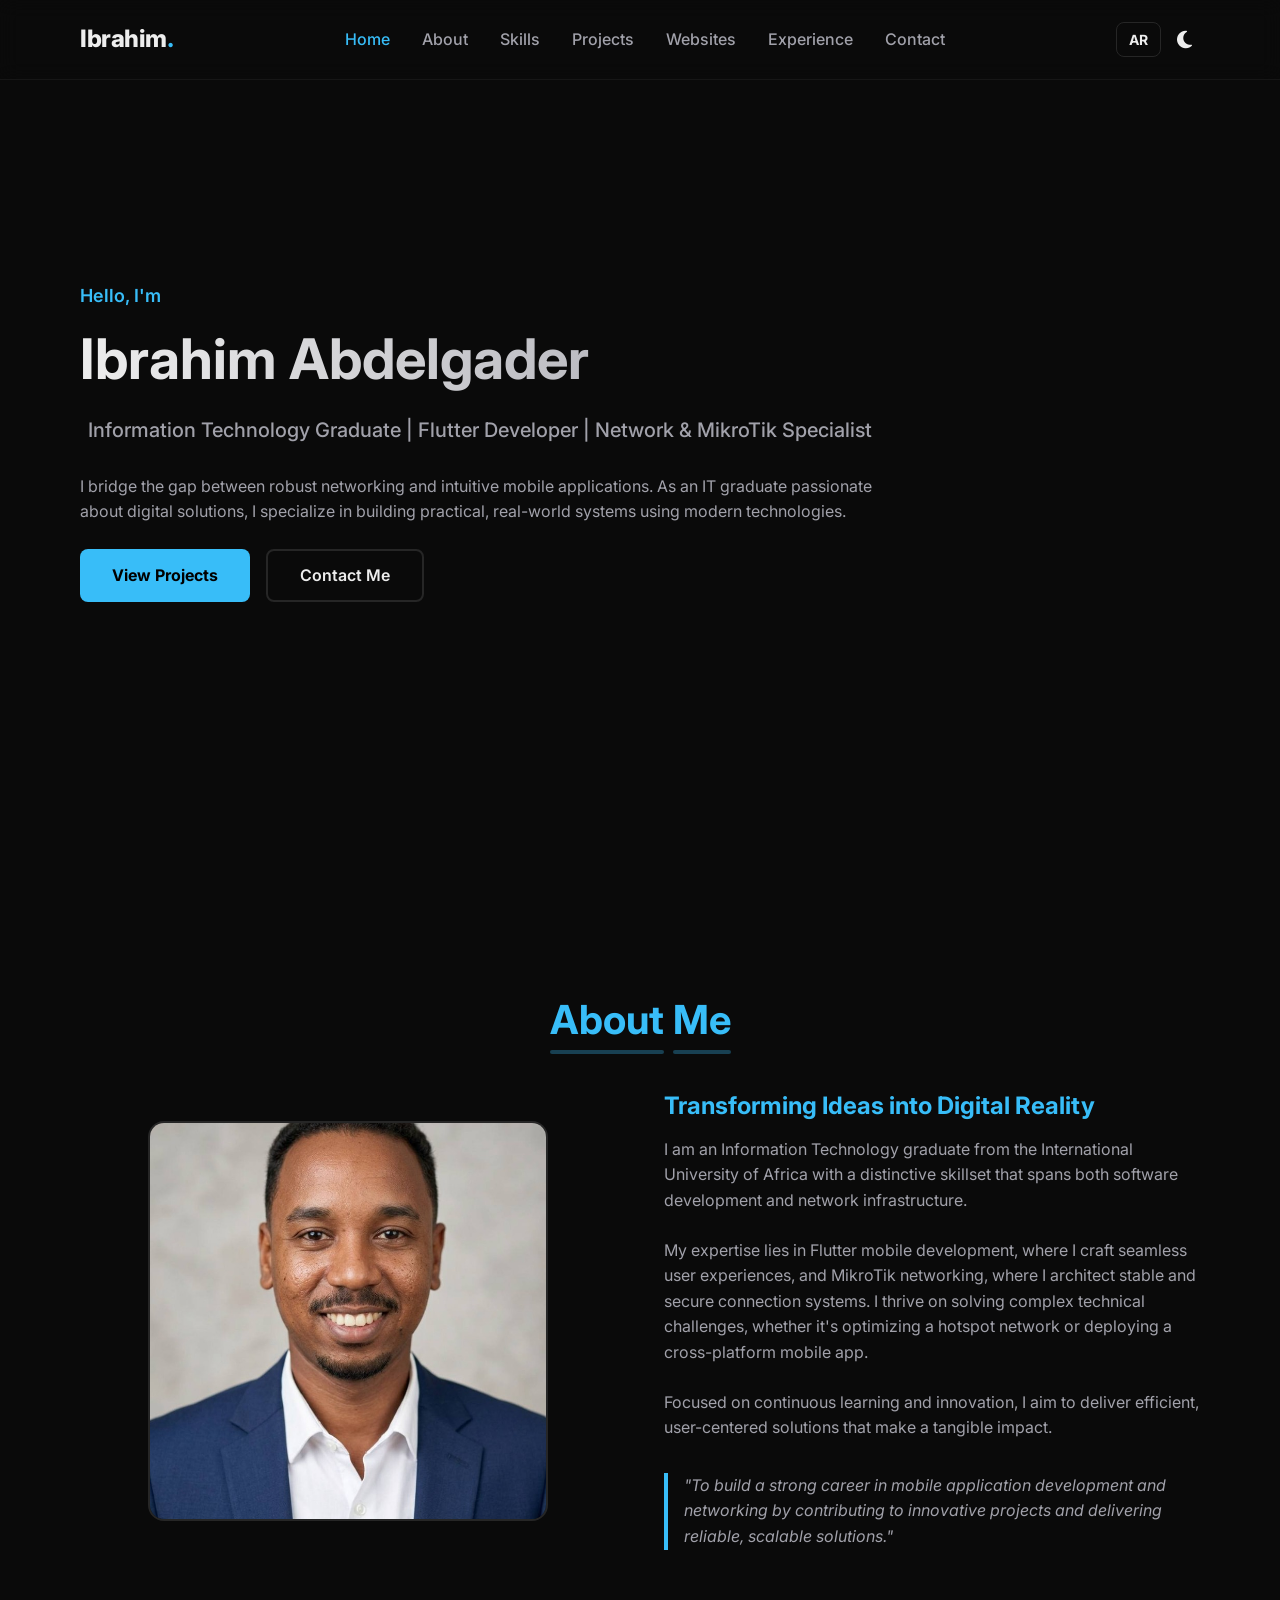
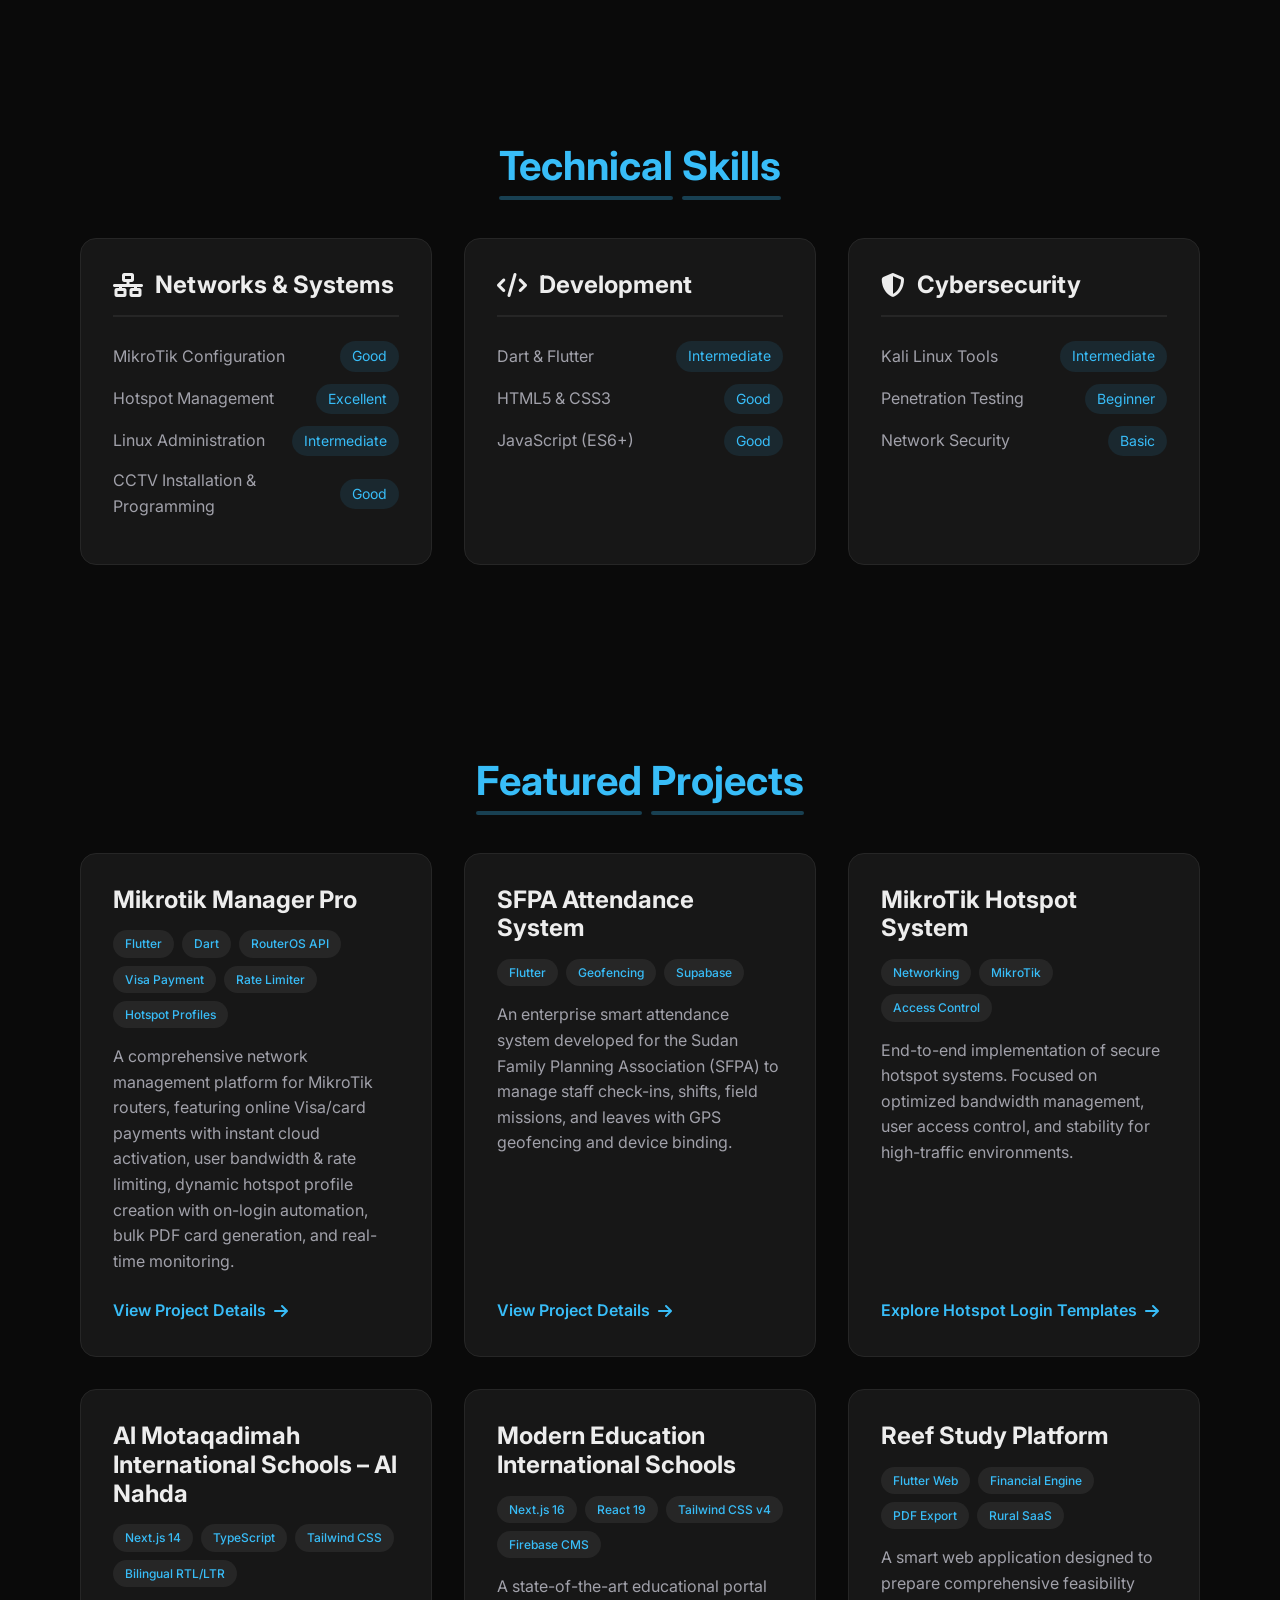
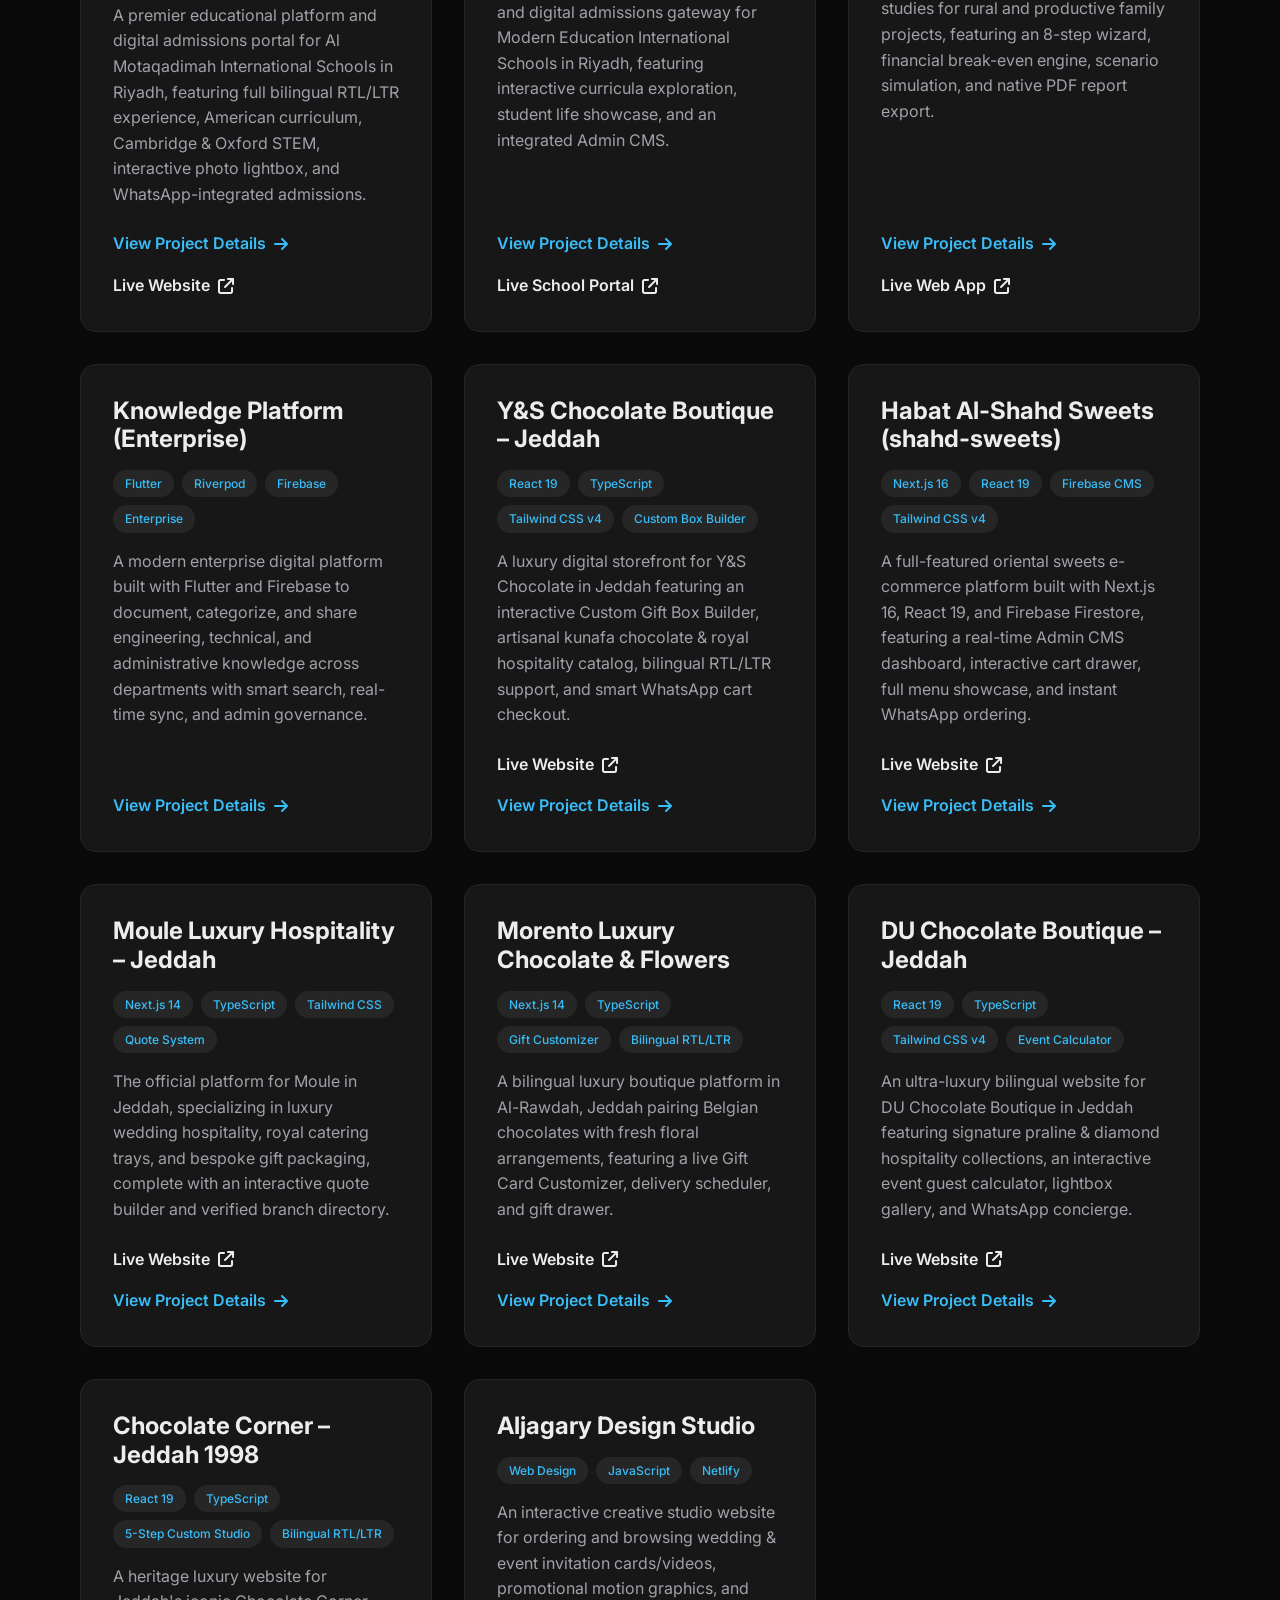
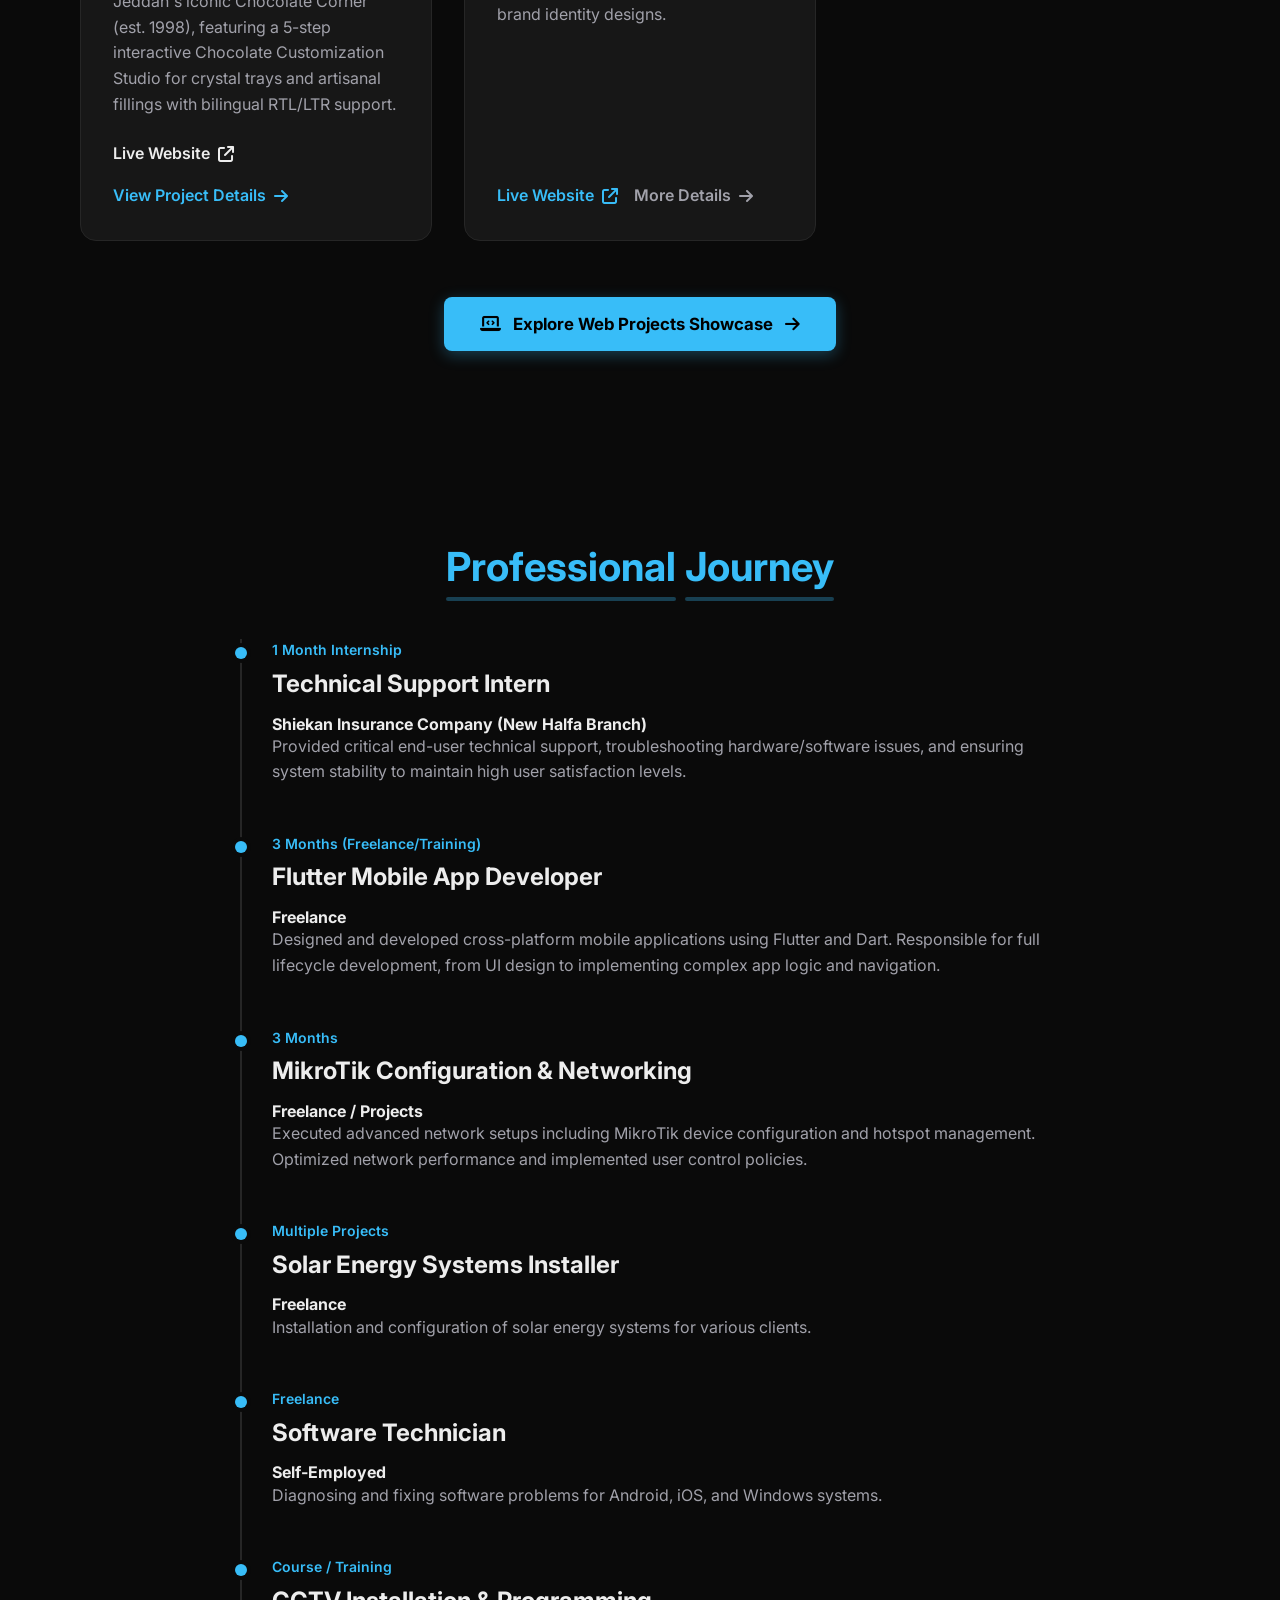
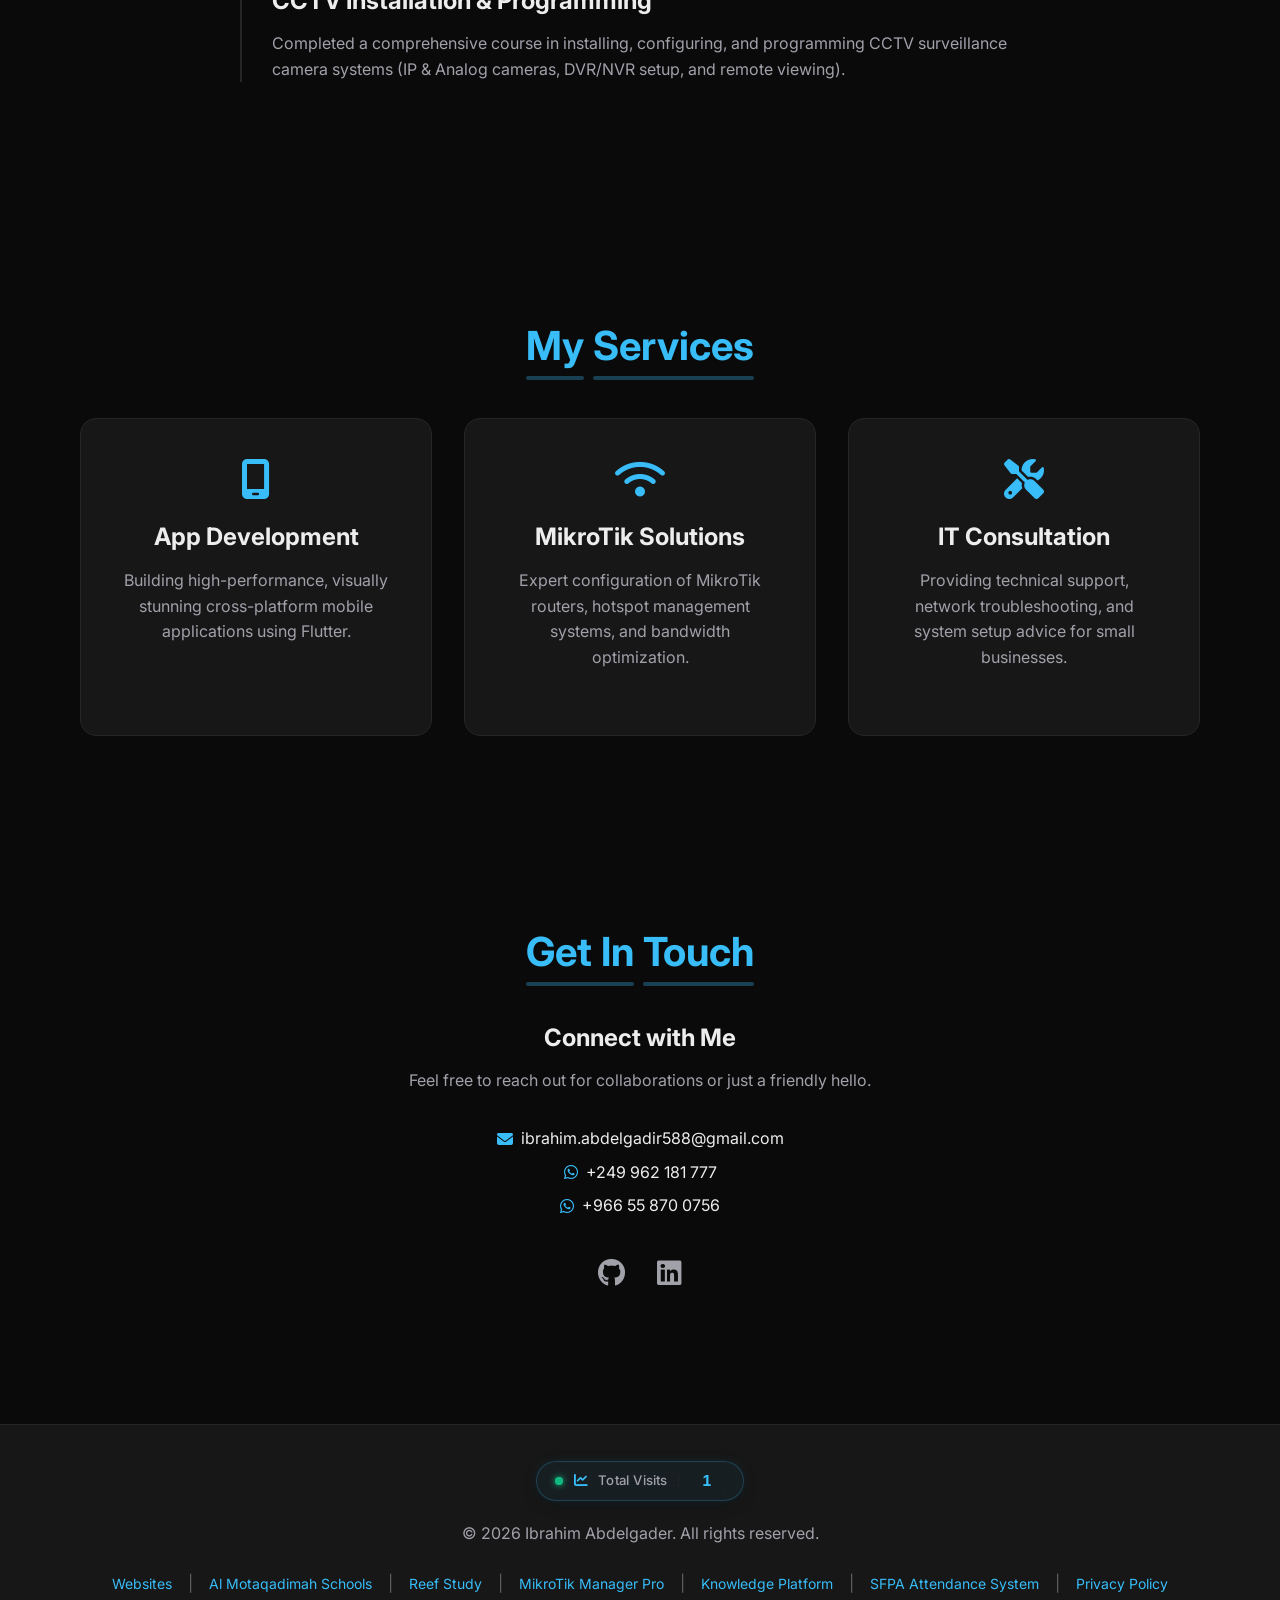
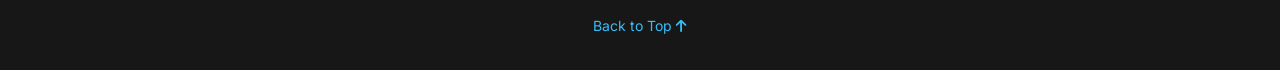
<file: index.html>
<!DOCTYPE html>
<html lang="en" data-theme="dark">

<head>
    <meta charset="UTF-8">
    <meta name="viewport" content="width=device-width, initial-scale=1.0">
    <meta name="google-site-verification" content="9S3MYwOYQHIgkdlfTBo-XeQFsOwgO8a2KJ5LMAEFX1c" />
    <meta name="robots" content="index, follow, max-image-preview:large, max-snippet:-1, max-video-preview:-1">
    <meta name="description"
        content="الموقع الرسمي للمطور إبراهيم عبدالقادر (Ibrahim Abdelgadir / Abdelgader) - مطور تطبيقات فلاتر (Flutter Developer)، خبير شبكات مايكروتك (MikroTik)، وتصميم مواقع الويب والحلول الذكية. استعرض المشاريع والخبرات والتطبيقات.">
    <meta name="keywords"
        content="ابراهيم عبدالقادر, إبراهيم عبدالقادر, ابراهيم عبد القادر, إبراهيم عبد القادر, ابراهيم عبدالقادر برمجة, ابراهيم عبدالقادر فلاتر, ابراهيم عبدالقادر مايكروتك, Ibrahim Abdelgadir, Ibrahim Abdelgader, Ibrahim588, Ibrahim588 GitHub, Ibrahim Abdelgader LinkedIn, Flutter Developer, Network Specialist, MikroTik, صفحات تسجيل الدخول, صفحات هوتسبوت, مطور فلاتر, مبرمج تطبيقات, هندسة شبكات, تصميم مواقع ويب, معرض مواقع الويب">
    <meta name="author" content="Ibrahim Abdelgader (Ibrahim588) - إبراهيم عبدالقادر">
    <link rel="canonical" href="https://ibrahim-abdelgader.vercel.app/">

    <!-- Open Graph / Facebook -->
    <meta property="og:type" content="website">
    <meta property="og:url" content="https://ibrahim-abdelgader.vercel.app/">
    <meta property="og:title" content="إبراهيم عبدالقادر | مطور تطبيقات فلاتر وخبير شبكات - Ibrahim Abdelgader">
    <meta property="og:description"
        content="الموقع الرسمي للمطور إبراهيم عبدالقادر (Ibrahim Abdelgader / Ibrahim588) - مطور تطبيقات فلاتر، خبير شبكات مايكروتك، وتصميم الحلول البرمجية الذكية.">
    <meta property="og:image" content="https://ibrahim-abdelgader.vercel.app/img/profile.jpg">

    <!-- Twitter -->
    <meta property="twitter:card" content="summary_large_image">
    <meta property="twitter:url" content="https://ibrahim-abdelgader.vercel.app/">
    <meta property="twitter:title" content="إبراهيم عبدالقادر | مطور تطبيقات فلاتر وخبير شبكات - Ibrahim Abdelgader">
    <meta property="twitter:description"
        content="الموقع الرسمي للمطور إبراهيم عبدالقادر (Ibrahim Abdelgader / Ibrahim588) - مطور تطبيقات فلاتر، خبير شبكات مايكروتك، وتصميم الحلول البرمجية الذكية.">
    <meta property="twitter:image" content="https://ibrahim-abdelgader.vercel.app/img/profile.jpg">

    <title>إبراهيم عبدالقادر | مطور فلاتر وخبير شبكات - Ibrahim Abdelgader (Ibrahim588)</title>

    <!-- Google Fonts -->
    <link rel="preconnect" href="https://fonts.googleapis.com">
    <link rel="preconnect" href="https://fonts.gstatic.com" crossorigin>
    <link href="https://fonts.googleapis.com/css2?family=Inter:wght@300;400;500;600;700;800&display=swap"
        rel="stylesheet">

    <!-- Font Awesome -->
    <link rel="stylesheet" href="https://cdnjs.cloudflare.com/ajax/libs/font-awesome/6.4.0/css/all.min.css">

    <!-- Custom CSS -->
    <link rel="stylesheet" href="css/style.css">

    <!-- Structured Data (JSON-LD) - Rich Snippets for Google -->
    <script type="application/ld+json">
    {
      "@context": "https://schema.org",
      "@type": "Person",
      "name": "Ibrahim Abdelgader",
      "alternateName": [
        "إبراهيم عبدالقادر",
        "ابراهيم عبدالقادر",
        "إبراهيم عبد القادر",
        "ابراهيم عبد القادر",
        "Ibrahim588",
        "Ibrahim Abdelgadir",
        "Ibrahim Abdelgader Flutter Developer",
        "Ibrahim Abdelgader LinkedIn",
        "Ibrahim588 GitHub",
        "Ibrahim Abdelgadir Flutter Developer"
      ],
      "url": "https://ibrahim-abdelgader.vercel.app/",
      "image": "https://ibrahim-abdelgader.vercel.app/img/profile.jpg",
      "jobTitle": "Flutter Developer & Network Specialist",
      "worksFor": {
        "@type": "Organization",
        "name": "Freelance Software & Network Engineer"
      },
      "alumniOf": {
        "@type": "CollegeOrUniversity",
        "name": "International University of Africa"
      },
      "sameAs": [
        "https://github.com/Ibrahim588",
        "https://www.linkedin.com/in/ibrahim-abdelgadir-a41a442bb",
        "https://ibrahim-abdelgader.vercel.app/",
        "http://ibrahim-protfolio.42web.io/"
      ],
      "knowsAbout": [
        "Flutter",
        "Dart",
        "Mobile App Development",
        "MikroTik",
        "Network Engineering",
        "Network Security",
        "Supabase",
        "Firebase",
        "Web Development",
        "Linux Administration",
        "CCTV Installation",
        "إبراهيم عبدالقادر برمجة",
        "ابراهيم عبدالقادر مايكروتك",
        "صفحات هوتسبوت مايكروتك"
      ],
      "description": "مبرمج ومطور تطبيقات فلاتر وخبير شبكات مايكروتك ونظم ذكية - إبراهيم عبدالقادر (Ibrahim Abdelgader / Ibrahim588)."
    }
    </script>
</head>

<body>

    <!-- Navigation -->
    <header class="navbar">
        <div class="container">
            <a href="#" class="logo">Ibrahim<span>.</span></a>

            <nav>
                <ul class="nav-links">
                    <li><a href="#hero" class="nav-link" data-i18n="nav_home">Home</a></li>
                    <li><a href="#about" class="nav-link" data-i18n="nav_about">About</a></li>
                    <li><a href="#skills" class="nav-link" data-i18n="nav_skills">Skills</a></li>
                    <li><a href="#projects" class="nav-link" data-i18n="nav_projects">Projects</a></li>
                    <li><a href="websites.html" class="nav-link" data-i18n="nav_websites">Websites</a></li>
                    <li><a href="#experience" class="nav-link" data-i18n="nav_experience">Experience</a></li>
                    <li><a href="#contact" class="nav-link" data-i18n="nav_contact">Contact</a></li>
                </ul>
            </nav>

            <div style="display: flex; align-items: center; gap: 0.5rem;">
                <button class="lang-toggle" id="lang-toggle" aria-label="Switch Language">
                    EN
                </button>

                <button class="theme-toggle" id="theme-toggle" aria-label="Toggle Dark Mode">
                    <i class="fa-solid fa-moon"></i>
                </button>

                <button class="mobile-menu-btn" id="mobile-menu-btn" aria-label="Open Menu">
                    <i class="fa-solid fa-bars"></i>
                </button>
            </div>
        </div>
    </header>

    <main>
        <!-- Hero Section -->
        <section id="hero" class="hero">
            <div class="container">
                <div class="hero-content">
                    <span class="hero-greeting" data-i18n="hero_greeting">Hello, I'm</span>
                    <h1 class="hero-name" data-i18n="hero_name">Ibrahim Abdelgader</h1>
                    <h2 class="hero-role" data-i18n="hero_role">Information Technology Graduate | Flutter Developer |
                        Network & MikroTik Specialist</h2>
                    <p class="hero-description" data-i18n="hero_description">
                        I bridge the gap between robust networking and intuitive mobile applications. As an IT graduate
                        passionate about digital solutions, I specialize in building practical, real-world systems using
                        modern technologies.
                    </p>
                    <div class="hero-btns">
                        <a href="#projects" class="btn btn-primary" data-i18n="btn_projects">View Projects</a>
                        <a href="#contact" class="btn btn-outline" data-i18n="btn_contact">Contact Me</a>
                    </div>
                </div>
            </div>
        </section>

        <!-- About Section -->
        <section id="about">
            <div class="container">
                <h2 class="section-title"><span data-i18n="section_about">About</span> <span
                        data-i18n="section_me">Me</span></h2>

                <div class="about-content">
                    <div class="about-image">
                        <img src="img/profile.jpg" alt="Ibrahim Abdelgader"
                            style="width: 100%; height: 100%; object-fit: cover;">
                    </div>

                    <div class="about-text">
                        <h3 data-i18n="about_title">Transforming Ideas into Digital Reality</h3>
                        <p data-i18n="about_p1">
                            I am an Information Technology graduate from the International University of Africa with a
                            distinctive skillset that spans both software development and network infrastructure.
                        </p>
                        <p data-i18n="about_p2">
                            My expertise lies in <strong>Flutter mobile development</strong>, where I craft seamless
                            user experiences, and <strong>MikroTik networking</strong>, where I architect stable and
                            secure connection systems. I thrive on solving complex technical challenges, whether it's
                            optimizing a hotspot network or deploying a cross-platform mobile app.
                        </p>
                        <p data-i18n="about_p3">
                            Focused on continuous learning and innovation, I aim to deliver efficient, user-centered
                            solutions that make a tangible impact.
                        </p>

                        <!-- Career Objective highlight -->
                        <div style="margin-top: 2rem; padding-left: 1rem; border-left: 4px solid var(--primary-color);">
                            <p style="font-style: italic; margin-bottom: 0;" data-i18n="about_career_objective">
                                "To build a strong career in mobile application development and networking by
                                contributing to innovative projects and delivering reliable, scalable solutions."
                            </p>
                        </div>
                    </div>
                </div>
            </div>
        </section>

        <!-- Skills Section -->
        <section id="skills">
            <div class="container">
                <h2 class="section-title"><span data-i18n="section_technical">Technical</span> <span
                        data-i18n="section_skills">Skills</span></h2>

                <div class="skills-grid">
                    <!-- Networks -->
                    <div class="skill-category">
                        <h3><i class="fa-solid fa-network-wired"></i> <span data-i18n="skill_cat_networks">Networks & Systems</span>
                        </h3>
                        <ul class="skill-list">
                            <li>
                                <span data-i18n="skill_mikro">MikroTik Configuration</span>
                                <span class="skill-level" data-i18n="level_good">Good</span>
                            </li>
                            <li>
                                <span data-i18n="skill_hotspot">Hotspot Management</span>
                                <span class="skill-level" data-i18n="level_excellent">Excellent</span>
                            </li>
                            <li>
                                <span data-i18n="skill_linux">Linux Administration</span>
                                <span class="skill-level" data-i18n="level_intermediate">Intermediate</span>
                            </li>
                            <li>
                                <span data-i18n="skill_cctv">CCTV Installation & Programming</span>
                                <span class="skill-level" data-i18n="level_good">Good</span>
                            </li>
                        </ul>
                    </div>

                    <!-- Programming -->
                    <div class="skill-category">
                        <h3><i class="fa-solid fa-code"></i> <span data-i18n="skill_cat_dev">Development</span></h3>
                        <ul class="skill-list">
                            <li>
                                <span data-i18n="skill_flutter">Dart & Flutter</span>
                                <span class="skill-level" data-i18n="level_intermediate">Intermediate</span>
                            </li>
                            <li>
                                <span data-i18n="skill_web">HTML5 & CSS3</span>
                                <span class="skill-level" data-i18n="level_good">Good</span>
                            </li>
                            <li>
                                <span data-i18n="skill_js">JavaScript (ES6+)</span>
                                <span class="skill-level" data-i18n="level_good">Good</span>
                            </li>
                        </ul>
                    </div>

                    <!-- Cybersecurity -->
                    <div class="skill-category">
                        <h3><i class="fa-solid fa-shield-halved"></i> <span data-i18n="skill_cat_cyber">Cybersecurity</span></h3>
                        <ul class="skill-list">
                            <li>
                                <span data-i18n="skill_kali">Kali Linux Tools</span>
                                <span class="skill-level" data-i18n="level_intermediate">Intermediate</span>
                            </li>
                            <li>
                                <span data-i18n="skill_pentest">Penetration Testing</span>
                                <span class="skill-level" data-i18n="level_beginner">Beginner</span>
                            </li>
                            <li>
                                <span data-i18n="skill_netsec">Network Security</span>
                                <span class="skill-level" data-i18n="level_basic">Basic</span>
                            </li>
                        </ul>
                    </div>
                </div>
            </div>
        </section>

        <!-- Projects Section -->
        <section id="projects">
            <div class="container">
                <h2 class="section-title"><span data-i18n="section_featured">Featured</span> <span
                        data-i18n="section_projects">Projects</span></h2>

                <div class="projects-grid">
                    <!-- Project 1 -->
                    <article class="project-card">
                        <div class="project-content">
                            <h3 data-i18n="proj_1_title">Mikrotik Manager Pro</h3>
                            <div class="project-tags">
                                <span class="tag">Flutter</span>
                                <span class="tag">Dart</span>
                                <span class="tag">RouterOS API</span>
                                <span class="tag">Visa Payment</span>
                                <span class="tag">Rate Limiter</span>
                                <span class="tag">Hotspot Profiles</span>
                            </div>
                            <p data-i18n="proj_1_desc">
                                المنظومة الاحترافية لإدارة شبكات MikroTik، تدعم الدفع المباشر بالفيزا والبطاقات البنكية، تحديد السرعات (Rate Limiting)، إنشاء بروفايلات الهوتسبوت وسكربت On-Login، وتوليد وطباعة كروت PDF بالجملة.
                            </p>
                            <a href="project-mikrotik.html" class="project-link"><span data-i18n="btn_view_project">عرض تفاصيل
                                المشروع</span> <i class="fa-solid fa-arrow-right"></i></a>
                        </div>
                    </article>

<!-- Project 2: SFPA Attendance -->
                    <article class="project-card">
                        <div class="project-content">
                            <h3 data-i18n="proj_2_title">SFPA Attendance System</h3>
                            <div class="project-tags">
                                <span class="tag">Flutter</span>
                                <span class="tag">Geofencing</span>
                                <span class="tag">Supabase</span>
                            </div>
                            <p data-i18n="proj_2_desc">
                                An enterprise smart attendance system developed for the Sudan Family Planning Association (SFPA) to manage staff check-ins, shifts, field missions, and leaves with GPS geofencing and device binding.
                            </p>
                            <a href="fcp-attendance.html" class="project-link">
                                <span data-i18n="btn_view_project">عرض تفاصيل المشروع</span> <i class="fa-solid fa-arrow-right"></i>
                            </a>
                        </div>
                    </article>

                    <!-- Project 3 -->
                    <article class="project-card">
                        <div class="project-content">
                            <h3 data-i18n="proj_3_title">MikroTik Hotspot System</h3>
                            <div class="project-tags">
                                <span class="tag">Networking</span>
                                <span class="tag">MikroTik</span>
                                <span class="tag">Access Control</span>
                            </div>
                            <p data-i18n="proj_3_desc">
                                End-to-end implementation of secure hotspot systems. Focused on optimized bandwidth
                                management, user access control, and stability for high-traffic environments.
                            </p>
                            <a href="hotspot-templates.html" class="project-link"><span data-i18n="btn_hotspot_templates">استعراض واجهات وقوالب تسجيل الدخول</span> <i
                                    class="fa-solid fa-arrow-right"></i></a>
                        </div>
                    </article>

                                                                                      <!-- Project: Al Motaqadimah International Schools -->
                        <article class="project-card">
                            <div class="project-content">
                                <h3 data-i18n="proj_motaqadimah_title">Al Motaqadimah International Schools</h3>
                                <div class="project-tags">
                                    <span class="tag">Next.js 14</span>
                                    <span class="tag">TypeScript</span>
                                    <span class="tag">Tailwind CSS</span>
                                    <span class="tag">Bilingual RTL/LTR</span>
                                </div>
                                <p data-i18n="proj_motaqadimah_desc">
                                    A premier educational platform and digital admissions portal for Al Motaqadimah International Schools (Al Nahda Branch, Riyadh), featuring bilingual experience, American curriculum, Cambridge/Oxford STEM, and WhatsApp-integrated admissions.
                                </p>
                                <div style="display: flex; gap: 1rem; flex-wrap: wrap; margin-top: auto;">
                                    <a href="motaqadimah-nahda.html" class="project-link">
                                        <span data-i18n="btn_view_project">عرض تفاصيل المشروع</span> <i class="fa-solid fa-arrow-right"></i>
                                    </a>
                                    <a href="http://localhost:3000" target="_blank" rel="noopener noreferrer" class="project-link" style="color: var(--accent);">
                                        <span data-i18n="btn_visit_site">معاينة الموقع الحي</span> <i class="fa-solid fa-arrow-up-right-from-square"></i>
                                    </a>
                                </div>
                            </div>
                        </article>

                                <!-- Project: Modern Education International Schools -->
                      <article class="project-card">
                          <div class="project-content">
                              <h3 data-i18n="proj_meis_title">Modern Education International Schools</h3>
                              <div class="project-tags">
                                  <span class="tag">Next.js 16</span>
                                  <span class="tag">React 19</span>
                                  <span class="tag">Tailwind CSS v4</span>
                                  <span class="tag">Firebase CMS</span>
                              </div>
                              <p data-i18n="proj_meis_desc">
                                  A state-of-the-art educational portal and digital admissions gateway for Modern Education International Schools in Riyadh, featuring interactive curricula exploration, student life showcase, and an integrated Admin CMS.
                              </p>
                              <div style="display: flex; gap: 1rem; flex-wrap: wrap; margin-top: auto;">
                                  <a href="modern-education.html" class="project-link">
                                      <span data-i18n="btn_view_project">عرض تفاصيل المشروع</span> <i class="fa-solid fa-arrow-right"></i>
                                  </a>
                                  <a href="https://meis.edu.sa" target="_blank" rel="noopener noreferrer" class="project-link" style="color: var(--accent);">
                                      <span data-i18n="btn_school_portal">بوابة المدرسة الحية</span> <i class="fa-solid fa-arrow-up-right-from-square"></i>
                                  </a>
                              </div>
                          </div>
                      </article>

<!-- Project: Reef Study Platform -->
                    <article class="project-card">
                        <div class="project-content">
                            <h3 data-i18n="proj_reef_title">Reef Study Platform</h3>
                            <div class="project-tags">
                                <span class="tag">Flutter Web</span>
                                <span class="tag">Financial Engine</span>
                                <span class="tag">PDF Export</span>
                                <span class="tag">Rural SaaS</span>
                            </div>
                            <p data-i18n="proj_reef_desc">
                                A smart web application designed to prepare comprehensive feasibility studies for rural and productive family projects, featuring an 8-step wizard, financial break-even engine, scenario simulation, and native PDF report export.
                            </p>
                            <div style="display: flex; gap: 1rem; flex-wrap: wrap; margin-top: auto;">
                                <a href="reef-study.html" class="project-link">
                                    <span data-i18n="btn_view_project">عرض تفاصيل المشروع</span> <i class="fa-solid fa-arrow-right"></i>
                                </a>
                                <a href="https://reef-study-app.web.app/" target="_blank" rel="noopener noreferrer" class="project-link" style="color: var(--accent);">
                                    <span data-i18n="btn_live_webapp">تطبيق الويب الحي</span> <i class="fa-solid fa-arrow-up-right-from-square"></i>
                                </a>
                            </div>
                        </div>
                    </article>

                      <!-- Project 4: Knowledge Platform -->
                    <article class="project-card">
                        <div class="project-content">
                            <h3 data-i18n="proj_4_title">Knowledge Platform App</h3>
                            <div class="project-tags">
                                <span class="tag">Flutter</span>
                                <span class="tag">Riverpod</span>
                                <span class="tag">Firebase</span>
                                <span class="tag">Enterprise</span>
                            </div>
                            <p data-i18n="proj_4_desc">
                                A modern enterprise digital platform built with Flutter and Firebase to document, categorize, and share engineering, technical, and administrative knowledge across departments with smart search, real-time sync, and admin governance.
                            </p>
                            <a href="knowledge-platform.html" class="project-link">
                                <span data-i18n="btn_view_project">عرض تفاصيل المشروع</span> <i class="fa-solid fa-arrow-right"></i>
                            </a>
                        </div>
                    </article>

                    <!-- Project: Y&S CHOCOLATE -->
                    <article class="project-card">
                        <div class="project-content">
                            <h3 data-i18n="proj_ys_title">Y&amp;S Chocolate Boutique</h3>
                            <div class="project-tags">
                                <span class="tag">React 19</span>
                                <span class="tag">TypeScript</span>
                                <span class="tag">Tailwind CSS v4</span>
                                <span class="tag">Custom Box Builder</span>
                            </div>
                            <p data-i18n="proj_ys_desc">
                                موقع ومتجر رقمي فاخر لعلامة Y&amp;S Chocolate بجدة، يضم مصمم بوكسات الهدايا التفاعلي، كتالوج الشوكولاتة وألواح الكنافة وصواني الضيافة، وسلة طلبات ذكية مرتبطة بالواتساب مع دعم اللغتين.
                            </p>
                            <div style="display: flex; gap: 1rem; flex-wrap: wrap; margin-top: auto;">
                                <a href="demos/ys-chocolate/index.html" target="_blank" rel="noopener noreferrer"
                                    class="project-link" style="color: var(--accent);">
                                    <span data-i18n="btn_visit_site">زيارة الموقع الحي</span> <i
                                        class="fa-solid fa-arrow-up-right-from-square"></i>
                                </a>
                                <a href="websites.html" class="project-link">
                                    <span data-i18n="btn_view_project">عرض تفاصيل المشروع</span> <i class="fa-solid fa-arrow-right"></i>
                                </a>
                            </div>
                        </div>
                    </article>

                    <!-- Project: Habat Al-Shahd Sweets (shahd-sweets) -->
                    <article class="project-card">
                        <div class="project-content">
                            <h3 data-i18n="proj_shahd_title">Habat Al-Shahd Sweets (حلويات حبات الشهد)</h3>
                            <div class="project-tags">
                                <span class="tag">Next.js 16</span>
                                <span class="tag">React 19</span>
                                <span class="tag">Firebase CMS</span>
                                <span class="tag">Tailwind CSS v4</span>
                            </div>
                            <p data-i18n="proj_shahd_desc">
                                منصة تجارة إلكترونية متكاملة لعلامة حلويات حبات الشهد للحلويات الشرقية الفاخرة، مزودة بلوحة تحكم إدارية سحابية (Admin CMS) عبر Firebase Firestore، سلة تسوق تفاعلية، وطلب فوري عبر الواتساب.
                            </p>
                            <div style="display: flex; gap: 1rem; flex-wrap: wrap; margin-top: auto;">
                                <a href="https://habat-al-shahd-web.vercel.app" target="_blank" rel="noopener noreferrer"
                                    class="project-link" style="color: var(--accent);">
                                    <span data-i18n="btn_visit_site">زيارة الموقع الحي</span> <i
                                        class="fa-solid fa-arrow-up-right-from-square"></i>
                                </a>
                                <a href="websites.html" class="project-link">
                                    <span data-i18n="btn_view_project">عرض تفاصيل المشروع</span> <i class="fa-solid fa-arrow-right"></i>
                                </a>
                            </div>
                        </div>
                    </article>

                    <!-- Project: Moule -->
                    <article class="project-card">
                        <div class="project-content">
                            <h3 data-i18n="proj_moule_title">Moule Luxury Hospitality (موليه للضيافة)</h3>
                            <div class="project-tags">
                                <span class="tag">Next.js 14</span>
                                <span class="tag">TypeScript</span>
                                <span class="tag">Tailwind CSS</span>
                                <span class="tag">Quote System</span>
                            </div>
                            <p data-i18n="proj_moule_desc">
                                الموقع الرسمي لعلامة موليه (Moule) في جدة المتخصصة في ضيافات الأفراح الكبرى وتنسيق الهدايا والتغليف الفاخر، مع كتالوج المجموعات الملكية ونظام طلب عروض الأسعار المرتبط بالواتساب.
                            </p>
                            <div style="display: flex; gap: 1rem; flex-wrap: wrap; margin-top: auto;">
                                <a href="https://moule-six.vercel.app" target="_blank" rel="noopener noreferrer"
                                    class="project-link" style="color: var(--accent);">
                                    <span data-i18n="btn_visit_site">زيارة الموقع الحي</span> <i
                                        class="fa-solid fa-arrow-up-right-from-square"></i>
                                </a>
                                <a href="websites.html" class="project-link">
                                    <span data-i18n="btn_view_project">عرض تفاصيل المشروع</span> <i class="fa-solid fa-arrow-right"></i>
                                </a>
                            </div>
                        </div>
                    </article>

                    <!-- Project: Morento -->
                    <article class="project-card">
                        <div class="project-content">
                            <h3 data-i18n="proj_morento_title">Morento Chocolate &amp; Flowers (بوتيك مورينتو)</h3>
                            <div class="project-tags">
                                <span class="tag">Next.js 14</span>
                                <span class="tag">TypeScript</span>
                                <span class="tag">Gift Customizer</span>
                                <span class="tag">Bilingual RTL/LTR</span>
                            </div>
                            <p data-i18n="proj_morento_desc">
                                متجر إلكتروني فاخر ثنائي اللغة لبوتيك مورينتو بحي الروضة في جدة، يجمع بين الشوكولاتة البلجيكية وتنسيقات الورد الطبيعي مع محرك تخصيص بطاقة الإهداء وحجز موعد التوصيل.
                            </p>
                            <div style="display: flex; gap: 1rem; flex-wrap: wrap; margin-top: auto;">
                                <a href="https://morento-chi.vercel.app" target="_blank" rel="noopener noreferrer"
                                    class="project-link" style="color: var(--accent);">
                                    <span data-i18n="btn_visit_site">زيارة الموقع الحي</span> <i
                                        class="fa-solid fa-arrow-up-right-from-square"></i>
                                </a>
                                <a href="websites.html" class="project-link">
                                    <span data-i18n="btn_view_project">عرض تفاصيل المشروع</span> <i class="fa-solid fa-arrow-right"></i>
                                </a>
                            </div>
                        </div>
                    </article>

                    <!-- Project: DU Chocolate Boutique -->
                    <article class="project-card">
                        <div class="project-content">
                            <h3 data-i18n="proj_du_title">DU Chocolate Boutique (بوتيك ديو للشوكولاتة)</h3>
                            <div class="project-tags">
                                <span class="tag">React 19</span>
                                <span class="tag">TypeScript</span>
                                <span class="tag">Tailwind CSS v4</span>
                                <span class="tag">Event Calculator</span>
                            </div>
                            <p data-i18n="proj_du_desc">
                                موقع فاخر لبوتيك ديو للشوكولاتة البلجيكية والضيافة في جدة، يشتمل على كتالوج البرالين والصواني الماسية، حاسبة تفاعلية لحجز ضيافة المناسبات والأفراح، ودعم كامل للغتين.
                            </p>
                            <div style="display: flex; gap: 1rem; flex-wrap: wrap; margin-top: auto;">
                                <a href="https://du-chocolate-boutique.vercel.app" target="_blank" rel="noopener noreferrer"
                                    class="project-link" style="color: var(--accent);">
                                    <span data-i18n="btn_visit_site">زيارة الموقع الحي</span> <i
                                        class="fa-solid fa-arrow-up-right-from-square"></i>
                                </a>
                                <a href="websites.html" class="project-link">
                                    <span data-i18n="btn_view_project">عرض تفاصيل المشروع</span> <i class="fa-solid fa-arrow-right"></i>
                                </a>
                            </div>
                        </div>
                    </article>

                    <!-- Project: Chocolate Corner -->
                    <article class="project-card">
                        <div class="project-content">
                            <h3 data-i18n="proj_cc_title">Chocolate Corner 1998 (ركن الشوكولاتة)</h3>
                            <div class="project-tags">
                                <span class="tag">React 19</span>
                                <span class="tag">TypeScript</span>
                                <span class="tag">5-Step Custom Studio</span>
                                <span class="tag">Bilingual RTL/LTR</span>
                            </div>
                            <p data-i18n="proj_cc_desc">
                                موقع بوتيك ركن الشوكولاتة العريق في جدة منذ عام 1998م، يتميز باستوديو تخصيص الشوكولاتة التفاعلي من 5 خطوات لاختيار الصينية الكريستالية والحشوات الحرفية والتغليف، مع ربط فوري بالواتساب.
                            </p>
                            <div style="display: flex; gap: 1rem; flex-wrap: wrap; margin-top: auto;">
                                <a href="demos/chocolate-corner/index.html" target="_blank" rel="noopener noreferrer"
                                    class="project-link" style="color: var(--accent);">
                                    <span data-i18n="btn_visit_site">زيارة الموقع الحي</span> <i
                                        class="fa-solid fa-arrow-up-right-from-square"></i>
                                </a>
                                <a href="websites.html" class="project-link">
                                    <span data-i18n="btn_view_project">عرض تفاصيل المشروع</span> <i class="fa-solid fa-arrow-right"></i>
                                </a>
                            </div>
                        </div>
                    </article>

                    <!-- Project 5: Aljagary Design Studio -->
                    <article class="project-card">
                        <div class="project-content">
                            <h3 data-i18n="proj_aljagary_title">Aljagary Design Studio</h3>
                            <div class="project-tags">
                                <span class="tag">Web Design</span>
                                <span class="tag">JavaScript</span>
                                <span class="tag">Netlify</span>
                            </div>
                            <p data-i18n="proj_aljagary_desc">
                                موقع استوديو الجقري للتصميم لطلب وتصفح كروت وفيديوهات دعوات الزفاف والمناسبات،
                                الفيديوهات الإعلانية والموشن جرافيك مع واجهة تفاعلية مبتكرة.
                            </p>
                            <div style="display: flex; gap: 1rem; flex-wrap: wrap; margin-top: auto;">
                                <a href="https://aljagary-studio.netlify.app/" target="_blank" rel="noopener noreferrer"
                                    class="project-link">
                                    <span data-i18n="btn_visit_site">زيارة الموقع الحي</span> <i
                                        class="fa-solid fa-arrow-up-right-from-square"></i>
                                </a>
                                <a href="websites.html" class="project-link" style="color: var(--text-secondary);">
                                    <span data-i18n="btn_more_details">المزيد من التفاصيل</span> <i class="fa-solid fa-arrow-right"></i>
                                </a>
                            </div>
                        </div>
                    </article>
                </div>

                <div style="text-align: center; margin-top: 3.5rem;">
                    <a href="websites.html" class="btn btn-primary"
                        style="padding: 0.85rem 2.25rem; font-size: 1.05rem; gap: 0.75rem; box-shadow: 0 4px 15px rgba(56, 189, 248, 0.3);">
                        <i class="fa-solid fa-laptop-code"></i>
                        <span data-i18n="btn_explore_websites">Explore Web Projects Showcase</span>
                        <i class="fa-solid fa-arrow-right"></i>
                    </a>
                </div>
            </div>
        </section>

        <!-- Experience Section -->
        <section id="experience">
            <div class="container">
                <h2 class="section-title"><span data-i18n="section_professional">Professional</span> <span
                        data-i18n="section_journey">Journey</span></h2>

                <div class="timeline">
                    <!-- Item 1 -->
                    <div class="timeline-item">
                        <div class="timeline-dot"></div>
                        <span class="period" data-i18n="exp_1_period">1 Month Internship</span>
                        <h3 data-i18n="exp_1_role">Technical Support Intern</h3>
                        <h4 data-i18n="exp_1_company">Shiekan Insurance Company (New Halfa Branch)</h4>
                        <p data-i18n="exp_1_desc">
                            Provided critical end-user technical support, troubleshooting hardware/software issues, and
                            ensuring system stability to maintain high user satisfaction levels.
                        </p>
                    </div>

                    <!-- Item 2 -->
                    <div class="timeline-item">
                        <div class="timeline-dot"></div>
                        <span class="period" data-i18n="exp_2_period">3 Months (Freelance/Training)</span>
                        <h3 data-i18n="exp_2_role">Flutter Mobile App Developer</h3>
                        <h4 data-i18n="exp_2_company">Freelance</h4>
                        <p data-i18n="exp_2_desc">
                            Designed and developed cross-platform mobile applications using Flutter and Dart.
                            Responsible for full lifecycle development, from UI design to implementing complex app logic
                            and navigation.
                        </p>
                    </div>

                    <!-- Item 3 -->
                    <div class="timeline-item">
                        <div class="timeline-dot"></div>
                        <span class="period" data-i18n="exp_3_period">6 Months</span>
                        <h3 data-i18n="exp_3_role">MikroTik Configuration & Networking</h3>
                        <h4 data-i18n="exp_3_company">Freelance / Projects</h4>
                        <p data-i18n="exp_3_desc">
                            Executed advanced network setups including MikroTik device configuration and hotspot
                            management. Optimized network performance and implemented user control policies.
                        </p>
                    </div>

                    <!-- Item 4 -->
                    <div class="timeline-item">
                        <div class="timeline-dot"></div>
                        <span class="period" data-i18n="exp_4_period">Multiple Projects</span>
                        <h3 data-i18n="exp_4_role">Solar Energy Systems Installer</h3>
                        <h4 data-i18n="exp_4_company">Freelance</h4>
                        <p data-i18n="exp_4_desc">
                            Installation and configuration of solar energy systems for various clients.
                        </p>
                    </div>

                    <!-- Item 5 -->
                    <div class="timeline-item">
                        <div class="timeline-dot"></div>
                        <span class="period" data-i18n="exp_5_period">Freelance</span>
                        <h3 data-i18n="exp_5_role">Software Technician</h3>
                        <h4 data-i18n="exp_5_company">Self-Employed</h4>
                        <p data-i18n="exp_5_desc">
                            Diagnosing and fixing software problems for Android, iOS, and Windows systems.
                        </p>
                    </div>

                    <!-- Item 6 -->
                    <div class="timeline-item">
                        <div class="timeline-dot"></div>
                        <span class="period" data-i18n="exp_6_period">Course / Training</span>
                        <h3 data-i18n="exp_6_role">CCTV Installation & Programming</h3>
                        <p data-i18n="exp_6_desc">
                            Completed a comprehensive course in installing, configuring, and programming CCTV
                            surveillance camera systems (IP & Analog cameras, DVR/NVR setup, and remote viewing).
                        </p>
                    </div>
                </div>
            </div>
        </section>

        <!-- Services Section -->
        <section id="services">
            <div class="container">
                <h2 class="section-title"><span data-i18n="section_my">My</span> <span
                        data-i18n="section_services">Services</span></h2>

                <div class="services-grid">
                    <div class="service-card">
                        <i class="fa-solid fa-mobile-screen service-icon"></i>
                        <h3 data-i18n="serv_1_title">App Development</h3>
                        <p data-i18n="serv_1_desc">Building high-performance, visually stunning cross-platform mobile
                            applications using
                            Flutter.</p>
                    </div>

                    <div class="service-card">
                        <i class="fa-solid fa-wifi service-icon"></i>
                        <h3 data-i18n="serv_2_title">MikroTik Solutions</h3>
                        <p data-i18n="serv_2_desc">Expert configuration of MikroTik routers, hotspot management systems,
                            and bandwidth
                            optimization.</p>
                    </div>

                    <div class="service-card">
                        <i class="fa-solid fa-screwdriver-wrench service-icon"></i>
                        <h3 data-i18n="serv_3_title">IT Consultation</h3>
                        <p data-i18n="serv_3_desc">Providing technical support, network troubleshooting, and system
                            setup advice for small
                            businesses.</p>
                    </div>
                </div>
            </div>
        </section>

        <!-- Contact Section -->
        <section id="contact">
            <div class="container">
                <h2 class="section-title"><span data-i18n="section_get_in">Get In</span> <span
                        data-i18n="section_touch">Touch</span></h2>

                <div class="contact-container">
                    <div style="text-align: center;">
                        <h3 data-i18n="contact_connect">Connect with Me</h3>
                        <p style="margin-bottom: 2rem;" data-i18n="contact_message">Feel free to reach out for
                            collaborations or just a friendly hello.</p>

                        <!-- Added Contact Info -->
                        <div class="direct-contact"
                            style="margin-bottom: 2rem; display: flex; flex-direction: column; gap: 0.5rem; align-items: center;">
                            <a href="mailto:ibrahim.abdelgadir588@gmail.com"
                                style="display: flex; align-items: center; gap: 0.5rem; color: var(--text-primary); transition: color 0.2s;">
                                <i class="fa-solid fa-envelope" style="color: var(--primary-color);"></i>
                                ibrahim.abdelgadir588@gmail.com
                            </a>
                            <a href="https://wa.me/249962181777" target="_blank"
                                style="display: flex; align-items: center; gap: 0.5rem; color: var(--text-primary); transition: color 0.2s;">
                                <i class="fa-brands fa-whatsapp" style="color: var(--primary-color);"></i>
                                +249 962 181 777
                            </a>
                            <a href="https://wa.me/966558700756" target="_blank"
                                style="display: flex; align-items: center; gap: 0.5rem; color: var(--text-primary); transition: color 0.2s;">
                                <i class="fa-brands fa-whatsapp" style="color: var(--primary-color);"></i>
                                +966 55 870 0756
                            </a>
                        </div>

                        <div class="social-links">
                            <a href="https://github.com/Ibrahim588" target="_blank" class="social-icon"
                                aria-label="GitHub - Ibrahim588" title="GitHub: Ibrahim588"><i class="fa-brands fa-github"></i></a>
                            <a href="https://www.linkedin.com/in/ibrahim-abdelgadir-a41a442bb" target="_blank"
                                class="social-icon" aria-label="LinkedIn - Ibrahim Abdelgader" title="LinkedIn: Ibrahim Abdelgader"><i class="fa-brands fa-linkedin"></i></a>
                        </div>
                    </div>
                </div>
            </div>
        </section>
    </main>

    <!-- Footer -->
    <footer>
        <div class="container">
            <!-- Visitor Counter Badge -->
            <div class="visitor-counter-wrapper">
                <div class="visitor-counter-card" title="إحصائيات زيارات الموقع | Website Traffic Analytics">
                    <span class="visitor-pulse" aria-hidden="true">
                        <span class="visitor-pulse-dot"></span>
                        <span class="visitor-pulse-ring"></span>
                    </span>
                    <i class="fa-solid fa-chart-line visitor-icon" aria-hidden="true"></i>
                    <span class="visitor-label" data-i18n="visitor_counter_label">إجمالي الزيارات</span>
                    <span class="visitor-divider" aria-hidden="true"></span>
                    <span id="visitor-count" class="visitor-count" aria-live="polite">---</span>
                </div>
            </div>

            <p data-i18n="footer_copy">&copy; 2026 Ibrahim Abdelgader. All rights reserved.</p>
            <div
                style="margin: 0.75rem 0 1rem; display: flex; gap: 1rem; justify-content: center; align-items: center; flex-wrap: wrap;">
                <a href="websites.html" class="footer-link" data-i18n="nav_websites">Websites</a>
                <span style="color: var(--text-secondary); opacity: 0.5;">|</span>
                <a href="motaqadimah-nahda.html" class="footer-link" data-i18n="footer_link_motaqadimah">Al Motaqadimah Schools</a>
                <span style="color: var(--text-secondary); opacity: 0.5;">|</span>
                <a href="reef-study.html" class="footer-link" data-i18n="footer_link_reef">Reef Study</a>
                <span style="color: var(--text-secondary); opacity: 0.5;">|</span>
                <a href="project-mikrotik.html" class="footer-link" data-i18n="footer_link_mikrotik">MikroTik Manager Pro</a>
                <span style="color: var(--text-secondary); opacity: 0.5;">|</span>
                <a href="knowledge-platform.html" class="footer-link" data-i18n="footer_link_knowledge">Knowledge Platform</a>
                <span style="color: var(--text-secondary); opacity: 0.5;">|</span>
                <a href="fcp-attendance.html" class="footer-link" data-i18n="footer_link_sfpa">SFPA Attendance System</a>
                <span style="color: var(--text-secondary); opacity: 0.5;">|</span>
                <a href="privacy-policy.html" class="footer-link" data-i18n="footer_link_privacy">Privacy Policy</a>
            </div>
            <a href="#hero" class="footer-link"><span data-i18n="footer_back">Back to Top</span> <i
                    class="fa-solid fa-arrow-up"></i></a>
        </div>
    </footer>

    <!-- Scripts -->
    <script src="js/script.js"></script>
    <script data-gabster-widget src="https://widget.gabster.ai/loader?cbid=6ad781a664ba009f302f1622" data-embed-type="widget"></script>
</body>

</html>
</file>
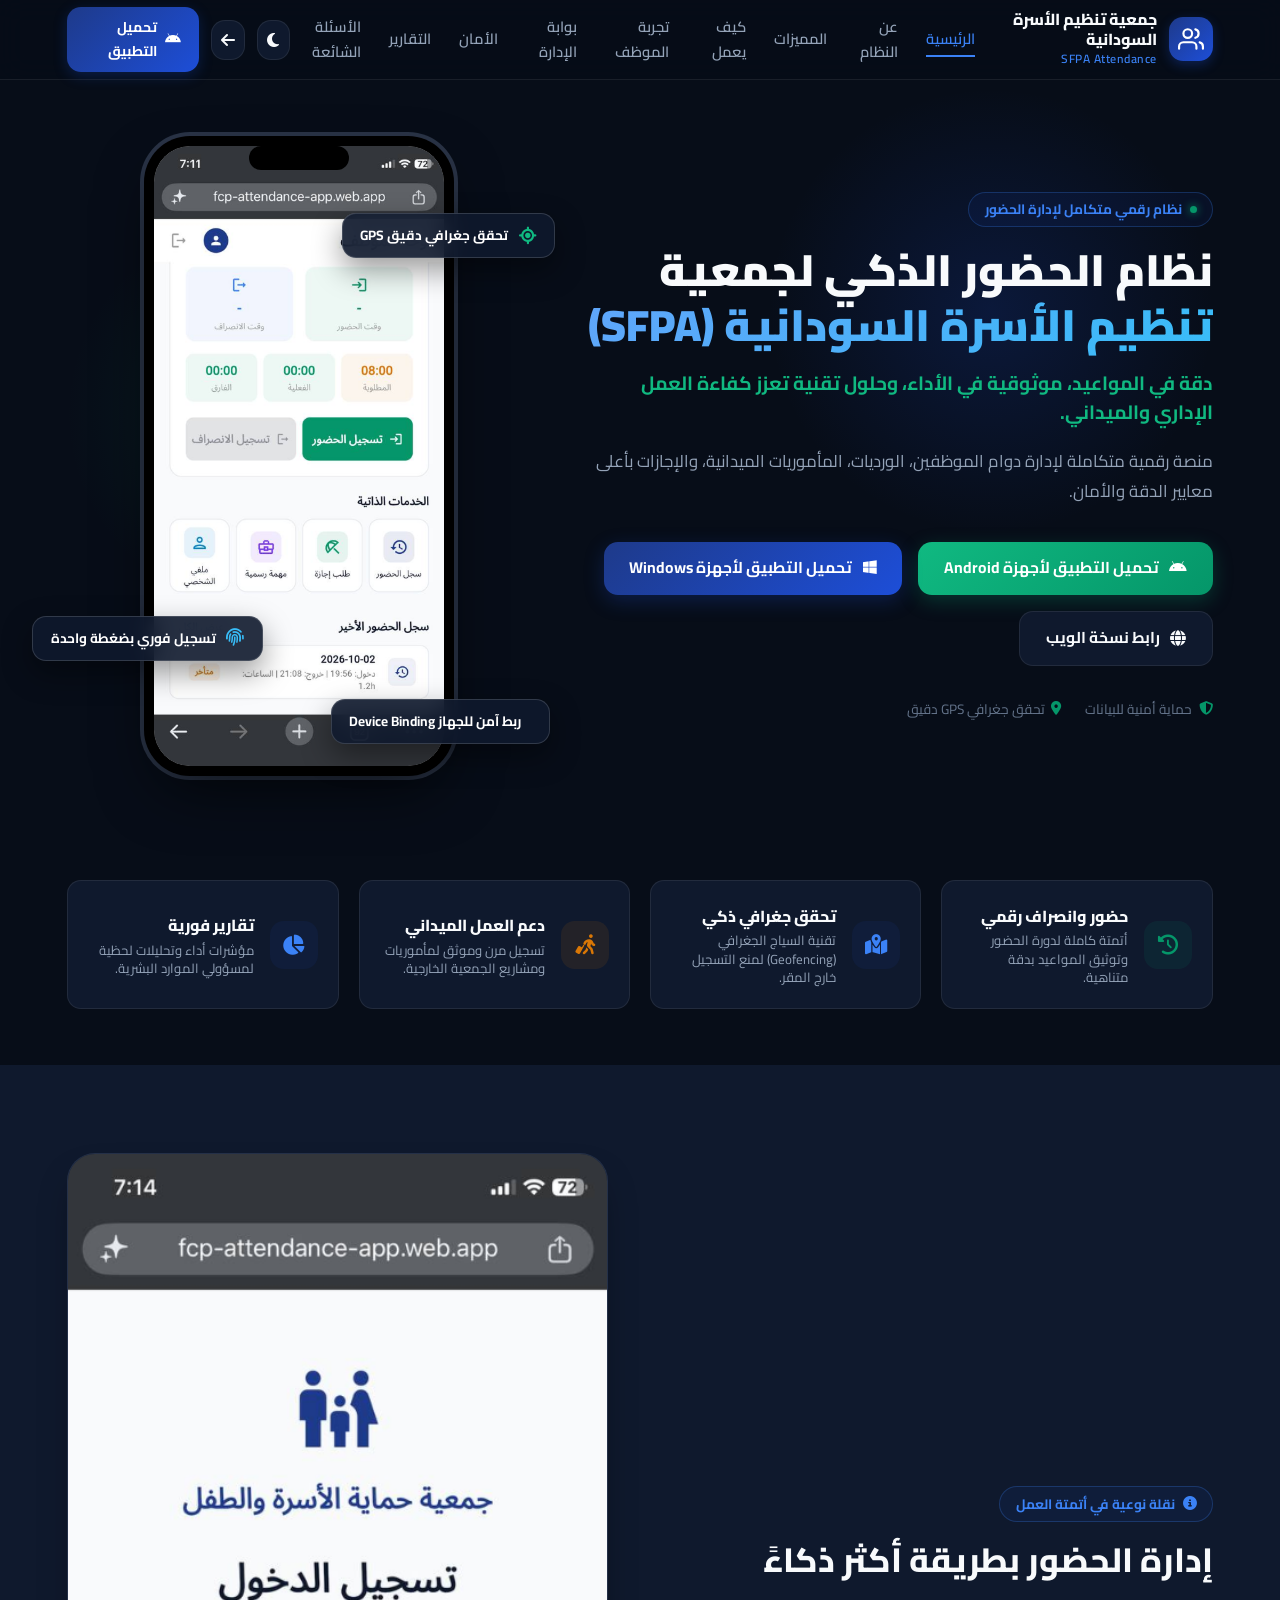
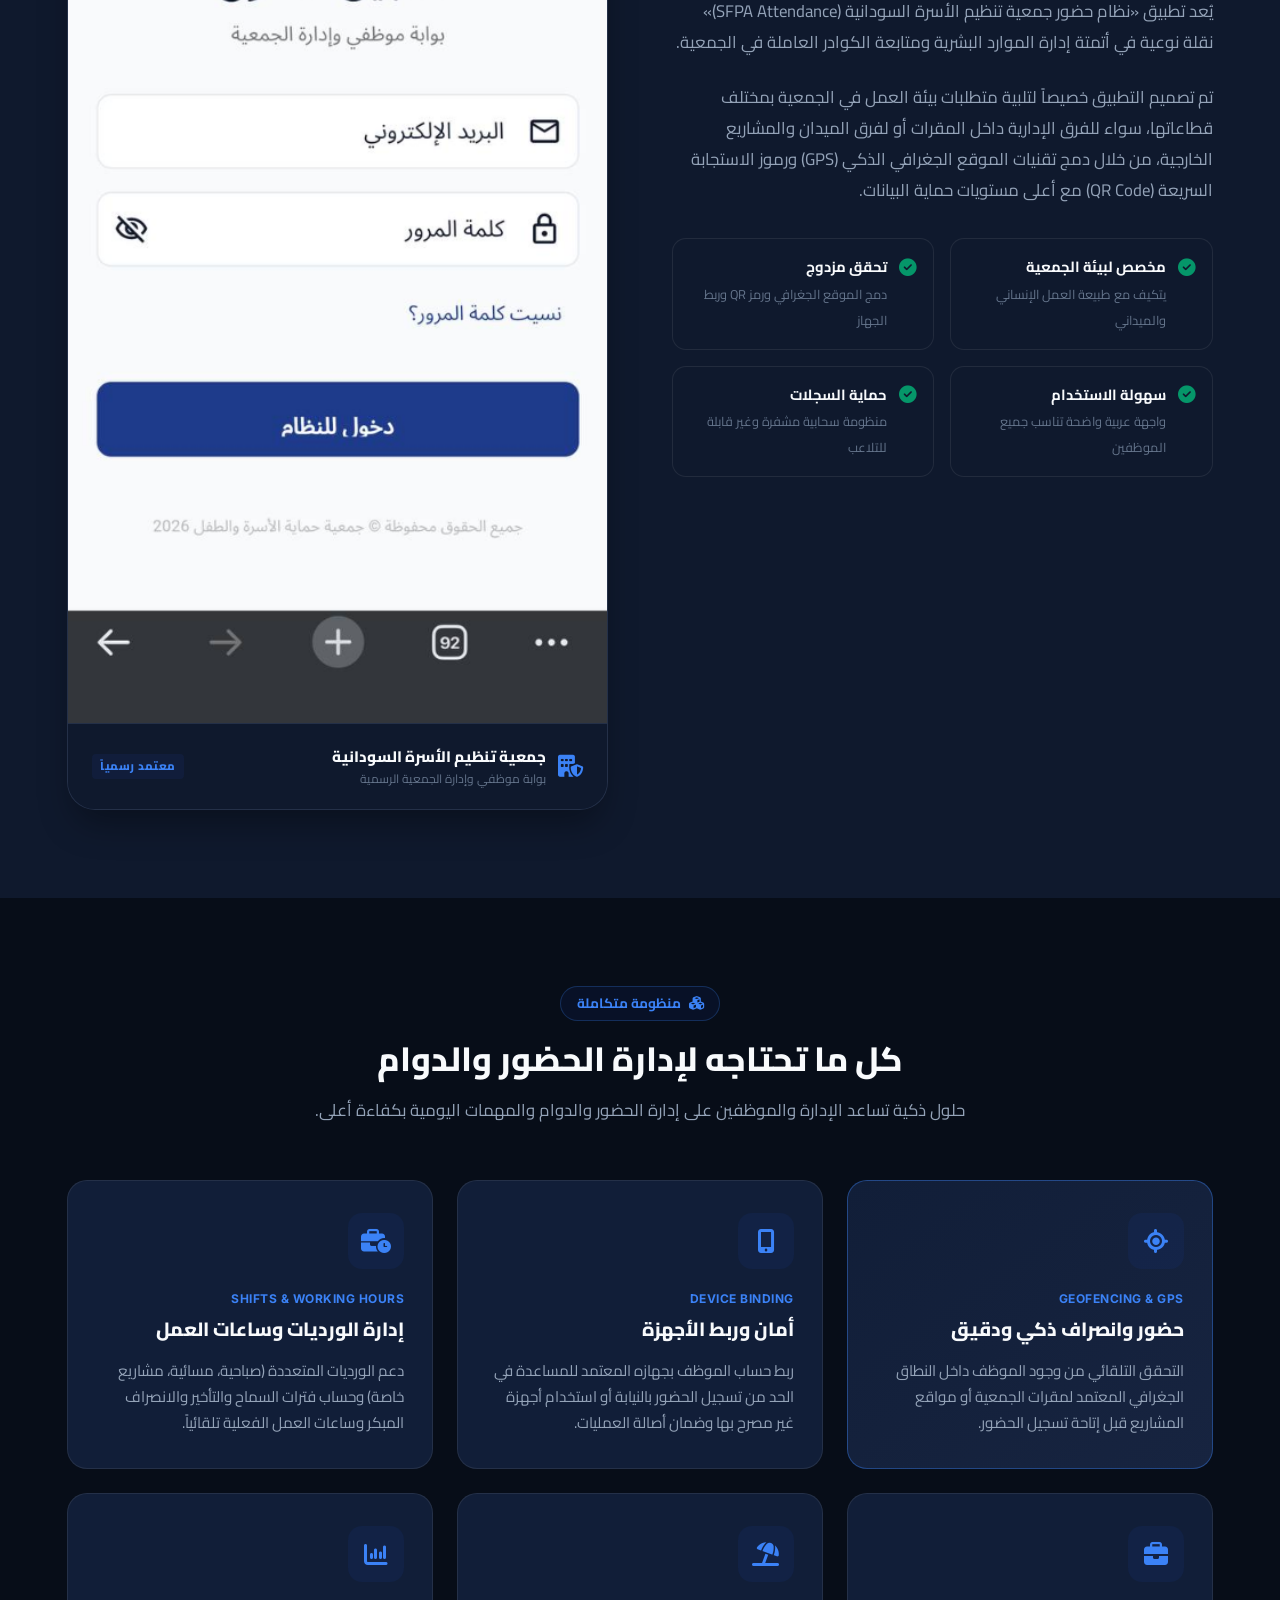
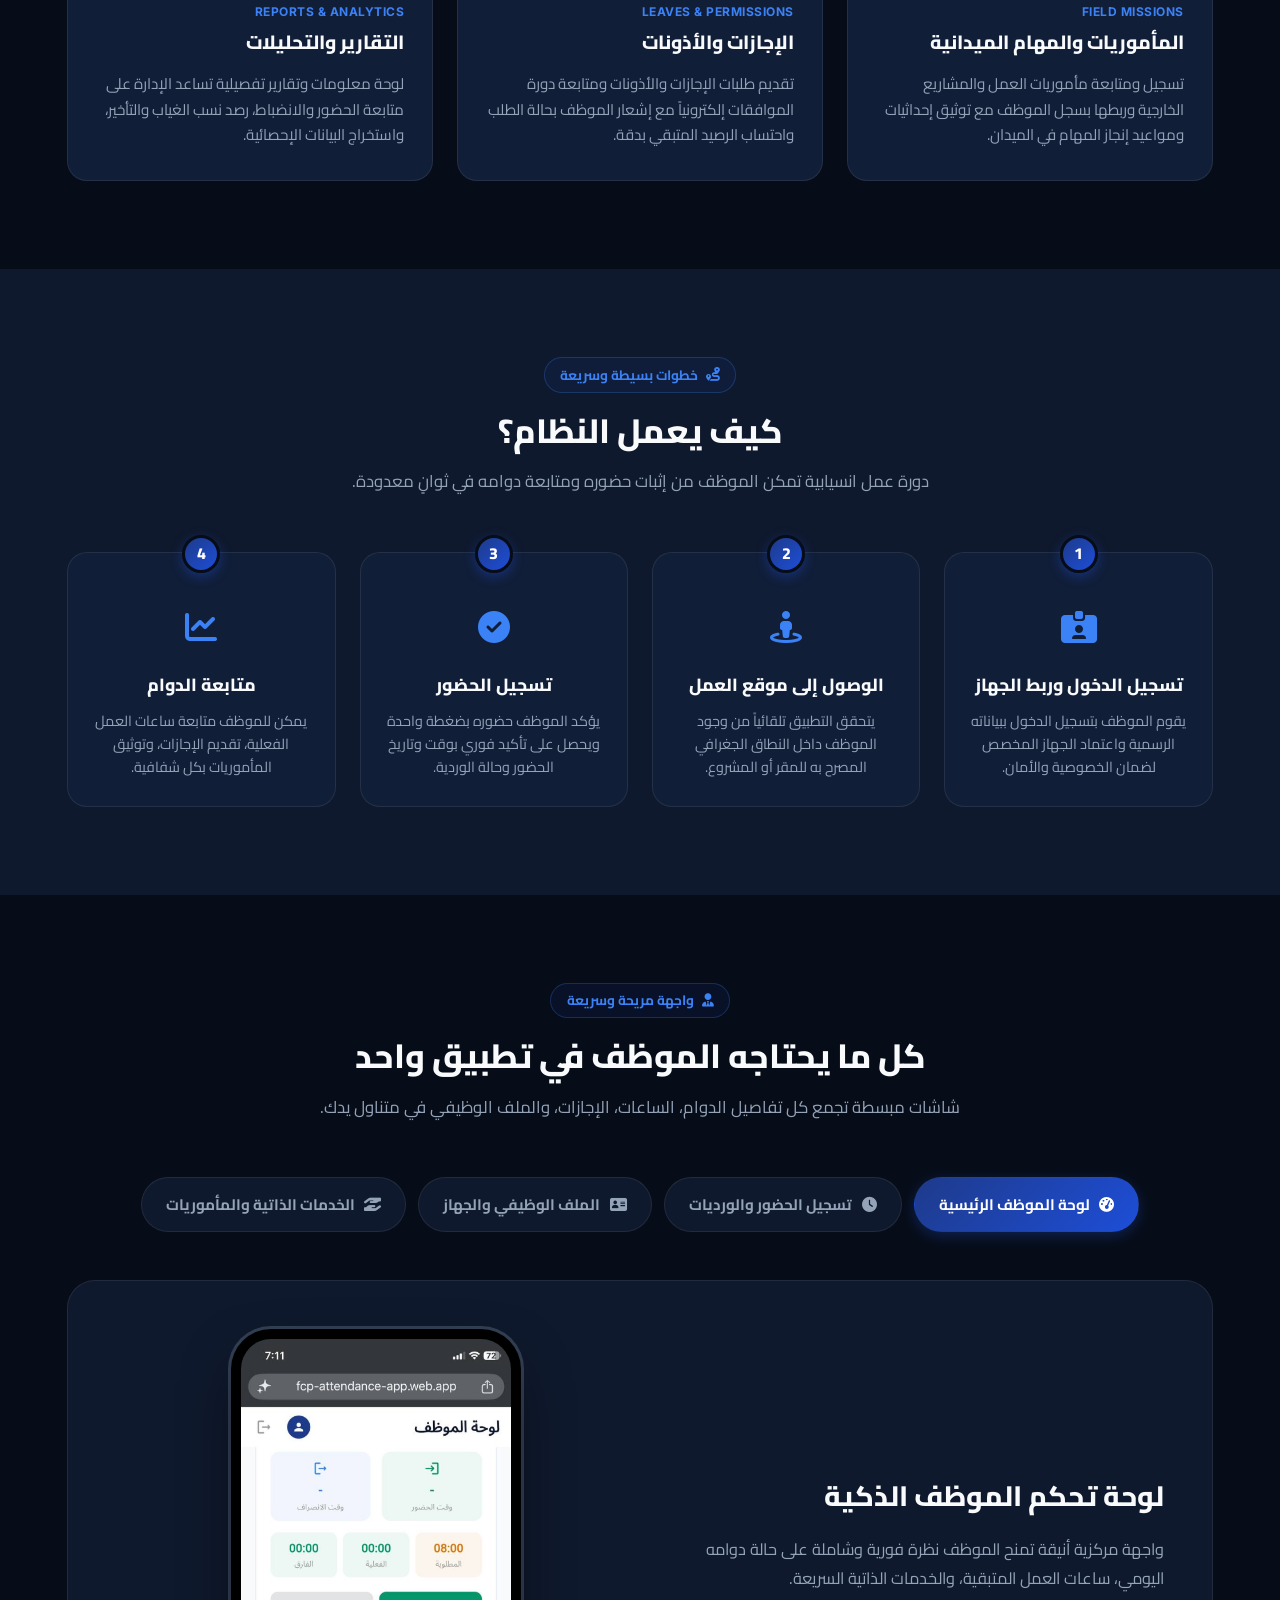
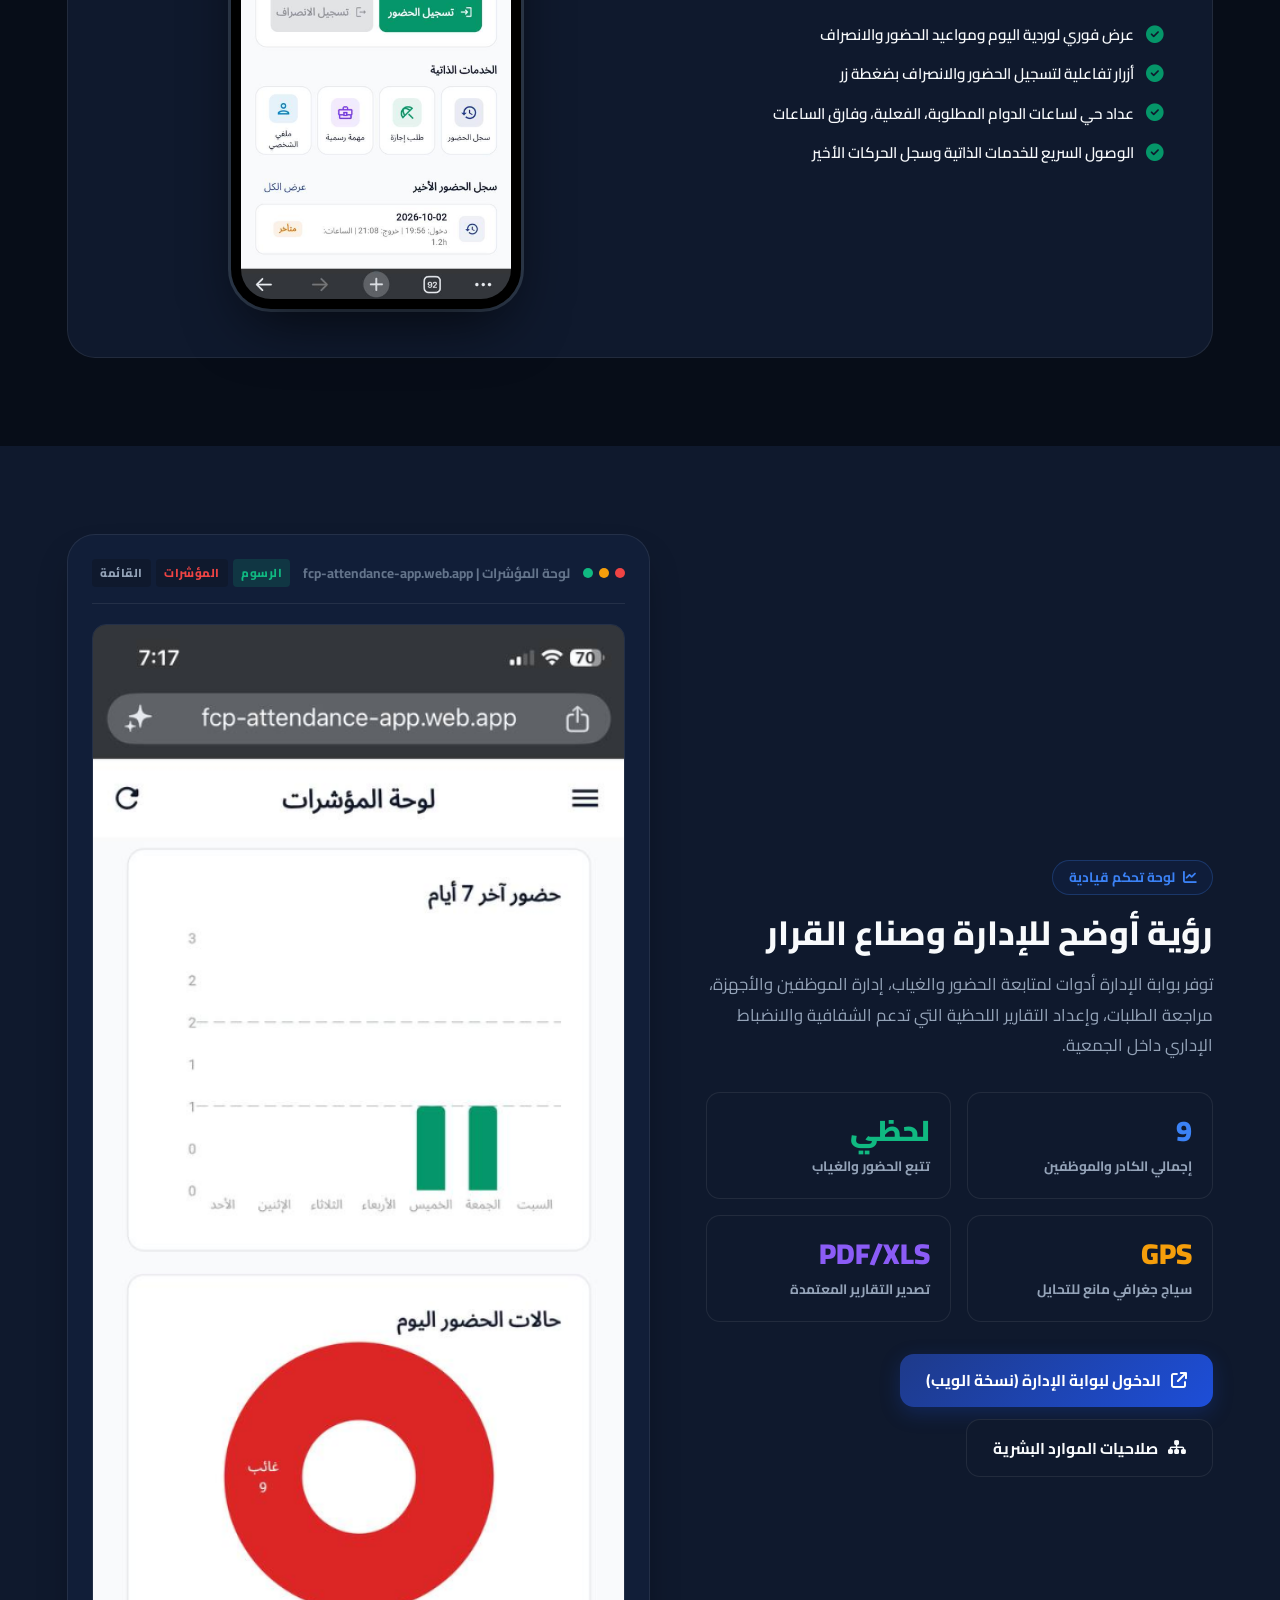
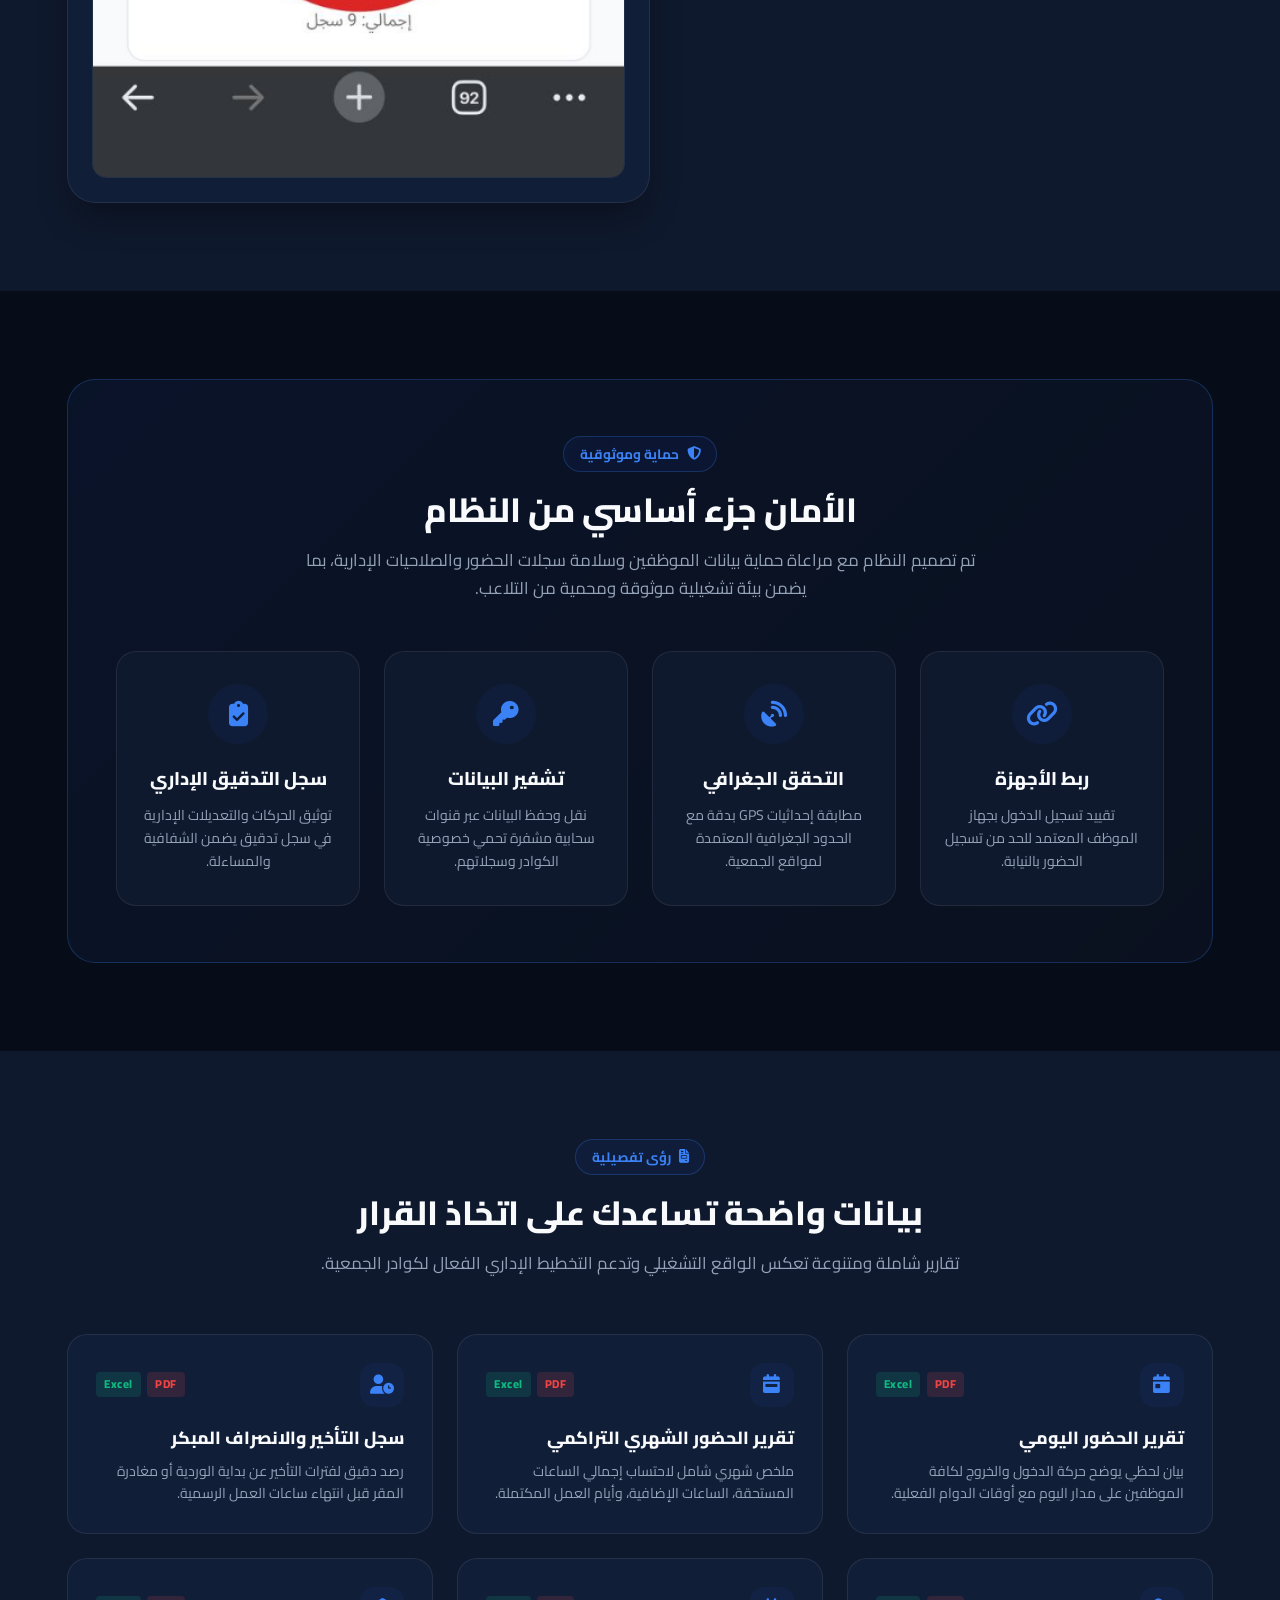
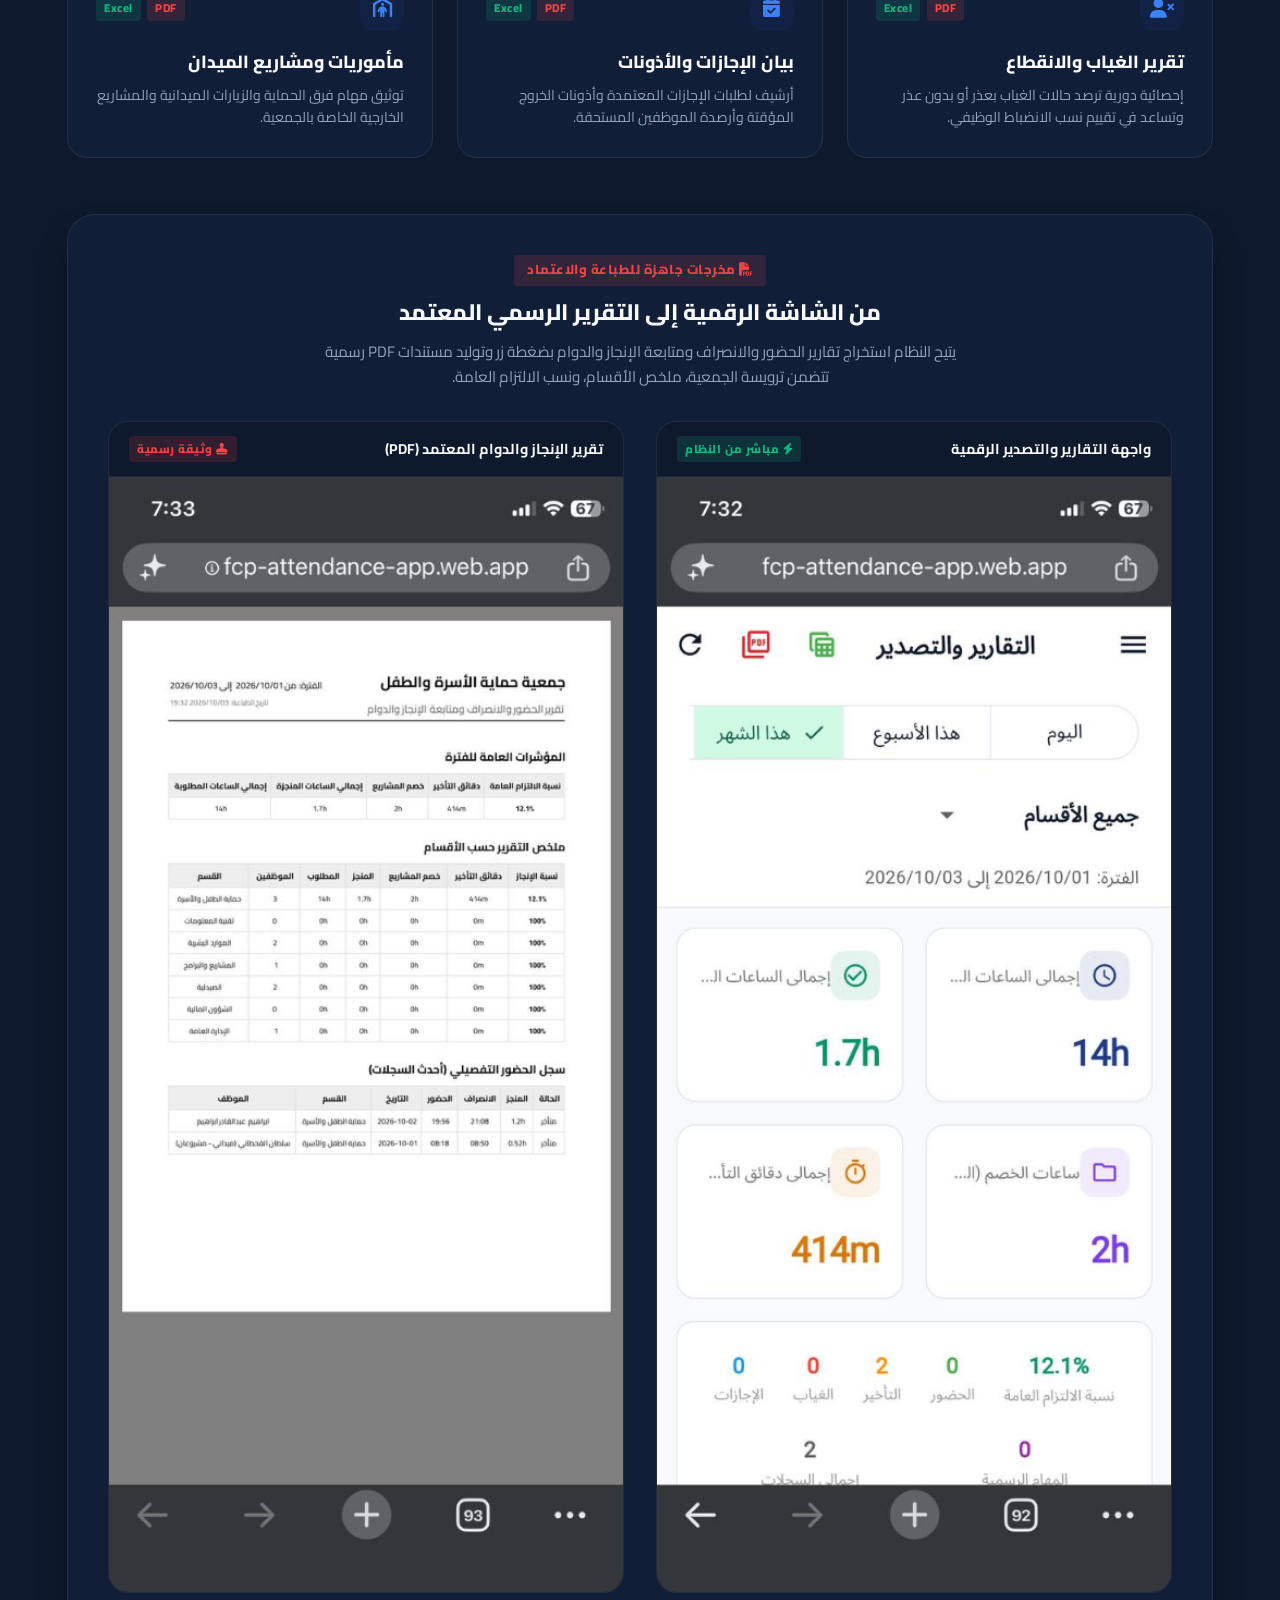
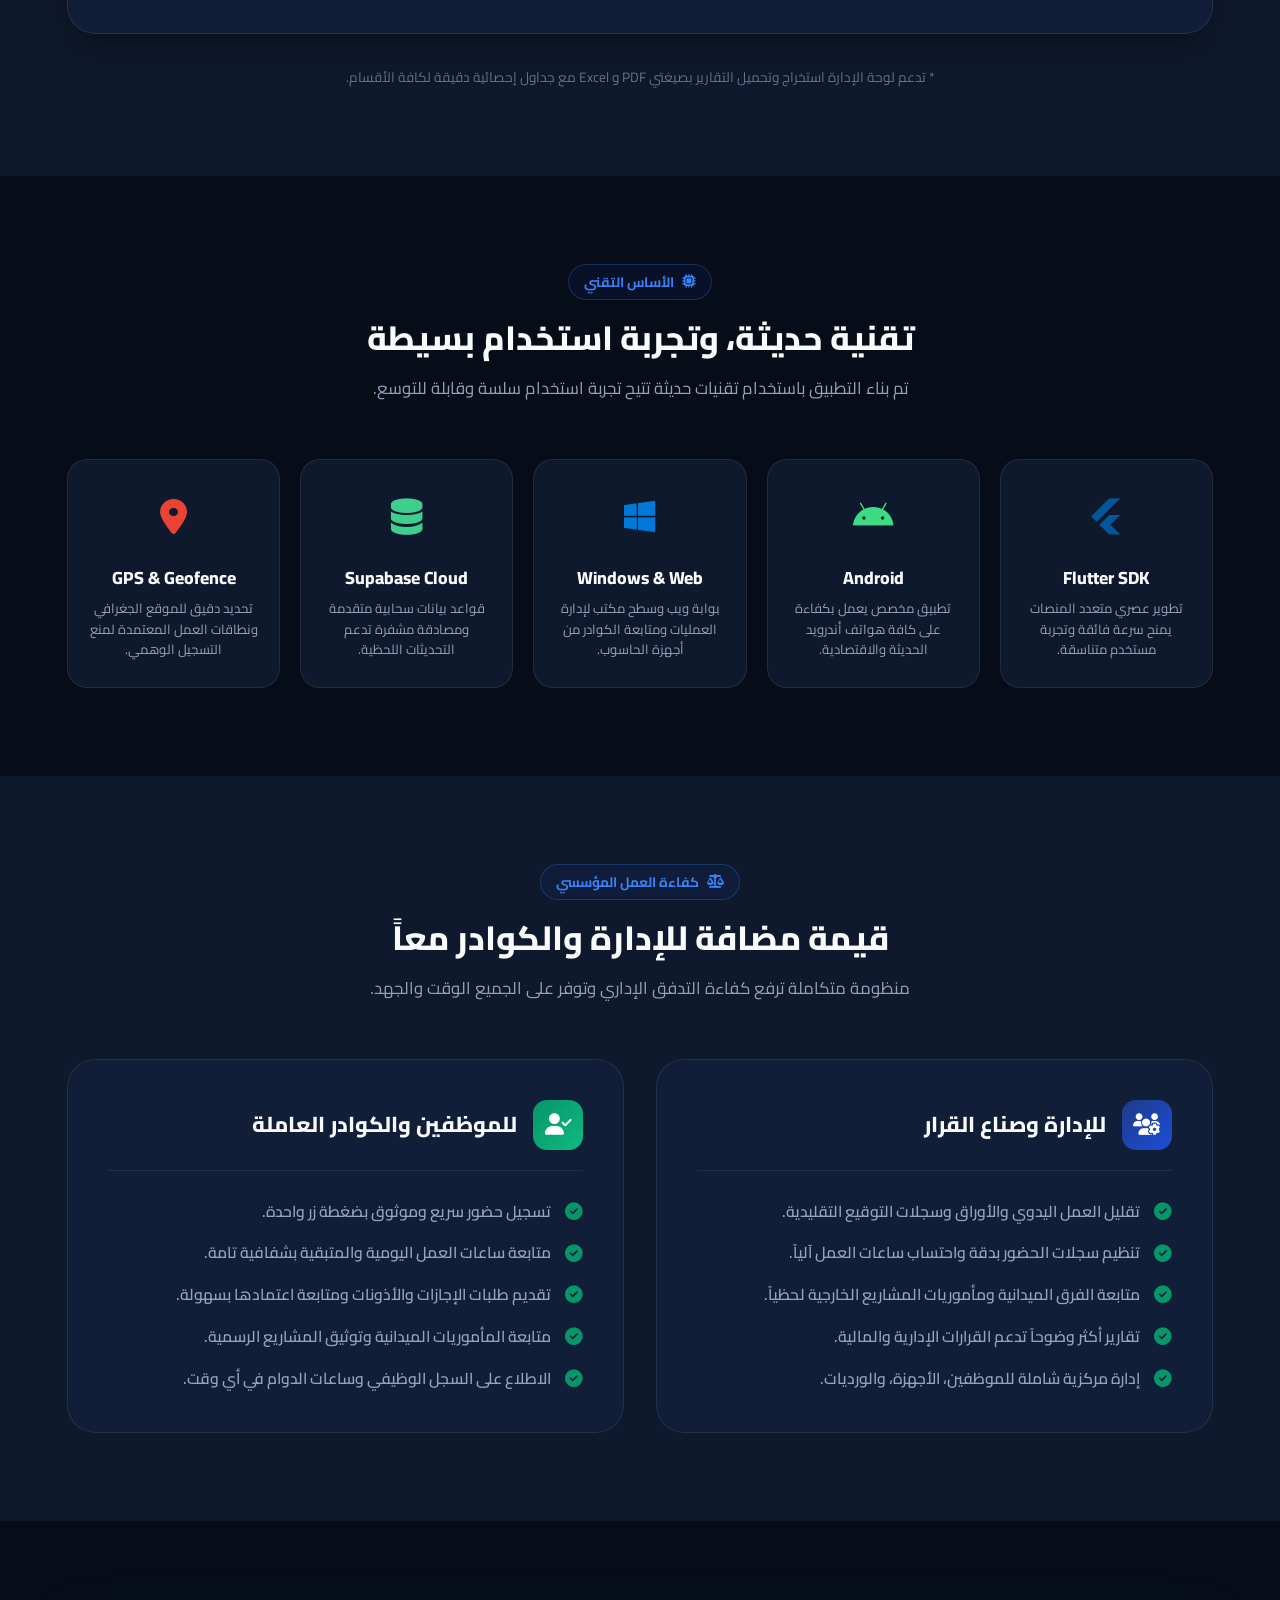
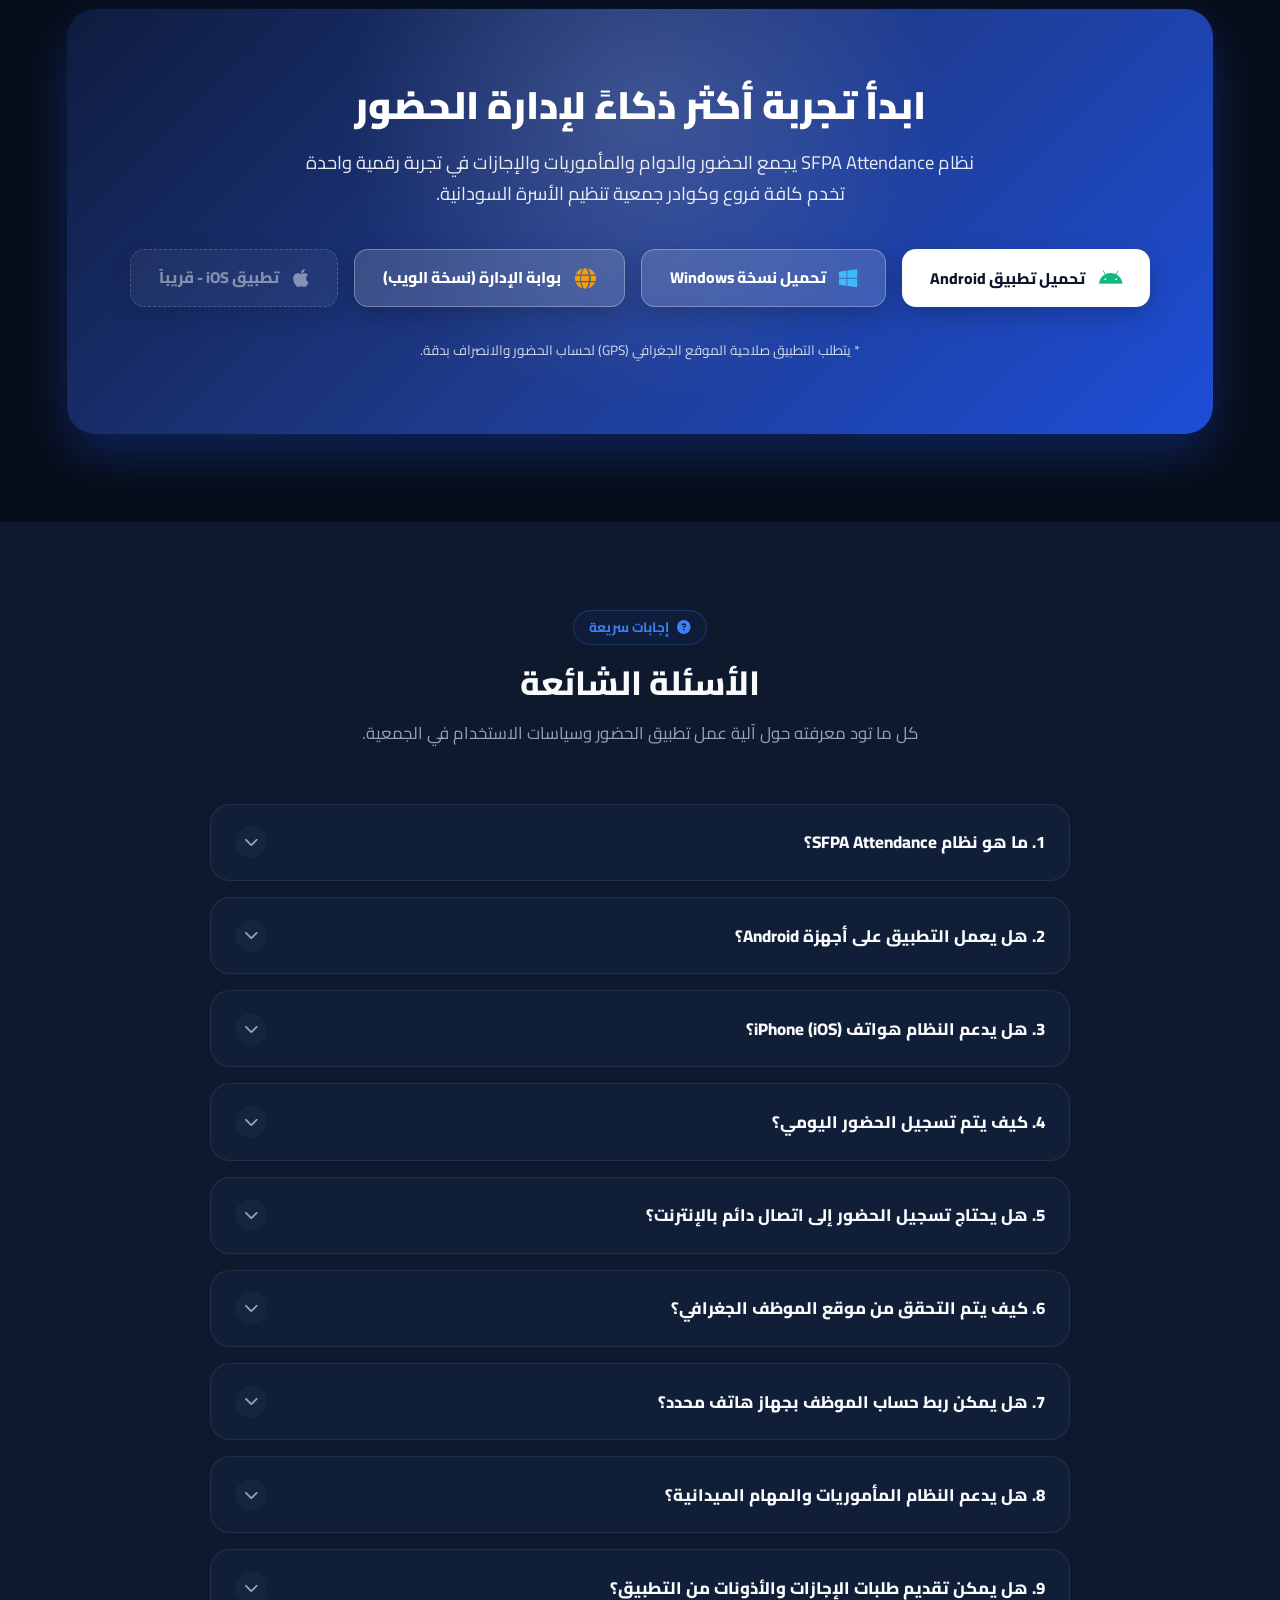
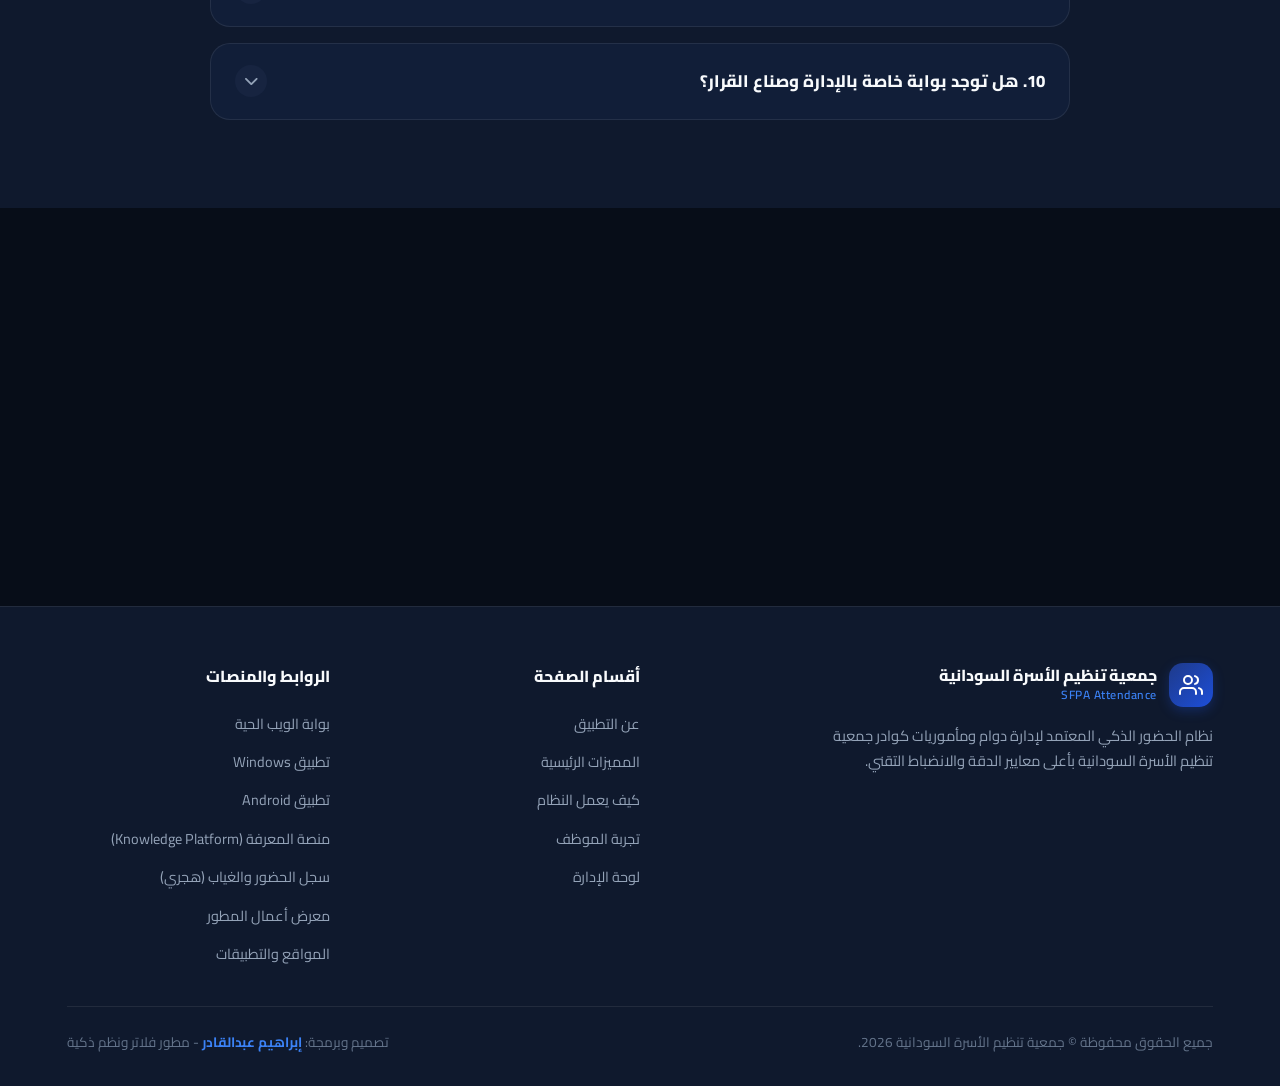
<file: fcp-attendance.html>
<!DOCTYPE html>
<html lang="ar" dir="rtl" data-theme="dark">

<head>
    <meta charset="UTF-8">
    <meta name="viewport" content="width=device-width, initial-scale=1.0">
    <meta name="description"
        content="نظام SFPA Attendance لإدارة حضور وانصراف الموظفين والورديات والمأموريات والإجازات باستخدام تقنيات الموقع الجغرافي وQR Code - جمعية تنظيم الأسرة السودانية.">
    <meta name="keywords"
        content="نظام الحضور الذكي, جمعية تنظيم الأسرة السودانية, SFPA Attendance, بصمة الموبايل, Geofencing, إدارة الدوام, مأموريات ميدانية, ربط الأجهزة, إبراهيم عبدالقادر برمجة, فلاتر, سوبابيز, Ibrahim Abdelgader, Ibrahim588, Ibrahim Abdelgadir">
    <meta name="author" content="Ibrahim Abdelgader (Ibrahim588) - إبراهيم عبدالقادر">
    <link rel="canonical" href="http://ibrahim-protfolio.42web.io/fcp-attendance.html">

    <!-- Open Graph / Social Media -->
    <meta property="og:type" content="website">
    <meta property="og:url" content="http://ibrahim-protfolio.42web.io/fcp-attendance.html">
    <meta property="og:title" content="نظام الحضور الذكي | جمعية تنظيم الأسرة السودانية">
    <meta property="og:description"
        content="منصة رقمية متكاملة لإدارة دوام الموظفين، الورديات، المأموريات الميدانية، والإجازات بأعلى معايير الدقة والأمان.">
    <meta property="og:image" content="http://ibrahim-protfolio.42web.io/img/fcp/fcp-employee-dashboard.png">

    <!-- Twitter Card -->
    <meta property="twitter:card" content="summary_large_image">
    <meta property="twitter:url" content="http://ibrahim-protfolio.42web.io/fcp-attendance.html">
    <meta property="twitter:title" content="نظام الحضور الذكي | جمعية تنظيم الأسرة السودانية">
    <meta property="twitter:description"
        content="نظام SFPA Attendance لإدارة حضور وانصراف الموظفين والورديات والمأموريات والإجازات باستخدام تقنيات الموقع الجغرافي وQR Code.">
    <meta property="twitter:image" content="http://ibrahim-protfolio.42web.io/img/fcp/fcp-employee-dashboard.png">

    <title>نظام الحضور الذكي | جمعية تنظيم الأسرة السودانية</title>

    <!-- Google Fonts: Cairo & Inter -->
    <link rel="preconnect" href="https://fonts.googleapis.com">
    <link rel="preconnect" href="https://fonts.gstatic.com" crossorigin>
    <link
        href="https://fonts.googleapis.com/css2?family=Cairo:wght@300;400;500;600;700;800;900&family=Inter:wght@400;500;600;700;800&display=swap"
        rel="stylesheet">

    <!-- Font Awesome Icons -->
    <link rel="stylesheet" href="https://cdnjs.cloudflare.com/ajax/libs/font-awesome/6.5.1/css/all.min.css">

    <!-- Custom CSS -->
    <link rel="stylesheet" href="css/fcp-attendance.css">

    <!-- Structured Data (JSON-LD) -->
    <script type="application/ld+json">
    {
      "@context": "https://schema.org",
      "@type": "SoftwareApplication",
      "name": "SFPA Attendance - نظام الحضور الذكي",
      "operatingSystem": "Android, Windows, Web",
      "applicationCategory": "BusinessApplication",
      "description": "نظام رقمي متكامل لإدارة دوام الموظفين، الورديات، المأموريات الميدانية، والإجازات لجمعية تنظيم الأسرة السودانية.",
      "url": "http://ibrahim-protfolio.42web.io/fcp-attendance.html",
      "author": {
        "@type": "Person",
        "name": "Ibrahim Abdelgader",
        "alternateName": ["Ibrahim588", "Ibrahim Abdelgadir", "إبراهيم عبدالقادر"],
        "sameAs": [
          "https://github.com/Ibrahim588",
          "https://www.linkedin.com/in/ibrahim-abdelgadir-a41a442bb"
        ]
      },
      "provider": {
        "@type": "Organization",
        "name": "جمعية تنظيم الأسرة السودانية"
      }
    }
    </script>
</head>

<body>

    <!-- =================================================================
         Header & Navigation
         ================================================================= -->
    <header class="fcp-navbar" role="banner">
        <div class="fcp-container">
            <a href="fcp-attendance.html" class="fcp-nav-brand" aria-label="الصفحة الرئيسية لنظام الحضور الذكي">
                <div class="fcp-logo-icon">
                    <!-- Family Silhouette SVG Logo inspired by official Association identity -->
                    <svg width="26" height="26" viewBox="0 0 24 24" fill="none" stroke="currentColor" stroke-width="2"
                        stroke-linecap="round" stroke-linejoin="round">
                        <path d="M17 21v-2a4 4 0 0 0-4-4H5a4 4 0 0 0-4 4v2"></path>
                        <circle cx="9" cy="7" r="4"></circle>
                        <path d="M23 21v-2a4 4 0 0 0-3-3.87"></path>
                        <path d="M16 3.13a4 4 0 0 1 0 7.75"></path>
                    </svg>
                </div>
                <div class="fcp-brand-text">
                    <span class="fcp-brand-title">جمعية تنظيم الأسرة السودانية</span>
                    <span class="fcp-brand-sub">SFPA Attendance</span>
                </div>
            </a>

            <!-- Navigation Links -->
            <nav class="fcp-nav-menu" id="fcp-nav-menu" role="navigation" aria-label="القائمة الرئيسية">
                <a href="#hero" class="fcp-nav-link active">الرئيسية</a>
                <a href="#about" class="fcp-nav-link">عن النظام</a>
                <a href="#features" class="fcp-nav-link">المميزات</a>
                <a href="#how-it-works" class="fcp-nav-link">كيف يعمل</a>
                <a href="#employee-experience" class="fcp-nav-link">تجربة الموظف</a>
                <a href="#admin-dashboard" class="fcp-nav-link">بوابة الإدارة</a>
                <a href="#security" class="fcp-nav-link">الأمان</a>
                <a href="#reports" class="fcp-nav-link">التقارير</a>
                <a href="#faq" class="fcp-nav-link">الأسئلة الشائعة</a>
            </nav>

            <!-- Actions -->
            <div class="fcp-nav-actions">
                <!-- Theme Toggle Button -->
                <button class="fcp-btn-icon" id="fcp-theme-toggle" aria-label="تبديل الوضع الليلي / النهاري"
                    title="تبديل المظهر">
                    <i class="fa-solid fa-moon"></i>
                </button>

                <!-- Back to Main Portfolio -->
                <a href="index.html" class="fcp-btn-icon" title="العودة لمعرض الأعمال" aria-label="معرض الأعمال الشخصي">
                    <i class="fa-solid fa-arrow-left"></i>
                </a>

                <!-- Download CTA -->
                <a href="#download" class="fcp-btn-nav-cta">
                    <i class="fa-brands fa-android"></i>
                    <span>تحميل التطبيق</span>
                </a>

                <!-- Mobile Menu Button -->
                <button class="fcp-mobile-toggle" id="fcp-mobile-toggle" aria-label="فتح القائمة" aria-expanded="false"
                    aria-controls="fcp-nav-menu">
                    <i class="fa-solid fa-bars"></i>
                </button>
            </div>
        </div>
    </header>

    <main>
        <!-- =============================================================
             1. HERO SECTION
             ============================================================= -->
        <section id="hero" class="fcp-hero-section">
            <div class="fcp-hero-glow-1"></div>
            <div class="fcp-hero-glow-2"></div>

            <div class="fcp-container">
                <div class="fcp-hero-grid">
                    <!-- Hero Content -->
                    <div class="fcp-hero-content fcp-fade-in">
                        <div class="fcp-badge-pill">
                            <span class="fcp-badge-dot"></span>
                            <span>نظام رقمي متكامل لإدارة الحضور</span>
                        </div>

                        <h1 class="fcp-hero-title">
                            نظام الحضور الذكي لجمعية <span>تنظيم الأسرة السودانية (SFPA)</span>
                        </h1>

                        <p class="fcp-hero-subtitle">
                            دقة في المواعيد، موثوقية في الأداء، وحلول تقنية تعزز كفاءة العمل الإداري والميداني.
                        </p>

                        <p class="fcp-hero-desc">
                            منصة رقمية متكاملة لإدارة دوام الموظفين، الورديات، المأموريات الميدانية، والإجازات بأعلى
                            معايير
                            الدقة والأمان.
                        </p>

                        <!-- CTA Buttons -->
                        <div class="fcp-cta-group">
                            <!-- Primary CTA: Android -->
                            <!-- TODO: استبدل رابط التحميل بمسار ملف APK المباشر أو متجر Google Play عند التوفر -->
                            <a href="#download" class="fcp-btn fcp-btn-primary" data-open-modal="fcp-android-modal">
                                <i class="fa-brands fa-android"></i>
                                <span>تحميل التطبيق لأجهزة Android</span>
                            </a>

                            <!-- Secondary CTA: Windows -->
                            <a href="https://mega.nz/file/Sso30a4R#32SX4EyA3xzGAQXZ49bWpqJ3FcAqUdfMX7yqtT8ZJd0"
                                target="_blank" rel="noopener noreferrer" class="fcp-btn fcp-btn-secondary"
                                title="تحميل نسخة نظام ويندوز">
                                <i class="fa-brands fa-windows"></i>
                                <span>تحميل التطبيق لأجهزة Windows</span>
                            </a>

                            <!-- Third CTA: Web App -->
                            <a href="https://fcp-attendance-app.web.app/" target="_blank" rel="noopener noreferrer"
                                class="fcp-btn fcp-btn-outline" title="الدخول المباشر لنسخة الويب">
                                <i class="fa-solid fa-globe"></i>
                                <span>رابط نسخة الويب</span>
                            </a>
                        </div>

                        <!-- Meta Notes -->
                        <div class="fcp-hero-meta-notes">
                            <div class="fcp-hero-meta-item">
                                <i class="fa-solid fa-shield-halved"></i>
                                <span>حماية أمنية للبيانات</span>
                            </div>
                            <div class="fcp-hero-meta-item">
                                <i class="fa-solid fa-location-dot"></i>
                                <span>تحقق جغرافي GPS دقيق</span>
                            </div>
                        </div>
                    </div>

                    <!-- Hero Visual / Realistic Phone Mockup -->
                    <div class="fcp-hero-mockup-wrapper fcp-fade-in">
                        <!-- Floating Highlight Pills -->
                        <div class="fcp-floating-pill fcp-pill-top-right">
                            <i class="fa-solid fa-location-crosshairs" style="color: #10b981;"></i>
                            <span>تحقق جغرافي دقيق GPS</span>
                        </div>

                        <div class="fcp-floating-pill fcp-pill-bottom-left">
                            <i class="fa-solid fa-fingerprint" style="color: #38bdf8;"></i>
                            <span>تسجيل فوري بضغطة واحدة</span>
                        </div>

                        <div class="fcp-floating-pill fcp-pill-bottom-right">
                            <i class="fa-solid fa-shield-check" style="color: #f59e0b;"></i>
                            <span>ربط آمن للجهاز Device Binding</span>
                        </div>

                        <!-- Phone Bezel Frame -->
                        <div class="fcp-phone-container">
                            <div class="fcp-phone-notch"></div>
                            <div class="fcp-phone-screen">
                                <img src="img/fcp/fcp-employee-dashboard.png"
                                    alt="واجهة لوحة تحكم الموظف في تطبيق نظام الحضور الذكي SFPA Attendance"
                                    loading="eager">
                            </div>
                        </div>
                    </div>
                </div>
            </div>
        </section>

        <!-- =============================================================
             2. TRUST / QUICK STATS
             ============================================================= -->
        <section class="fcp-trust-bar">
            <div class="fcp-container">
                <div class="fcp-trust-grid fcp-fade-in">
                    <!-- Card 1 -->
                    <div class="fcp-trust-card">
                        <div class="fcp-trust-icon emerald">
                            <i class="fa-solid fa-clock-rotate-left"></i>
                        </div>
                        <div class="fcp-trust-info">
                            <h3>حضور وانصراف رقمي</h3>
                            <p>أتمتة كاملة لدورة الحضور وتوثيق المواعيد بدقة متناهية.</p>
                        </div>
                    </div>

                    <!-- Card 2 -->
                    <div class="fcp-trust-card">
                        <div class="fcp-trust-icon">
                            <i class="fa-solid fa-map-location-dot"></i>
                        </div>
                        <div class="fcp-trust-info">
                            <h3>تحقق جغرافي ذكي</h3>
                            <p>تقنية السياج الجغرافي (Geofencing) لمنع التسجيل خارج المقر.</p>
                        </div>
                    </div>

                    <!-- Card 3 -->
                    <div class="fcp-trust-card">
                        <div class="fcp-trust-icon amber">
                            <i class="fa-solid fa-person-walking-luggage"></i>
                        </div>
                        <div class="fcp-trust-info">
                            <h3>دعم العمل الميداني</h3>
                            <p>تسجيل مرن وموثق لمأموريات ومشاريع الجمعية الخارجية.</p>
                        </div>
                    </div>

                    <!-- Card 4 -->
                    <div class="fcp-trust-card">
                        <div class="fcp-trust-icon">
                            <i class="fa-solid fa-chart-pie"></i>
                        </div>
                        <div class="fcp-trust-info">
                            <h3>تقارير فورية</h3>
                            <p>مؤشرات أداء وتحليلات لحظية لمسؤولي الموارد البشرية.</p>
                        </div>
                    </div>
                </div>
            </div>
        </section>

        <!-- =============================================================
             3. ABOUT THE APP
             ============================================================= -->
        <section id="about" class="fcp-section fcp-section-alt">
            <div class="fcp-container">
                <div class="fcp-about-grid">
                    <!-- Text Side -->
                    <div class="fcp-about-text fcp-fade-in">
                        <div class="fcp-badge-pill">
                            <i class="fa-solid fa-circle-info"></i>
                            <span>نقلة نوعية في أتمتة العمل</span>
                        </div>
                        <h2 class="fcp-section-title">إدارة الحضور بطريقة أكثر ذكاءً</h2>

                        <p>
                            يُعد تطبيق «نظام حضور جمعية تنظيم الأسرة السودانية (SFPA Attendance)» نقلة نوعية في أتمتة إدارة
                            الموارد البشرية ومتابعة الكوادر العاملة في الجمعية.
                        </p>

                        <p>
                            تم تصميم التطبيق خصيصاً لتلبية متطلبات بيئة العمل في الجمعية بمختلف قطاعاتها، سواء للفرق
                            الإدارية داخل المقرات أو لفرق الميدان والمشاريع الخارجية، من خلال دمج تقنيات الموقع الجغرافي
                            الذكي (GPS) ورموز الاستجابة السريعة (QR Code) مع أعلى مستويات حماية البيانات.
                        </p>

                        <div class="fcp-about-highlights">
                            <div class="fcp-about-point">
                                <i class="fa-solid fa-circle-check"></i>
                                <div>
                                    <strong>مخصص لبيئة الجمعية</strong>
                                    <span>يتكيف مع طبيعة العمل الإنساني والميداني</span>
                                </div>
                            </div>
                            <div class="fcp-about-point">
                                <i class="fa-solid fa-circle-check"></i>
                                <div>
                                    <strong>تحقق مزدوج</strong>
                                    <span>دمج الموقع الجغرافي ورمز QR وربط الجهاز</span>
                                </div>
                            </div>
                            <div class="fcp-about-point">
                                <i class="fa-solid fa-circle-check"></i>
                                <div>
                                    <strong>سهولة الاستخدام</strong>
                                    <span>واجهة عربية واضحة تناسب جميع الموظفين</span>
                                </div>
                            </div>
                            <div class="fcp-about-point">
                                <i class="fa-solid fa-circle-check"></i>
                                <div>
                                    <strong>حماية السجلات</strong>
                                    <span>منظومة سحابية مشفرة وغير قابلة للتلاعب</span>
                                </div>
                            </div>
                        </div>
                    </div>

                    <!-- Visual Side -->
                    <div class="fcp-about-visual fcp-fade-in">
                        <div class="fcp-about-visual-card">
                            <img src="img/fcp/fcp-login.png" alt="واجهة تسجيل الدخول الرسمية لجمعية تنظيم الأسرة السودانية"
                                loading="lazy">
                            <div class="fcp-about-badge-overlay">
                                <div class="fcp-association-tag">
                                    <i class="fa-solid fa-building-shield"></i>
                                    <div>
                                        <h4>جمعية تنظيم الأسرة السودانية</h4>
                                        <p>بوابة موظفي وإدارة الجمعية الرسمية</p>
                                    </div>
                                </div>
                                <span class="fcp-badge-fmt pdf"
                                    style="background: rgba(30, 58, 138, 0.15); color: var(--fcp-blue-light);">
                                    معتمد رسمياً
                                </span>
                            </div>
                        </div>
                    </div>
                </div>
            </div>
        </section>

        <!-- =============================================================
             4. FEATURES SECTION (7 Feature Cards)
             ============================================================= -->
        <section id="features" class="fcp-section">
            <div class="fcp-container">
                <div class="fcp-section-header fcp-fade-in">
                    <div class="fcp-badge-pill">
                        <i class="fa-solid fa-cubes"></i>
                        <span>منظومة متكاملة</span>
                    </div>
                    <h2 class="fcp-section-title">كل ما تحتاجه لإدارة الحضور والدوام</h2>
                    <p class="fcp-section-subtitle">
                        حلول ذكية تساعد الإدارة والموظفين على إدارة الحضور والدوام والمهمات اليومية بكفاءة أعلى.
                    </p>
                </div>

                <div class="fcp-features-grid">
                    <!-- Feature 1 -->
                    <div class="fcp-feature-card highlighted fcp-fade-in">
                        <div class="fcp-feature-icon-wrapper">
                            <i class="fa-solid fa-location-crosshairs"></i>
                        </div>
                        <span class="fcp-feature-badge-en">Geofencing & GPS</span>
                        <h3 class="fcp-feature-title">حضور وانصراف ذكي ودقيق</h3>
                        <p class="fcp-feature-desc">
                            التحقق التلقائي من وجود الموظف داخل النطاق الجغرافي المعتمد لمقرات الجمعية أو مواقع المشاريع
                            قبل إتاحة تسجيل الحضور.
                        </p>
                    </div>

                    <!-- Feature 2 -->
                    <div class="fcp-feature-card fcp-fade-in">
                        <div class="fcp-feature-icon-wrapper">
                            <i class="fa-solid fa-mobile-screen-button"></i>
                        </div>
                        <span class="fcp-feature-badge-en">Device Binding</span>
                        <h3 class="fcp-feature-title">أمان وربط الأجهزة</h3>
                        <p class="fcp-feature-desc">
                            ربط حساب الموظف بجهازه المعتمد للمساعدة في الحد من تسجيل الحضور بالنيابة أو استخدام أجهزة
                            غير
                            مصرح بها وضمان أصالة العمليات.
                        </p>
                    </div>

                    <!-- Feature 3 -->
                    <div class="fcp-feature-card fcp-fade-in">
                        <div class="fcp-feature-icon-wrapper">
                            <i class="fa-solid fa-business-time"></i>
                        </div>
                        <span class="fcp-feature-badge-en">Shifts & Working Hours</span>
                        <h3 class="fcp-feature-title">إدارة الورديات وساعات العمل</h3>
                        <p class="fcp-feature-desc">
                            دعم الورديات المتعددة (صباحية، مسائية، مشاريع خاصة) وحساب فترات السماح والتأخير والانصراف
                            المبكر وساعات العمل الفعلية تلقائياً.
                        </p>
                    </div>

                    <!-- Feature 4 -->
                    <div class="fcp-feature-card fcp-fade-in">
                        <div class="fcp-feature-icon-wrapper">
                            <i class="fa-solid fa-briefcase"></i>
                        </div>
                        <span class="fcp-feature-badge-en">Field Missions</span>
                        <h3 class="fcp-feature-title">المأموريات والمهام الميدانية</h3>
                        <p class="fcp-feature-desc">
                            تسجيل ومتابعة مأموريات العمل والمشاريع الخارجية وربطها بسجل الموظف مع توثيق إحداثيات ومواعيد
                            إنجاز المهام في الميدان.
                        </p>
                    </div>

                    <!-- Feature 5 -->
                    <div class="fcp-feature-card fcp-fade-in">
                        <div class="fcp-feature-icon-wrapper">
                            <i class="fa-solid fa-umbrella-beach"></i>
                        </div>
                        <span class="fcp-feature-badge-en">Leaves & Permissions</span>
                        <h3 class="fcp-feature-title">الإجازات والأذونات</h3>
                        <p class="fcp-feature-desc">
                            تقديم طلبات الإجازات والأذونات ومتابعة دورة الموافقات إلكترونياً مع إشعار الموظف بحالة الطلب
                            واحتساب الرصيد المتبقي بدقة.
                        </p>
                    </div>

                    <!-- Feature 6 -->
                    <div class="fcp-feature-card fcp-fade-in">
                        <div class="fcp-feature-icon-wrapper">
                            <i class="fa-solid fa-chart-column"></i>
                        </div>
                        <span class="fcp-feature-badge-en">Reports & Analytics</span>
                        <h3 class="fcp-feature-title">التقارير والتحليلات</h3>
                        <p class="fcp-feature-desc">
                            لوحة معلومات وتقارير تفصيلية تساعد الإدارة على متابعة الحضور والانضباط، رصد نسب الغياب
                            والتأخير، واستخراج البيانات الإحصائية.
                        </p>
                    </div>

                    <!-- Feature 7 -->

                </div>
            </div>
        </section>

        <!-- =============================================================
             5. HOW IT WORKS
             ============================================================= -->
        <section id="how-it-works" class="fcp-section fcp-section-alt">
            <div class="fcp-container">
                <div class="fcp-section-header fcp-fade-in">
                    <div class="fcp-badge-pill">
                        <i class="fa-solid fa-route"></i>
                        <span>خطوات بسيطة وسريعة</span>
                    </div>
                    <h2 class="fcp-section-title">كيف يعمل النظام؟</h2>
                    <p class="fcp-section-subtitle">
                        دورة عمل انسيابية تمكن الموظف من إثبات حضوره ومتابعة دوامه في ثوانٍ معدودة.
                    </p>
                </div>

                <div class="fcp-timeline-wrapper fcp-fade-in">
                    <div class="fcp-steps-grid">
                        <!-- Step 1 -->
                        <div class="fcp-step-card">
                            <div class="fcp-step-number">1</div>
                            <div class="fcp-step-icon">
                                <i class="fa-solid fa-id-card-clip"></i>
                            </div>
                            <h3 class="fcp-step-title">تسجيل الدخول وربط الجهاز</h3>
                            <p class="fcp-step-desc">
                                يقوم الموظف بتسجيل الدخول ببياناته الرسمية واعتماد الجهاز المخصص لضمان الخصوصية والأمان.
                            </p>
                        </div>

                        <!-- Step 2 -->
                        <div class="fcp-step-card">
                            <div class="fcp-step-number">2</div>
                            <div class="fcp-step-icon">
                                <i class="fa-solid fa-street-view"></i>
                            </div>
                            <h3 class="fcp-step-title">الوصول إلى موقع العمل</h3>
                            <p class="fcp-step-desc">
                                يتحقق التطبيق تلقائياً من وجود الموظف داخل النطاق الجغرافي المصرح به للمقر أو المشروع.
                            </p>
                        </div>

                        <!-- Step 3 -->
                        <div class="fcp-step-card">
                            <div class="fcp-step-number">3</div>
                            <div class="fcp-step-icon">
                                <i class="fa-solid fa-circle-check"></i>
                            </div>
                            <h3 class="fcp-step-title">تسجيل الحضور</h3>
                            <p class="fcp-step-desc">
                                يؤكد الموظف حضوره بضغطة واحدة ويحصل على تأكيد فوري بوقت وتاريخ الحضور وحالة الوردية.
                            </p>
                        </div>

                        <!-- Step 4 -->
                        <div class="fcp-step-card">
                            <div class="fcp-step-number">4</div>
                            <div class="fcp-step-icon">
                                <i class="fa-solid fa-chart-line"></i>
                            </div>
                            <h3 class="fcp-step-title">متابعة الدوام</h3>
                            <p class="fcp-step-desc">
                                يمكن للموظف متابعة ساعات العمل الفعلية، تقديم الإجازات، وتوثيق المأموريات بكل شفافية.
                            </p>
                        </div>
                    </div>
                </div>
            </div>
        </section>

        <!-- =============================================================
             6. EMPLOYEE EXPERIENCE
             ============================================================= -->
        <section id="employee-experience" class="fcp-section">
            <div class="fcp-container">
                <div class="fcp-section-header fcp-fade-in">
                    <div class="fcp-badge-pill">
                        <i class="fa-solid fa-user-tie"></i>
                        <span>واجهة مريحة وسريعة</span>
                    </div>
                    <h2 class="fcp-section-title">كل ما يحتاجه الموظف في تطبيق واحد</h2>
                    <p class="fcp-section-subtitle">
                        شاشات مبسطة تجمع كل تفاصيل الدوام، الساعات، الإجازات، والملف الوظيفي في متناول يدك.
                    </p>
                </div>

                <!-- Interactive Tabs to Switch Screens -->
                <div class="fcp-experience-tabs fcp-fade-in" role="tablist">
                    <button class="fcp-tab-btn active" data-tab="dashboard" role="tab" aria-selected="true">
                        <i class="fa-solid fa-gauge-high"></i>
                        <span>لوحة الموظف الرئيسية</span>
                    </button>
                    <button class="fcp-tab-btn" data-tab="attendance" role="tab" aria-selected="false">
                        <i class="fa-solid fa-clock"></i>
                        <span>تسجيل الحضور والورديات</span>
                    </button>
                    <button class="fcp-tab-btn" data-tab="profile" role="tab" aria-selected="false">
                        <i class="fa-solid fa-address-card"></i>
                        <span>الملف الوظيفي والجهاز</span>
                    </button>
                    <button class="fcp-tab-btn" data-tab="services" role="tab" aria-selected="false">
                        <i class="fa-solid fa-hand-holding-hand"></i>
                        <span>الخدمات الذاتية والمأموريات</span>
                    </button>
                </div>

                <!-- Showcase Box -->
                <div class="fcp-experience-showcase fcp-fade-in">
                    <!-- Left: Details -->
                    <div class="fcp-exp-info">
                        <h3 class="fcp-exp-info-title" id="fcp-exp-title">لوحة تحكم الموظف الذكية</h3>
                        <p class="fcp-exp-info-desc" id="fcp-exp-desc">
                            واجهة مركزية أنيقة تمنح الموظف نظرة فورية وشاملة على حالة دوامه اليومي، ساعات العمل
                            المتبقية،
                            والخدمات الذاتية السريعة.
                        </p>

                        <div class="fcp-exp-checklist" id="fcp-exp-points">
                            <div class="fcp-exp-check-item">
                                <i class="fa-solid fa-circle-check"></i>
                                <span>عرض فوري لوردية اليوم ومواعيد الحضور والانصراف</span>
                            </div>
                            <div class="fcp-exp-check-item">
                                <i class="fa-solid fa-circle-check"></i>
                                <span>أزرار تفاعلية لتسجيل الحضور والانصراف بضغطة زر</span>
                            </div>
                            <div class="fcp-exp-check-item">
                                <i class="fa-solid fa-circle-check"></i>
                                <span>عداد حي لساعات الدوام المطلوبة، الفعلية، وفارق الساعات</span>
                            </div>
                            <div class="fcp-exp-check-item">
                                <i class="fa-solid fa-circle-check"></i>
                                <span>الوصول السريع للخدمات الذاتية وسجل الحركات الأخير</span>
                            </div>
                        </div>
                    </div>

                    <!-- Right: Phone Display Frame -->
                    <div class="fcp-exp-mockup-display">
                        <div class="fcp-exp-phone-frame">
                            <img id="fcp-exp-image" src="img/fcp/fcp-employee-dashboard.png"
                                alt="شاشة تطبيق نظام حضور جمعية تنظيم الأسرة السودانية" loading="lazy">
                        </div>
                    </div>
                </div>
            </div>
        </section>

        <!-- =============================================================
             7. ADMIN DASHBOARD
             ============================================================= -->
        <section id="admin-dashboard" class="fcp-section fcp-section-alt">
            <div class="fcp-container">
                <div class="fcp-admin-grid">
                    <!-- Left: Text & Key Numbers -->
                    <div class="fcp-admin-text fcp-fade-in">
                        <div class="fcp-badge-pill">
                            <i class="fa-solid fa-chart-line"></i>
                            <span>لوحة تحكم قيادية</span>
                        </div>
                        <h2 class="fcp-section-title">رؤية أوضح للإدارة وصناع القرار</h2>
                        <p>
                            توفر بوابة الإدارة أدوات لمتابعة الحضور والغياب، إدارة الموظفين والأجهزة، مراجعة الطلبات،
                            وإعداد التقارير اللحظية التي تدعم الشفافية والانضباط الإداري داخل الجمعية.
                        </p>

                        <!-- Compact Metrics matching real app data -->
                        <div class="fcp-admin-metrics-list">
                            <div class="fcp-metric-box">
                                <span class="number" style="color: #3b82f6;">9</span>
                                <span class="label">إجمالي الكادر والموظفين</span>
                            </div>
                            <div class="fcp-metric-box">
                                <span class="number" style="color: #10b981;">لحظي</span>
                                <span class="label">تتبع الحضور والغياب</span>
                            </div>
                            <div class="fcp-metric-box">
                                <span class="number" style="color: #f59e0b;">GPS</span>
                                <span class="label">سياج جغرافي مانع للتحايل</span>
                            </div>
                            <div class="fcp-metric-box">
                                <span class="number" style="color: #8b5cf6;">PDF/XLS</span>
                                <span class="label">تصدير التقارير المعتمدة</span>
                            </div>
                        </div>

                        <div style="margin-top: 2rem; display: flex; flex-wrap: wrap; gap: 0.75rem;">
                            <a href="https://fcp-attendance-app.web.app/" target="_blank" rel="noopener noreferrer"
                                class="fcp-btn fcp-btn-secondary">
                                <i class="fa-solid fa-arrow-up-right-from-square"></i>
                                <span>الدخول لبوابة الإدارة (نسخة الويب)</span>
                            </a>
                            <button class="fcp-btn fcp-btn-outline" data-open-modal="fcp-guide-modal">
                                <i class="fa-solid fa-sitemap"></i>
                                <span>صلاحيات الموارد البشرية</span>
                            </button>
                        </div>
                    </div>

                    <!-- Right: Dashboard Screen Mockup with Real Application Tabs -->
                    <div class="fcp-admin-mockup-wrapper fcp-fade-in">
                        <div class="fcp-admin-window-header">
                            <div class="fcp-window-dots">
                                <span class="red"></span>
                                <span class="yellow"></span>
                                <span class="green"></span>
                            </div>
                            <div class="fcp-window-title" id="fcp-admin-header-title">لوحة المؤشرات |
                                fcp-attendance-app.web.app</div>
                            <div style="display: flex; gap: 0.35rem;">
                                <button class="fcp-badge-fmt excel" id="btn-admin-view-charts"
                                    style="cursor: pointer; border: none;" title="عرض الرسوم البيانية">الرسوم</button>
                                <button class="fcp-badge-fmt pdf" id="btn-admin-view-metrics"
                                    style="cursor: pointer; border: none; background: var(--fcp-bg-surface);"
                                    title="عرض المؤشرات الرقمية">المؤشرات</button>
                                <button class="fcp-badge-fmt" id="btn-admin-view-sidebar"
                                    style="cursor: pointer; border: none; background: var(--fcp-bg-surface); color: var(--fcp-text-secondary);"
                                    title="عرض القائمة الإدارية">القائمة</button>
                            </div>
                        </div>
                        <div class="fcp-admin-window-content">
                            <img id="fcp-admin-screen-img" src="img/fcp/fcp-admin-indicators.png"
                                alt="لوحة مؤشرات الإدارة ورسوم الحضور البيانية لتطبيق جمعية تنظيم الأسرة السودانية"
                                loading="lazy">
                        </div>
                    </div>
                </div>
            </div>
        </section>

        <!-- =============================================================
             8. SECURITY SECTION
             ============================================================= -->
        <section id="security" class="fcp-section">
            <div class="fcp-container">
                <div class="fcp-security-banner fcp-fade-in">
                    <div class="fcp-security-intro">
                        <div class="fcp-badge-pill">
                            <i class="fa-solid fa-shield-halved"></i>
                            <span>حماية وموثوقية</span>
                        </div>
                        <h2 class="fcp-section-title">الأمان جزء أساسي من النظام</h2>
                        <p class="fcp-section-subtitle">
                            تم تصميم النظام مع مراعاة حماية بيانات الموظفين وسلامة سجلات الحضور والصلاحيات الإدارية، بما
                            يضمن بيئة تشغيلية موثوقة ومحمية من التلاعب.
                        </p>
                    </div>

                    <div class="fcp-security-grid">
                        <!-- Pillar 1 -->
                        <div class="fcp-security-card">
                            <div class="fcp-sec-icon">
                                <i class="fa-solid fa-link"></i>
                            </div>
                            <h3>ربط الأجهزة</h3>
                            <p>تقييد تسجيل الدخول بجهاز الموظف المعتمد للحد من تسجيل الحضور بالنيابة.</p>
                        </div>

                        <!-- Pillar 2 -->
                        <div class="fcp-security-card">
                            <div class="fcp-sec-icon">
                                <i class="fa-solid fa-satellite-dish"></i>
                            </div>
                            <h3>التحقق الجغرافي</h3>
                            <p>مطابقة إحداثيات GPS بدقة مع الحدود الجغرافية المعتمدة لمواقع الجمعية.</p>
                        </div>

                        <!-- Pillar 3 -->
                        <div class="fcp-security-card">
                            <div class="fcp-sec-icon">
                                <i class="fa-solid fa-key"></i>
                            </div>
                            <h3>تشفير البيانات</h3>
                            <p>نقل وحفظ البيانات عبر قنوات سحابية مشفرة تحمي خصوصية الكوادر وسجلاتهم.</p>
                        </div>

                        <!-- Pillar 4 -->
                        <div class="fcp-security-card">
                            <div class="fcp-sec-icon">
                                <i class="fa-solid fa-clipboard-check"></i>
                            </div>
                            <h3>سجل التدقيق الإداري</h3>
                            <p>توثيق الحركات والتعديلات الإدارية في سجل تدقيق يضمن الشفافية والمساءلة.</p>
                        </div>
                    </div>
                </div>
            </div>
        </section>

        <!-- =============================================================
             10. REPORTS SECTION
             ============================================================= -->
        <section id="reports" class="fcp-section fcp-section-alt">
            <div class="fcp-container">
                <div class="fcp-section-header fcp-fade-in">
                    <div class="fcp-badge-pill">
                        <i class="fa-solid fa-file-invoice"></i>
                        <span>رؤى تفصيلية</span>
                    </div>
                    <h2 class="fcp-section-title">بيانات واضحة تساعدك على اتخاذ القرار</h2>
                    <p class="fcp-section-subtitle">
                        تقارير شاملة ومتنوعة تعكس الواقع التشغيلي وتدعم التخطيط الإداري الفعال لكوادر الجمعية.
                    </p>
                </div>

                <div class="fcp-reports-grid">
                    <!-- Report 1 -->
                    <div class="fcp-report-card fcp-fade-in">
                        <div>
                            <div class="fcp-report-header">
                                <div class="fcp-report-icon">
                                    <i class="fa-solid fa-calendar-day"></i>
                                </div>
                                <div class="fcp-report-formats">
                                    <span class="fcp-badge-fmt pdf">PDF</span>
                                    <span class="fcp-badge-fmt excel">Excel</span>
                                </div>
                            </div>
                            <h3 class="fcp-report-title">تقرير الحضور اليومي</h3>
                            <p class="fcp-report-desc">
                                بيان لحظي يوضح حركة الدخول والخروج لكافة الموظفين على مدار اليوم مع أوقات الدوام
                                الفعلية.
                            </p>
                        </div>
                    </div>

                    <!-- Report 2 -->
                    <div class="fcp-report-card fcp-fade-in">
                        <div>
                            <div class="fcp-report-header">
                                <div class="fcp-report-icon">
                                    <i class="fa-solid fa-calendar-week"></i>
                                </div>
                                <div class="fcp-report-formats">
                                    <span class="fcp-badge-fmt pdf">PDF</span>
                                    <span class="fcp-badge-fmt excel">Excel</span>
                                </div>
                            </div>
                            <h3 class="fcp-report-title">تقرير الحضور الشهري التراكمي</h3>
                            <p class="fcp-report-desc">
                                ملخص شهري شامل لاحتساب إجمالي الساعات المستحقة، الساعات الإضافية، وأيام العمل المكتملة.
                            </p>
                        </div>
                    </div>

                    <!-- Report 3 -->
                    <div class="fcp-report-card fcp-fade-in">
                        <div>
                            <div class="fcp-report-header">
                                <div class="fcp-report-icon">
                                    <i class="fa-solid fa-user-clock"></i>
                                </div>
                                <div class="fcp-report-formats">
                                    <span class="fcp-badge-fmt pdf">PDF</span>
                                    <span class="fcp-badge-fmt excel">Excel</span>
                                </div>
                            </div>
                            <h3 class="fcp-report-title">سجل التأخير والانصراف المبكر</h3>
                            <p class="fcp-report-desc">
                                رصد دقيق لفترات التأخير عن بداية الوردية أو مغادرة المقر قبل انتهاء ساعات العمل الرسمية.
                            </p>
                        </div>
                    </div>

                    <!-- Report 4 -->
                    <div class="fcp-report-card fcp-fade-in">
                        <div>
                            <div class="fcp-report-header">
                                <div class="fcp-report-icon">
                                    <i class="fa-solid fa-user-xmark"></i>
                                </div>
                                <div class="fcp-report-formats">
                                    <span class="fcp-badge-fmt pdf">PDF</span>
                                    <span class="fcp-badge-fmt excel">Excel</span>
                                </div>
                            </div>
                            <h3 class="fcp-report-title">تقرير الغياب والانقطاع</h3>
                            <p class="fcp-report-desc">
                                إحصائية دورية ترصد حالات الغياب بعذر أو بدون عذر وتساعد في تقييم نسب الانضباط الوظيفي.
                            </p>
                        </div>
                    </div>

                    <!-- Report 5 -->
                    <div class="fcp-report-card fcp-fade-in">
                        <div>
                            <div class="fcp-report-header">
                                <div class="fcp-report-icon">
                                    <i class="fa-solid fa-calendar-check"></i>
                                </div>
                                <div class="fcp-report-formats">
                                    <span class="fcp-badge-fmt pdf">PDF</span>
                                    <span class="fcp-badge-fmt excel">Excel</span>
                                </div>
                            </div>
                            <h3 class="fcp-report-title">بيان الإجازات والأذونات</h3>
                            <p class="fcp-report-desc">
                                أرشيف لطلبات الإجازات المعتمدة وأذونات الخروج المؤقتة وأرصدة الموظفين المستحقة.
                            </p>
                        </div>
                    </div>

                    <!-- Report 6 -->
                    <div class="fcp-report-card fcp-fade-in">
                        <div>
                            <div class="fcp-report-header">
                                <div class="fcp-report-icon">
                                    <i class="fa-solid fa-person-shelter"></i>
                                </div>
                                <div class="fcp-report-formats">
                                    <span class="fcp-badge-fmt pdf">PDF</span>
                                    <span class="fcp-badge-fmt excel">Excel</span>
                                </div>
                            </div>
                            <h3 class="fcp-report-title">مأموريات ومشاريع الميدان</h3>
                            <p class="fcp-report-desc">
                                توثيق مهام فرق الحماية والزيارات الميدانية والمشاريع الخارجية الخاصة بالجمعية.
                            </p>
                        </div>
                    </div>
                </div>

                <!-- Live Reports & Document Showcase -->
                <div class="fcp-reports-showcase-box fcp-fade-in"
                    style="margin-top: 3.5rem; background: var(--fcp-bg-card); border: 1px solid var(--fcp-border); border-radius: var(--fcp-radius-xl); padding: 2.5rem; box-shadow: var(--fcp-shadow-lg);">
                    <div style="text-align: center; max-width: 650px; margin: 0 auto 2rem auto;">
                        <span class="fcp-badge-fmt pdf"
                            style="font-size: 0.82rem; padding: 0.3rem 0.8rem; margin-bottom: 0.5rem; display: inline-block;">
                            <i class="fa-solid fa-file-pdf"></i> مخرجات جاهزة للطباعة والاعتماد
                        </span>
                        <h3
                            style="font-size: 1.4rem; font-weight: 800; color: var(--fcp-text-primary); margin-bottom: 0.5rem;">
                            من الشاشة الرقمية إلى التقرير الرسمي المعتمد
                        </h3>
                        <p style="font-size: 0.95rem; color: var(--fcp-text-secondary);">
                            يتيح النظام استخراج تقارير الحضور والانصراف ومتابعة الإنجاز والدوام بضغطة زر وتوليد مستندات
                            PDF رسمية تتضمن ترويسة الجمعية، ملخص الأقسام، ونسب الالتزام العامة.
                        </p>
                    </div>

                    <div
                        style="display: grid; grid-template-columns: repeat(auto-fit, minmax(320px, 1fr)); gap: 2rem; align-items: start;">
                        <!-- Digital Interface Screen -->
                        <div
                            style="background: var(--fcp-bg-surface); border: 1px solid var(--fcp-border); border-radius: var(--fcp-radius-lg); overflow: hidden;">
                            <div
                                style="padding: 0.9rem 1.25rem; border-bottom: 1px solid var(--fcp-border); display: flex; justify-content: space-between; align-items: center;">
                                <strong style="font-size: 0.9rem; color: var(--fcp-text-primary);">واجهة التقارير
                                    والتصدير الرقمية</strong>
                                <span class="fcp-badge-fmt excel"><i class="fa-solid fa-bolt"></i> مباشر من
                                    النظام</span>
                            </div>
                            <img src="img/fcp/fcp-reports-screen.png"
                                alt="واجهة التقارير والتصدير في تطبيق جمعية تنظيم الأسرة السودانية"
                                style="width: 100%; display: block;" loading="lazy">
                        </div>

                        <!-- Official Printed Document -->
                        <div
                            style="background: var(--fcp-bg-surface); border: 1px solid var(--fcp-border); border-radius: var(--fcp-radius-lg); overflow: hidden;">
                            <div
                                style="padding: 0.9rem 1.25rem; border-bottom: 1px solid var(--fcp-border); display: flex; justify-content: space-between; align-items: center;">
                                <strong style="font-size: 0.9rem; color: var(--fcp-text-primary);">تقرير الإنجاز والدوام
                                    المعتمد (PDF)</strong>
                                <span class="fcp-badge-fmt pdf"><i class="fa-solid fa-stamp"></i> وثيقة رسمية</span>
                            </div>
                            <img src="img/fcp/fcp-printed-report.png"
                                alt="تقرير الحضور والانصراف ومتابعة الإنجاز والدوام المعتمد لجمعية تنظيم الأسرة السودانية"
                                style="width: 100%; display: block;" loading="lazy">
                        </div>
                    </div>
                </div>

                <div style="text-align: center; color: var(--fcp-text-muted); font-size: 0.85rem; margin-top: 2rem;">
                    * تدعم لوحة الإدارة استخراج وتحميل التقارير بصيغتي PDF و Excel مع جداول إحصائية دقيقة لكافة الأقسام.
                </div>
            </div>
        </section>

        <!-- =============================================================
             11. TECHNICAL OVERVIEW
             ============================================================= -->
        <section class="fcp-section">
            <div class="fcp-container">
                <div class="fcp-section-header fcp-fade-in">
                    <div class="fcp-badge-pill">
                        <i class="fa-solid fa-microchip"></i>
                        <span>الأساس التقني</span>
                    </div>
                    <h2 class="fcp-section-title">تقنية حديثة، وتجربة استخدام بسيطة</h2>
                    <p class="fcp-section-subtitle">
                        تم بناء التطبيق باستخدام تقنيات حديثة تتيح تجربة استخدام سلسة وقابلة للتوسع.
                    </p>
                </div>

                <div class="fcp-tech-grid fcp-fade-in">
                    <!-- Tech 1: Flutter -->
                    <div class="fcp-tech-card">
                        <div class="fcp-tech-icon" style="color: #02569B;">
                            <i class="fa-brands fa-flutter"></i>
                        </div>
                        <h3>Flutter SDK</h3>
                        <p>تطوير عصري متعدد المنصات يمنح سرعة فائقة وتجربة مستخدم متناسقة.</p>
                    </div>

                    <!-- Tech 2: Android -->
                    <div class="fcp-tech-card">
                        <div class="fcp-tech-icon" style="color: #3DDC84;">
                            <i class="fa-brands fa-android"></i>
                        </div>
                        <h3>Android</h3>
                        <p>تطبيق مخصص يعمل بكفاءة على كافة هواتف أندرويد الحديثة والاقتصادية.</p>
                    </div>

                    <!-- Tech 3: Windows / Web -->
                    <div class="fcp-tech-card">
                        <div class="fcp-tech-icon" style="color: #0078D7;">
                            <i class="fa-brands fa-windows"></i>
                        </div>
                        <h3>Windows & Web</h3>
                        <p>بوابة ويب وسطح مكتب لإدارة العمليات ومتابعة الكوادر من أجهزة الحاسوب.</p>
                    </div>

                    <!-- Tech 4: Supabase -->
                    <div class="fcp-tech-card">
                        <div class="fcp-tech-icon" style="color: #3ECF8E;">
                            <i class="fa-solid fa-database"></i>
                        </div>
                        <h3>Supabase Cloud</h3>
                        <p>قواعد بيانات سحابية متقدمة ومصادقة مشفرة تدعم التحديثات اللحظية.</p>
                    </div>

                    <!-- Tech 5: GPS -->
                    <div class="fcp-tech-card">
                        <div class="fcp-tech-icon" style="color: #EA4335;">
                            <i class="fa-solid fa-location-dot"></i>
                        </div>
                        <h3>GPS & Geofence</h3>
                        <p>تحديد دقيق للموقع الجغرافي ونطاقات العمل المعتمدة لمنع التسجيل الوهمي.</p>
                    </div>
                </div>
            </div>
        </section>

        <!-- =============================================================
             12. VALUE PROPOSITION (Two Columns)
             ============================================================= -->
        <section class="fcp-section fcp-section-alt">
            <div class="fcp-container">
                <div class="fcp-section-header fcp-fade-in">
                    <div class="fcp-badge-pill">
                        <i class="fa-solid fa-scale-balanced"></i>
                        <span>كفاءة العمل المؤسسي</span>
                    </div>
                    <h2 class="fcp-section-title">قيمة مضافة للإدارة والكوادر معاً</h2>
                    <p class="fcp-section-subtitle">
                        منظومة متكاملة ترفع كفاءة التدفق الإداري وتوفر على الجميع الوقت والجهد.
                    </p>
                </div>

                <div class="fcp-value-grid">
                    <!-- Column 1: For Management -->
                    <div class="fcp-value-column fcp-fade-in">
                        <div class="fcp-value-header">
                            <div class="fcp-value-icon">
                                <i class="fa-solid fa-users-gear"></i>
                            </div>
                            <h3>للإدارة وصناع القرار</h3>
                        </div>

                        <div class="fcp-value-list">
                            <div class="fcp-value-item">
                                <i class="fa-solid fa-circle-check"></i>
                                <span>تقليل العمل اليدوي والأوراق وسجلات التوقيع التقليدية.</span>
                            </div>
                            <div class="fcp-value-item">
                                <i class="fa-solid fa-circle-check"></i>
                                <span>تنظيم سجلات الحضور بدقة واحتساب ساعات العمل آلياً.</span>
                            </div>
                            <div class="fcp-value-item">
                                <i class="fa-solid fa-circle-check"></i>
                                <span>متابعة الفرق الميدانية ومأموريات المشاريع الخارجية لحظياً.</span>
                            </div>
                            <div class="fcp-value-item">
                                <i class="fa-solid fa-circle-check"></i>
                                <span>تقارير أكثر وضوحاً تدعم القرارات الإدارية والمالية.</span>
                            </div>
                            <div class="fcp-value-item">
                                <i class="fa-solid fa-circle-check"></i>
                                <span>إدارة مركزية شاملة للموظفين، الأجهزة، والورديات.</span>
                            </div>
                        </div>
                    </div>

                    <!-- Column 2: For Employees -->
                    <div class="fcp-value-column fcp-fade-in">
                        <div class="fcp-value-header">
                            <div class="fcp-value-icon" style="background: linear-gradient(135deg, #059669, #10b981);">
                                <i class="fa-solid fa-user-check"></i>
                            </div>
                            <h3>للموظفين والكوادر العاملة</h3>
                        </div>

                        <div class="fcp-value-list">
                            <div class="fcp-value-item">
                                <i class="fa-solid fa-circle-check"></i>
                                <span>تسجيل حضور سريع وموثوق بضغطة زر واحدة.</span>
                            </div>
                            <div class="fcp-value-item">
                                <i class="fa-solid fa-circle-check"></i>
                                <span>متابعة ساعات العمل اليومية والمتبقية بشفافية تامة.</span>
                            </div>
                            <div class="fcp-value-item">
                                <i class="fa-solid fa-circle-check"></i>
                                <span>تقديم طلبات الإجازات والأذونات ومتابعة اعتمادها بسهولة.</span>
                            </div>
                            <div class="fcp-value-item">
                                <i class="fa-solid fa-circle-check"></i>
                                <span>متابعة المأموريات الميدانية وتوثيق المشاريع الرسمية.</span>
                            </div>
                            <div class="fcp-value-item">
                                <i class="fa-solid fa-circle-check"></i>
                                <span>الاطلاع على السجل الوظيفي وساعات الدوام في أي وقت.</span>
                            </div>
                        </div>
                    </div>
                </div>
            </div>
        </section>

        <!-- =============================================================
             13. DOWNLOAD SECTION (High Impact CTA)
             ============================================================= -->
        <section id="download" class="fcp-section">
            <div class="fcp-container">
                <div class="fcp-download-banner fcp-fade-in">
                    <div class="fcp-download-glow"></div>

                    <h2 class="fcp-download-title">ابدأ تجربة أكثر ذكاءً لإدارة الحضور</h2>
                    <p class="fcp-download-subtitle">
                        نظام SFPA Attendance يجمع الحضور والدوام والمأموريات والإجازات في تجربة رقمية واحدة تخدم كافة
                        فروع
                        وكوادر جمعية تنظيم الأسرة السودانية.
                    </p>

                    <div class="fcp-download-buttons">
                        <!-- Android Button -->
                        <!-- TODO: ضع رابط التحميل الفعلي لتطبيق الأندرويد هنا (رابط APK أو متجر جوجل بلاي) -->
                        <button class="fcp-download-btn" data-open-modal="fcp-android-modal">
                            <i class="fa-brands fa-android" style="font-size: 1.3rem; color: #10b981;"></i>
                            <span>تحميل تطبيق Android</span>
                        </button>

                        <!-- Windows Button -->
                        <a href="https://mega.nz/file/Sso30a4R#32SX4EyA3xzGAQXZ49bWpqJ3FcAqUdfMX7yqtT8ZJd0"
                            target="_blank" rel="noopener noreferrer" class="fcp-download-btn secondary"
                            title="تحميل البرنامج لنظام تشغيل ويندوز">
                            <i class="fa-brands fa-windows" style="font-size: 1.3rem; color: #38bdf8;"></i>
                            <span>تحميل نسخة Windows</span>
                        </a>

                        <!-- Web Portal Button -->
                        <a href="https://fcp-attendance-app.web.app/" target="_blank" rel="noopener noreferrer"
                            class="fcp-download-btn secondary" title="الدخول المباشر لبوابة الإدارة والموظفين">
                            <i class="fa-solid fa-globe" style="font-size: 1.3rem; color: #f59e0b;"></i>
                            <span>بوابة الإدارة (نسخة الويب)</span>
                        </a>

                        <!-- iOS Button (Disabled Badge) -->
                        <div class="fcp-download-btn disabled" title="النسخة الخاصة بأجهزة iOS قيد المراجعة والإطلاق">
                            <i class="fa-brands fa-apple" style="font-size: 1.3rem;"></i>
                            <span>تطبيق iOS - قريباً</span>
                        </div>
                    </div>

                    <p class="fcp-download-meta">
                        * يتطلب التطبيق صلاحية الموقع الجغرافي (GPS) لحساب الحضور والانصراف بدقة.
                    </p>
                </div>
            </div>
        </section>

        <!-- =============================================================
             14. FAQ ACCORDION
             ============================================================= -->
        <section id="faq" class="fcp-section fcp-section-alt">
            <div class="fcp-container">
                <div class="fcp-section-header fcp-fade-in">
                    <div class="fcp-badge-pill">
                        <i class="fa-solid fa-circle-question"></i>
                        <span>إجابات سريعة</span>
                    </div>
                    <h2 class="fcp-section-title">الأسئلة الشائعة</h2>
                    <p class="fcp-section-subtitle">
                        كل ما تود معرفته حول آلية عمل تطبيق الحضور وسياسات الاستخدام في الجمعية.
                    </p>
                </div>

                <div class="fcp-faq-list fcp-fade-in">
                    <!-- Q1 -->
                    <div class="fcp-faq-item">
                        <button class="fcp-faq-trigger" aria-expanded="false">
                            <span>1. ما هو نظام SFPA Attendance؟</span>
                            <div class="fcp-faq-icon"><i class="fa-solid fa-chevron-down"></i></div>
                        </button>
                        <div class="fcp-faq-content">
                            <div class="fcp-faq-answer">
                                هو المنظومة الرقمية المعتمدة لجمعية تنظيم الأسرة السودانية لأتمتة عمليات حضور وانصراف
                                الموظفين، إدارة الورديات، تسجيل المأموريات الميدانية، ومتابعة الإجازات والأذونات بدقة
                                وشفافية.
                            </div>
                        </div>
                    </div>

                    <!-- Q2 -->
                    <div class="fcp-faq-item">
                        <button class="fcp-faq-trigger" aria-expanded="false">
                            <span>2. هل يعمل التطبيق على أجهزة Android؟</span>
                            <div class="fcp-faq-icon"><i class="fa-solid fa-chevron-down"></i></div>
                        </button>
                        <div class="fcp-faq-content">
                            <div class="fcp-faq-answer">
                                نعم، يعمل التطبيق بسلاسة وكفاءة عالية على مختلف أجهزة الهواتف الذكية بنظام Android مع
                                دعم
                                كامل للتحديثات المستمرة.
                            </div>
                        </div>
                    </div>

                    <!-- Q3 -->
                    <div class="fcp-faq-item">
                        <button class="fcp-faq-trigger" aria-expanded="false">
                            <span>3. هل يدعم النظام هواتف iPhone (iOS)؟</span>
                            <div class="fcp-faq-icon"><i class="fa-solid fa-chevron-down"></i></div>
                        </button>
                        <div class="fcp-faq-content">
                            <div class="fcp-faq-answer">
                                نسخة iOS قيد التجهيز والإطلاق قريباً. يمكن لمستخدمي هواتف Apple استخدام بوابة الويب
                                المتوافقة
                                بالكامل عبر متصفح الهاتف حالياً.
                            </div>
                        </div>
                    </div>

                    <!-- Q4 -->
                    <div class="fcp-faq-item">
                        <button class="fcp-faq-trigger" aria-expanded="false">
                            <span>4. كيف يتم تسجيل الحضور اليومي؟</span>
                            <div class="fcp-faq-icon"><i class="fa-solid fa-chevron-down"></i></div>
                        </button>
                        <div class="fcp-faq-content">
                            <div class="fcp-faq-answer">
                                عند وصول الموظف إلى مقر العمل المصرح به، يقوم بفتح التطبيق والضغط على زر «تسجيل الحضور»،
                                حيث
                                يقوم النظام بمطابقة الموقع الجغرافي وتأكيد الحركة خلال ثوانٍ.
                            </div>
                        </div>
                    </div>

                    <!-- Q5 -->
                    <div class="fcp-faq-item">
                        <button class="fcp-faq-trigger" aria-expanded="false">
                            <span>5. هل يحتاج تسجيل الحضور إلى اتصال دائم بالإنترنت؟</span>
                            <div class="fcp-faq-icon"><i class="fa-solid fa-chevron-down"></i></div>
                        </button>
                        <div class="fcp-faq-content">
                            <div class="fcp-faq-answer">
                                يدعم النظام التوثيق الميداني حتى في حالات ضعف الاتصال، ويقوم بمزامنة السجلات تلقائياً مع
                                قاعدة البيانات السحابية فور استقرار شبكة الإنترنت.
                            </div>
                        </div>
                    </div>

                    <!-- Q6 -->
                    <div class="fcp-faq-item">
                        <button class="fcp-faq-trigger" aria-expanded="false">
                            <span>6. كيف يتم التحقق من موقع الموظف الجغرافي؟</span>
                            <div class="fcp-faq-icon"><i class="fa-solid fa-chevron-down"></i></div>
                        </button>
                        <div class="fcp-faq-content">
                            <div class="fcp-faq-answer">
                                يعتمد التطبيق على تقنية الـ GPS والسياج الجغرافي (Geofencing) المبرمج مسبقاً لمقرات
                                ومشاريع
                                الجمعية، ولا يُقبل التسجيل إلا عند التواجد ضمن النطاق المعتمد.
                            </div>
                        </div>
                    </div>

                    <!-- Q7 -->
                    <div class="fcp-faq-item">
                        <button class="fcp-faq-trigger" aria-expanded="false">
                            <span>7. هل يمكن ربط حساب الموظف بجهاز هاتف محدد؟</span>
                            <div class="fcp-faq-icon"><i class="fa-solid fa-chevron-down"></i></div>
                        </button>
                        <div class="fcp-faq-content">
                            <div class="fcp-faq-answer">
                                نعم، يتيح النظام خاصية ربط الحساب بهاتف الموظف المعتمد (Device Binding) لمنع استخدام
                                أجهزة
                                أخرى أو تسجيل الحضور بالنيابة دون موافقة الإدارة.
                            </div>
                        </div>
                    </div>

                    <!-- Q8 -->
                    <div class="fcp-faq-item">
                        <button class="fcp-faq-trigger" aria-expanded="false">
                            <span>8. هل يدعم النظام المأموريات والمهام الميدانية؟</span>
                            <div class="fcp-faq-icon"><i class="fa-solid fa-chevron-down"></i></div>
                        </button>
                        <div class="fcp-faq-content">
                            <div class="fcp-faq-answer">
                                نعم، يوفر التطبيق قسماً خاصاً بالمأموريات يتيح تسجيل مهام العمل الميداني وزيارات الحماية
                                والمشاريع الخارجية وربطها مباشرة بسجل ساعات الموظف.
                            </div>
                        </div>
                    </div>

                    <!-- Q9 -->
                    <div class="fcp-faq-item">
                        <button class="fcp-faq-trigger" aria-expanded="false">
                            <span>9. هل يمكن تقديم طلبات الإجازات والأذونات من التطبيق؟</span>
                            <div class="fcp-faq-icon"><i class="fa-solid fa-chevron-down"></i></div>
                        </button>
                        <div class="fcp-faq-content">
                            <div class="fcp-faq-answer">
                                بالتأكيد، يمكن للموظف تقديم طلب إجازة أو إذن عمل من قائمة الخدمات الذاتية، وتصل الطلبات
                                إلى
                                لوحة تحكم المسؤول للاعتماد مع إشعار الموظف بالنتيجة.
                            </div>
                        </div>
                    </div>

                    <!-- Q10 -->
                    <div class="fcp-faq-item">
                        <button class="fcp-faq-trigger" aria-expanded="false">
                            <span>10. هل توجد بوابة خاصة بالإدارة وصناع القرار؟</span>
                            <div class="fcp-faq-icon"><i class="fa-solid fa-chevron-down"></i></div>
                        </button>
                        <div class="fcp-faq-content">
                            <div class="fcp-faq-answer">
                                نعم، يتوفر نظام ويب مخصص ومتقدم يتيح لمديري الموارد البشرية متابعة الحضور لحظياً،
                                استخراج
                                التقارير والإحصائيات، وإدارة الورديات وصلاحيات الأجهزة.
                            </div>
                        </div>
                    </div>
                </div>
            </div>
        </section>

        <!-- =============================================================
             15. SUPPORT & FOOTER
             ============================================================= -->
        <section class="fcp-section">
            <div class="fcp-container">
                <!-- Support Banner -->
                <div class="fcp-support-card fcp-fade-in">
                    <div class="fcp-support-text">
                        <h3>تحتاج إلى المساعدة؟</h3>
                        <p>فريق الدعم الفني جاهز لمساعدتك في استخدام النظام وتفعيل حسابك أو أجهزتك المعتمدة.</p>
                    </div>

                    <div class="fcp-support-actions">
                        <!-- User Guide Modal Trigger -->
                        <button class="fcp-btn fcp-btn-outline" data-open-modal="fcp-guide-modal">
                            <i class="fa-solid fa-book-open"></i>
                            <span>دليل الاستخدام</span>
                        </button>

                        <!-- Tech Support Modal Trigger -->
                        <button class="fcp-btn fcp-btn-primary" data-open-modal="fcp-support-modal">
                            <i class="fa-solid fa-headset"></i>
                            <span>الدعم الفني</span>
                        </button>
                    </div>
                </div>
            </div>
        </section>
    </main>

    <!-- Footer -->
    <footer class="fcp-footer" role="contentinfo">
        <div class="fcp-container">
            <div class="fcp-footer-grid">
                <!-- Col 1: About Association -->
                <div class="fcp-footer-about">
                    <div class="fcp-nav-brand">
                        <div class="fcp-logo-icon">
                            <svg width="24" height="24" viewBox="0 0 24 24" fill="none" stroke="currentColor"
                                stroke-width="2" stroke-linecap="round" stroke-linejoin="round">
                                <path d="M17 21v-2a4 4 0 0 0-4-4H5a4 4 0 0 0-4 4v2"></path>
                                <circle cx="9" cy="7" r="4"></circle>
                                <path d="M23 21v-2a4 4 0 0 0-3-3.87"></path>
                                <path d="M16 3.13a4 4 0 0 1 0 7.75"></path>
                            </svg>
                        </div>
                        <div class="fcp-brand-text">
                            <span class="fcp-brand-title">جمعية تنظيم الأسرة السودانية</span>
                            <span class="fcp-brand-sub">SFPA Attendance</span>
                        </div>
                    </div>
                    <p>
                        نظام الحضور الذكي المعتمد لإدارة دوام ومأموريات كوادر جمعية تنظيم الأسرة السودانية بأعلى معايير
                        الدقة
                        والانضباط التقني.
                    </p>
                </div>

                <!-- Col 2: Quick Links -->
                <div class="fcp-footer-links">
                    <h4>أقسام الصفحة</h4>
                    <ul>
                        <li><a href="#about">عن التطبيق</a></li>
                        <li><a href="#features">المميزات الرئيسية</a></li>
                        <li><a href="#how-it-works">كيف يعمل النظام</a></li>
                        <li><a href="#employee-experience">تجربة الموظف</a></li>
                        <li><a href="#admin-dashboard">لوحة الإدارة</a></li>
                    </ul>
                </div>

                <!-- Col 3: Portals & Downloads -->
                <div class="fcp-footer-links">
                    <h4>الروابط والمنصات</h4>
                    <ul>
                        <li><a href="https://fcp-attendance-app.web.app/" target="_blank"
                                rel="noopener noreferrer">بوابة الويب الحية</a></li>
                        <li><a href="https://mega.nz/file/Sso30a4R#32SX4EyA3xzGAQXZ49bWpqJ3FcAqUdfMX7yqtT8ZJd0"
                                target="_blank" rel="noopener noreferrer">تطبيق Windows</a></li>
                        <li><a href="#download" data-open-modal="fcp-android-modal">تطبيق Android</a></li>
                        <li><a href="knowledge-platform.html">منصة المعرفة (Knowledge Platform)</a></li>
                        <li><a href="Attendance.html">سجل الحضور والغياب (هجري)</a></li>
                        <li><a href="index.html">معرض أعمال المطور</a></li>
                        <li><a href="websites.html">المواقع والتطبيقات</a></li>
                    </ul>
                </div>
            </div>

            <!-- Footer Bottom -->
            <div class="fcp-footer-bottom">
                <div>
                    جميع الحقوق محفوظة © جمعية تنظيم الأسرة السودانية 2026.
                </div>
                <div>
                    تصميم وبرمجة: <a href="index.html" style="font-weight: 700; color: var(--fcp-blue-light);">إبراهيم
                        عبدالقادر</a> - مطور فلاتر ونظم ذكية
                </div>
            </div>
        </div>
    </footer>

    <!-- =============================================================
         Modals: Android Download / User Guide / Tech Support
         ============================================================= -->

    <!-- Modal 1: Android Download Instructions -->
    <div class="fcp-modal-backdrop" id="fcp-android-modal" role="dialog" aria-modal="true"
        aria-labelledby="android-modal-title">
        <div class="fcp-modal-dialog">
            <button class="fcp-modal-close" aria-label="إغلاق النافذة"><i class="fa-solid fa-xmark"></i></button>
            <div class="fcp-modal-header">
                <div class="fcp-modal-icon">
                    <i class="fa-brands fa-android"></i>
                </div>
                <h3 class="fcp-modal-title" id="android-modal-title">تحميل تطبيق SFPA Attendance لأجهزة Android</h3>
            </div>
            <div class="fcp-modal-body">
                <p>
                    تطبيق الأندرويد جاهز للاستخدام من قبل موظفي جمعية تنظيم الأسرة السودانية. يمكنك تنزيل ملف التثبيت
                    المباشر
                    (APK) أو تشغيل نسخة الويب فوراً:
                </p>

                <div
                    style="background: var(--fcp-bg-surface); padding: 1rem; border-radius: var(--fcp-radius-md); border: 1px solid var(--fcp-border); margin-bottom: 1.25rem;">
                    <div
                        style="display: flex; align-items: center; justify-content: space-between; margin-bottom: 0.5rem;">
                        <span style="font-weight: 700; font-size: 0.88rem;">رابط البوابة الإلكترونية المباشر:</span>
                    </div>
                    <div style="display: flex; gap: 0.5rem;">
                        <input type="text" id="fcp-share-url" value="https://fcp-attendance-app.web.app/" readonly
                            style="width: 100%; background: var(--fcp-bg-card); color: var(--fcp-text-primary); border: 1px solid var(--fcp-border); padding: 0.4rem 0.6rem; border-radius: 6px; font-family: 'Inter', sans-serif; font-size: 0.85rem; text-align: left; direction: ltr;">
                        <button id="fcp-copy-link-btn" class="fcp-btn fcp-btn-secondary"
                            style="padding: 0.4rem 0.8rem; font-size: 0.8rem; white-space: nowrap;">
                            <i class="fa-solid fa-copy"></i> نسخ
                        </button>
                    </div>
                </div>

                <!-- TODO: استبدل رابط التحميل بمسار ملف APK المباشر على خادمك أو Google Drive عند التوفر -->
                <div style="display: flex; flex-direction: column; gap: 0.75rem;">
                    <a href="https://fcp-attendance-app.web.app/" target="_blank" rel="noopener noreferrer"
                        class="fcp-btn fcp-btn-primary" style="width: 100%;">
                        <i class="fa-solid fa-arrow-up-right-from-square"></i>
                        <span>فتح نسخة الويب فوراً على الهاتف</span>
                    </a>
                    <a href="https://mega.nz/file/Sso30a4R#32SX4EyA3xzGAQXZ49bWpqJ3FcAqUdfMX7yqtT8ZJd0" target="_blank"
                        rel="noopener noreferrer" class="fcp-btn fcp-btn-outline" style="width: 100%;">
                        <i class="fa-brands fa-windows"></i>
                        <span>تحميل نسخة Windows المتاحة</span>
                    </a>
                </div>
            </div>
        </div>
    </div>

    <!-- Modal 2: User Guide Preview -->
    <div class="fcp-modal-backdrop" id="fcp-guide-modal" role="dialog" aria-modal="true"
        aria-labelledby="guide-modal-title">
        <div class="fcp-modal-dialog">
            <button class="fcp-modal-close" aria-label="إغلاق النافذة"><i class="fa-solid fa-xmark"></i></button>
            <div class="fcp-modal-header">
                <div class="fcp-modal-icon" style="color: var(--fcp-emerald);">
                    <i class="fa-solid fa-book-open"></i>
                </div>
                <h3 class="fcp-modal-title" id="guide-modal-title">دليل استخدام نظام الحضور</h3>
            </div>
            <div class="fcp-modal-body">
                <div style="display: flex; flex-direction: column; gap: 0.85rem; margin-bottom: 1.5rem;">
                    <div class="fcp-about-point">
                        <i class="fa-solid fa-1"></i>
                        <div>
                            <strong>تسجيل الدخول الأول</strong>
                            <span>استخدم بريدك الإلكتروني المعتمد لدى إدارة الموارد البشرية بالجمعية وكلمة
                                المرور.</span>
                        </div>
                    </div>
                    <div class="fcp-about-point">
                        <i class="fa-solid fa-2"></i>
                        <div>
                            <strong>اعتماد الجهاز والموقع</strong>
                            <span>اسمح للتطبيق بصلاحية الوصول إلى موقعك الجغرافي (GPS) لربط الحساب.</span>
                        </div>
                    </div>
                    <div class="fcp-about-point">
                        <i class="fa-solid fa-3"></i>
                        <div>
                            <strong>تسجيل الدوام والمأموريات</strong>
                            <span>اضغط على «تسجيل الحضور» عند وصولك، و«تسجيل الانصراف» عند انتهاء الوردية.</span>
                        </div>
                    </div>
                </div>

                <!-- TODO: استبدل رابط دليل PDF بالملف الرسمي عند توفره -->
                <a href="https://fcp-attendance-app.web.app/" target="_blank" rel="noopener noreferrer"
                    class="fcp-btn fcp-btn-secondary" style="width: 100%;">
                    <i class="fa-solid fa-circle-question"></i>
                    <span>تجربة التطبيق الآن</span>
                </a>
            </div>
        </div>
    </div>

    <!-- Modal 3: Technical Support -->
    <div class="fcp-modal-backdrop" id="fcp-support-modal" role="dialog" aria-modal="true"
        aria-labelledby="support-modal-title">
        <div class="fcp-modal-dialog">
            <button class="fcp-modal-close" aria-label="إغلاق النافذة"><i class="fa-solid fa-xmark"></i></button>
            <div class="fcp-modal-header">
                <div class="fcp-modal-icon" style="color: var(--fcp-amber);">
                    <i class="fa-solid fa-headset"></i>
                </div>
                <h3 class="fcp-modal-title" id="support-modal-title">الدعم الفني لنظام الحضور</h3>
            </div>
            <div class="fcp-modal-body">
                <p>
                    إذا واجهتك أي صعوبة في تسجيل الدخول أو اعتماد الجهاز أو احتساب الساعات، يمكنك التواصل مع مسؤول
                    النظام عبر
                    القنوات الرسمية:
                </p>

                <div style="display: flex; flex-direction: column; gap: 0.85rem; margin-bottom: 1.5rem;">
                    <div class="fcp-trust-card" style="padding: 1rem;">
                        <i class="fa-solid fa-envelope" style="font-size: 1.3rem; color: var(--fcp-blue-light);"></i>
                        <div class="fcp-trust-info">
                            <h3>البريد الإلكتروني للدعم</h3>
                            <p style="direction: ltr; text-align: right;">ii601704@gmail.com</p>
                        </div>
                    </div>

                    <div class="fcp-trust-card" style="padding: 1rem;">
                        <i class="fa-brands fa-whatsapp" style="font-size: 1.3rem; color: #25D366;"></i>
                        <div class="fcp-trust-info">
                            <h3>المساعدة عبر الواتساب</h3>
                            <p style="direction: ltr; text-align: right;">+249 912345678 / مسؤول التقنية</p>
                        </div>
                    </div>
                </div>

                <a href="mailto:ii601704@gmail.com?subject=استفسار بخصوص نظام الحضور SFPA"
                    class="fcp-btn fcp-btn-primary" style="width: 100%;">
                    <i class="fa-solid fa-paper-plane"></i>
                    <span>إرسال بريد إلكتروني فوري</span>
                </a>
            </div>
        </div>
    </div>

    <!-- Scripts -->
    <script src="js/fcp-attendance.js"></script>
</body>

</html>
</file>
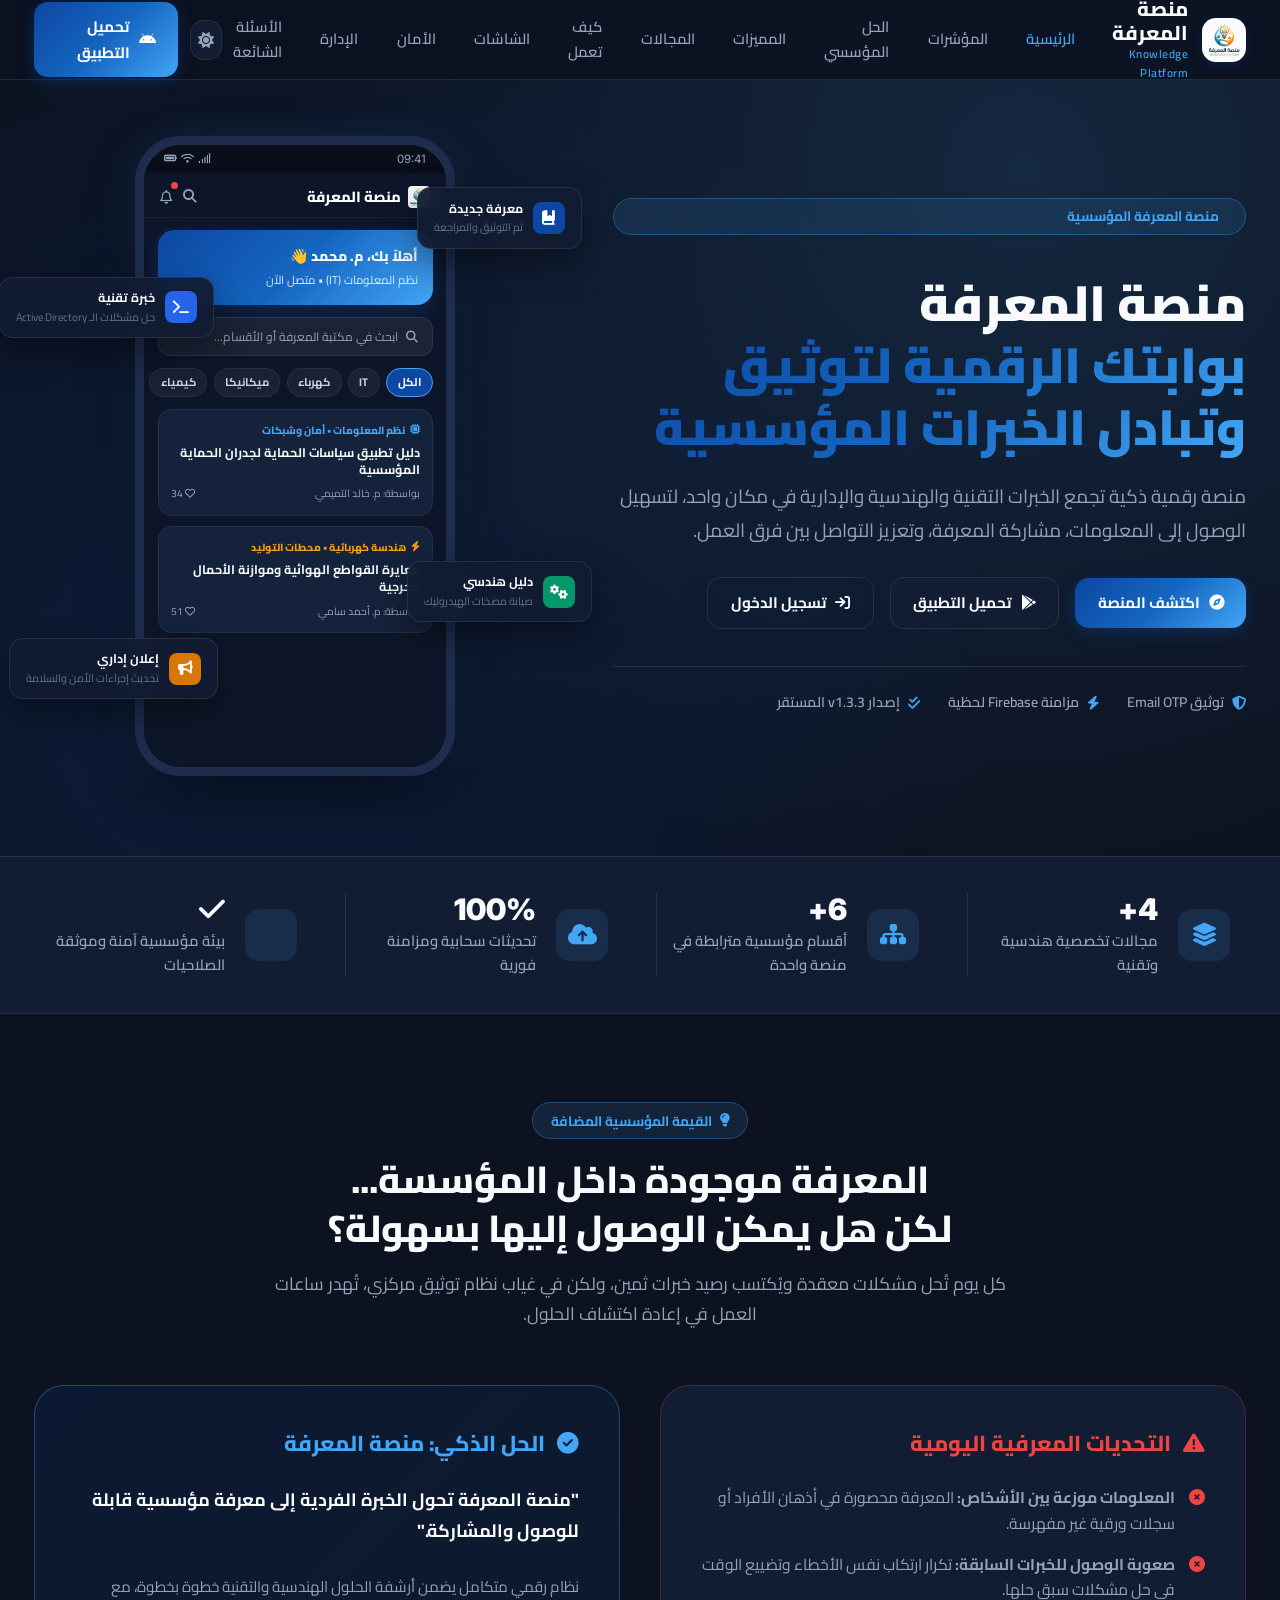
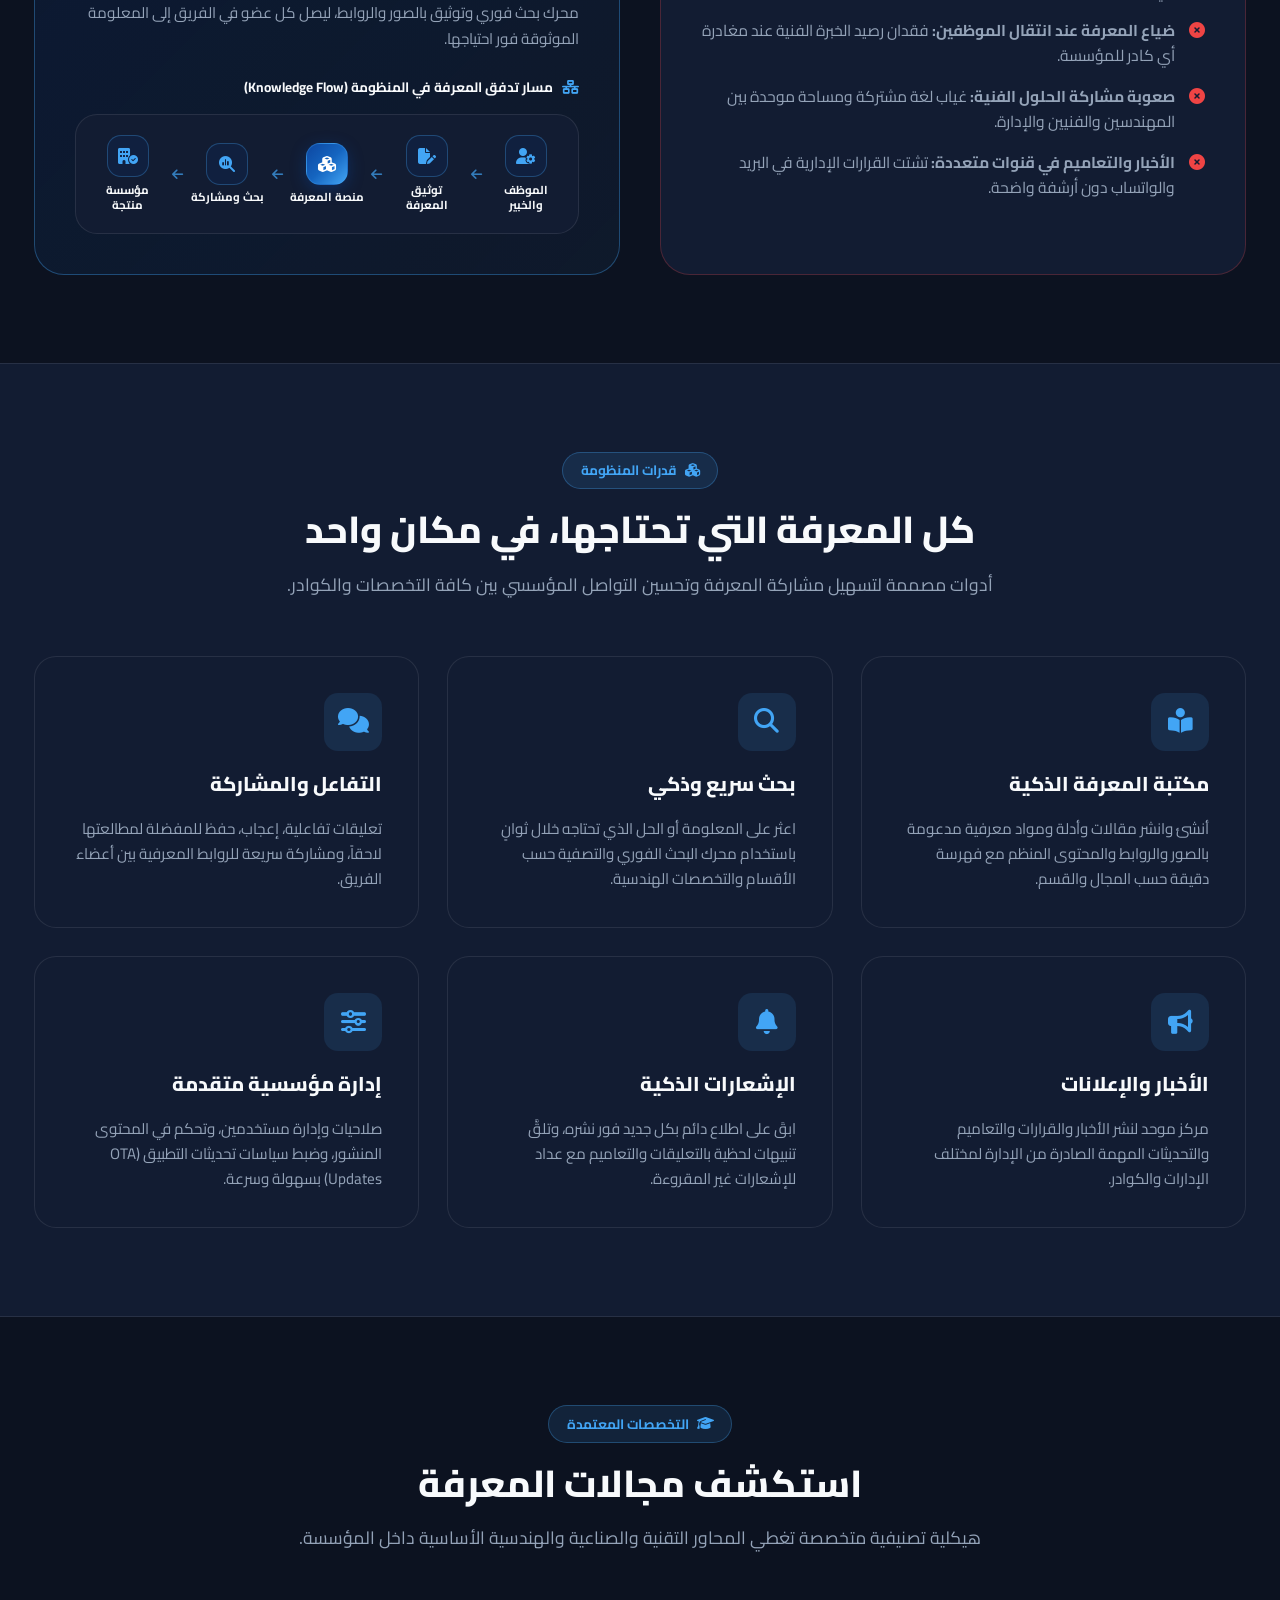
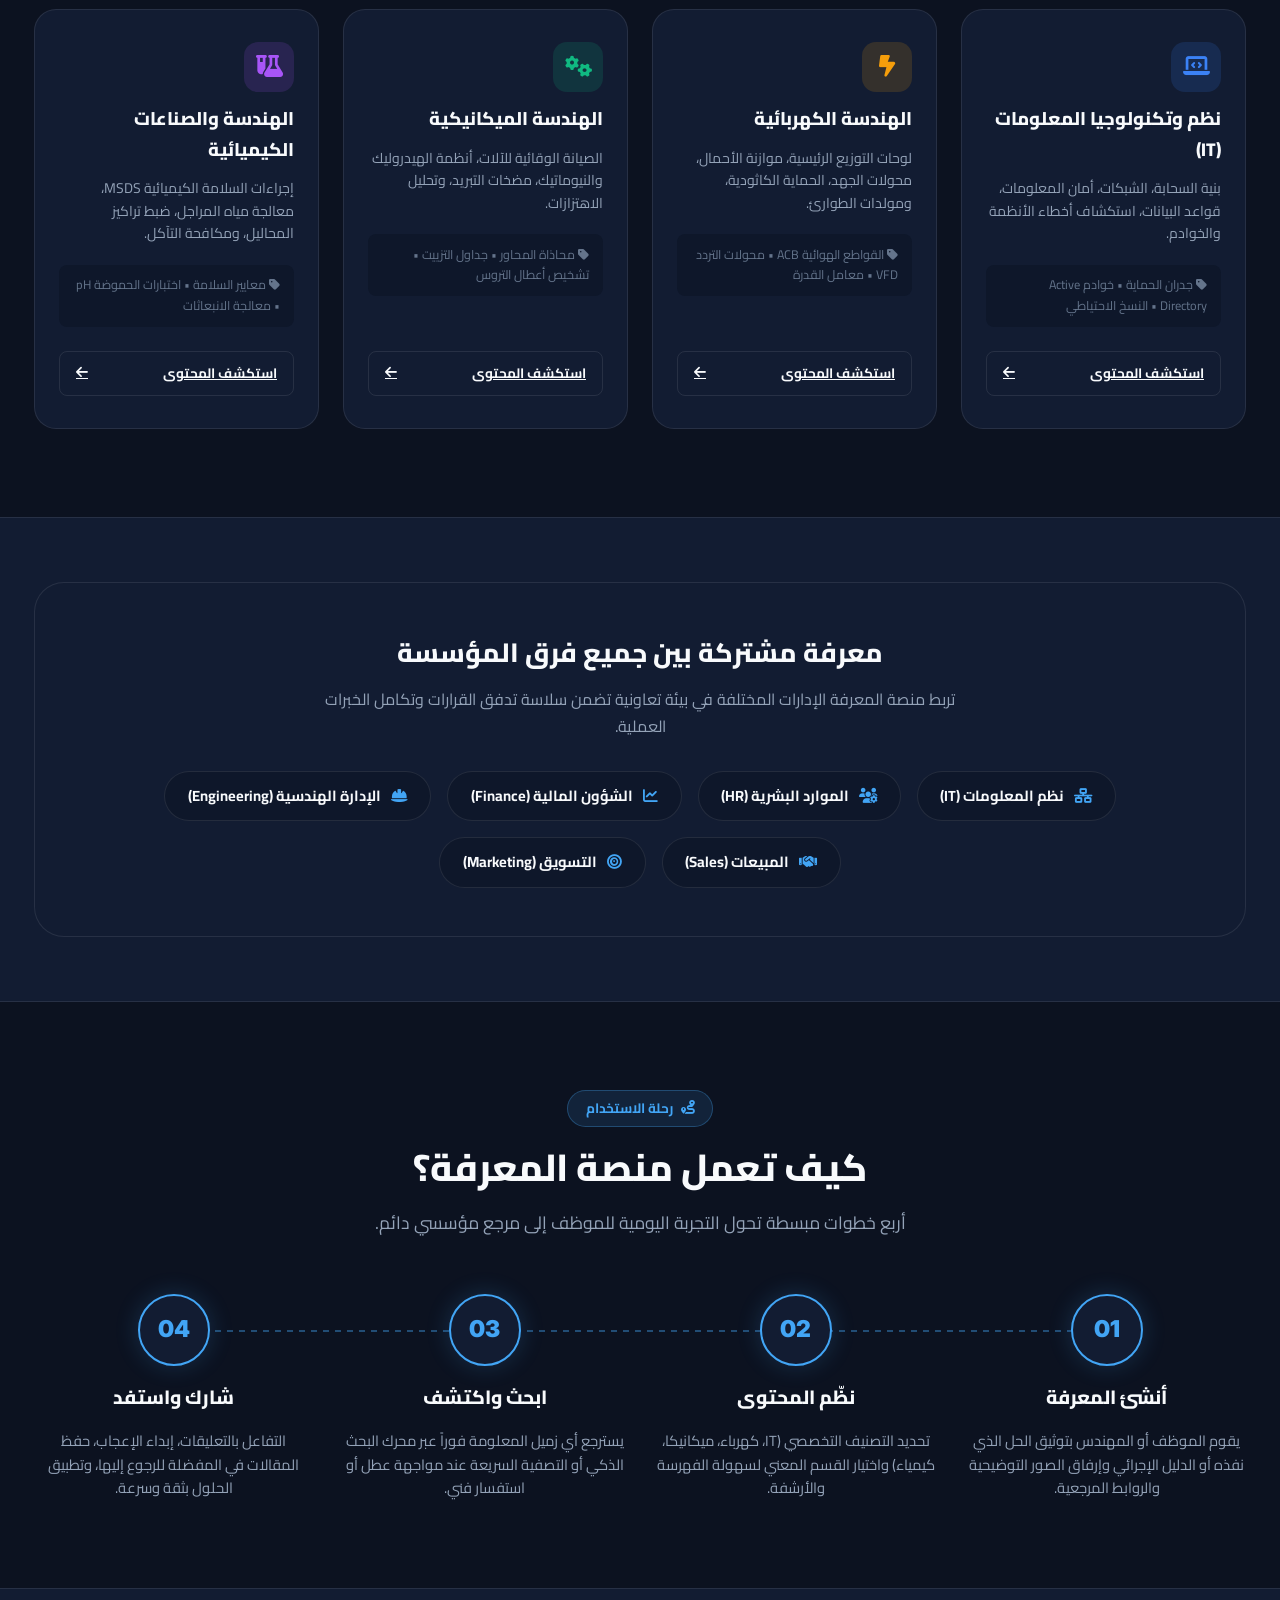
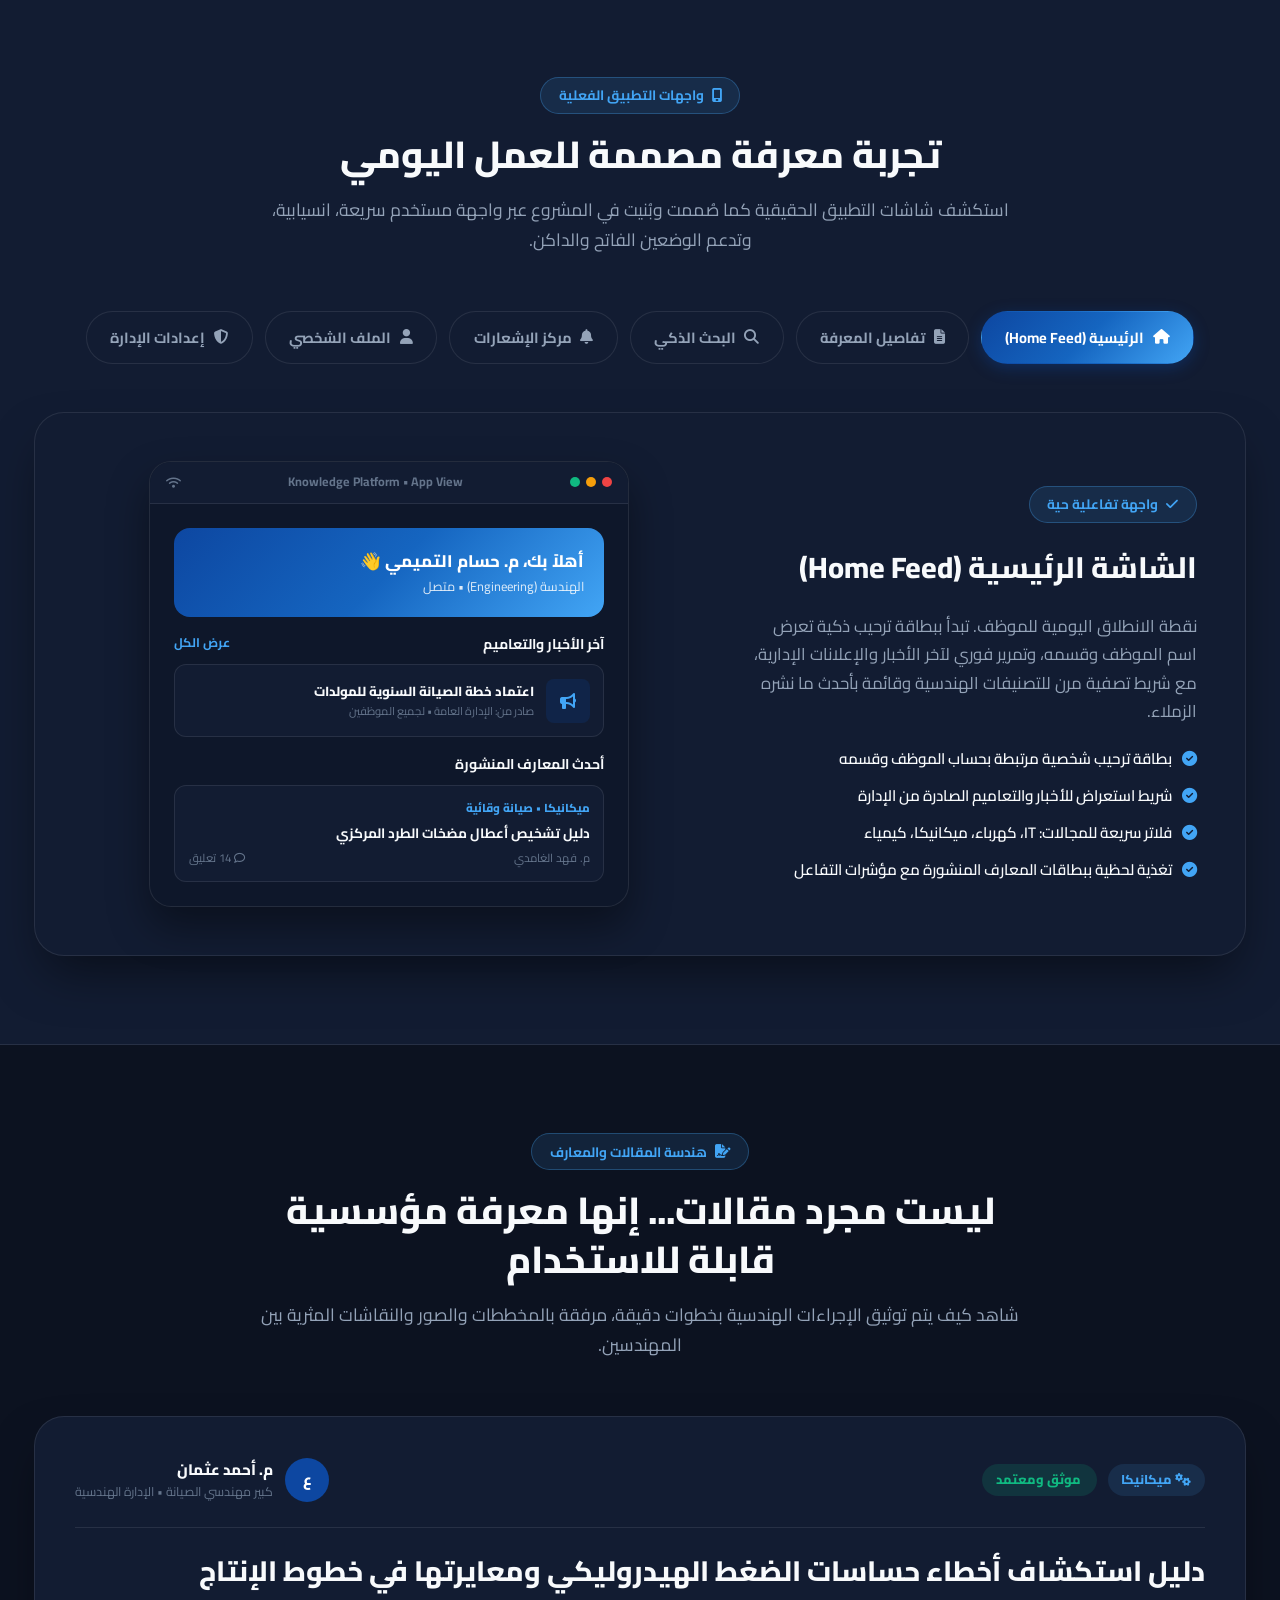
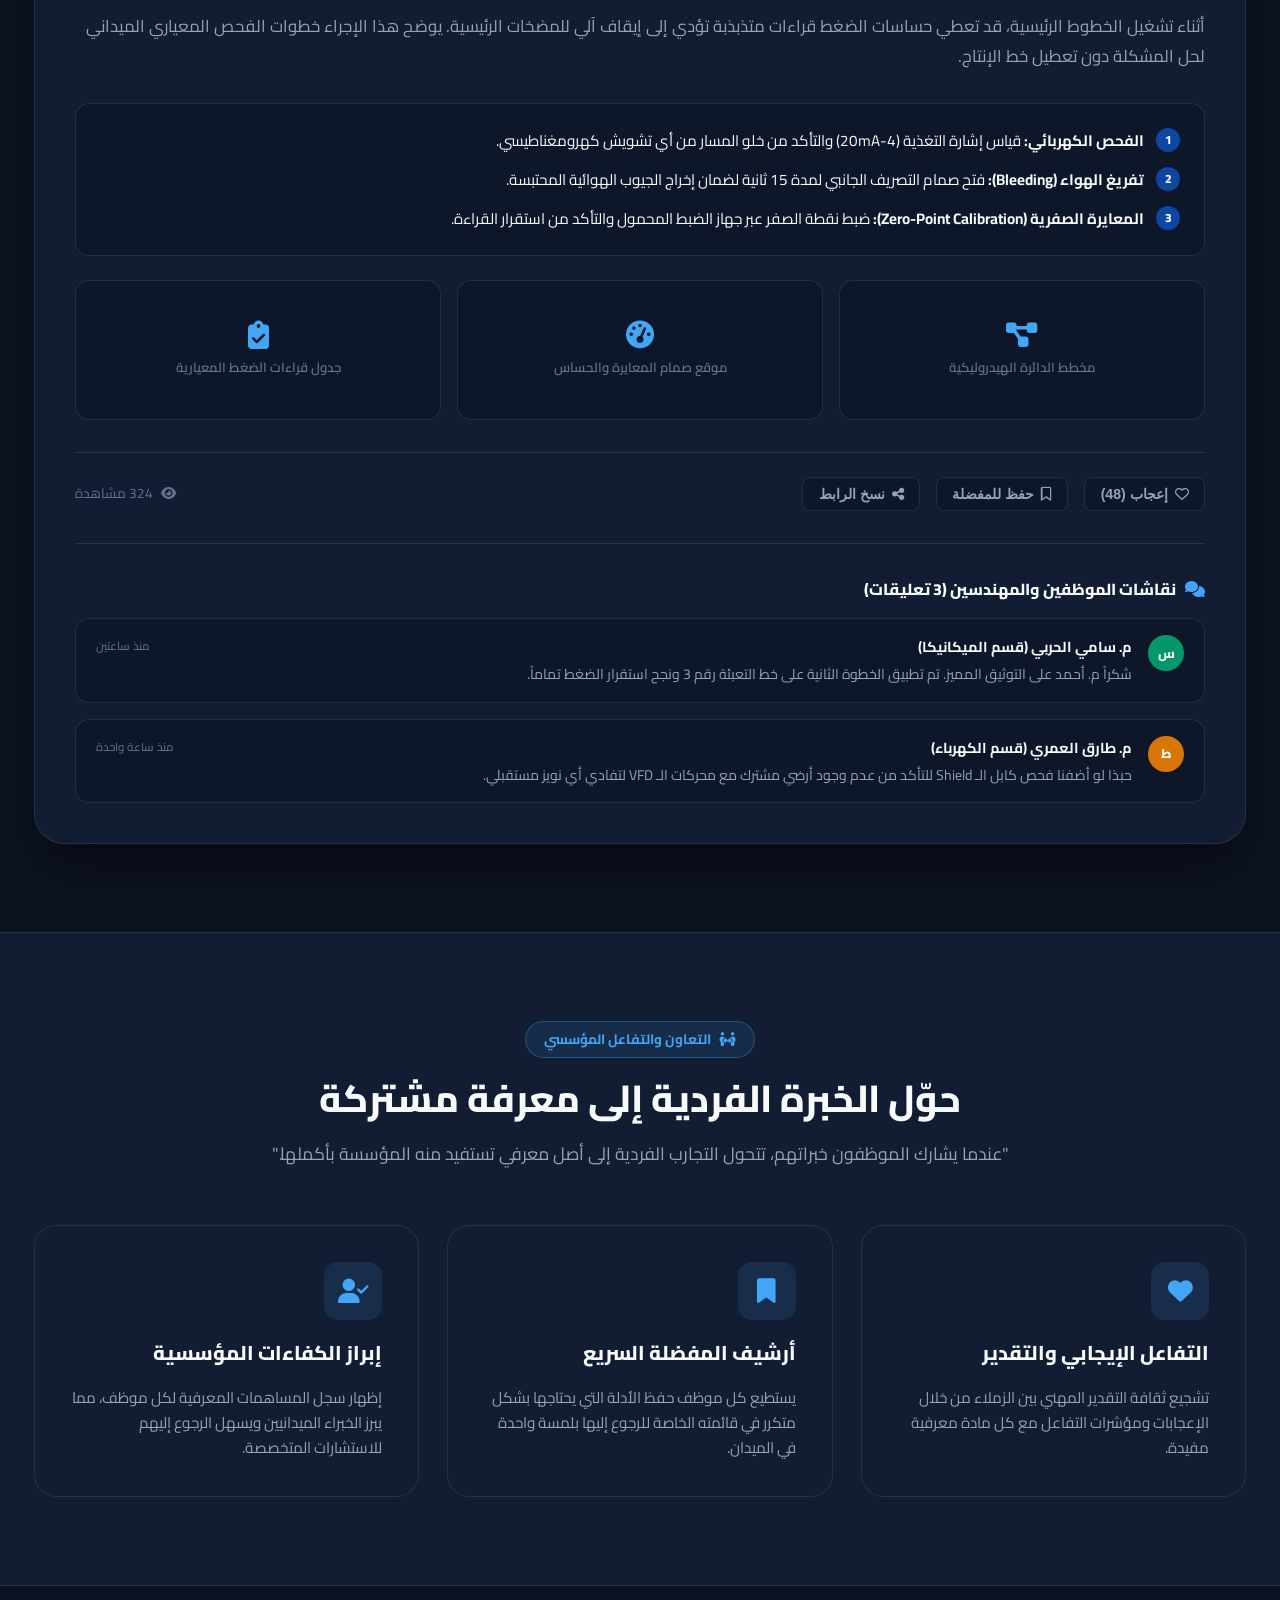
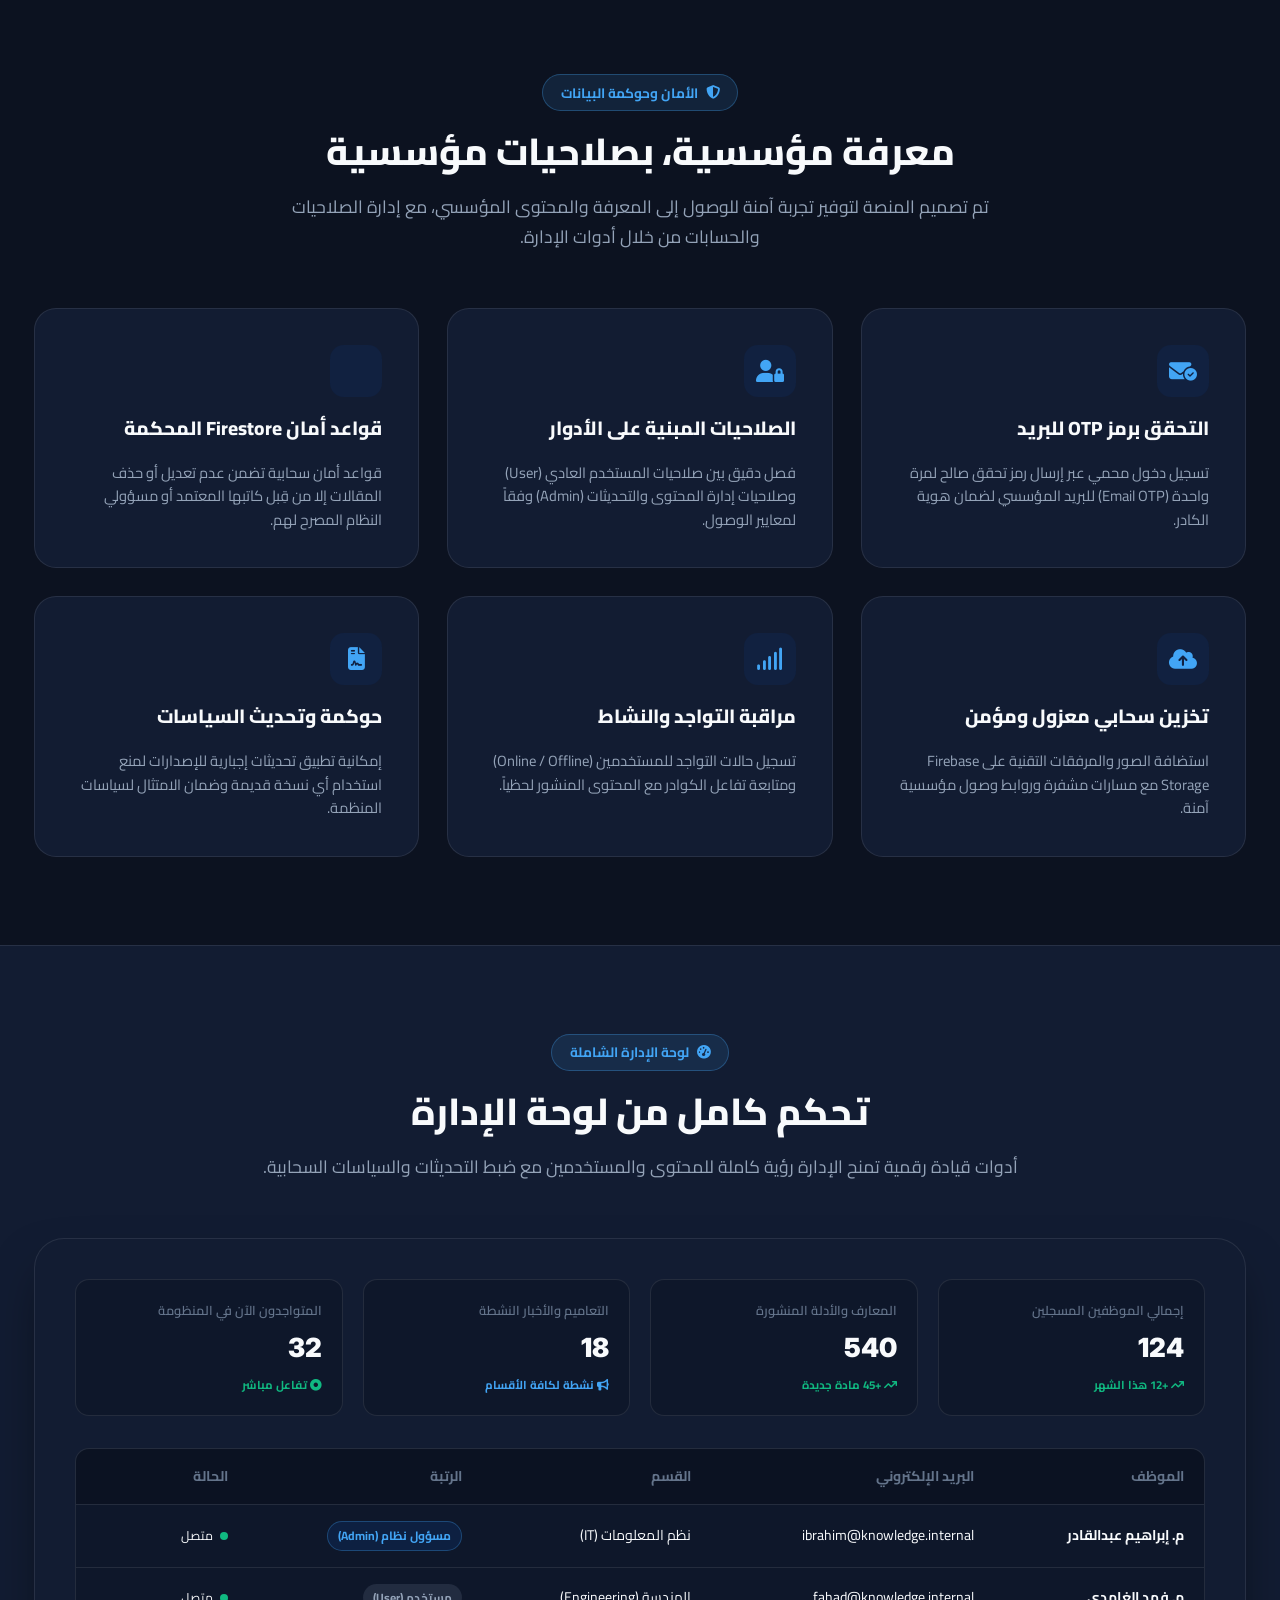
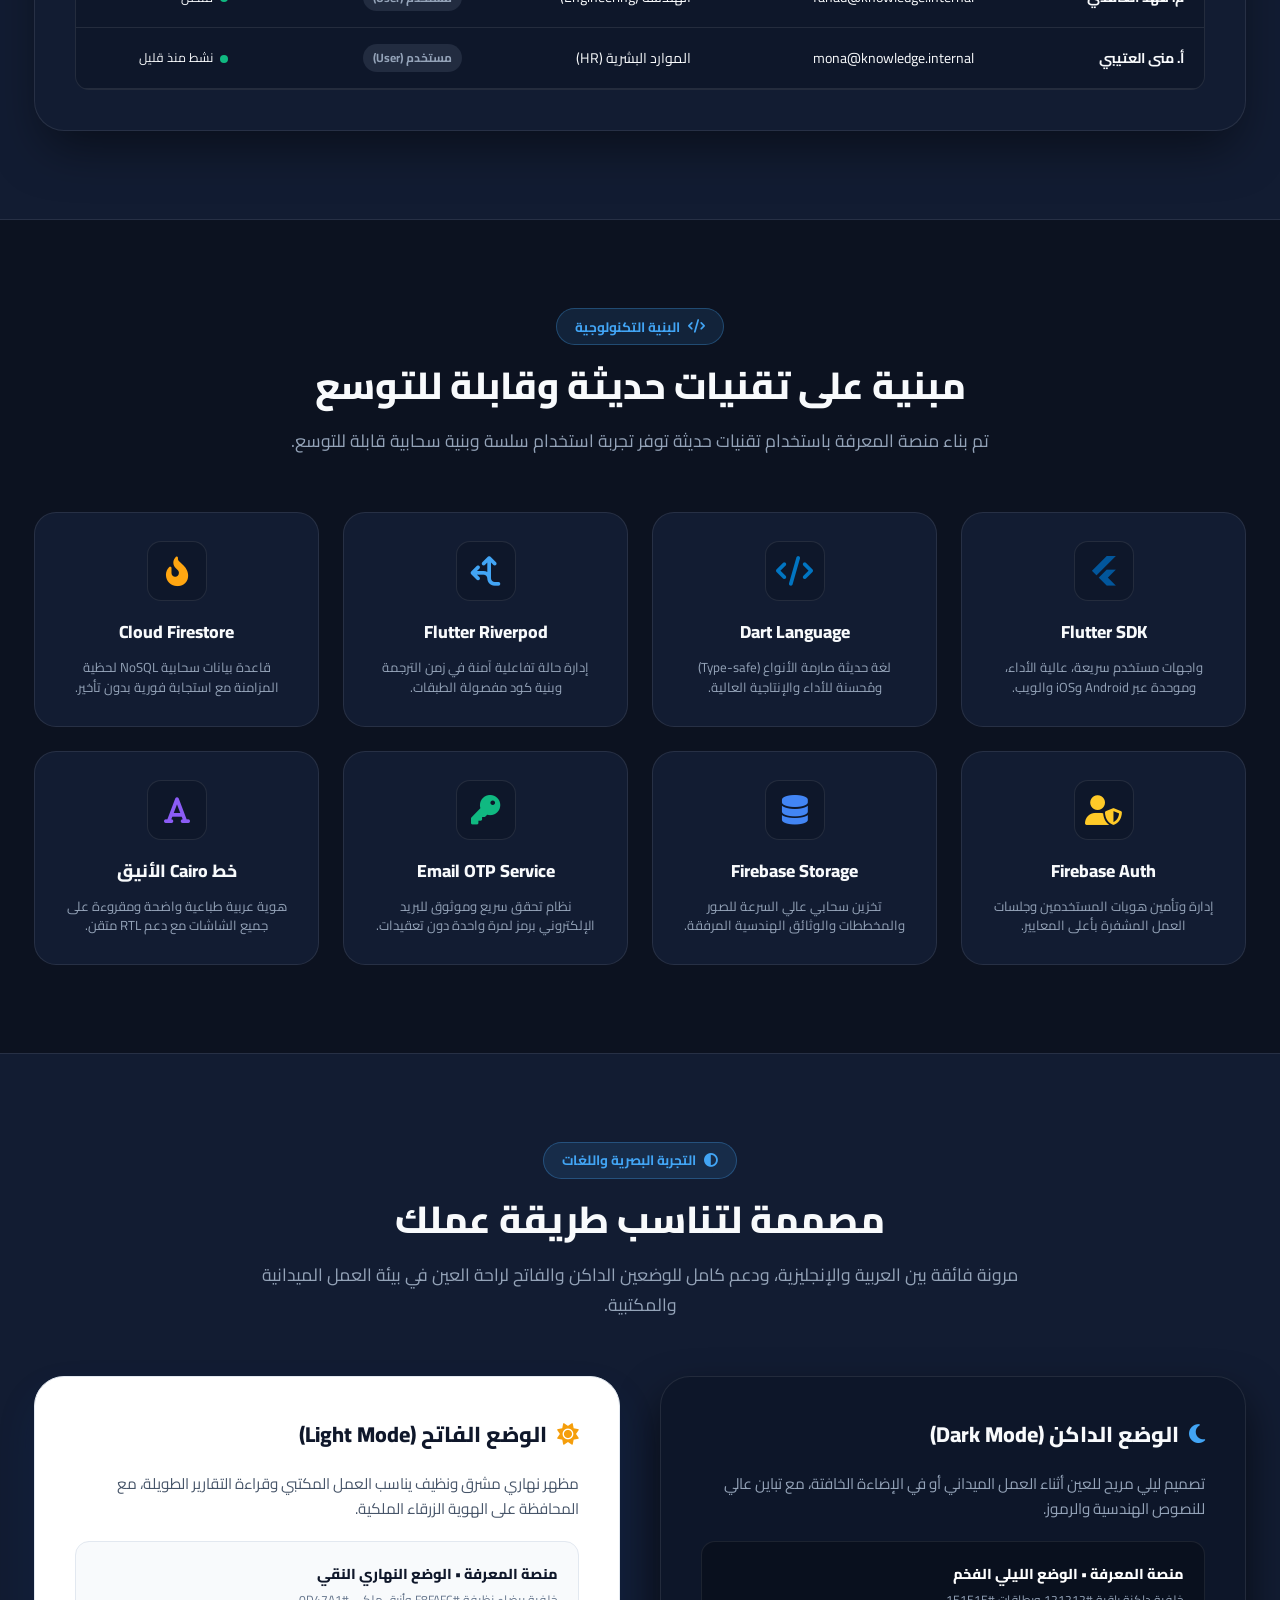
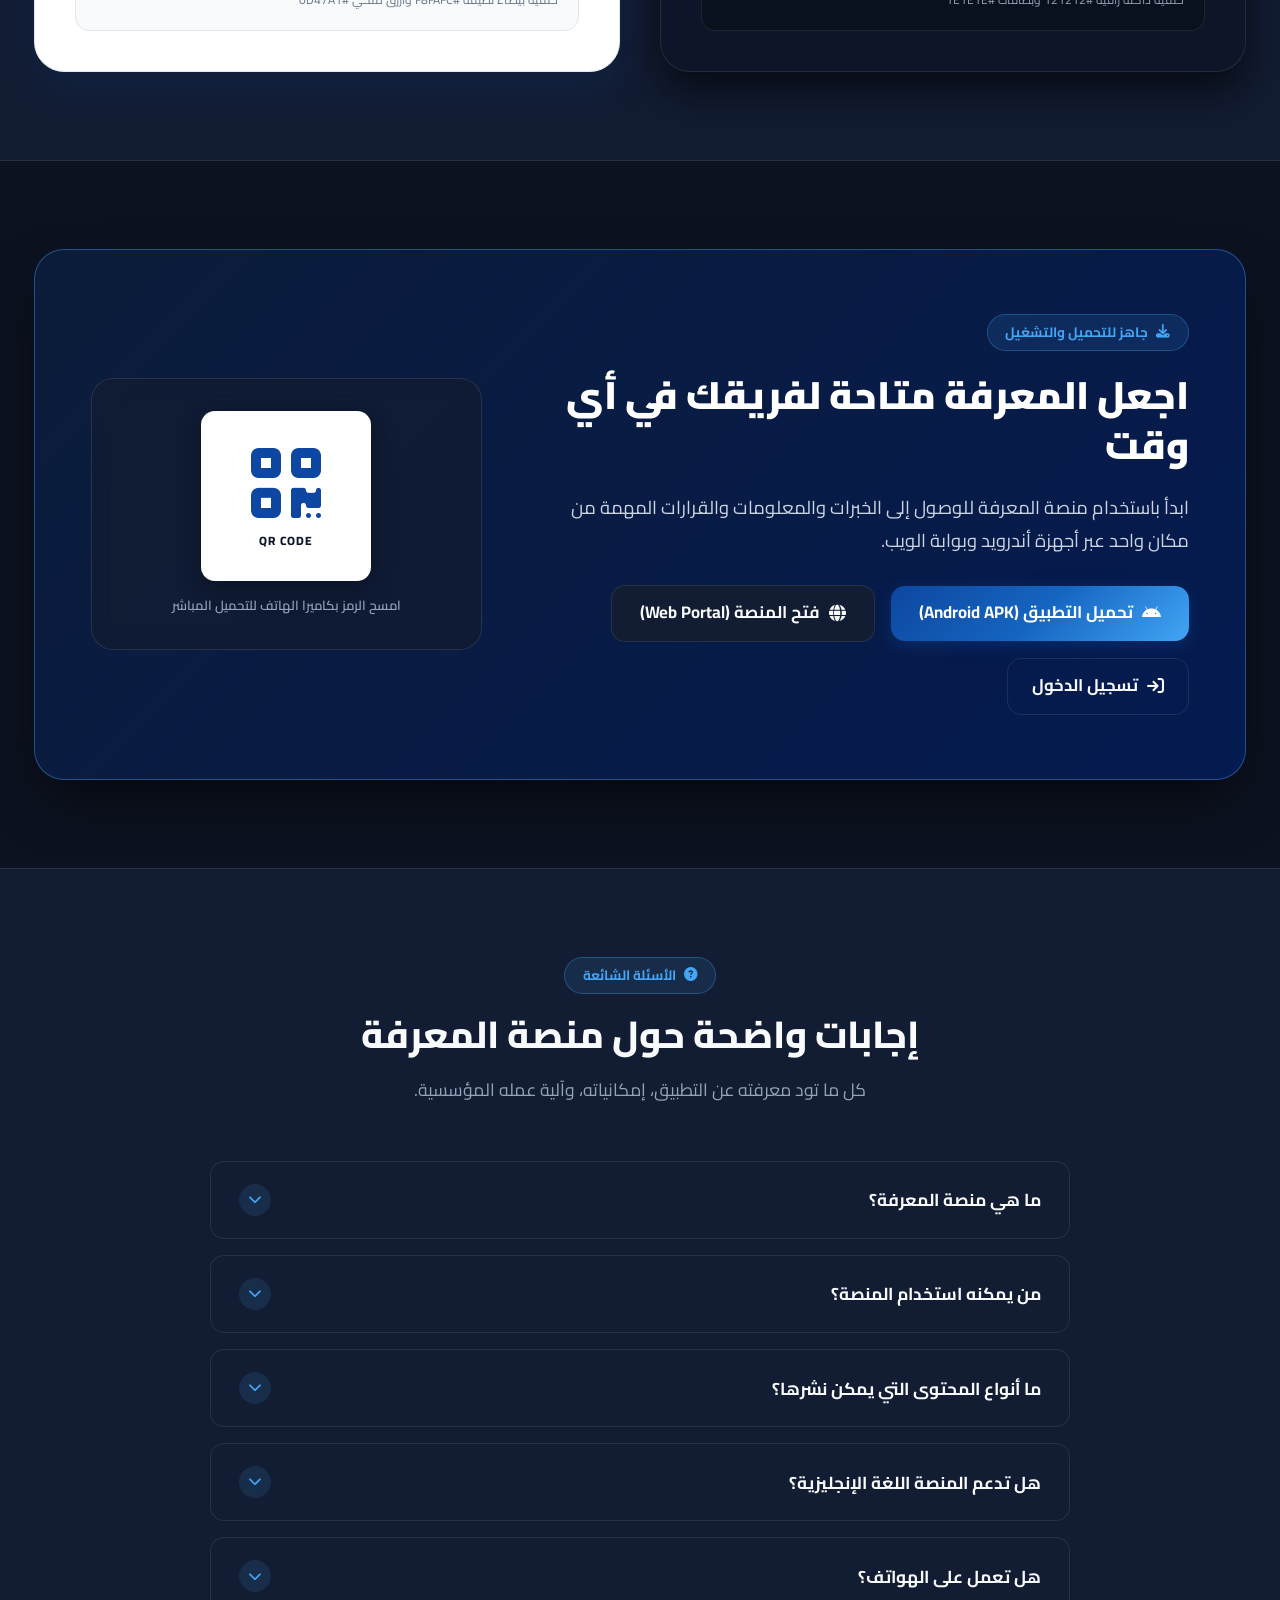
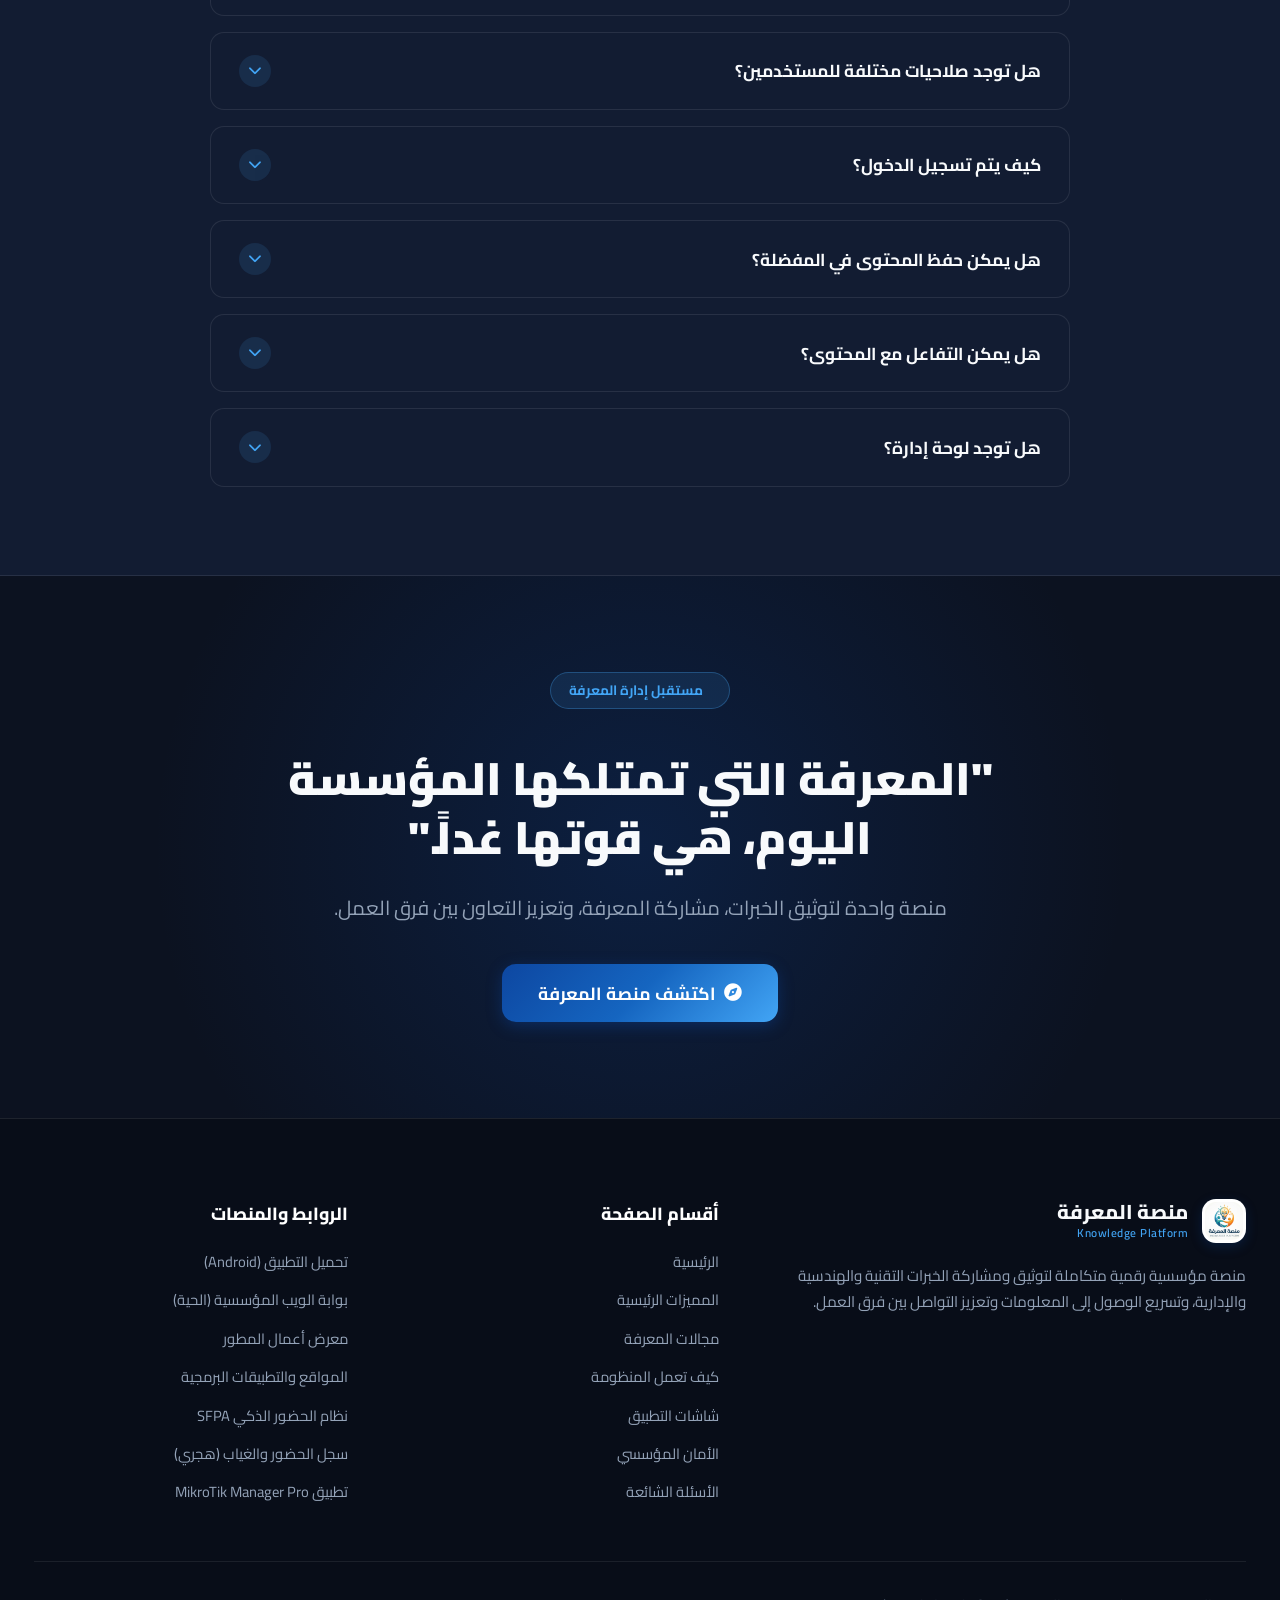
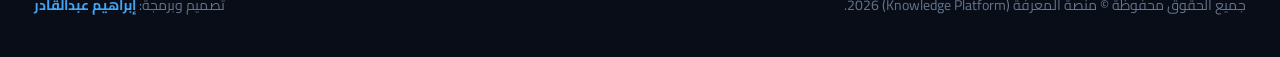
<file: knowledge-platform.html>
<!DOCTYPE html>
<html lang="ar" dir="rtl" data-theme="dark">

<head>
    <meta charset="UTF-8">
    <meta name="viewport" content="width=device-width, initial-scale=1.0">
    <meta name="description"
        content="منصة المعرفة هي منصة مؤسسية رقمية لتوثيق ومشاركة الخبرات التقنية والهندسية والإدارية، وتسريع الوصول إلى المعلومات وتعزيز التواصل بين فرق العمل.">
    <meta name="keywords"
        content="منصة المعرفة, Knowledge Platform, إدارة المعرفة المؤسسية, تبادل الخبرات, توثيق المعرفة, Flutter, Firebase, تطبيق مهندسين, منصة تقنية, إبراهيم عبدالقادر, Ibrahim Abdelgader, Ibrahim588, Ibrahim Abdelgadir">
    <meta name="author" content="Ibrahim Abdelgader (Ibrahim588) - إبراهيم عبدالقادر">
    <link rel="canonical" href="http://ibrahim-protfolio.42web.io/knowledge-platform.html">

    <!-- Open Graph / Social Media -->
    <meta property="og:type" content="website">
    <meta property="og:url" content="http://ibrahim-protfolio.42web.io/knowledge-platform.html">
    <meta property="og:title" content="منصة المعرفة | مرجعك المؤسسي لتبادل الخبرات والمعرفة">
    <meta property="og:description"
        content="منصة رقمية ذكية تجمع الخبرات التقنية والهندسية والإدارية في مكان واحد، لتسهيل الوصول إلى المعلومات، مشاركة المعرفة، وتعزيز التواصل بين فرق العمل.">
    <meta property="og:image" content="http://ibrahim-protfolio.42web.io/img/knowledge/app_logo.png">

    <!-- Twitter Card -->
    <meta property="twitter:card" content="summary_large_image">
    <meta property="twitter:url" content="http://ibrahim-protfolio.42web.io/knowledge-platform.html">
    <meta property="twitter:title" content="منصة المعرفة | مرجعك المؤسسي لتبادل الخبرات والمعرفة">
    <meta property="twitter:description"
        content="منصة المعرفة هي منصة مؤسسية رقمية لتوثيق ومشاركة الخبرات التقنية والهندسية والإدارية، وتسريع الوصول إلى المعلومات وتعزيز التواصل بين فرق العمل.">
    <meta property="twitter:image" content="http://ibrahim-protfolio.42web.io/img/knowledge/app_logo.png">

    <title>منصة المعرفة | مرجعك المؤسسي لتبادل الخبرات والمعرفة</title>

    <!-- Google Fonts: Cairo & Inter -->
    <link rel="preconnect" href="https://fonts.googleapis.com">
    <link rel="preconnect" href="https://fonts.gstatic.com" crossorigin>
    <link
        href="https://fonts.googleapis.com/css2?family=Cairo:wght@300;400;500;600;700;800;900&family=Inter:wght@400;500;600;700;800;900&display=swap"
        rel="stylesheet">

    <!-- Font Awesome 6 Icons -->
    <link rel="stylesheet" href="https://cdnjs.cloudflare.com/ajax/libs/font-awesome/6.5.1/css/all.min.css">

    <!-- Custom CSS -->
    <link rel="stylesheet" href="css/knowledge-platform.css">

    <!-- Structured Data (JSON-LD) -->
    <script type="application/ld+json">
    {
      "@context": "https://schema.org",
      "@type": "SoftwareApplication",
      "name": "منصة المعرفة - Knowledge Platform",
      "operatingSystem": "Android, iOS, Web",
      "applicationCategory": "BusinessApplication",
      "description": "منصة مؤسسية رقمية متكاملة لتوثيق ومشاركة الخبرات التقنية والهندسية والإدارية، وتسريع الوصول إلى المعلومات وتعزيز التواصل بين فرق العمل.",
      "url": "http://ibrahim-protfolio.42web.io/knowledge-platform.html",
      "image": "http://ibrahim-protfolio.42web.io/img/knowledge/app_logo.png",
      "author": {
        "@type": "Person",
        "name": "Ibrahim Abdelgader",
        "alternateName": ["Ibrahim588", "Ibrahim Abdelgadir", "إبراهيم عبدالقادر"],
        "sameAs": [
          "https://github.com/Ibrahim588",
          "https://www.linkedin.com/in/ibrahim-abdelgadir-a41a442bb"
        ]
      }
    }
    </script>
</head>

<body>

    <!-- =================================================================
         Header & Navigation (Navbar)
         ================================================================= -->
    <header class="kp-navbar" role="banner">
        <div class="kp-container kp-nav-container">
            <!-- Brand Logo & Name -->
            <a href="knowledge-platform.html" class="kp-nav-brand" aria-label="الصفحة الرئيسية لمنصة المعرفة">
                <img src="img/knowledge/app_logo.png" alt="شعار منصة المعرفة" class="kp-brand-logo">
                <div class="kp-brand-text">
                    <span class="kp-brand-name">منصة المعرفة</span>
                    <span class="kp-brand-tag">Knowledge Platform</span>
                </div>
            </a>

            <!-- Navigation Links -->
            <nav class="kp-nav-menu" id="kp-nav-menu" role="navigation" aria-label="القائمة الرئيسية">
                <a href="#hero" class="kp-nav-link active">الرئيسية</a>
                <a href="#metrics" class="kp-nav-link">المؤشرات</a>
                <a href="#solution" class="kp-nav-link">الحل المؤسسي</a>
                <a href="#features" class="kp-nav-link">المميزات</a>
                <a href="#disciplines" class="kp-nav-link">المجالات</a>
                <a href="#how-it-works" class="kp-nav-link">كيف تعمل</a>
                <a href="#showcase" class="kp-nav-link">الشاشات</a>
                <a href="#security" class="kp-nav-link">الأمان</a>
                <a href="#admin" class="kp-nav-link">الإدارة</a>
                <a href="#faq" class="kp-nav-link">الأسئلة الشائعة</a>
            </nav>

            <!-- Actions (Theme Toggle & CTA) -->
            <div class="kp-nav-actions">
                <!-- Theme Toggle Button -->
                <button class="kp-theme-toggle" id="kp-theme-toggle" aria-label="تبديل الوضع الليلي / النهاري">
                    <i class="fa-solid fa-sun"></i>
                </button>

                <!-- Download CTA -->
                <a href="#download" class="kp-btn kp-btn-primary">
                    <i class="fa-brands fa-android"></i>
                    <span>تحميل التطبيق</span>
                </a>

                <!-- Mobile Menu Button -->
                <button class="kp-mobile-toggle" id="kp-mobile-toggle" aria-label="فتح القائمة" aria-expanded="false"
                    aria-controls="kp-nav-menu">
                    <i class="fa-solid fa-bars"></i>
                </button>
            </div>
        </div>
    </header>

    <main>
        <!-- =================================================================
             1. HERO SECTION
             ================================================================= -->
        <section id="hero" class="kp-hero-section">
            <div class="kp-container kp-hero-grid">
                <!-- Hero Content (Right in RTL) -->
                <div class="kp-hero-content">
                    <div class="kp-badge-pill">
                        <i class="fa-solid fa-sparkles"></i>
                        <span>منصة المعرفة المؤسسية</span>
                    </div>

                    <h1 class="kp-hero-title">
                        منصة المعرفة<br>
                        <span class="kp-gradient-text">بوابتك الرقمية لتوثيق وتبادل الخبرات المؤسسية</span>
                    </h1>

                    <p class="kp-hero-text">
                        منصة رقمية ذكية تجمع الخبرات التقنية والهندسية والإدارية في مكان واحد، لتسهيل الوصول إلى المعلومات،
                        مشاركة المعرفة، وتعزيز التواصل بين فرق العمل.
                    </p>

                    <div class="kp-hero-actions">
                        <a href="#showcase" class="kp-btn kp-btn-primary">
                            <i class="fa-solid fa-compass"></i>
                            <span>اكتشف المنصة</span>
                        </a>
                        <a href="#download" class="kp-btn kp-btn-secondary">
                            <i class="fa-brands fa-google-play"></i>
                            <span>تحميل التطبيق</span>
                        </a>
                        <a href="https://knowledge-platform-7e1ed.web.app" target="_blank" rel="noopener noreferrer" class="kp-btn kp-btn-outline">
                            <i class="fa-solid fa-arrow-right-to-bracket"></i>
                            <span>تسجيل الدخول</span>
                        </a>
                    </div>

                    <div class="kp-hero-meta">
                        <div class="kp-hero-meta-item">
                            <i class="fa-solid fa-shield-halved"></i>
                            <span>توثيق Email OTP</span>
                        </div>
                        <div class="kp-hero-meta-item">
                            <i class="fa-solid fa-bolt"></i>
                            <span>مزامنة Firebase لحظية</span>
                        </div>
                        <div class="kp-hero-meta-item">
                            <i class="fa-solid fa-check-double"></i>
                            <span>إصدار v1.3.3 المستقر</span>
                        </div>
                    </div>
                </div>

                <!-- Hero Visual (Left in RTL): Realistic Smartphone Mockup -->
                <div class="kp-hero-visual">
                    <div class="kp-phone-wrapper">
                        <!-- Dynamic Notch -->
                        <div class="kp-phone-notch">
                            <span>09:41</span>
                            <div style="display:flex; gap: 4px; align-items: center;">
                                <i class="fa-solid fa-signal" style="font-size: 0.65rem;"></i>
                                <i class="fa-solid fa-wifi" style="font-size: 0.65rem;"></i>
                                <i class="fa-solid fa-battery-full" style="font-size: 0.7rem;"></i>
                            </div>
                        </div>

                        <!-- App Screen Simulation -->
                        <div class="kp-phone-screen">
                            <!-- App Header -->
                            <div class="kp-phone-header">
                                <div class="kp-phone-brand">
                                    <img src="img/knowledge/app_logo.png" alt="شعار">
                                    <span>منصة المعرفة</span>
                                </div>
                                <div class="kp-phone-icons">
                                    <i class="fa-solid fa-magnifying-glass"></i>
                                    <div style="position: relative;">
                                        <i class="fa-regular fa-bell"></i>
                                        <span style="position: absolute; top:-4px; right:-6px; width:7px; height:7px; background:#EF4444; border-radius:50%;"></span>
                                    </div>
                                </div>
                            </div>

                            <!-- Welcome Card -->
                            <div class="kp-phone-welcome">
                                <h4>أهلاً بك، م. محمد 👋</h4>
                                <p>نظم المعلومات (IT) • متصل الآن</p>
                            </div>

                            <!-- Quick Search Bar -->
                            <div class="kp-phone-search">
                                <i class="fa-solid fa-magnifying-glass"></i>
                                <span>ابحث في مكتبة المعرفة أو الأقسام...</span>
                            </div>

                            <!-- Categories Chips -->
                            <div class="kp-phone-categories">
                                <span class="kp-phone-chip active">الكل</span>
                                <span class="kp-phone-chip">IT</span>
                                <span class="kp-phone-chip">كهرباء</span>
                                <span class="kp-phone-chip">ميكانيكا</span>
                                <span class="kp-phone-chip">كيمياء</span>
                            </div>

                            <!-- Feed Cards -->
                            <div class="kp-phone-feed">
                                <!-- Card 1 -->
                                <div class="kp-phone-card">
                                    <div class="kp-phone-card-tag">
                                        <i class="fa-solid fa-microchip"></i>
                                        <span>نظم المعلومات • أمان وشبكات</span>
                                    </div>
                                    <div class="kp-phone-card-title">
                                        دليل تطبيق سياسات الحماية لجدران الحماية المؤسسية
                                    </div>
                                    <div class="kp-phone-card-author">
                                        <span>بواسطة: م. خالد التميمي</span>
                                        <span><i class="fa-regular fa-heart"></i> 34</span>
                                    </div>
                                </div>

                                <!-- Card 2 -->
                                <div class="kp-phone-card">
                                    <div class="kp-phone-card-tag" style="color: #F59E0B;">
                                        <i class="fa-solid fa-bolt"></i>
                                        <span>هندسة كهربائية • محطات التوليد</span>
                                    </div>
                                    <div class="kp-phone-card-title">
                                        معايرة القواطع الهوائية وموازنة الأحمال الحرجية
                                    </div>
                                    <div class="kp-phone-card-author">
                                        <span>بواسطة: م. أحمد سامي</span>
                                        <span><i class="fa-regular fa-heart"></i> 51</span>
                                    </div>
                                </div>
                            </div>
                        </div>
                    </div>

                    <!-- 4 Subtle Floating Badges -->
                    <div class="kp-floating-badge kp-float-1">
                        <div class="kp-float-icon" style="background: #0D47A1;">
                            <i class="fa-solid fa-book-bookmark"></i>
                        </div>
                        <div>
                            <div class="kp-float-title">معرفة جديدة</div>
                            <div class="kp-float-sub">تم التوثيق والمراجعة</div>
                        </div>
                    </div>

                    <div class="kp-floating-badge kp-float-2">
                        <div class="kp-float-icon" style="background: #059669;">
                            <i class="fa-solid fa-gears"></i>
                        </div>
                        <div>
                            <div class="kp-float-title">دليل هندسي</div>
                            <div class="kp-float-sub">صيانة مضخات الهيدروليك</div>
                        </div>
                    </div>

                    <div class="kp-floating-badge kp-float-3">
                        <div class="kp-float-icon" style="background: #2563EB;">
                            <i class="fa-solid fa-terminal"></i>
                        </div>
                        <div>
                            <div class="kp-float-title">خبرة تقنية</div>
                            <div class="kp-float-sub">حل مشكلات الـ Active Directory</div>
                        </div>
                    </div>

                    <div class="kp-floating-badge kp-float-4">
                        <div class="kp-float-icon" style="background: #D97706;">
                            <i class="fa-solid fa-bullhorn"></i>
                        </div>
                        <div>
                            <div class="kp-float-title">إعلان إداري</div>
                            <div class="kp-float-sub">تحديث إجراءات الأمن والسلامة</div>
                        </div>
                    </div>
                </div>
            </div>
        </section>

        <!-- =================================================================
             2. TRUST / METRICS BAR
             ================================================================= -->
        <section id="metrics" class="kp-metrics-bar">
            <div class="kp-container">
                <div class="kp-metrics-grid">
                    <!-- Metric 1 -->
                    <div class="kp-metric-item">
                        <div class="kp-metric-icon">
                            <i class="fa-solid fa-layer-group"></i>
                        </div>
                        <div class="kp-metric-info">
                            <div class="kp-metric-number">4+</div>
                            <div class="kp-metric-label">مجالات تخصصية هندسية وتقنية</div>
                        </div>
                    </div>

                    <!-- Metric 2 -->
                    <div class="kp-metric-item">
                        <div class="kp-metric-icon">
                            <i class="fa-solid fa-sitemap"></i>
                        </div>
                        <div class="kp-metric-info">
                            <div class="kp-metric-number">6+</div>
                            <div class="kp-metric-label">أقسام مؤسسية مترابطة في منصة واحدة</div>
                        </div>
                    </div>

                    <!-- Metric 3 -->
                    <div class="kp-metric-item">
                        <div class="kp-metric-icon">
                            <i class="fa-solid fa-cloud-arrow-up"></i>
                        </div>
                        <div class="kp-metric-info">
                            <div class="kp-metric-number">100%</div>
                            <div class="kp-metric-label">تحديثات سحابية ومزامنة فورية</div>
                        </div>
                    </div>

                    <!-- Metric 4 -->
                    <div class="kp-metric-item">
                        <div class="kp-metric-icon">
                            <i class="fa-solid fa-shield-check"></i>
                        </div>
                        <div class="kp-metric-info">
                            <div class="kp-metric-number"><i class="fa-solid fa-check"></i></div>
                            <div class="kp-metric-label">بيئة مؤسسية آمنة وموثقة الصلاحيات</div>
                        </div>
                    </div>
                </div>
            </div>
        </section>

        <!-- =================================================================
             3. PROBLEM → SOLUTION
             ================================================================= -->
        <section id="solution" class="kp-section">
            <div class="kp-container">
                <div class="kp-section-header">
                    <div class="kp-badge-pill">
                        <i class="fa-solid fa-lightbulb"></i>
                        <span>القيمة المؤسسية المضافة</span>
                    </div>
                    <h2 class="kp-section-title">
                        المعرفة موجودة داخل المؤسسة...<br>
                        لكن هل يمكن الوصول إليها بسهولة؟
                    </h2>
                    <p class="kp-section-subtitle">
                        كل يوم تُحل مشكلات معقدة ويُكتسب رصيد خبرات ثمين، ولكن في غياب نظام توثيق مركزي، تُهدر ساعات العمل في إعادة اكتشاف الحلول.
                    </p>
                </div>

                <div class="kp-problem-solution-grid">
                    <!-- Problem Card -->
                    <div class="kp-problem-card">
                        <div>
                            <div class="kp-problem-header">
                                <i class="fa-solid fa-triangle-exclamation"></i>
                                <span>التحديات المعرفية اليومية</span>
                            </div>
                            <ul class="kp-problem-list">
                                <li class="kp-problem-item">
                                    <i class="fa-solid fa-circle-xmark"></i>
                                    <span><strong>المعلومات موزعة بين الأشخاص:</strong> المعرفة محصورة في أذهان الأفراد أو سجلات ورقية غير مفهرسة.</span>
                                </li>
                                <li class="kp-problem-item">
                                    <i class="fa-solid fa-circle-xmark"></i>
                                    <span><strong>صعوبة الوصول للخبرات السابقة:</strong> تكرار ارتكاب نفس الأخطاء وتضييع الوقت في حل مشكلات سبق حلها.</span>
                                </li>
                                <li class="kp-problem-item">
                                    <i class="fa-solid fa-circle-xmark"></i>
                                    <span><strong>ضياع المعرفة عند انتقال الموظفين:</strong> فقدان رصيد الخبرة الفنية عند مغادرة أي كادر للمؤسسة.</span>
                                </li>
                                <li class="kp-problem-item">
                                    <i class="fa-solid fa-circle-xmark"></i>
                                    <span><strong>صعوبة مشاركة الحلول الفنية:</strong> غياب لغة مشتركة ومساحة موحدة بين المهندسين والفنيين والإدارة.</span>
                                </li>
                                <li class="kp-problem-item">
                                    <i class="fa-solid fa-circle-xmark"></i>
                                    <span><strong>الأخبار والتعاميم في قنوات متعددة:</strong> تشتت القرارات الإدارية في البريد والواتساب دون أرشفة واضحة.</span>
                                </li>
                            </ul>
                        </div>
                    </div>

                    <!-- Solution Card -->
                    <div class="kp-solution-card">
                        <div>
                            <div class="kp-solution-header">
                                <i class="fa-solid fa-circle-check"></i>
                                <span>الحل الذكي: منصة المعرفة</span>
                            </div>
                            <p class="kp-solution-lead">
                                "منصة المعرفة تحول الخبرة الفردية إلى معرفة مؤسسية قابلة للوصول والمشاركة."
                            </p>
                            <p style="color: var(--kp-text-secondary); line-height: 1.7; margin-bottom: 1.5rem; font-size: 0.95rem;">
                                نظام رقمي متكامل يضمن أرشفة الحلول الهندسية والتقنية خطوة بخطوة، مع محرك بحث فوري وتوثيق بالصور والروابط، ليصل كل عضو في الفريق إلى المعلومة الموثوقة فور احتياجها.
                            </p>
                        </div>

                        <!-- Knowledge Flow Diagram -->
                        <div>
                            <div style="font-size: 0.85rem; font-weight: 700; color: var(--kp-text-primary); margin-bottom: 0.5rem;">
                                <i class="fa-solid fa-network-wired" style="color: var(--kp-accent); margin-left: 6px;"></i>
                                مسار تدفق المعرفة في المنظومة (Knowledge Flow)
                            </div>
                            <div class="kp-knowledge-flow">
                                <div class="kp-flow-node">
                                    <div class="kp-flow-icon"><i class="fa-solid fa-user-gear"></i></div>
                                    <div class="kp-flow-label">الموظف والخبير</div>
                                </div>
                                <div class="kp-flow-arrow"><i class="fa-solid fa-arrow-left"></i></div>
                                <div class="kp-flow-node">
                                    <div class="kp-flow-icon"><i class="fa-solid fa-file-pen"></i></div>
                                    <div class="kp-flow-label">توثيق المعرفة</div>
                                </div>
                                <div class="kp-flow-arrow"><i class="fa-solid fa-arrow-left"></i></div>
                                <div class="kp-flow-node active">
                                    <div class="kp-flow-icon"><i class="fa-solid fa-cubes"></i></div>
                                    <div class="kp-flow-label">منصة المعرفة</div>
                                </div>
                                <div class="kp-flow-arrow"><i class="fa-solid fa-arrow-left"></i></div>
                                <div class="kp-flow-node">
                                    <div class="kp-flow-icon"><i class="fa-solid fa-magnifying-glass-chart"></i></div>
                                    <div class="kp-flow-label">بحث ومشاركة</div>
                                </div>
                                <div class="kp-flow-arrow"><i class="fa-solid fa-arrow-left"></i></div>
                                <div class="kp-flow-node">
                                    <div class="kp-flow-icon"><i class="fa-solid fa-building-circle-check"></i></div>
                                    <div class="kp-flow-label">مؤسسة منتجة</div>
                                </div>
                            </div>
                        </div>
                    </div>
                </div>
            </div>
        </section>

        <!-- =================================================================
             4. CORE FEATURES
             ================================================================= -->
        <section id="features" class="kp-section kp-section-alt">
            <div class="kp-container">
                <div class="kp-section-header">
                    <div class="kp-badge-pill">
                        <i class="fa-solid fa-cubes"></i>
                        <span>قدرات المنظومة</span>
                    </div>
                    <h2 class="kp-section-title">كل المعرفة التي تحتاجها، في مكان واحد</h2>
                    <p class="kp-section-subtitle">
                        أدوات مصممة لتسهيل مشاركة المعرفة وتحسين التواصل المؤسسي بين كافة التخصصات والكوادر.
                    </p>
                </div>

                <div class="kp-features-grid">
                    <!-- Feature 1 -->
                    <div class="kp-feature-card">
                        <div class="kp-feature-icon-box">
                            <i class="fa-solid fa-book-open-reader"></i>
                        </div>
                        <h3 class="kp-feature-title">مكتبة المعرفة الذكية</h3>
                        <p class="kp-feature-desc">
                            أنشئ وانشر مقالات وأدلة ومواد معرفية مدعومة بالصور والروابط والمحتوى المنظم مع فهرسة دقيقة حسب المجال والقسم.
                        </p>
                    </div>

                    <!-- Feature 2 -->
                    <div class="kp-feature-card">
                        <div class="kp-feature-icon-box">
                            <i class="fa-solid fa-magnifying-glass"></i>
                        </div>
                        <h3 class="kp-feature-title">بحث سريع وذكي</h3>
                        <p class="kp-feature-desc">
                            اعثر على المعلومة أو الحل الذي تحتاجه خلال ثوانٍ باستخدام محرك البحث الفوري والتصفية حسب الأقسام والتخصصات الهندسية.
                        </p>
                    </div>

                    <!-- Feature 3 -->
                    <div class="kp-feature-card">
                        <div class="kp-feature-icon-box">
                            <i class="fa-solid fa-comments"></i>
                        </div>
                        <h3 class="kp-feature-title">التفاعل والمشاركة</h3>
                        <p class="kp-feature-desc">
                            تعليقات تفاعلية، إعجاب، حفظ للمفضلة لمطالعتها لاحقاً، ومشاركة سريعة للروابط المعرفية بين أعضاء الفريق.
                        </p>
                    </div>

                    <!-- Feature 4 -->
                    <div class="kp-feature-card">
                        <div class="kp-feature-icon-box">
                            <i class="fa-solid fa-bullhorn"></i>
                        </div>
                        <h3 class="kp-feature-title">الأخبار والإعلانات</h3>
                        <p class="kp-feature-desc">
                            مركز موحد لنشر الأخبار والقرارات والتعاميم والتحديثات المهمة الصادرة من الإدارة لمختلف الإدارات والكوادر.
                        </p>
                    </div>

                    <!-- Feature 5 -->
                    <div class="kp-feature-card">
                        <div class="kp-feature-icon-box">
                            <i class="fa-solid fa-bell"></i>
                        </div>
                        <h3 class="kp-feature-title">الإشعارات الذكية</h3>
                        <p class="kp-feature-desc">
                            ابقَ على اطلاع دائم بكل جديد فور نشره، وتلقَّ تنبيهات لحظية بالتعليقات والتعاميم مع عداد للإشعارات غير المقروءة.
                        </p>
                    </div>

                    <!-- Feature 6 -->
                    <div class="kp-feature-card">
                        <div class="kp-feature-icon-box">
                            <i class="fa-solid fa-sliders"></i>
                        </div>
                        <h3 class="kp-feature-title">إدارة مؤسسية متقدمة</h3>
                        <p class="kp-feature-desc">
                            صلاحيات وإدارة مستخدمين، وتحكم في المحتوى المنشور، وضبط سياسات تحديثات التطبيق (OTA Updates) بسهولة وسرعة.
                        </p>
                    </div>
                </div>
            </div>
        </section>

        <!-- =================================================================
             5. EXPLORE DISCIPLINES
             ================================================================= -->
        <section id="disciplines" class="kp-section">
            <div class="kp-container">
                <div class="kp-section-header">
                    <div class="kp-badge-pill">
                        <i class="fa-solid fa-graduation-cap"></i>
                        <span>التخصصات المعتمدة</span>
                    </div>
                    <h2 class="kp-section-title">استكشف مجالات المعرفة</h2>
                    <p class="kp-section-subtitle">
                        هيكلية تصنيفية متخصصة تغطي المحاور التقنية والصناعية والهندسية الأساسية داخل المؤسسة.
                    </p>
                </div>

                <div class="kp-disciplines-grid">
                    <!-- Discipline 1: IT -->
                    <div class="kp-discipline-card kp-disc-it">
                        <div class="kp-disc-top">
                            <div class="kp-disc-icon">
                                <i class="fa-solid fa-laptop-code"></i>
                            </div>
                            <h3 class="kp-disc-title">نظم وتكنولوجيا المعلومات (IT)</h3>
                            <p class="kp-disc-desc">
                                بنية السحابة، الشبكات، أمان المعلومات، قواعد البيانات، استكشاف أخطاء الأنظمة والخوادم.
                            </p>
                            <div class="kp-disc-samples">
                                <i class="fa-solid fa-tag"></i> جدران الحماية • خوادم Active Directory • النسخ الاحتياطي
                            </div>
                        </div>
                        <a href="#showcase" class="kp-disc-btn">
                            <span>استكشف المحتوى</span>
                            <i class="fa-solid fa-arrow-left"></i>
                        </a>
                    </div>

                    <!-- Discipline 2: Electrical -->
                    <div class="kp-discipline-card kp-disc-elec">
                        <div class="kp-disc-top">
                            <div class="kp-disc-icon">
                                <i class="fa-solid fa-bolt-lightning"></i>
                            </div>
                            <h3 class="kp-disc-title">الهندسة الكهربائية</h3>
                            <p class="kp-disc-desc">
                                لوحات التوزيع الرئيسية، موازنة الأحمال، محولات الجهد، الحماية الكاثودية، ومولدات الطوارئ.
                            </p>
                            <div class="kp-disc-samples">
                                <i class="fa-solid fa-tag"></i> القواطع الهوائية ACB • محولات التردد VFD • معامل القدرة
                            </div>
                        </div>
                        <a href="#showcase" class="kp-disc-btn">
                            <span>استكشف المحتوى</span>
                            <i class="fa-solid fa-arrow-left"></i>
                        </a>
                    </div>

                    <!-- Discipline 3: Mechanical -->
                    <div class="kp-discipline-card kp-disc-mech">
                        <div class="kp-disc-top">
                            <div class="kp-disc-icon">
                                <i class="fa-solid fa-gears"></i>
                            </div>
                            <h3 class="kp-disc-title">الهندسة الميكانيكية</h3>
                            <p class="kp-disc-desc">
                                الصيانة الوقائية للآلات، أنظمة الهيدروليك والنيوماتيك، مضخات التبريد، وتحليل الاهتزازات.
                            </p>
                            <div class="kp-disc-samples">
                                <i class="fa-solid fa-tag"></i> محاذاة المحاور • جداول التزييت • تشخيص أعطال التروس
                            </div>
                        </div>
                        <a href="#showcase" class="kp-disc-btn">
                            <span>استكشف المحتوى</span>
                            <i class="fa-solid fa-arrow-left"></i>
                        </a>
                    </div>

                    <!-- Discipline 4: Chemical -->
                    <div class="kp-discipline-card kp-disc-chem">
                        <div class="kp-disc-top">
                            <div class="kp-disc-icon">
                                <i class="fa-solid fa-flask-vial"></i>
                            </div>
                            <h3 class="kp-disc-title">الهندسة والصناعات الكيميائية</h3>
                            <p class="kp-disc-desc">
                                إجراءات السلامة الكيميائية MSDS، معالجة مياه المراجل، ضبط تراكيز المحاليل، ومكافحة التآكل.
                            </p>
                            <div class="kp-disc-samples">
                                <i class="fa-solid fa-tag"></i> معايير السلامة • اختبارات الحموضة pH • معالجة الانبعاثات
                            </div>
                        </div>
                        <a href="#showcase" class="kp-disc-btn">
                            <span>استكشف المحتوى</span>
                            <i class="fa-solid fa-arrow-left"></i>
                        </a>
                    </div>
                </div>
            </div>
        </section>

        <!-- =================================================================
             6. ORGANIZATIONAL DEPARTMENTS
             ================================================================= -->
        <section id="departments" class="kp-section kp-section-alt" style="padding: 4rem 0;">
            <div class="kp-container">
                <div class="kp-departments-wrapper">
                    <h3 class="kp-departments-title">معرفة مشتركة بين جميع فرق المؤسسة</h3>
                    <p class="kp-departments-subtitle">
                        تربط منصة المعرفة الإدارات المختلفة في بيئة تعاونية تضمن سلاسة تدفق القرارات وتكامل الخبرات العملية.
                    </p>

                    <div class="kp-dept-grid">
                        <div class="kp-dept-pill">
                            <i class="fa-solid fa-network-wired"></i>
                            <span>نظم المعلومات (IT)</span>
                        </div>
                        <div class="kp-dept-pill">
                            <i class="fa-solid fa-users-gear"></i>
                            <span>الموارد البشرية (HR)</span>
                        </div>
                        <div class="kp-dept-pill">
                            <i class="fa-solid fa-chart-line"></i>
                            <span>الشؤون المالية (Finance)</span>
                        </div>
                        <div class="kp-dept-pill">
                            <i class="fa-solid fa-helmet-safety"></i>
                            <span>الإدارة الهندسية (Engineering)</span>
                        </div>
                        <div class="kp-dept-pill">
                            <i class="fa-solid fa-handshake"></i>
                            <span>المبيعات (Sales)</span>
                        </div>
                        <div class="kp-dept-pill">
                            <i class="fa-solid fa-bullseye"></i>
                            <span>التسويق (Marketing)</span>
                        </div>
                    </div>
                </div>
            </div>
        </section>

        <!-- =================================================================
             7. HOW IT WORKS
             ================================================================= -->
        <section id="how-it-works" class="kp-section">
            <div class="kp-container">
                <div class="kp-section-header">
                    <div class="kp-badge-pill">
                        <i class="fa-solid fa-route"></i>
                        <span>رحلة الاستخدام</span>
                    </div>
                    <h2 class="kp-section-title">كيف تعمل منصة المعرفة؟</h2>
                    <p class="kp-section-subtitle">
                        أربع خطوات مبسطة تحول التجربة اليومية للموظف إلى مرجع مؤسسي دائم.
                    </p>
                </div>

                <div class="kp-steps-grid">
                    <!-- Step 1 -->
                    <div class="kp-step-card">
                        <div class="kp-step-number-circle">01</div>
                        <h3 class="kp-step-title">أنشئ المعرفة</h3>
                        <p class="kp-step-desc">
                            يقوم الموظف أو المهندس بتوثيق الحل الذي نفذه أو الدليل الإجرائي وإرفاق الصور التوضيحية والروابط المرجعية.
                        </p>
                    </div>

                    <!-- Step 2 -->
                    <div class="kp-step-card">
                        <div class="kp-step-number-circle">02</div>
                        <h3 class="kp-step-title">نظّم المحتوى</h3>
                        <p class="kp-step-desc">
                            تحديد التصنيف التخصصي (IT، كهرباء، ميكانيكا، كيمياء) واختيار القسم المعني لسهولة الفهرسة والأرشفة.
                        </p>
                    </div>

                    <!-- Step 3 -->
                    <div class="kp-step-card">
                        <div class="kp-step-number-circle">03</div>
                        <h3 class="kp-step-title">ابحث واكتشف</h3>
                        <p class="kp-step-desc">
                            يسترجع أي زميل المعلومة فوراً عبر محرك البحث الذكي أو التصفية السريعة عند مواجهة عطل أو استفسار فني.
                        </p>
                    </div>

                    <!-- Step 4 -->
                    <div class="kp-step-card">
                        <div class="kp-step-number-circle">04</div>
                        <h3 class="kp-step-title">شارك واستفد</h3>
                        <p class="kp-step-desc">
                            التفاعل بالتعليقات، إبداء الإعجاب، حفظ المقالات في المفضلة للرجوع إليها، وتطبيق الحلول بثقة وسرعة.
                        </p>
                    </div>
                </div>
            </div>
        </section>

        <!-- =================================================================
             8. APP SHOWCASE (Interactive Real Screen Mockups)
             ================================================================= -->
        <section id="showcase" class="kp-section kp-section-alt">
            <div class="kp-container">
                <div class="kp-section-header">
                    <div class="kp-badge-pill">
                        <i class="fa-solid fa-mobile-screen"></i>
                        <span>واجهات التطبيق الفعلية</span>
                    </div>
                    <h2 class="kp-section-title">تجربة معرفة مصممة للعمل اليومي</h2>
                    <p class="kp-section-subtitle">
                        استكشف شاشات التطبيق الحقيقية كما صُممت وبُنيت في المشروع عبر واجهة مستخدم سريعة، انسيابية، وتدعم الوضعين الفاتح والداكن.
                    </p>
                </div>

                <!-- Showcase Interactive Tabs -->
                <div class="kp-showcase-tabs">
                    <button class="kp-tab-btn active" data-tab="home">
                        <i class="fa-solid fa-house"></i>
                        <span>الرئيسية (Home Feed)</span>
                    </button>
                    <button class="kp-tab-btn" data-tab="detail">
                        <i class="fa-solid fa-file-lines"></i>
                        <span>تفاصيل المعرفة</span>
                    </button>
                    <button class="kp-tab-btn" data-tab="search">
                        <i class="fa-solid fa-magnifying-glass"></i>
                        <span>البحث الذكي</span>
                    </button>
                    <button class="kp-tab-btn" data-tab="notifications">
                        <i class="fa-solid fa-bell"></i>
                        <span>مركز الإشعارات</span>
                    </button>
                    <button class="kp-tab-btn" data-tab="profile">
                        <i class="fa-solid fa-user"></i>
                        <span>الملف الشخصي</span>
                    </button>
                    <button class="kp-tab-btn" data-tab="admin">
                        <i class="fa-solid fa-shield-halved"></i>
                        <span>إعدادات الإدارة</span>
                    </button>
                </div>

                <!-- Showcase Viewport Box -->
                <div class="kp-showcase-viewport">
                    <!-- Left Column: Screen Description -->
                    <div class="kp-showcase-desc-col">
                        <div class="kp-badge-pill" style="align-self: flex-start; margin-bottom: 0;">
                            <i class="fa-solid fa-check"></i>
                            <span>واجهة تفاعلية حية</span>
                        </div>
                        <h3 class="kp-showcase-screen-title" id="kp-screen-title">الشاشة الرئيسية (Home Feed)</h3>
                        <p class="kp-showcase-screen-text" id="kp-screen-text">
                            نقطة الانطلاق اليومية للموظف. تبدأ ببطاقة ترحيب ذكية تعرض اسم الموظف وقسمه، وتمرير فوري لآخر الأخبار والإعلانات الإدارية، مع شريط تصفية مرن للتصنيفات الهندسية وقائمة بأحدث ما نشره الزملاء.
                        </p>
                        <ul class="kp-showcase-feature-points" id="kp-screen-features">
                            <li><i class="fa-solid fa-circle-check"></i> <span>بطاقة ترحيب شخصية مرتبطة بحساب الموظف وقسمه</span></li>
                            <li><i class="fa-solid fa-circle-check"></i> <span>شريط استعراض للأخبار والتعاميم الصادرة من الإدارة</span></li>
                            <li><i class="fa-solid fa-circle-check"></i> <span>فلاتر سريعة للمجالات: IT، كهرباء، ميكانيكا، كيمياء</span></li>
                            <li><i class="fa-solid fa-circle-check"></i> <span>تغذية لحظية ببطاقات المعارف المنشورة مع مؤشرات التفاعل</span></li>
                        </ul>
                    </div>

                    <!-- Right Column: Screen Frame Simulation -->
                    <div class="kp-device-display-box">
                        <div class="kp-mockup-frame">
                            <div class="kp-frame-titlebar">
                                <div class="kp-frame-dots">
                                    <span class="kp-frame-dot kp-dot-red"></span>
                                    <span class="kp-frame-dot kp-dot-yellow"></span>
                                    <span class="kp-frame-dot kp-dot-green"></span>
                                </div>
                                <div class="kp-frame-label">Knowledge Platform • App View</div>
                                <div style="color: var(--kp-text-muted); font-size: 0.75rem;"><i class="fa-solid fa-wifi"></i></div>
                            </div>

                            <div class="kp-frame-body">
                                <!-- Panel 1: Home -->
                                <div class="kp-screen-panel active" data-screen="home">
                                    <div style="background: var(--kp-gradient-primary); padding: 1.25rem; border-radius: 16px; color: #fff; margin-bottom: 1rem;">
                                        <div style="font-weight: 800; font-size: 1.05rem;">أهلاً بك، م. حسام التميمي 👋</div>
                                        <div style="font-size: 0.8rem; opacity: 0.85;">الهندسة (Engineering) • متصل</div>
                                    </div>
                                    <div style="font-weight: 700; font-size: 0.88rem; margin-bottom: 0.5rem; display: flex; justify-content: space-between;">
                                        <span>آخر الأخبار والتعاميم</span>
                                        <span style="color: var(--kp-accent); font-size: 0.78rem;">عرض الكل</span>
                                    </div>
                                    <div style="background: var(--kp-bg-surface); border: 1px solid var(--kp-border); border-radius: 12px; padding: 0.85rem; margin-bottom: 1rem; display: flex; gap: 0.75rem; align-items: center;">
                                        <div style="width: 44px; height: 44px; border-radius: 8px; background: rgba(13,71,161,0.2); display: flex; align-items: center; justify-content: center; color: var(--kp-accent);"><i class="fa-solid fa-bullhorn"></i></div>
                                        <div>
                                            <div style="font-size: 0.82rem; font-weight: 800;">اعتماد خطة الصيانة السنوية للمولدات</div>
                                            <div style="font-size: 0.7rem; color: var(--kp-text-muted);">صادر من: الإدارة العامة • لجميع الموظفين</div>
                                        </div>
                                    </div>
                                    <div style="font-weight: 700; font-size: 0.88rem; margin-bottom: 0.5rem;">أحدث المعارف المنشورة</div>
                                    <div style="background: var(--kp-bg-surface); border: 1px solid var(--kp-border); border-radius: 12px; padding: 0.85rem;">
                                        <div style="font-size: 0.72rem; color: var(--kp-accent); font-weight: 800;">ميكانيكا • صيانة وقائية</div>
                                        <div style="font-size: 0.85rem; font-weight: 700; margin: 4px 0;">دليل تشخيص أعطال مضخات الطرد المركزي</div>
                                        <div style="font-size: 0.72rem; color: var(--kp-text-muted); display: flex; justify-content: space-between;">
                                            <span>م. فهد الغامدي</span>
                                            <span><i class="fa-regular fa-comment"></i> 14 تعليق</span>
                                        </div>
                                    </div>
                                </div>

                                <!-- Panel 2: Knowledge Detail -->
                                <div class="kp-screen-panel" data-screen="detail">
                                    <div style="display:flex; justify-content:space-between; align-items:center; margin-bottom:0.85rem;">
                                        <span class="kp-article-tag">كهرباء</span>
                                        <span style="font-size: 0.75rem; color: var(--kp-text-muted);"><i class="fa-regular fa-clock"></i> منذ 3 ساعات</span>
                                    </div>
                                    <div style="font-weight: 800; font-size: 1.05rem; line-height: 1.4; margin-bottom: 0.5rem;">
                                        مخطط إعادة ضبط القواطع الهوائية وموازنة الجهد العالي
                                    </div>
                                    <div style="font-size: 0.78rem; color: var(--kp-text-secondary); margin-bottom: 0.85rem;">
                                        الكاتب: م. ريان الشمري • الهندسة الكهربائية
                                    </div>
                                    <div style="background: var(--kp-bg-surface); padding: 0.85rem; border-radius: 10px; font-size: 0.82rem; line-height: 1.6; border: 1px solid var(--kp-border); margin-bottom: 1rem;">
                                        1. التأكد من فصل الحمل عن الدائرة الرئيسية.<br>
                                        2. فحص جهد التحكم DC قبل الشحن اليدوي للزنبرك.<br>
                                        3. اختبار زمن الفصل عبر جهاز التوقيت المرجعي.
                                    </div>
                                    <div style="display: flex; gap: 0.5rem; justify-content: flex-end;">
                                        <button class="kp-btn kp-btn-secondary" style="padding: 0.4rem 0.8rem; font-size: 0.75rem;"><i class="fa-solid fa-bookmark"></i> محفوظة</button>
                                        <button class="kp-btn kp-btn-primary" style="padding: 0.4rem 0.8rem; font-size: 0.75rem;"><i class="fa-solid fa-share-nodes"></i> مشاركة</button>
                                    </div>
                                </div>

                                <!-- Panel 3: Search -->
                                <div class="kp-screen-panel" data-screen="search">
                                    <div style="background: var(--kp-bg-surface); border: 1px solid var(--kp-accent); border-radius: 12px; padding: 0.65rem 0.85rem; display: flex; align-items: center; gap: 0.5rem; margin-bottom: 1rem;">
                                        <i class="fa-solid fa-magnifying-glass" style="color: var(--kp-accent);"></i>
                                        <span style="font-size: 0.85rem; color: #fff;">صيانة جدران الحماية</span>
                                    </div>
                                    <div style="display: flex; gap: 0.4rem; margin-bottom: 1rem;">
                                        <span style="font-size: 0.72rem; padding: 3px 8px; border-radius: 20px; background: #0D47A1; color: #fff;">القسم: IT</span>
                                        <span style="font-size: 0.72rem; padding: 3px 8px; border-radius: 20px; background: rgba(255,255,255,0.08); color: #ccc;">الفئة: أمان</span>
                                    </div>
                                    <div style="font-size: 0.78rem; color: var(--kp-text-muted); margin-bottom: 0.65rem;">نتائج البحث (3 نتائج متطابقة):</div>
                                    <div style="background: var(--kp-bg-surface); border: 1px solid var(--kp-border); border-radius: 10px; padding: 0.75rem; margin-bottom: 0.5rem;">
                                        <div style="font-size: 0.82rem; font-weight: 800;">إعداد جدار الحماية FortiGate للمواقع الفرعية</div>
                                        <div style="font-size: 0.7rem; color: var(--kp-text-muted);">قسم نظم المعلومات • تطابق كامل 100%</div>
                                    </div>
                                    <div style="background: var(--kp-bg-surface); border: 1px solid var(--kp-border); border-radius: 10px; padding: 0.75rem;">
                                        <div style="font-size: 0.82rem; font-weight: 800;">سياسات منع الاختراق وتحديث شهادات SSL</div>
                                        <div style="font-size: 0.7rem; color: var(--kp-text-muted);">قسم نظم المعلومات • م. طارق عادل</div>
                                    </div>
                                </div>

                                <!-- Panel 4: Notifications -->
                                <div class="kp-screen-panel" data-screen="notifications">
                                    <div style="display:flex; justify-content:space-between; align-items:center; margin-bottom: 0.85rem;">
                                        <span style="font-size: 0.9rem; font-weight: 800;">التنبيهات والمستجدات</span>
                                        <span style="font-size: 0.72rem; color: var(--kp-accent);">تمييز الكل كمقروء</span>
                                    </div>
                                    <div style="display: flex; flex-direction: column; gap: 0.65rem;">
                                        <div style="background: rgba(13,71,161,0.15); border: 1px solid rgba(66,165,245,0.3); border-radius: 10px; padding: 0.75rem; display: flex; gap: 0.65rem; align-items: flex-start;">
                                            <div style="width: 10px; height: 10px; border-radius: 50%; background: #42A5F5; margin-top: 5px; flex-shrink: 0;"></div>
                                            <div>
                                                <div style="font-size: 0.82rem; font-weight: 800;">علق م. عبدالمجيد على مقالك: "دليل الصيانة"</div>
                                                <div style="font-size: 0.7rem; color: var(--kp-text-muted);">منذ 10 دقائق • قسم الميكانيكا</div>
                                            </div>
                                        </div>
                                        <div style="background: var(--kp-bg-surface); border: 1px solid var(--kp-border); border-radius: 10px; padding: 0.75rem; display: flex; gap: 0.65rem; align-items: flex-start;">
                                            <div style="width: 10px; height: 10px; border-radius: 50%; background: #64748B; margin-top: 5px; flex-shrink: 0;"></div>
                                            <div>
                                                <div style="font-size: 0.82rem; font-weight: 800;">تعميم إداري جديد: تحديث سياسات العمل</div>
                                                <div style="font-size: 0.7rem; color: var(--kp-text-muted);">منذ ساعة واحدة • الإدارة العامة</div>
                                            </div>
                                        </div>
                                    </div>
                                </div>

                                <!-- Panel 5: Profile -->
                                <div class="kp-screen-panel" data-screen="profile">
                                    <div style="text-align: center; margin-bottom: 1.25rem;">
                                        <div style="width: 64px; height: 64px; border-radius: 50%; background: var(--kp-primary); color: #fff; display: flex; align-items: center; justify-content: center; font-size: 1.5rem; margin: 0 auto 0.5rem auto; font-weight: 800;">
                                            م
                                        </div>
                                        <div style="font-weight: 800; font-size: 1rem;">م. إبراهيم عبدالقادر</div>
                                        <div style="font-size: 0.78rem; color: var(--kp-accent);">مدير النظام (Admin) • نظم المعلومات</div>
                                        <div style="display: inline-flex; align-items: center; gap: 4px; font-size: 0.72rem; color: var(--kp-success); margin-top: 4px;">
                                            <span style="width: 6px; height: 6px; border-radius: 50%; background: var(--kp-success);"></span>
                                            <span>نشط الآن</span>
                                        </div>
                                    </div>
                                    <div style="display: grid; grid-template-columns: 1fr 1fr; gap: 0.5rem; margin-bottom: 1rem;">
                                        <div style="background: var(--kp-bg-surface); border: 1px solid var(--kp-border); border-radius: 10px; padding: 0.65rem; text-align: center;">
                                            <div style="font-size: 1.2rem; font-weight: 900; color: #fff;">18</div>
                                            <div style="font-size: 0.7rem; color: var(--kp-text-muted);">معارف منشورة</div>
                                        </div>
                                        <div style="background: var(--kp-bg-surface); border: 1px solid var(--kp-border); border-radius: 10px; padding: 0.65rem; text-align: center;">
                                            <div style="font-size: 1.2rem; font-weight: 900; color: #fff;">42</div>
                                            <div style="font-size: 0.7rem; color: var(--kp-text-muted);">في المفضلة</div>
                                        </div>
                                    </div>
                                </div>

                                <!-- Panel 6: Admin -->
                                <div class="kp-screen-panel" data-screen="admin">
                                    <div style="font-size: 0.88rem; font-weight: 800; margin-bottom: 0.75rem;">لوحة إدارة المنظومة</div>
                                    <div style="display: flex; flex-direction: column; gap: 0.5rem;">
                                        <div style="background: var(--kp-bg-surface); border: 1px solid var(--kp-border); border-radius: 10px; padding: 0.75rem; display: flex; justify-content: space-between; align-items: center;">
                                            <div>
                                                <div style="font-size: 0.8rem; font-weight: 700;">المستخدمين النشطين</div>
                                                <div style="font-size: 0.68rem; color: var(--kp-text-muted);">إدارة الحسابات والرتب</div>
                                            </div>
                                            <span style="font-size: 0.85rem; font-weight: 800; color: var(--kp-accent);">124</span>
                                        </div>
                                        <div style="background: var(--kp-bg-surface); border: 1px solid var(--kp-border); border-radius: 10px; padding: 0.75rem; display: flex; justify-content: space-between; align-items: center;">
                                            <div>
                                                <div style="font-size: 0.8rem; font-weight: 700;">إصدار التطبيق السحابي</div>
                                                <div style="font-size: 0.68rem; color: var(--kp-text-muted);">v1.3.3 (مُحدّث للجميع)</div>
                                            </div>
                                            <span style="font-size: 0.72rem; padding: 2px 8px; border-radius: 12px; background: rgba(16,185,129,0.2); color: #10B981; font-weight: 700;">نشط</span>
                                        </div>
                                    </div>
                                </div>
                            </div>
                        </div>
                    </div>
                </div>
            </div>
        </section>

        <!-- =================================================================
             9. KNOWLEDGE DETAIL SHOWCASE (Article Deep Dive)
             ================================================================= -->
        <section id="article" class="kp-section">
            <div class="kp-container">
                <div class="kp-section-header">
                    <div class="kp-badge-pill">
                        <i class="fa-solid fa-file-signature"></i>
                        <span>هندسة المقالات والمعارف</span>
                    </div>
                    <h2 class="kp-section-title">ليست مجرد مقالات... إنها معرفة مؤسسية قابلة للاستخدام</h2>
                    <p class="kp-section-subtitle">
                        شاهد كيف يتم توثيق الإجراءات الهندسية بخطوات دقيقة، مرفقة بالمخططات والصور والنقاشات المثرية بين المهندسين.
                    </p>
                </div>

                <div class="kp-article-showcase-wrapper">
                    <!-- Meta Row -->
                    <div class="kp-article-header-meta">
                        <div class="kp-article-tags">
                            <span class="kp-article-tag"><i class="fa-solid fa-gears"></i> ميكانيكا</span>
                            <span class="kp-article-tag" style="background: rgba(16, 185, 129, 0.15); color: #10B981;">
                                <i class="fa-solid fa-badge-check"></i> موثق ومعتمد
                            </span>
                        </div>
                        <div class="kp-article-author-info">
                            <div class="kp-author-avatar">ع</div>
                            <div>
                                <div class="kp-author-name">م. أحمد عثمان</div>
                                <div class="kp-author-dept">كبير مهندسي الصيانة • الإدارة الهندسية</div>
                            </div>
                        </div>
                    </div>

                    <!-- Article Title & Content -->
                    <h3 class="kp-article-title">
                        دليل استكشاف أخطاء حساسات الضغط الهيدروليكي ومعايرتها في خطوط الإنتاج
                    </h3>
                    <p class="kp-article-body">
                        أثناء تشغيل الخطوط الرئيسية، قد تعطي حساسات الضغط قراءات متذبذبة تؤدي إلى إيقاف آلي للمضخات الرئيسية. يوضح هذا الإجراء خطوات الفحص المعياري الميداني لحل المشكلة دون تعطيل خط الإنتاج.
                    </p>

                    <!-- Technical Steps -->
                    <div class="kp-article-steps">
                        <div class="kp-step-row">
                            <span class="kp-step-badge">1</span>
                            <span><strong>الفحص الكهربائي:</strong> قياس إشارة التغذية (4-20mA) والتأكد من خلو المسار من أي تشويش كهرومغناطيسي.</span>
                        </div>
                        <div class="kp-step-row">
                            <span class="kp-step-badge">2</span>
                            <span><strong>تفريغ الهواء (Bleeding):</strong> فتح صمام التصريف الجانبي لمدة 15 ثانية لضمان إخراج الجيوب الهوائية المحتبسة.</span>
                        </div>
                        <div class="kp-step-row">
                            <span class="kp-step-badge">3</span>
                            <span><strong>المعايرة الصفرية (Zero-Point Calibration):</strong> ضبط نقطة الصفر عبر جهاز الضبط المحمول والتأكد من استقرار القراءة.</span>
                        </div>
                    </div>

                    <!-- Article Images Grid -->
                    <div class="kp-article-images-grid">
                        <div class="kp-article-img-card">
                            <i class="fa-solid fa-diagram-project"></i>
                            <span>مخطط الدائرة الهيدروليكية</span>
                        </div>
                        <div class="kp-article-img-card">
                            <i class="fa-solid fa-gauge-high"></i>
                            <span>موقع صمام المعايرة والحساس</span>
                        </div>
                        <div class="kp-article-img-card">
                            <i class="fa-solid fa-clipboard-check"></i>
                            <span>جدول قراءات الضغط المعيارية</span>
                        </div>
                    </div>

                    <!-- Action Bar -->
                    <div class="kp-article-action-bar">
                        <div class="kp-action-buttons">
                            <button class="kp-action-btn" id="kp-article-like-btn">
                                <i class="fa-regular fa-heart"></i>
                                <span>إعجاب (<span id="kp-article-like-count">48</span>)</span>
                            </button>
                            <button class="kp-action-btn" id="kp-article-bookmark-btn">
                                <i class="fa-regular fa-bookmark"></i>
                                <span>حفظ للمفضلة</span>
                            </button>
                            <button class="kp-action-btn" id="kp-article-share-btn">
                                <i class="fa-solid fa-share-nodes"></i>
                                <span>نسخ الرابط</span>
                            </button>
                        </div>
                        <div style="font-size: 0.85rem; color: var(--kp-text-muted);">
                            <i class="fa-solid fa-eye" style="margin-left: 5px;"></i> 324 مشاهدة
                        </div>
                    </div>

                    <!-- Discussion Mockup -->
                    <div class="kp-discussion-thread">
                        <div style="font-size: 1rem; font-weight: 800; color: var(--kp-text-primary);">
                            <i class="fa-solid fa-comments" style="color: var(--kp-accent); margin-left: 6px;"></i>
                            نقاشات الموظفين والمهندسين (3 تعليقات)
                        </div>

                        <div class="kp-comment-item">
                            <div class="kp-author-avatar" style="width: 36px; height: 36px; font-size: 0.8rem; background: #059669;">س</div>
                            <div class="kp-comment-content">
                                <div class="kp-comment-author-row">
                                    <span class="kp-comment-author">م. سامي الحربي (قسم الميكانيكا)</span>
                                    <span class="kp-comment-time">منذ ساعتين</span>
                                </div>
                                <div class="kp-comment-text">
                                    شكراً م. أحمد على التوثيق المميز. تم تطبيق الخطوة الثانية على خط التعبئة رقم 3 ونجح استقرار الضغط تماماً.
                                </div>
                            </div>
                        </div>

                        <div class="kp-comment-item">
                            <div class="kp-author-avatar" style="width: 36px; height: 36px; font-size: 0.8rem; background: #D97706;">ط</div>
                            <div class="kp-comment-content">
                                <div class="kp-comment-author-row">
                                    <span class="kp-comment-author">م. طارق العمري (قسم الكهرباء)</span>
                                    <span class="kp-comment-time">منذ ساعة واحدة</span>
                                </div>
                                <div class="kp-comment-text">
                                    حبذا لو أضفنا فحص كابل الـ Shield للتأكد من عدم وجود أرضي مشترك مع محركات الـ VFD لتفادي أي نويز مستقبلي.
                                </div>
                            </div>
                        </div>
                    </div>
                </div>
            </div>
        </section>

        <!-- =================================================================
             10. COLLABORATION & KNOWLEDGE SHARING
             ================================================================= -->
        <section id="collaboration" class="kp-section kp-section-alt">
            <div class="kp-container">
                <div class="kp-section-header">
                    <div class="kp-badge-pill">
                        <i class="fa-solid fa-people-arrows"></i>
                        <span>التعاون والتفاعل المؤسسي</span>
                    </div>
                    <h2 class="kp-section-title">حوّل الخبرة الفردية إلى معرفة مشتركة</h2>
                    <p class="kp-section-subtitle">
                        "عندما يشارك الموظفون خبراتهم، تتحول التجارب الفردية إلى أصل معرفي تستفيد منه المؤسسة بأكملها."
                    </p>
                </div>

                <div class="kp-features-grid">
                    <div class="kp-feature-card">
                        <div class="kp-feature-icon-box"><i class="fa-solid fa-heart"></i></div>
                        <h3 class="kp-feature-title">التفاعل الإيجابي والتقدير</h3>
                        <p class="kp-feature-desc">
                            تشجيع ثقافة التقدير المهني بين الزملاء من خلال الإعجابات ومؤشرات التفاعل مع كل مادة معرفية مفيدة.
                        </p>
                    </div>

                    <div class="kp-feature-card">
                        <div class="kp-feature-icon-box"><i class="fa-solid fa-bookmark"></i></div>
                        <h3 class="kp-feature-title">أرشيف المفضلة السريع</h3>
                        <p class="kp-feature-desc">
                            يستطيع كل موظف حفظ الأدلة التي يحتاجها بشكل متكرر في قائمته الخاصة للرجوع إليها بلمسة واحدة في الميدان.
                        </p>
                    </div>

                    <div class="kp-feature-card">
                        <div class="kp-feature-icon-box"><i class="fa-solid fa-user-check"></i></div>
                        <h3 class="kp-feature-title">إبراز الكفاءات المؤسسية</h3>
                        <p class="kp-feature-desc">
                            إظهار سجل المساهمات المعرفية لكل موظف، مما يبرز الخبراء الميدانيين ويسهل الرجوع إليهم للاستشارات المتخصصة.
                        </p>
                    </div>
                </div>
            </div>
        </section>

        <!-- =================================================================
             11. ENTERPRISE SECURITY
             ================================================================= -->
        <section id="security" class="kp-section">
            <div class="kp-container">
                <div class="kp-section-header">
                    <div class="kp-badge-pill">
                        <i class="fa-solid fa-shield-halved"></i>
                        <span>الأمان وحوكمة البيانات</span>
                    </div>
                    <h2 class="kp-section-title">معرفة مؤسسية، بصلاحيات مؤسسية</h2>
                    <p class="kp-section-subtitle">
                        تم تصميم المنصة لتوفير تجربة آمنة للوصول إلى المعرفة والمحتوى المؤسسي، مع إدارة الصلاحيات والحسابات من خلال أدوات الإدارة.
                    </p>
                </div>

                <div class="kp-security-grid">
                    <!-- Security 1 -->
                    <div class="kp-security-card">
                        <div class="kp-security-icon"><i class="fa-solid fa-envelope-circle-check"></i></div>
                        <h3 class="kp-security-title">التحقق برمز OTP للبريد</h3>
                        <p class="kp-security-desc">
                            تسجيل دخول محمي عبر إرسال رمز تحقق صالح لمرة واحدة (Email OTP) للبريد المؤسسي لضمان هوية الكادر.
                        </p>
                    </div>

                    <!-- Security 2 -->
                    <div class="kp-security-card">
                        <div class="kp-security-icon"><i class="fa-solid fa-user-lock"></i></div>
                        <h3 class="kp-security-title">الصلاحيات المبنية على الأدوار</h3>
                        <p class="kp-security-desc">
                            فصل دقيق بين صلاحيات المستخدم العادي (User) وصلاحيات إدارة المحتوى والتحديثات (Admin) وفقاً لمعايير الوصول.
                        </p>
                    </div>

                    <!-- Security 3 -->
                    <div class="kp-security-card">
                        <div class="kp-security-icon"><i class="fa-solid fa-shield-keyhole"></i></div>
                        <h3 class="kp-security-title">قواعد أمان Firestore المحكمة</h3>
                        <p class="kp-security-desc">
                            قواعد أمان سحابية تضمن عدم تعديل أو حذف المقالات إلا من قِبل كاتبها المعتمد أو مسؤولي النظام المصرح لهم.
                        </p>
                    </div>

                    <!-- Security 4 -->
                    <div class="kp-security-card">
                        <div class="kp-security-icon"><i class="fa-solid fa-cloud-arrow-up"></i></div>
                        <h3 class="kp-security-title">تخزين سحابي معزول ومؤمن</h3>
                        <p class="kp-security-desc">
                            استضافة الصور والمرفقات التقنية على Firebase Storage مع مسارات مشفرة وروابط وصول مؤسسية آمنة.
                        </p>
                    </div>

                    <!-- Security 5 -->
                    <div class="kp-security-card">
                        <div class="kp-security-icon"><i class="fa-solid fa-signal"></i></div>
                        <h3 class="kp-security-title">مراقبة التواجد والنشاط</h3>
                        <p class="kp-security-desc">
                            تسجيل حالات التواجد للمستخدمين (Online / Offline) ومتابعة تفاعل الكوادر مع المحتوى المنشور لحظياً.
                        </p>
                    </div>

                    <!-- Security 6 -->
                    <div class="kp-security-card">
                        <div class="kp-security-icon"><i class="fa-solid fa-file-contract"></i></div>
                        <h3 class="kp-security-title">حوكمة وتحديث السياسات</h3>
                        <p class="kp-security-desc">
                            إمكانية تطبيق تحديثات إجبارية للإصدارات لمنع استخدام أي نسخة قديمة وضمان الامتثال لسياسات المنظمة.
                        </p>
                    </div>
                </div>
            </div>
        </section>

        <!-- =================================================================
             12. ADMINISTRATION DASHBOARD
             ================================================================= -->
        <section id="admin" class="kp-section kp-section-alt">
            <div class="kp-container">
                <div class="kp-section-header">
                    <div class="kp-badge-pill">
                        <i class="fa-solid fa-gauge-high"></i>
                        <span>لوحة الإدارة الشاملة</span>
                    </div>
                    <h2 class="kp-section-title">تحكم كامل من لوحة الإدارة</h2>
                    <p class="kp-section-subtitle">
                        أدوات قيادة رقمية تمنح الإدارة رؤية كاملة للمحتوى والمستخدمين مع ضبط التحديثات والسياسات السحابية.
                    </p>
                </div>

                <div class="kp-admin-showcase-box">
                    <!-- KPI Counter Cards -->
                    <div class="kp-admin-kpis">
                        <div class="kp-admin-kpi-card">
                            <span class="kp-kpi-title">إجمالي الموظفين المسجلين</span>
                            <span class="kp-kpi-number">124</span>
                            <span class="kp-kpi-trend"><i class="fa-solid fa-arrow-trend-up"></i> +12 هذا الشهر</span>
                        </div>
                        <div class="kp-admin-kpi-card">
                            <span class="kp-kpi-title">المعارف والأدلة المنشورة</span>
                            <span class="kp-kpi-number">540</span>
                            <span class="kp-kpi-trend"><i class="fa-solid fa-arrow-trend-up"></i> +45 مادة جديدة</span>
                        </div>
                        <div class="kp-admin-kpi-card">
                            <span class="kp-kpi-title">التعاميم والأخبار النشطة</span>
                            <span class="kp-kpi-number">18</span>
                            <span class="kp-kpi-trend" style="color: var(--kp-accent);"><i class="fa-solid fa-bullhorn"></i> نشطة لكافة الأقسام</span>
                        </div>
                        <div class="kp-admin-kpi-card">
                            <span class="kp-kpi-title">المتواجدون الآن في المنظومة</span>
                            <span class="kp-kpi-number">32</span>
                            <span class="kp-kpi-trend"><i class="fa-solid fa-circle-dot"></i> تفاعل مباشر</span>
                        </div>
                    </div>

                    <!-- User Management Table Simulation -->
                    <div class="kp-admin-table-wrapper">
                        <table class="kp-admin-table">
                            <thead>
                                <tr>
                                    <th>الموظف</th>
                                    <th>البريد الإلكتروني</th>
                                    <th>القسم</th>
                                    <th>الرتبة</th>
                                    <th>الحالة</th>
                                </tr>
                            </thead>
                            <tbody>
                                <tr>
                                    <td><strong>م. إبراهيم عبدالقادر</strong></td>
                                    <td>ibrahim@knowledge.internal</td>
                                    <td>نظم المعلومات (IT)</td>
                                    <td><span class="kp-role-badge kp-role-admin">مسؤول نظام (Admin)</span></td>
                                    <td><span class="kp-status-dot">متصل</span></td>
                                </tr>
                                <tr>
                                    <td><strong>م. فهد الغامدي</strong></td>
                                    <td>fahad@knowledge.internal</td>
                                    <td>الهندسة (Engineering)</td>
                                    <td><span class="kp-role-badge kp-role-user">مستخدم (User)</span></td>
                                    <td><span class="kp-status-dot">متصل</span></td>
                                </tr>
                                <tr>
                                    <td><strong>أ. منى العتيبي</strong></td>
                                    <td>mona@knowledge.internal</td>
                                    <td>الموارد البشرية (HR)</td>
                                    <td><span class="kp-role-badge kp-role-user">مستخدم (User)</span></td>
                                    <td><span class="kp-status-dot">نشط منذ قليل</span></td>
                                </tr>
                            </tbody>
                        </table>
                    </div>
                </div>
            </div>
        </section>

        <!-- =================================================================
             13. TECHNOLOGY STACK
             ================================================================= -->
        <section id="tech" class="kp-section">
            <div class="kp-container">
                <div class="kp-section-header">
                    <div class="kp-badge-pill">
                        <i class="fa-solid fa-code"></i>
                        <span>البنية التكنولوجية</span>
                    </div>
                    <h2 class="kp-section-title">مبنية على تقنيات حديثة وقابلة للتوسع</h2>
                    <p class="kp-section-subtitle">
                        تم بناء منصة المعرفة باستخدام تقنيات حديثة توفر تجربة استخدام سلسة وبنية سحابية قابلة للتوسع.
                    </p>
                </div>

                <div class="kp-tech-grid">
                    <!-- Tech 1: Flutter -->
                    <div class="kp-tech-card">
                        <div class="kp-tech-icon"><i class="fa-brands fa-flutter" style="color: #02569B;"></i></div>
                        <h3 class="kp-tech-name">Flutter SDK</h3>
                        <p class="kp-tech-desc">واجهات مستخدم سريعة، عالية الأداء، وموحدة عبر Android وiOS والويب.</p>
                    </div>

                    <!-- Tech 2: Dart -->
                    <div class="kp-tech-card">
                        <div class="kp-tech-icon"><i class="fa-solid fa-code" style="color: #0175C2;"></i></div>
                        <h3 class="kp-tech-name">Dart Language</h3>
                        <p class="kp-tech-desc">لغة حديثة صارمة الأنواع (Type-safe) ومُحسنة للأداء والإنتاجية العالية.</p>
                    </div>

                    <!-- Tech 3: Riverpod -->
                    <div class="kp-tech-card">
                        <div class="kp-tech-icon"><i class="fa-solid fa-arrows-split-up-and-left" style="color: #42A5F5;"></i></div>
                        <h3 class="kp-tech-name">Flutter Riverpod</h3>
                        <p class="kp-tech-desc">إدارة حالة تفاعلية آمنة في زمن الترجمة وبنية كود مفصولة الطبقات.</p>
                    </div>

                    <!-- Tech 4: Cloud Firestore -->
                    <div class="kp-tech-card">
                        <div class="kp-tech-icon"><i class="fa-solid fa-fire-flame-curved" style="color: #FFA611;"></i></div>
                        <h3 class="kp-tech-name">Cloud Firestore</h3>
                        <p class="kp-tech-desc">قاعدة بيانات سحابية NoSQL لحظية المزامنة مع استجابة فورية بدون تأخير.</p>
                    </div>

                    <!-- Tech 5: Firebase Auth -->
                    <div class="kp-tech-card">
                        <div class="kp-tech-icon"><i class="fa-solid fa-user-shield" style="color: #FFCA28;"></i></div>
                        <h3 class="kp-tech-name">Firebase Auth</h3>
                        <p class="kp-tech-desc">إدارة وتأمين هويات المستخدمين وجلسات العمل المشفرة بأعلى المعايير.</p>
                    </div>

                    <!-- Tech 6: Firebase Storage -->
                    <div class="kp-tech-card">
                        <div class="kp-tech-icon"><i class="fa-solid fa-database" style="color: #4285F4;"></i></div>
                        <h3 class="kp-tech-name">Firebase Storage</h3>
                        <p class="kp-tech-desc">تخزين سحابي عالي السرعة للصور والمخططات والوثائق الهندسية المرفقة.</p>
                    </div>

                    <!-- Tech 7: Email OTP -->
                    <div class="kp-tech-card">
                        <div class="kp-tech-icon"><i class="fa-solid fa-key" style="color: #10B981;"></i></div>
                        <h3 class="kp-tech-name">Email OTP Service</h3>
                        <p class="kp-tech-desc">نظام تحقق سريع وموثوق للبريد الإلكتروني برمز لمرة واحدة دون تعقيدات.</p>
                    </div>

                    <!-- Tech 8: Google Fonts Cairo -->
                    <div class="kp-tech-card">
                        <div class="kp-tech-icon"><i class="fa-solid fa-font" style="color: #8B5CF6;"></i></div>
                        <h3 class="kp-tech-name">خط Cairo الأنيق</h3>
                        <p class="kp-tech-desc">هوية عربية طباعية واضحة ومقروءة على جميع الشاشات مع دعم RTL متقن.</p>
                    </div>
                </div>
            </div>
        </section>

        <!-- =================================================================
             14. BILINGUAL / DARK MODE HIGHLIGHT
             ================================================================= -->
        <section id="modes" class="kp-section kp-section-alt">
            <div class="kp-container">
                <div class="kp-section-header">
                    <div class="kp-badge-pill">
                        <i class="fa-solid fa-circle-half-stroke"></i>
                        <span>التجربة البصرية واللغات</span>
                    </div>
                    <h2 class="kp-section-title">مصممة لتناسب طريقة عملك</h2>
                    <p class="kp-section-subtitle">
                        مرونة فائقة بين العربية والإنجليزية، ودعم كامل للوضعين الداكن والفاتح لراحة العين في بيئة العمل الميدانية والمكتبية.
                    </p>
                </div>

                <div class="kp-dual-mode-wrapper">
                    <!-- Dark Mode Preview -->
                    <div class="kp-mode-card kp-mode-dark">
                        <div class="kp-mode-title">
                            <i class="fa-solid fa-moon" style="color: var(--kp-accent);"></i>
                            <span>الوضع الداكن (Dark Mode)</span>
                        </div>
                        <p style="color: #94A3B8; font-size: 0.95rem; line-height: 1.6;">
                            تصميم ليلي مريح للعين أثناء العمل الميداني أو في الإضاءة الخافتة، مع تباين عالي للنصوص الهندسية والرموز.
                        </p>
                        <div class="kp-mode-preview-box">
                            <div style="font-weight: 800; font-size: 0.9rem; color: #fff;">منصة المعرفة • الوضع الليلي الفخم</div>
                            <div style="font-size: 0.75rem; color: #94a3b8; margin-top: 4px;">خلفية داكنة راقية #121212 وبطاقات #1E1E1E</div>
                        </div>
                    </div>

                    <!-- Light Mode Preview -->
                    <div class="kp-mode-card kp-mode-light">
                        <div class="kp-mode-title">
                            <i class="fa-solid fa-sun" style="color: #F59E0B;"></i>
                            <span>الوضع الفاتح (Light Mode)</span>
                        </div>
                        <p style="color: #475569; font-size: 0.95rem; line-height: 1.6;">
                            مظهر نهاري مشرق ونظيف يناسب العمل المكتبي وقراءة التقارير الطويلة، مع المحافظة على الهوية الزرقاء الملكية.
                        </p>
                        <div class="kp-mode-preview-box">
                            <div style="font-weight: 800; font-size: 0.9rem; color: #0F172A;">منصة المعرفة • الوضع النهاري النقي</div>
                            <div style="font-size: 0.75rem; color: #64748b; margin-top: 4px;">خلفية بيضاء نظيفة #F8FAFC وأزرق ملكي #0D47A1</div>
                        </div>
                    </div>
                </div>
            </div>
        </section>

        <!-- =================================================================
             15. DOWNLOAD CTA & QR CODE
             ================================================================= -->
        <section id="download" class="kp-section">
            <div class="kp-container">
                <div class="kp-download-card">
                    <div class="kp-download-content">
                        <div class="kp-badge-pill" style="align-self: flex-start; margin-bottom: 0;">
                            <i class="fa-solid fa-download"></i>
                            <span>جاهز للتحميل والتشغيل</span>
                        </div>
                        <h2 class="kp-download-title">اجعل المعرفة متاحة لفريقك في أي وقت</h2>
                        <p class="kp-download-text">
                            ابدأ باستخدام منصة المعرفة للوصول إلى الخبرات والمعلومات والقرارات المهمة من مكان واحد عبر أجهزة أندرويد وبوابة الويب.
                        </p>

                        <div class="kp-download-buttons">
                            <a href="#download" class="kp-btn kp-btn-primary" style="font-size: 1.05rem; padding: 0.85rem 1.75rem;">
                                <i class="fa-brands fa-android"></i>
                                <span>تحميل التطبيق (Android APK)</span>
                            </a>
                            <a href="https://knowledge-platform-7e1ed.web.app" target="_blank" rel="noopener noreferrer" class="kp-btn kp-btn-secondary" style="font-size: 1.05rem; padding: 0.85rem 1.75rem;">
                                <i class="fa-solid fa-globe"></i>
                                <span>فتح المنصة (Web Portal)</span>
                            </a>
                            <a href="https://knowledge-platform-7e1ed.web.app" target="_blank" rel="noopener noreferrer" class="kp-btn kp-btn-outline" style="font-size: 1.05rem; padding: 0.85rem 1.5rem;">
                                <i class="fa-solid fa-arrow-right-to-bracket"></i>
                                <span>تسجيل الدخول</span>
                            </a>
                        </div>
                    </div>

                    <!-- QR Code Placeholder Column -->
                    <div class="kp-qr-wrapper">
                        <div class="kp-qr-code-placeholder">
                            <i class="fa-solid fa-qrcode"></i>
                            <span>QR CODE</span>
                        </div>
                        <div class="kp-qr-caption">امسح الرمز بكاميرا الهاتف للتحميل المباشر</div>
                    </div>
                </div>
            </div>
        </section>

        <!-- =================================================================
             16. FAQ SECTION (Accordion)
             ================================================================= -->
        <section id="faq" class="kp-section kp-section-alt">
            <div class="kp-container">
                <div class="kp-section-header">
                    <div class="kp-badge-pill">
                        <i class="fa-solid fa-circle-question"></i>
                        <span>الأسئلة الشائعة</span>
                    </div>
                    <h2 class="kp-section-title">إجابات واضحة حول منصة المعرفة</h2>
                    <p class="kp-section-subtitle">
                        كل ما تود معرفته عن التطبيق، إمكانياته، وآلية عمله المؤسسية.
                    </p>
                </div>

                <div class="kp-faq-list">
                    <!-- Q1 -->
                    <div class="kp-faq-item">
                        <button class="kp-faq-question" aria-expanded="false">
                            <span>ما هي منصة المعرفة؟</span>
                            <div class="kp-faq-icon"><i class="fa-solid fa-chevron-down"></i></div>
                        </button>
                        <div class="kp-faq-answer">
                            منصة المعرفة (Knowledge Platform) هي تطبيق ومنظومة رقمية مؤسسية مخصصة لتوثيق وأرشفة وتبادل الخبرات الهندسية والتقنية والإدارية، لضمان حفظ المعرفة التراكمية وسرعة وصول الموظفين للحلول المعتمدة.
                        </div>
                    </div>

                    <!-- Q2 -->
                    <div class="kp-faq-item">
                        <button class="kp-faq-question" aria-expanded="false">
                            <span>من يمكنه استخدام المنصة؟</span>
                            <div class="kp-faq-icon"><i class="fa-solid fa-chevron-down"></i></div>
                        </button>
                        <div class="kp-faq-answer">
                            جميع موظفي وكوادر المؤسسة والشركات الهندسية والتقنية عبر مختلف الأقسام (نظم المعلومات IT، الهندسة الكهربائية والميكانيكية، الموارد البشرية HR، المالية، والمبيعات)، بحيث يملك كل موظف حساباً مرتبطاً بقسمه.
                        </div>
                    </div>

                    <!-- Q3 -->
                    <div class="kp-faq-item">
                        <button class="kp-faq-question" aria-expanded="false">
                            <span>ما أنواع المحتوى التي يمكن نشرها؟</span>
                            <div class="kp-faq-icon"><i class="fa-solid fa-chevron-down"></i></div>
                        </button>
                        <div class="kp-faq-answer">
                            تتيح المنصة نشر المقالات التخصصية، خطوات حل المشكلات الفنية، أدلة التشغيل والصيانة، المخططات الهندسية، صور الشروحات المتعددة، الروابط المرجعية، بالإضافة للتعاميم والأخبار المؤسسية الرسمية.
                        </div>
                    </div>

                    <!-- Q4 -->
                    <div class="kp-faq-item">
                        <button class="kp-faq-question" aria-expanded="false">
                            <span>هل تدعم المنصة اللغة الإنجليزية؟</span>
                            <div class="kp-faq-icon"><i class="fa-solid fa-chevron-down"></i></div>
                        </button>
                        <div class="kp-faq-answer">
                            نعم، تدعم المنصة كلاً من اللغتين العربية (مع دعم كامل لاتجاه RTL والخطوط العربية المعتمدة) والإنجليزية (LTR)، لتناسب كافة الكوادر المحلية والدولية.
                        </div>
                    </div>

                    <!-- Q5 -->
                    <div class="kp-faq-item">
                        <button class="kp-faq-question" aria-expanded="false">
                            <span>هل تعمل على الهواتف؟</span>
                            <div class="kp-faq-icon"><i class="fa-solid fa-chevron-down"></i></div>
                        </button>
                        <div class="kp-faq-answer">
                            نعم، التطبيق مبني بواسطة Flutter مما يجعله متوافقاً تماماً مع جميع الهواتف الذكية (Android و iOS) مع تجربة سلسة وسريعة، بالإضافة لإمكانية الوصول عبر الويب.
                        </div>
                    </div>

                    <!-- Q6 -->
                    <div class="kp-faq-item">
                        <button class="kp-faq-question" aria-expanded="false">
                            <span>هل توجد صلاحيات مختلفة للمستخدمين؟</span>
                            <div class="kp-faq-icon"><i class="fa-solid fa-chevron-down"></i></div>
                        </button>
                        <div class="kp-faq-answer">
                            نعم، المنظومة تدعم تدرج الصلاحيات: رتبة المستخدم العادي (User) لقراءة ونشر المعارف والتفاعل معها، ورتبة مسؤول النظام (Admin) التي تتيح إضافة المستخدمين، نشر الأخبار المؤسسية، وإدارة إصدارات وسياسات التطبيق.
                        </div>
                    </div>

                    <!-- Q7 -->
                    <div class="kp-faq-item">
                        <button class="kp-faq-question" aria-expanded="false">
                            <span>كيف يتم تسجيل الدخول؟</span>
                            <div class="kp-faq-icon"><i class="fa-solid fa-chevron-down"></i></div>
                        </button>
                        <div class="kp-faq-answer">
                            يتم تسجيل الدخول بصورة آمنة عبر البريد الإلكتروني وكلمة المرور، مع دعم التحقق برمز لمرة واحدة (Email OTP) للتأكد من هوية الموظف وحماية البيانات المؤسسية.
                        </div>
                    </div>

                    <!-- Q8 -->
                    <div class="kp-faq-item">
                        <button class="kp-faq-question" aria-expanded="false">
                            <span>هل يمكن حفظ المحتوى في المفضلة؟</span>
                            <div class="kp-faq-icon"><i class="fa-solid fa-chevron-down"></i></div>
                        </button>
                        <div class="kp-faq-answer">
                            نعم، تتيح المنصة زر المفضلة (Bookmark) لكل مقال أو دليل، بحيث يمكن للموظف حفظ الأدلة التي يعتمد عليها يومياً للرجوع إليها بلمسة واحدة من ملفه الشخصي حتى أثناء التواجد الميداني.
                        </div>
                    </div>

                    <!-- Q9 -->
                    <div class="kp-faq-item">
                        <button class="kp-faq-question" aria-expanded="false">
                            <span>هل يمكن التفاعل مع المحتوى؟</span>
                            <div class="kp-faq-icon"><i class="fa-solid fa-chevron-down"></i></div>
                        </button>
                        <div class="kp-faq-answer">
                            نعم، تحتوي كل مادة معرفية على قسم للنقاش والتعليقات بين المهندسين، وزر للإعجاب، وخاصية نسخ الرابط للمشاركة المباشرة عبر قنوات التواصل المؤسسية.
                        </div>
                    </div>

                    <!-- Q10 -->
                    <div class="kp-faq-item">
                        <button class="kp-faq-question" aria-expanded="false">
                            <span>هل توجد لوحة إدارة؟</span>
                            <div class="kp-faq-icon"><i class="fa-solid fa-chevron-down"></i></div>
                        </button>
                        <div class="kp-faq-answer">
                            نعم، يمتلك مدير النظام لوحة تحكم إدارية متقدمة (Admin Settings) تمكنه من إضافة الموظفين، تغيير الصلاحيات، نشر التعاميم، ومراقبة حالة الإصدار وتفعيل التحديث الإجباري السحابي.
                        </div>
                    </div>
                </div>
            </div>
        </section>

        <!-- =================================================================
             17. FINAL CTA
             ================================================================= -->
        <section class="kp-final-cta-section">
            <div class="kp-container kp-final-cta-content">
                <div class="kp-badge-pill">
                    <i class="fa-solid fa-sparkles"></i>
                    <span>مستقبل إدارة المعرفة</span>
                </div>
                <h2 class="kp-final-cta-title">
                    "المعرفة التي تمتلكها المؤسسة اليوم، هي قوتها غداً."
                </h2>
                <p class="kp-final-cta-subtitle">
                    منصة واحدة لتوثيق الخبرات، مشاركة المعرفة، وتعزيز التعاون بين فرق العمل.
                </p>
                <div style="margin-top: 1rem;">
                    <a href="#showcase" class="kp-btn kp-btn-primary" style="font-size: 1.1rem; padding: 0.9rem 2.2rem;">
                        <i class="fa-solid fa-compass"></i>
                        <span>اكتشف منصة المعرفة</span>
                    </a>
                </div>
            </div>
        </section>
    </main>

    <!-- =================================================================
         18. FOOTER (Aligned with Portfolio)
         ================================================================= -->
    <footer class="kp-footer" role="contentinfo">
        <div class="kp-container">
            <div class="kp-footer-grid">
                <!-- Col 1: About App -->
                <div class="kp-footer-about">
                    <div class="kp-nav-brand">
                        <img src="img/knowledge/app_logo.png" alt="شعار منصة المعرفة" class="kp-brand-logo">
                        <div class="kp-brand-text">
                            <span class="kp-brand-name">منصة المعرفة</span>
                            <span class="kp-brand-tag">Knowledge Platform</span>
                        </div>
                    </div>
                    <p>
                        منصة مؤسسية رقمية متكاملة لتوثيق ومشاركة الخبرات التقنية والهندسية والإدارية، وتسريع الوصول إلى المعلومات وتعزيز التواصل بين فرق العمل.
                    </p>
                </div>

                <!-- Col 2: Navigation Links -->
                <div class="kp-footer-links">
                    <h4>أقسام الصفحة</h4>
                    <ul>
                        <li><a href="#hero">الرئيسية</a></li>
                        <li><a href="#features">المميزات الرئيسية</a></li>
                        <li><a href="#disciplines">مجالات المعرفة</a></li>
                        <li><a href="#how-it-works">كيف تعمل المنظومة</a></li>
                        <li><a href="#showcase">شاشات التطبيق</a></li>
                        <li><a href="#security">الأمان المؤسسي</a></li>
                        <li><a href="#faq">الأسئلة الشائعة</a></li>
                    </ul>
                </div>

                <!-- Col 3: Portals & Developer Links -->
                <div class="kp-footer-links">
                    <h4>الروابط والمنصات</h4>
                    <ul>
                        <li><a href="#download">تحميل التطبيق (Android)</a></li>
                        <li><a href="https://knowledge-platform-7e1ed.web.app" target="_blank" rel="noopener noreferrer">بوابة الويب المؤسسية (الحية)</a></li>
                        <li><a href="index.html">معرض أعمال المطور</a></li>
                        <li><a href="websites.html">المواقع والتطبيقات البرمجية</a></li>
                        <li><a href="fcp-attendance.html">نظام الحضور الذكي SFPA</a></li>
                        <li><a href="Attendance.html">سجل الحضور والغياب (هجري)</a></li>
                        <li><a href="project-mikrotik.html">تطبيق MikroTik Manager Pro</a></li>
                    </ul>
                </div>
            </div>

            <!-- Footer Bottom -->
            <div class="kp-footer-bottom">
                <div>
                    جميع الحقوق محفوظة © منصة المعرفة (Knowledge Platform) 2026.
                </div>
                <div>
                    تصميم وبرمجة: <a href="index.html" style="font-weight: 700;">إبراهيم عبدالقادر</a>
                </div>
            </div>
        </div>
    </footer>

    <!-- Custom JavaScript -->
    <script src="js/knowledge-platform.js"></script>
</body>

</html>
</file>
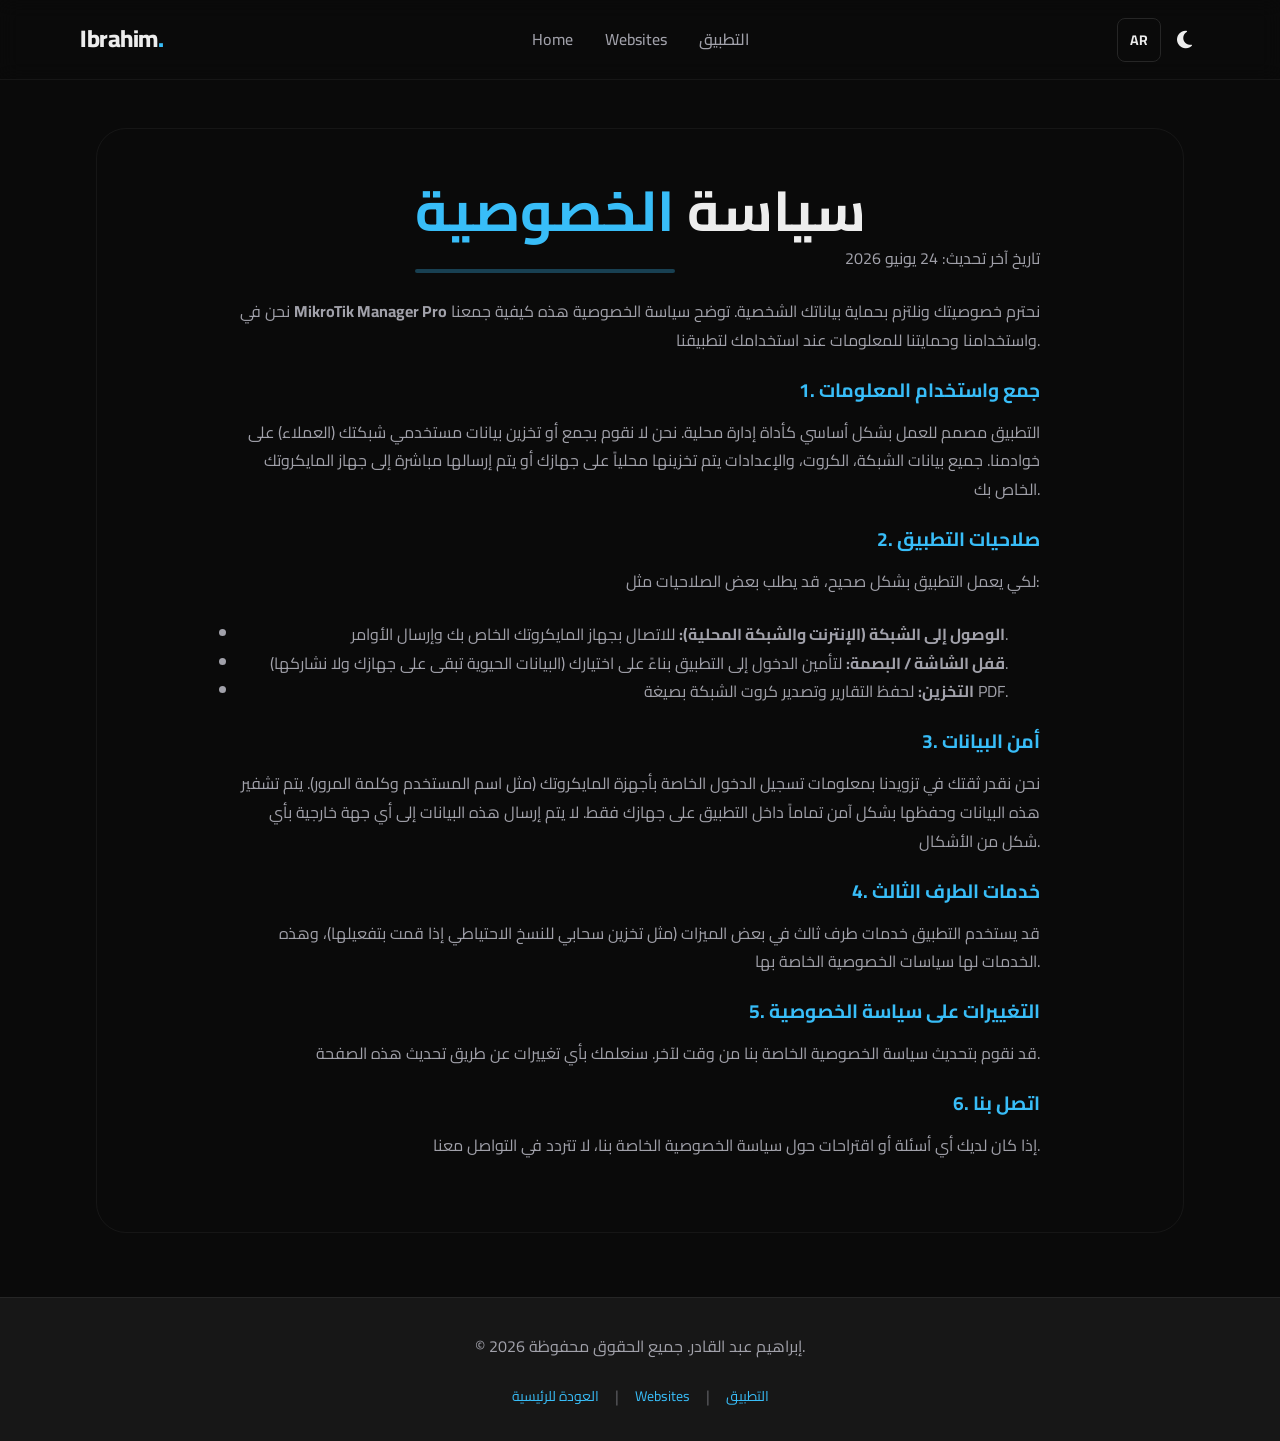
<file: privacy-policy.html>
<!DOCTYPE html>
<html lang="ar" dir="rtl" data-theme="dark">

<head>
    <meta charset="UTF-8">
    <meta name="viewport" content="width=device-width, initial-scale=1.0">
    <meta name="description" content="سياسة الخصوصية لتطبيق MikroTik Manager Pro">
    <title>MikroTik Manager Pro | سياسة الخصوصية</title>

    <!-- Google Fonts -->
    <link rel="preconnect" href="https://fonts.googleapis.com">
    <link rel="preconnect" href="https://fonts.gstatic.com" crossorigin>
    <link
        href="https://fonts.googleapis.com/css2?family=Inter:wght@300;400;500;600;700;800&family=Cairo:wght@400;600;700;900&display=swap"
        rel="stylesheet">

    <!-- Font Awesome -->
    <link rel="stylesheet" href="https://cdnjs.cloudflare.com/ajax/libs/font-awesome/6.4.0/css/all.min.css">

    <!-- Custom CSS -->
    <link rel="stylesheet" href="css/style.css">
    <style>
        body {
            font-family: 'Cairo', 'Inter', sans-serif;
        }

        .privacy-page {
            padding: 8rem 2rem 4rem;
        }
    </style>
</head>

<body>
    <header class="navbar">
        <div class="container">
            <a href="index.html" class="logo">Ibrahim<span>.</span></a>

            <nav>
                <ul class="nav-links">
                    <li><a href="index.html" class="nav-link" data-i18n="nav_home">الرئيسية</a></li>
                    <li><a href="websites.html" class="nav-link" data-i18n="nav_websites">مواقع الويب</a></li>
                    <li><a href="project-mikrotik.html" class="nav-link">التطبيق</a></li>
                </ul>
            </nav>

            <div style="display: flex; align-items: center; gap: 0.5rem;">
                <button class="lang-toggle" id="lang-toggle" aria-label="Switch Language">
                    EN
                </button>

                <button class="theme-toggle" id="theme-toggle" aria-label="Toggle Dark Mode">
                    <i class="fa-solid fa-moon"></i>
                </button>

                <button class="mobile-menu-btn" id="mobile-menu-btn" aria-label="Open Menu">
                    <i class="fa-solid fa-bars"></i>
                </button>
            </div>
        </div>
    </header>

    <main class="container privacy-page">
        <section id="privacy-policy" style="text-align: right; background: var(--bg-secondary); padding: 3rem 2rem; border-radius: 30px; border: 1px solid rgba(255, 255, 255, 0.05);">
            <h1 class="section-title" style="text-align: center;">سياسة <span>الخصوصية</span></h1>
            
            <div class="privacy-content" style="max-width: 800px; margin: 0 auto; line-height: 1.8; color: var(--text-secondary);">
                <p>تاريخ آخر تحديث: 24 يونيو 2026</p>
                <p>نحن في <strong>MikroTik Manager Pro</strong> نحترم خصوصيتك ونلتزم بحماية بياناتك الشخصية. توضح سياسة الخصوصية هذه كيفية جمعنا واستخدامنا وحمايتنا للمعلومات عند استخدامك لتطبيقنا.</p>
                
                <h3 style="color: var(--primary-color); margin-top: 1.5rem; font-size: 1.2rem;">1. جمع واستخدام المعلومات</h3>
                <p>التطبيق مصمم للعمل بشكل أساسي كأداة إدارة محلية. نحن لا نقوم بجمع أو تخزين بيانات مستخدمي شبكتك (العملاء) على خوادمنا. جميع بيانات الشبكة، الكروت، والإعدادات يتم تخزينها محلياً على جهازك أو يتم إرسالها مباشرة إلى جهاز المايكروتك الخاص بك.</p>
                
                <h3 style="color: var(--primary-color); margin-top: 1.5rem; font-size: 1.2rem;">2. صلاحيات التطبيق</h3>
                <p>لكي يعمل التطبيق بشكل صحيح، قد يطلب بعض الصلاحيات مثل:</p>
                <ul style="list-style: disc; margin-right: 2rem;">
                    <li><strong>الوصول إلى الشبكة (الإنترنت والشبكة المحلية):</strong> للاتصال بجهاز المايكروتك الخاص بك وإرسال الأوامر.</li>
                    <li><strong>قفل الشاشة / البصمة:</strong> لتأمين الدخول إلى التطبيق بناءً على اختيارك (البيانات الحيوية تبقى على جهازك ولا نشاركها).</li>
                    <li><strong>التخزين:</strong> لحفظ التقارير وتصدير كروت الشبكة بصيغة PDF.</li>
                </ul>

                <h3 style="color: var(--primary-color); margin-top: 1.5rem; font-size: 1.2rem;">3. أمن البيانات</h3>
                <p>نحن نقدر ثقتك في تزويدنا بمعلومات تسجيل الدخول الخاصة بأجهزة المايكروتك (مثل اسم المستخدم وكلمة المرور). يتم تشفير هذه البيانات وحفظها بشكل آمن تماماً داخل التطبيق على جهازك فقط. لا يتم إرسال هذه البيانات إلى أي جهة خارجية بأي شكل من الأشكال.</p>

                <h3 style="color: var(--primary-color); margin-top: 1.5rem; font-size: 1.2rem;">4. خدمات الطرف الثالث</h3>
                <p>قد يستخدم التطبيق خدمات طرف ثالث في بعض الميزات (مثل تخزين سحابي للنسخ الاحتياطي إذا قمت بتفعيلها)، وهذه الخدمات لها سياسات الخصوصية الخاصة بها.</p>

                <h3 style="color: var(--primary-color); margin-top: 1.5rem; font-size: 1.2rem;">5. التغييرات على سياسة الخصوصية</h3>
                <p>قد نقوم بتحديث سياسة الخصوصية الخاصة بنا من وقت لآخر. سنعلمك بأي تغييرات عن طريق تحديث هذه الصفحة.</p>

                <h3 style="color: var(--primary-color); margin-top: 1.5rem; font-size: 1.2rem;">6. اتصل بنا</h3>
                <p>إذا كان لديك أي أسئلة أو اقتراحات حول سياسة الخصوصية الخاصة بنا، لا تتردد في التواصل معنا.</p>
            </div>
        </section>
    </main>

    <footer>
        <div class="container">
            <p>&copy; 2026 إبراهيم عبد القادر. جميع الحقوق محفوظة.</p>
            <div style="margin-top: 1rem; display: flex; gap: 1rem; justify-content: center; align-items: center; flex-wrap: wrap;">
                <a href="index.html" class="footer-link">العودة للرئيسية</a>
                <span style="color: var(--text-secondary); opacity: 0.5;">|</span>
                <a href="websites.html" class="footer-link" data-i18n="nav_websites">مواقع الويب</a>
                <span style="color: var(--text-secondary); opacity: 0.5;">|</span>
                <a href="project-mikrotik.html" class="footer-link">التطبيق</a>
            </div>
        </div>
    </footer>

    <script src="js/script.js"></script>
</body>

</html>
</file>
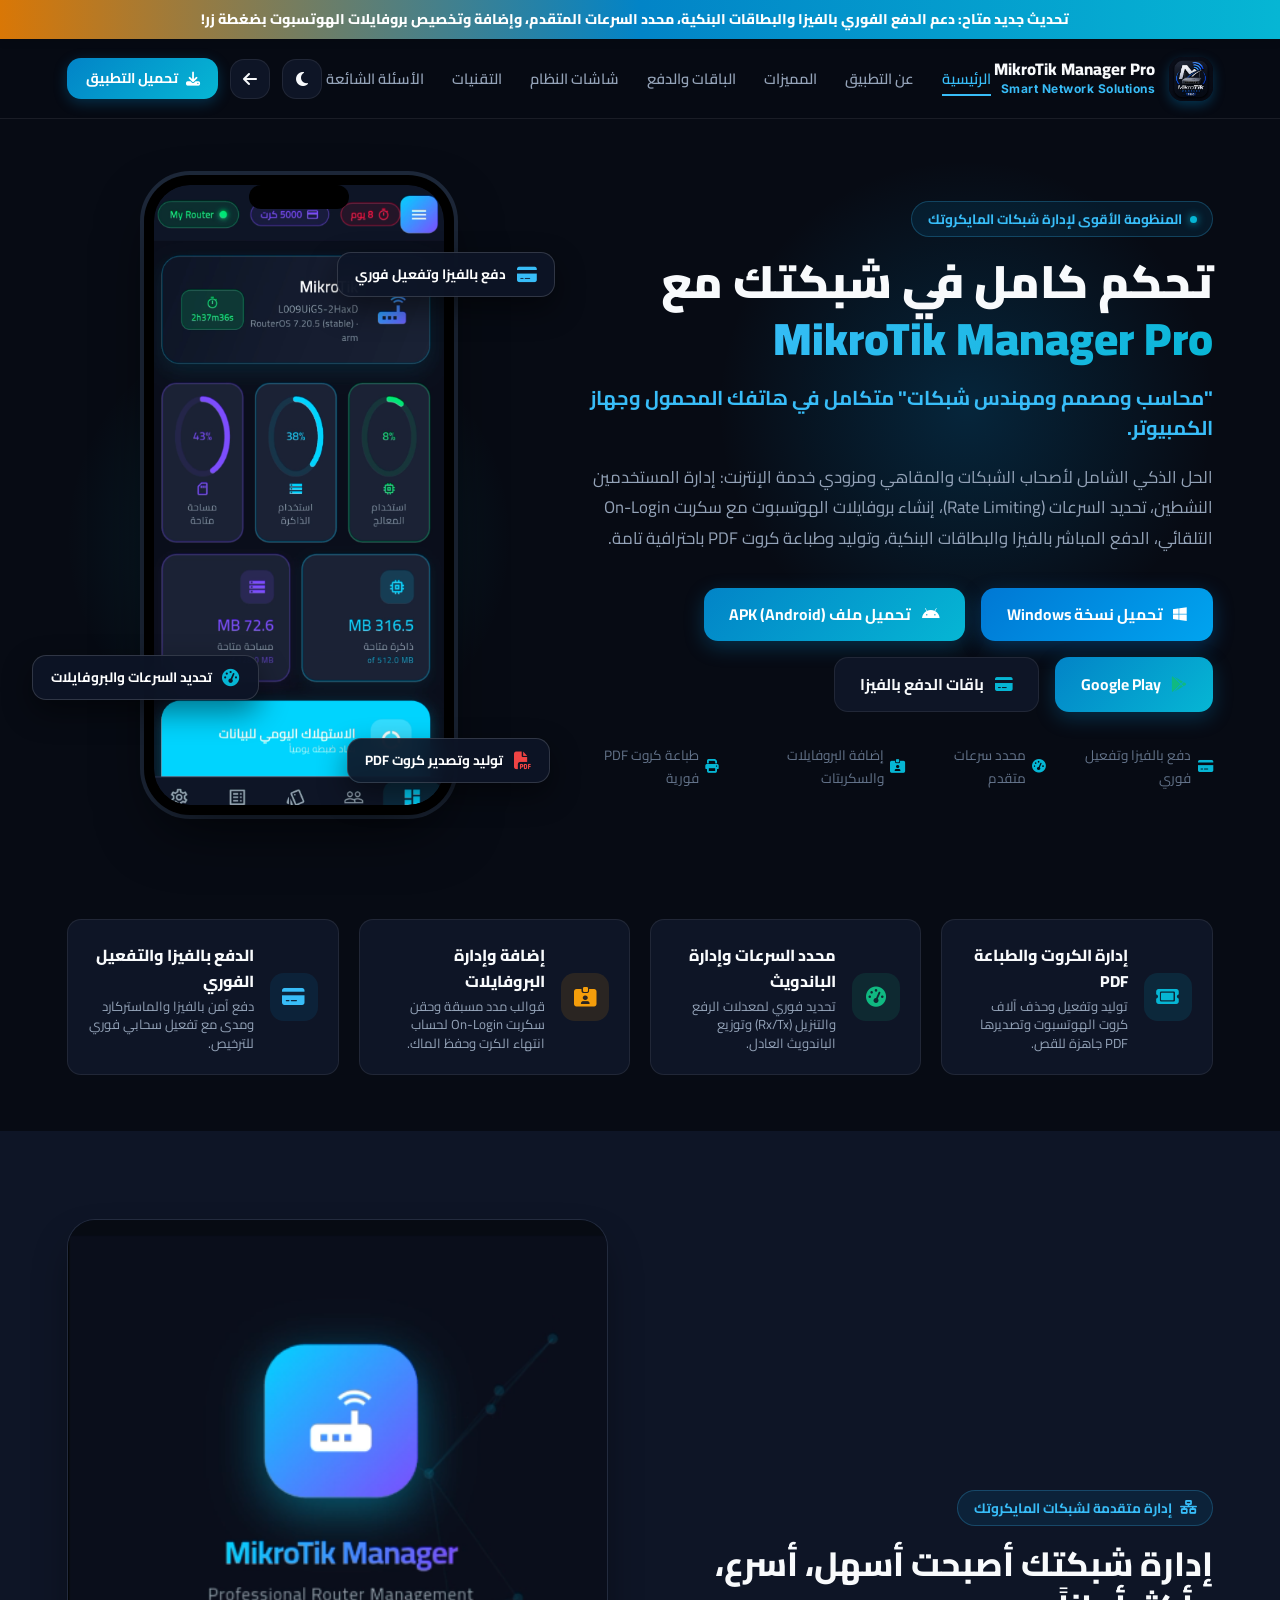
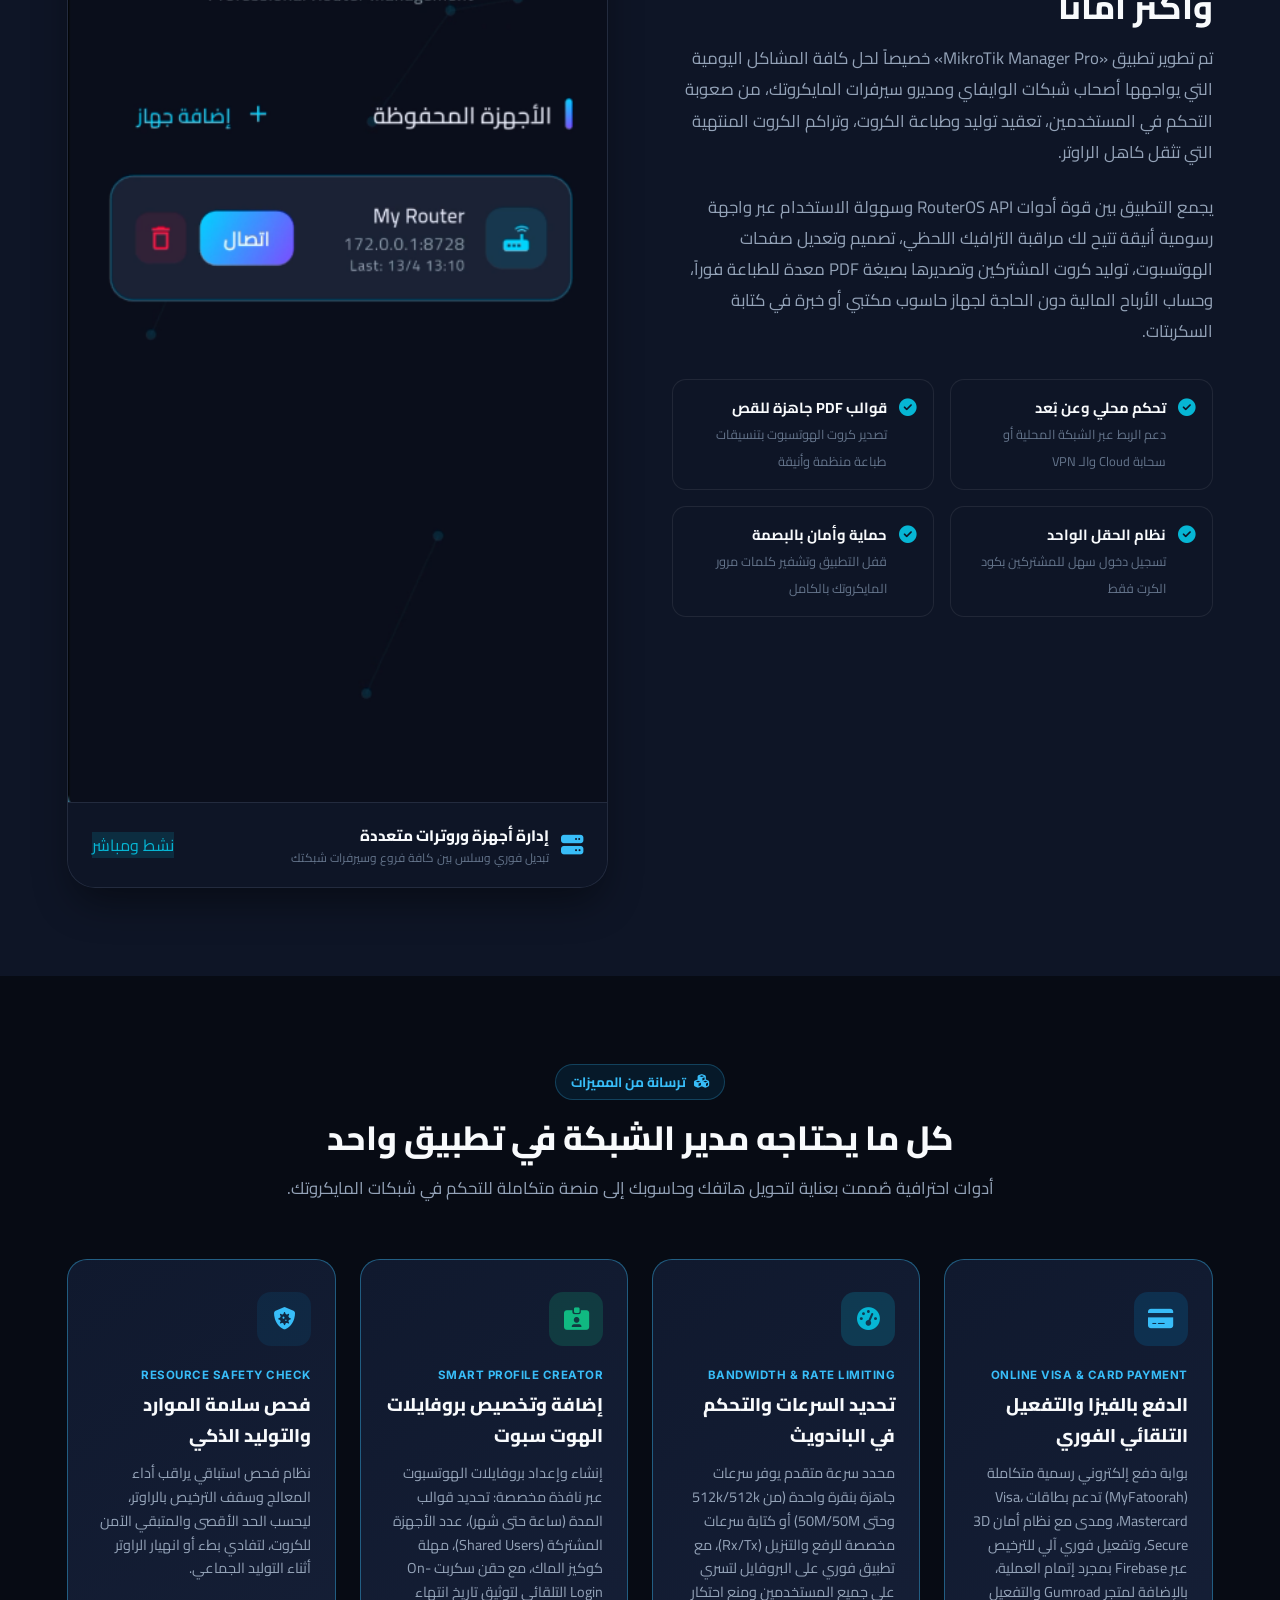
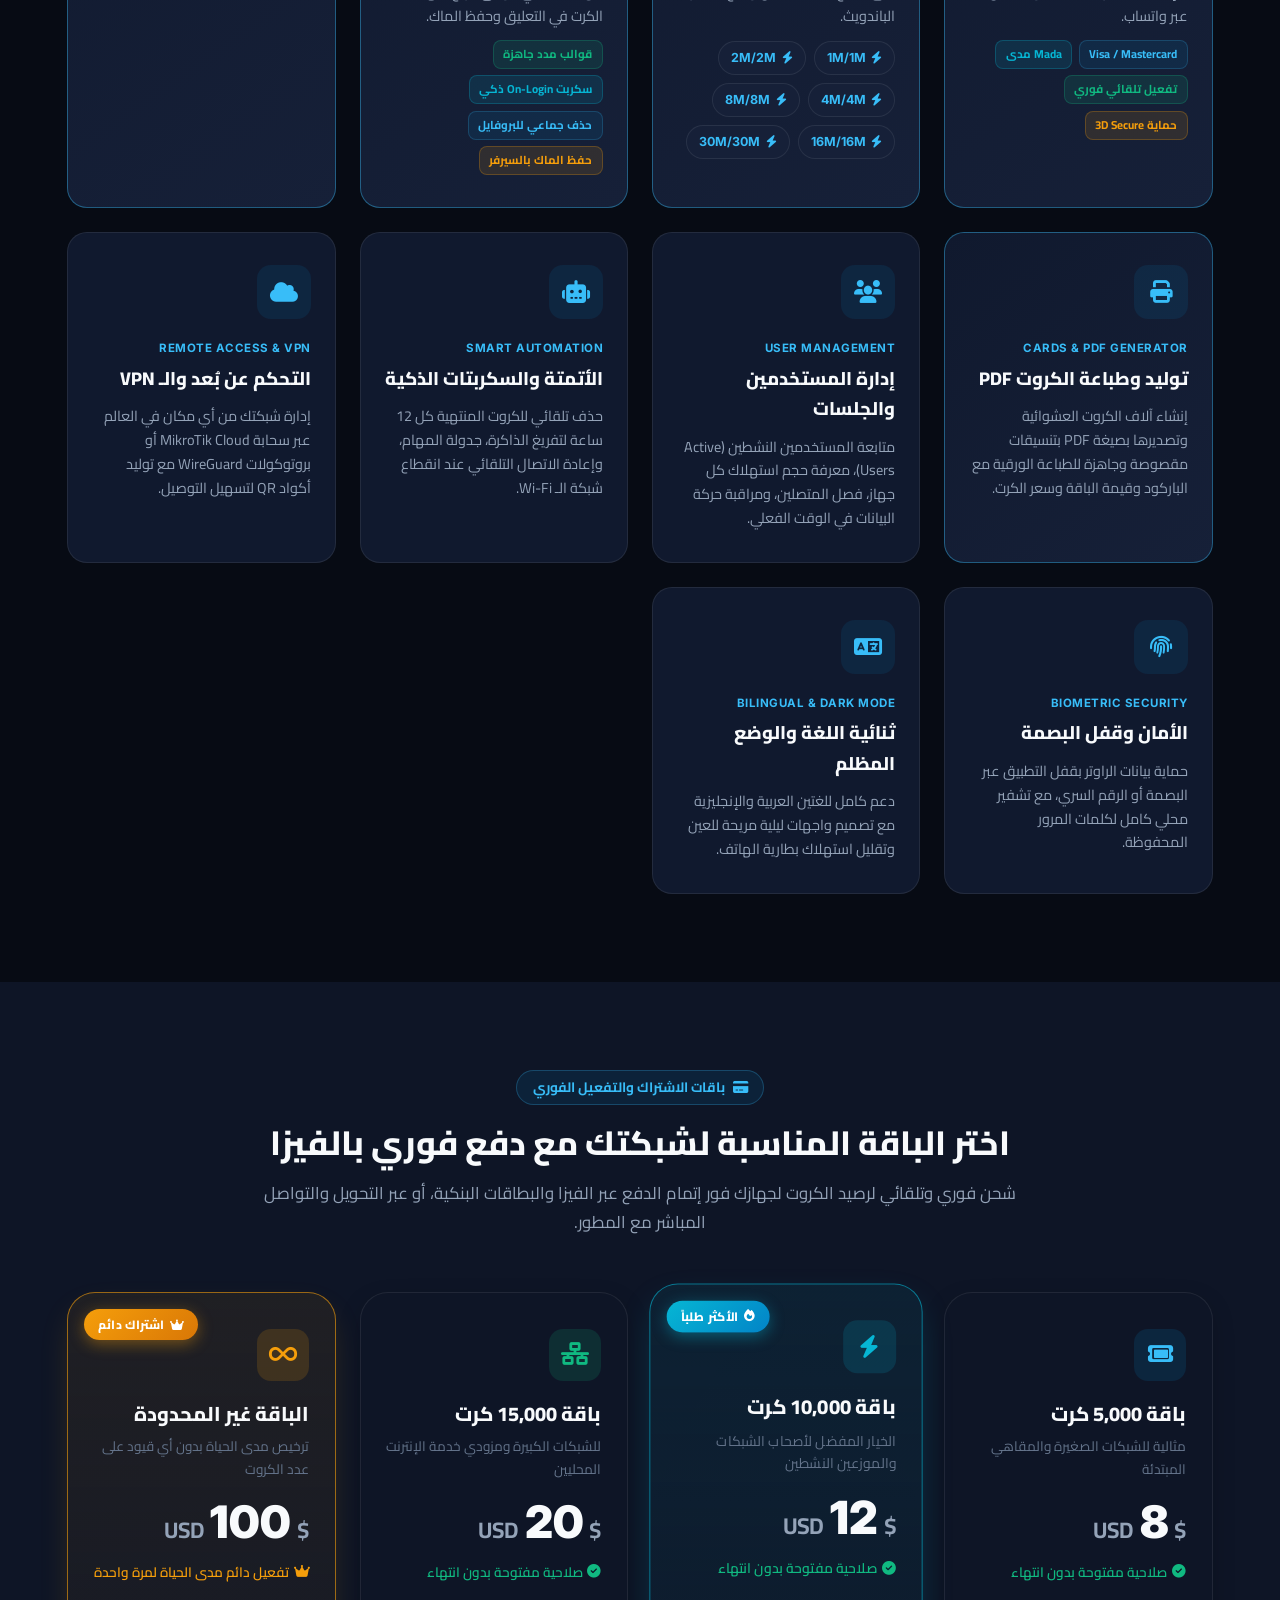
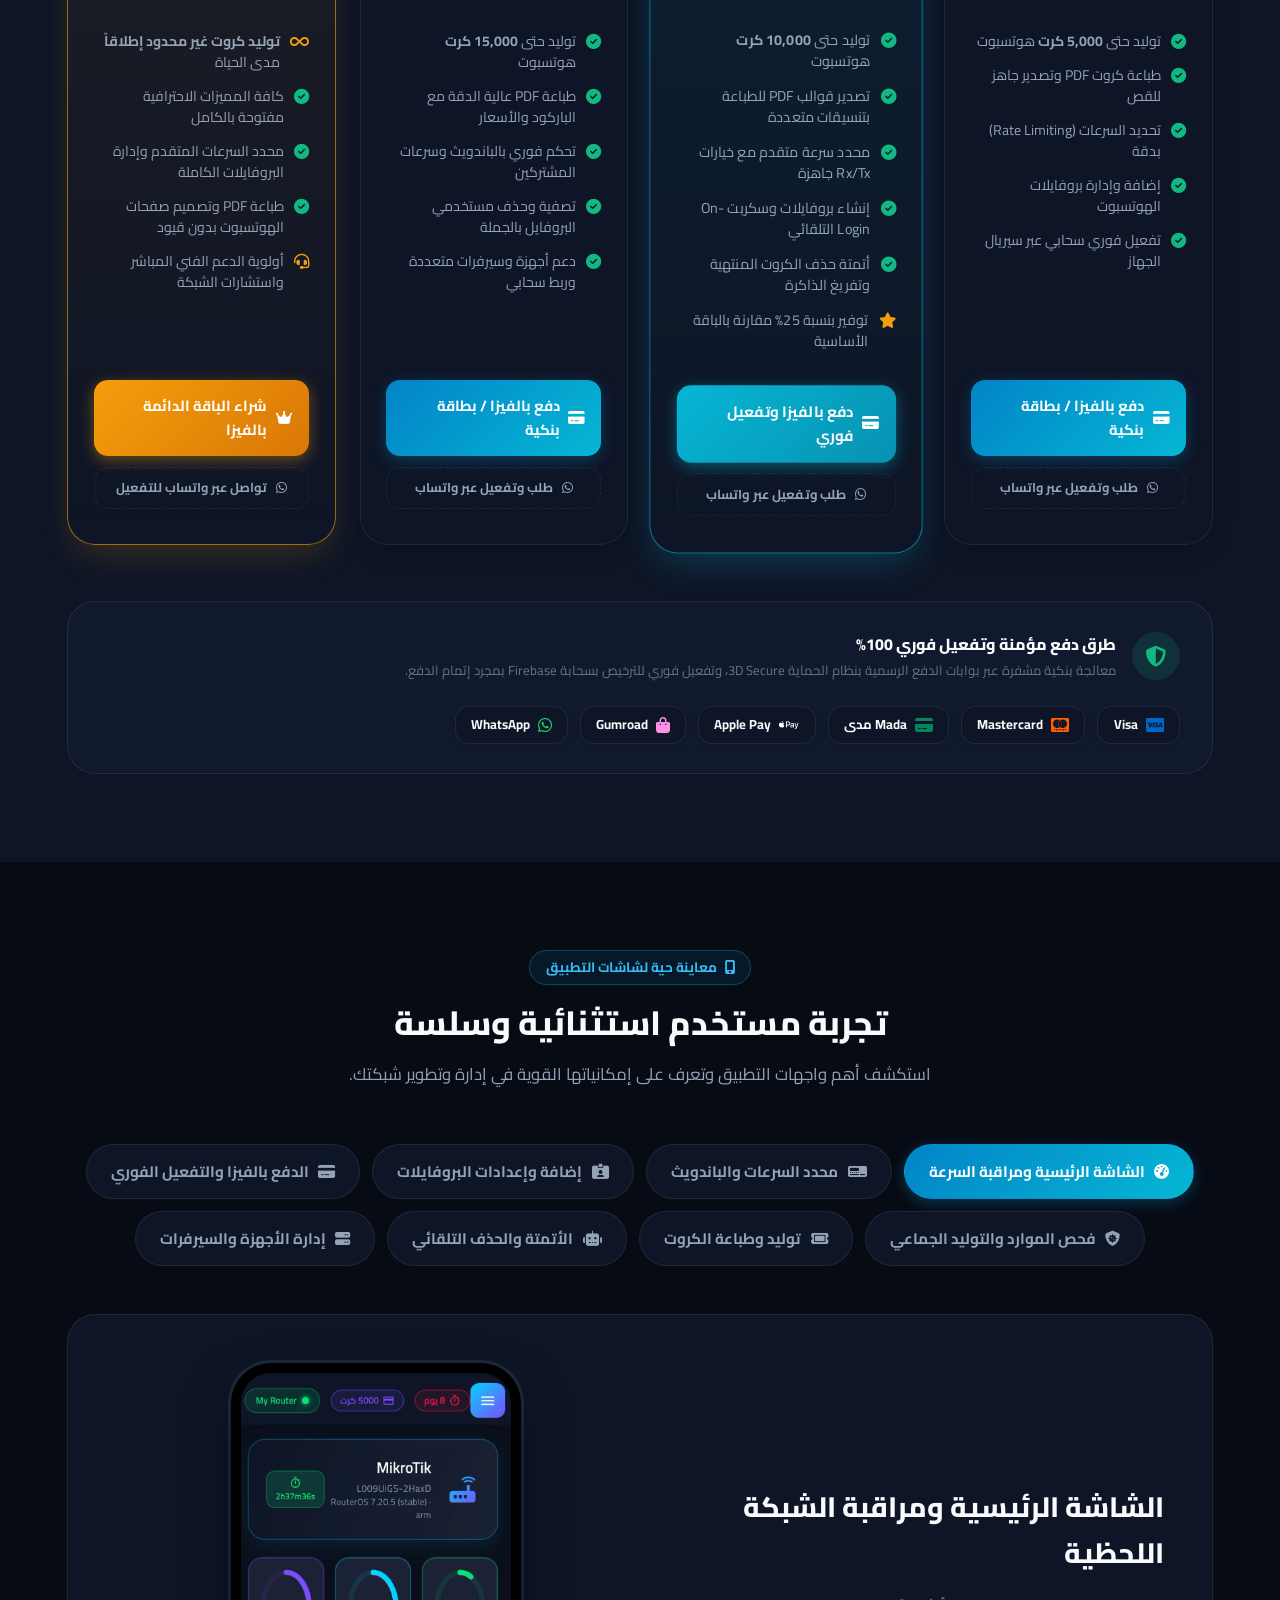
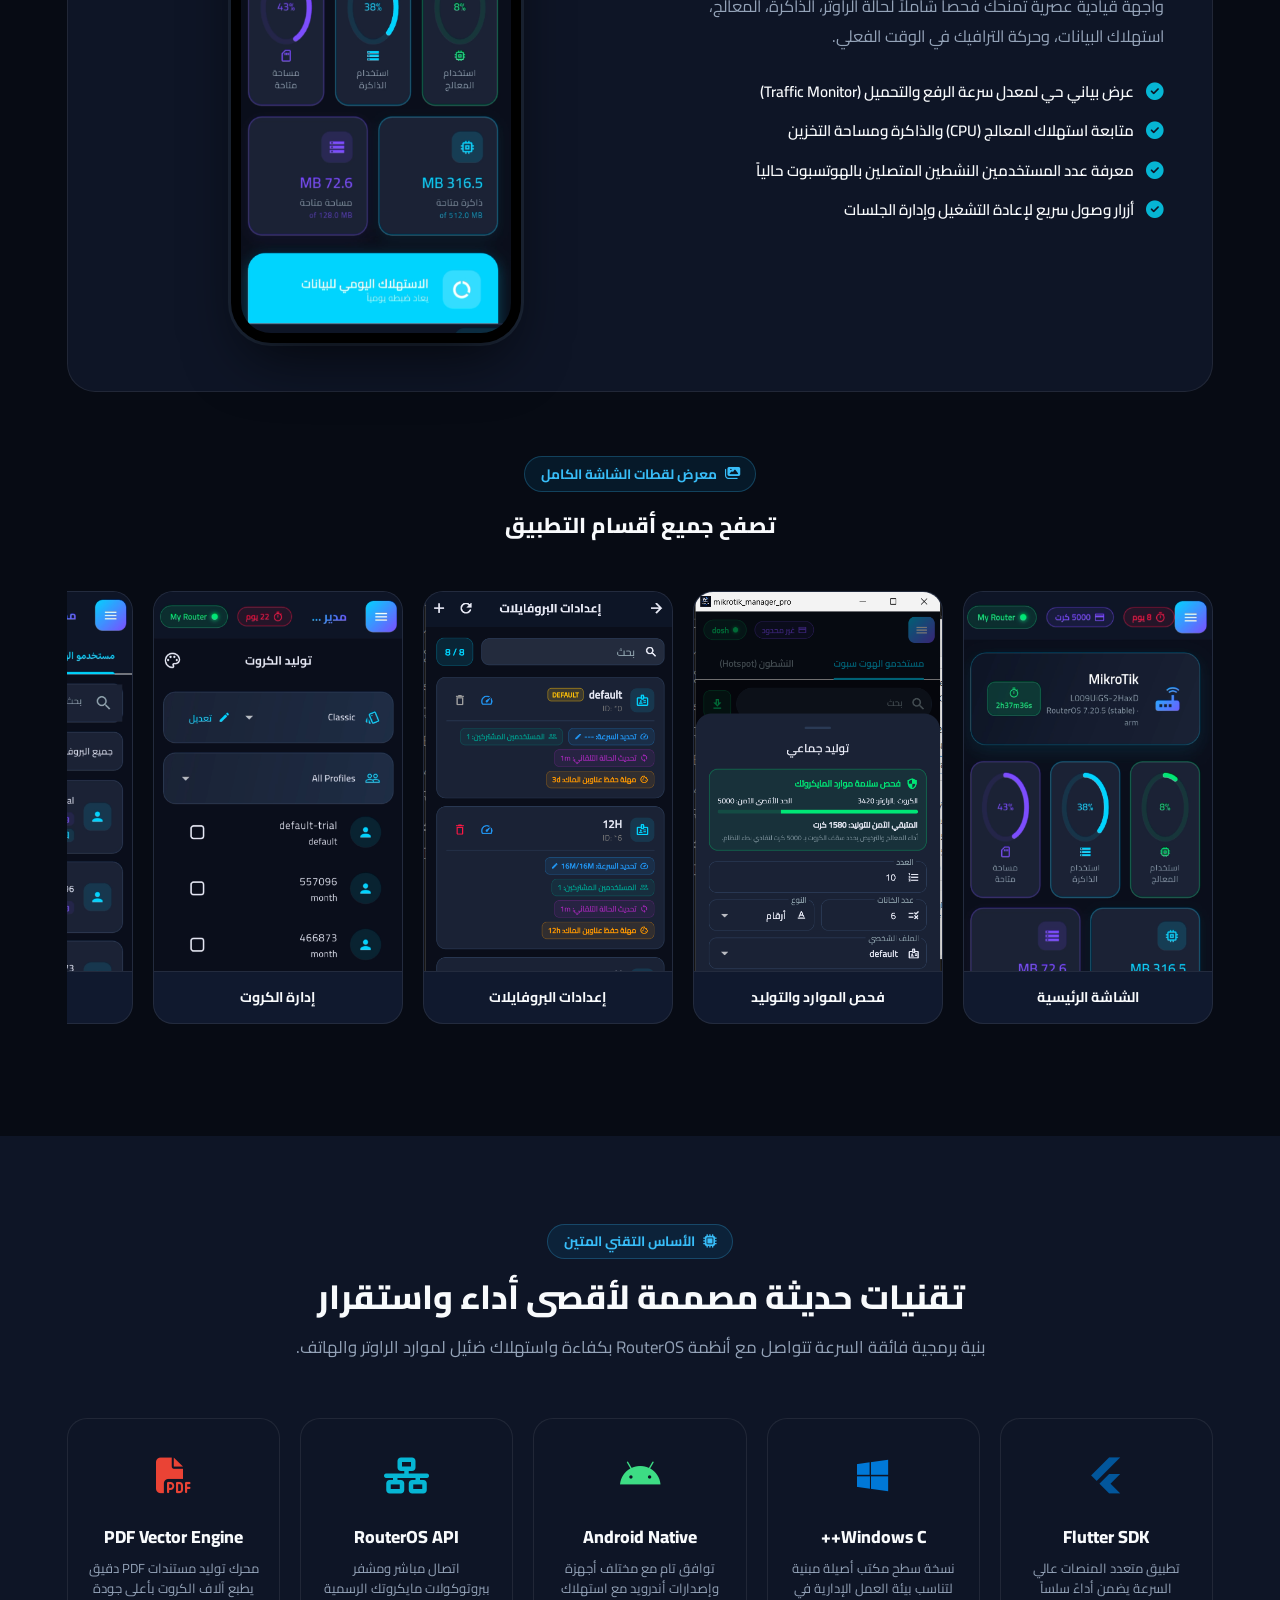
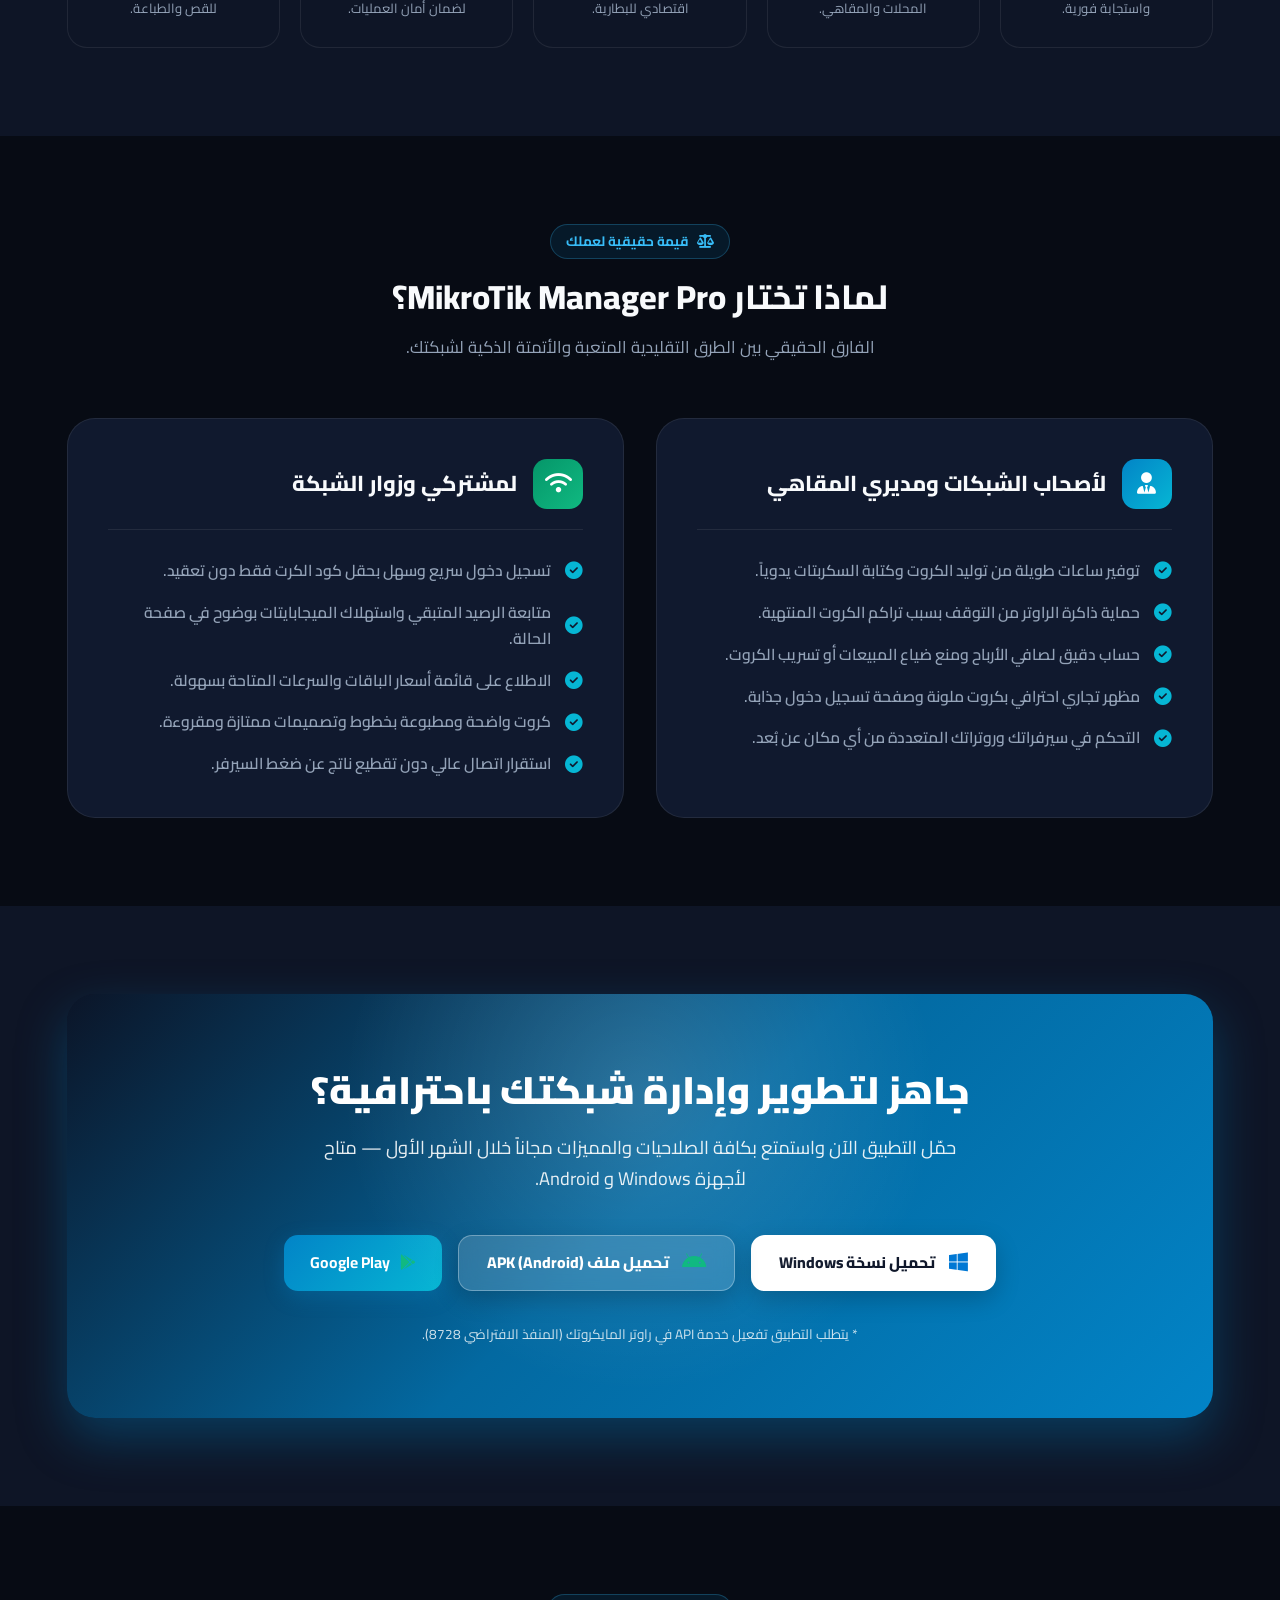
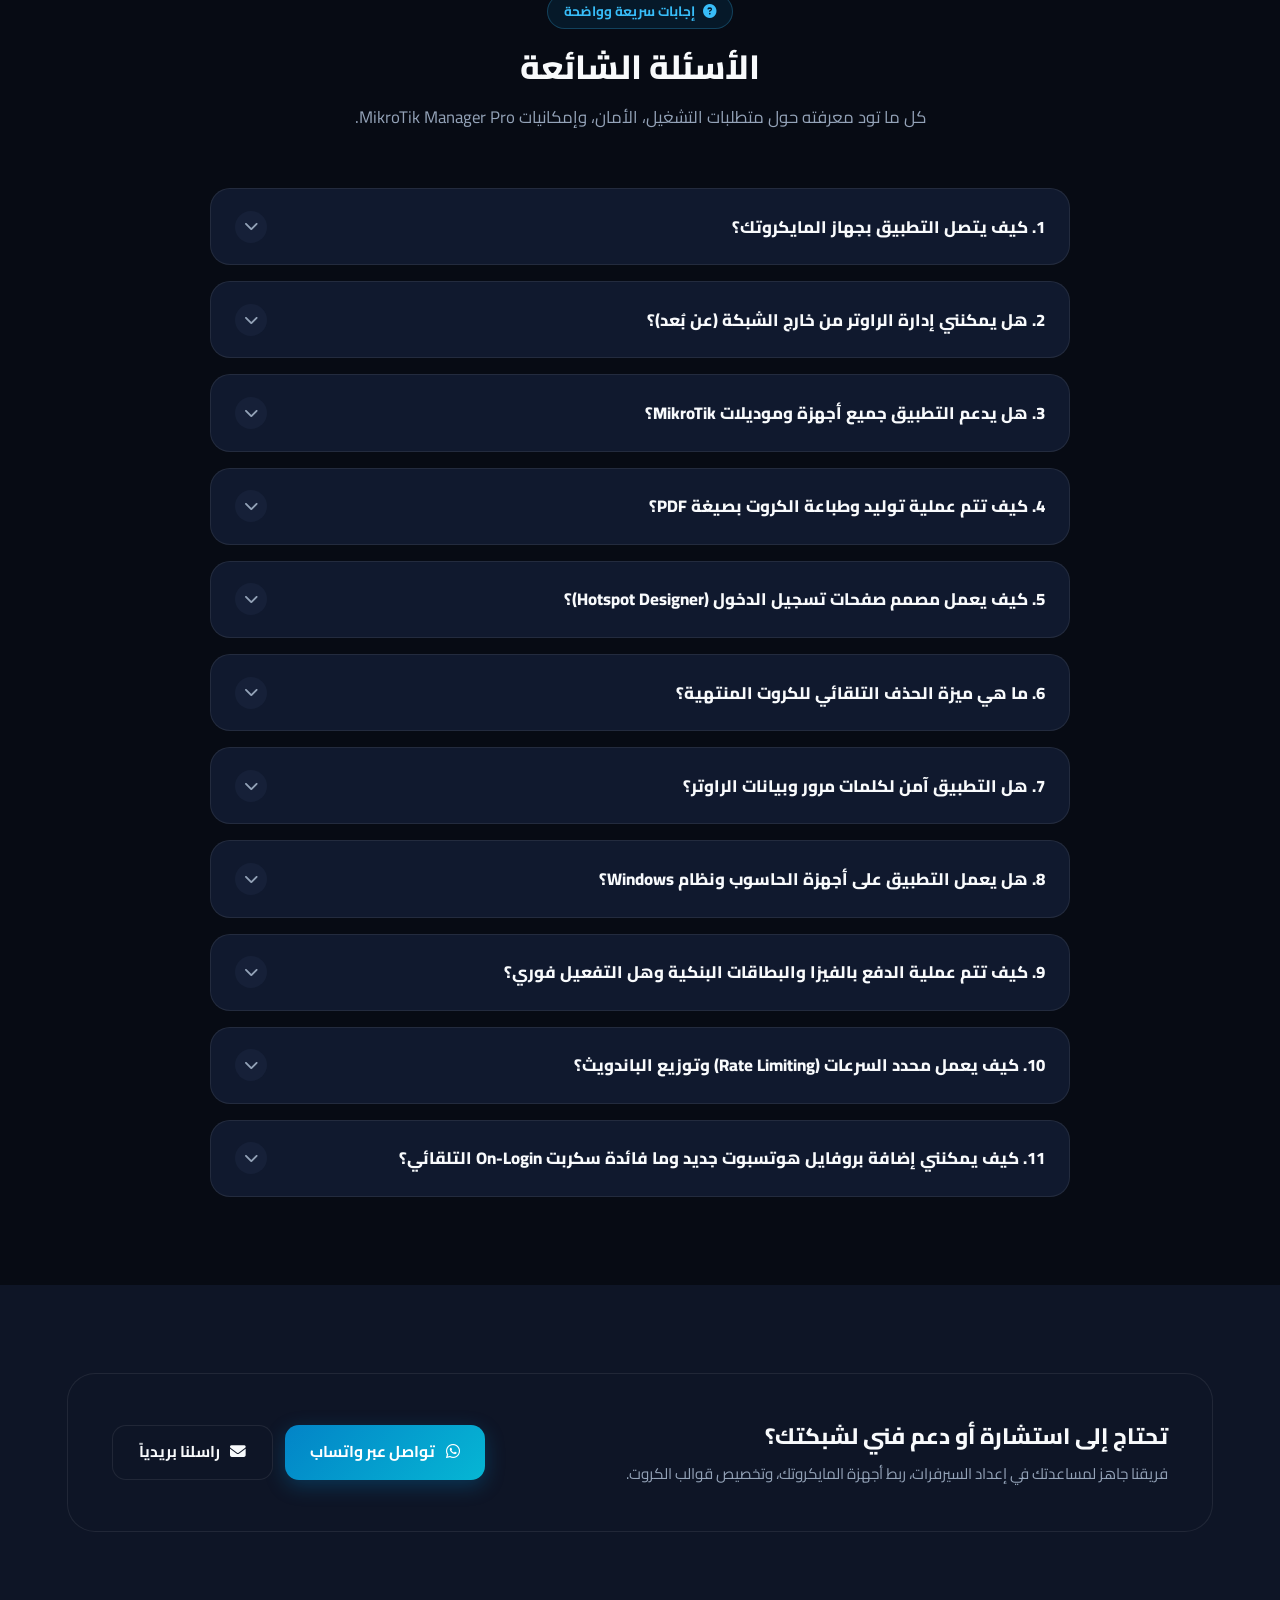
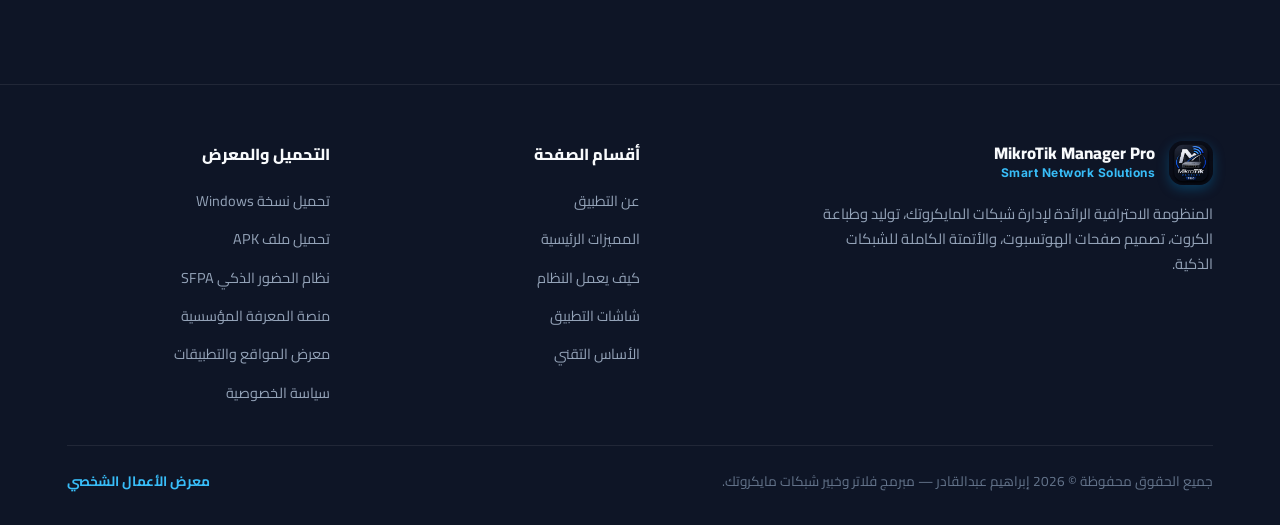
<file: project-mikrotik.html>
<!DOCTYPE html>
<html lang="ar" dir="rtl" data-theme="dark">

<head>
    <meta charset="UTF-8">
    <meta name="viewport" content="width=device-width, initial-scale=1.0">
    <meta name="description"
        content="تطبيق MikroTik Manager Pro من إبراهيم عبدالقادر - المنظومة الاحترافية لإدارة شبكات المايكروتك، توليد وطباعة كروت الهوتسبوت بصيغة PDF، تصميم صفحات تسجيل الدخول، والأتمتة الذكية.">
    <meta name="keywords"
        content="ابراهيم عبدالقادر مايكروتك, صفحات تسجيل الدخول, صفحات هوتسبوت, ابراهيم عبدالقادر برمجة, Ibrahim Abdelgader, Ibrahim588, Ibrahim Abdelgadir, MikroTik Manager Pro, إدارة شبكات مايكروتك, كروت شبكات, طباعة كروت PDF, RouterOS API, فلاتر مايكروتك">
    <meta name="author" content="Ibrahim Abdelgader (Ibrahim588) - إبراهيم عبدالقادر">
    <link rel="canonical" href="http://ibrahim-protfolio.42web.io/project-mikrotik.html">

    <!-- Open Graph / Social Media -->
    <meta property="og:type" content="website">
    <meta property="og:url" content="http://ibrahim-protfolio.42web.io/project-mikrotik.html">
    <meta property="og:title" content="MikroTik Manager Pro | المنظومة الاحترافية لإدارة شبكات المايكروتك">
    <meta property="og:description"
        content="محاسب ومصمم ومهندس شبكات في هاتفك المحمول وجهاز الكمبيوتر. تحكم كامل، طباعة كروت PDF، وأتمتة شاملة لشبكات MikroTik.">
    <meta property="og:image" content="http://ibrahim-protfolio.42web.io/img/app_icon.png">

    <!-- Twitter Card -->
    <meta property="twitter:card" content="summary_large_image">
    <meta property="twitter:url" content="http://ibrahim-protfolio.42web.io/project-mikrotik.html">
    <meta property="twitter:title" content="MikroTik Manager Pro | إبراهيم عبدالقادر">
    <meta property="twitter:description"
        content="تطبيق إدارة شبكات المايكروتك وكروت الهوتسبوت وطباعة PDF والتصميم الذكي لصفحات الدخول.">
    <meta property="twitter:image" content="http://ibrahim-protfolio.42web.io/img/app_icon.png">

    <title>MikroTik Manager Pro | المنظومة الاحترافية لإدارة شبكات المايكروتك</title>

    <!-- Google Fonts: Cairo & Inter -->
    <link rel="preconnect" href="https://fonts.googleapis.com">
    <link rel="preconnect" href="https://fonts.gstatic.com" crossorigin>
    <link
        href="https://fonts.googleapis.com/css2?family=Cairo:wght@300;400;500;600;700;800;900&family=Inter:wght@400;500;600;700;800&display=swap"
        rel="stylesheet">

    <!-- Font Awesome Icons -->
    <link rel="stylesheet" href="https://cdnjs.cloudflare.com/ajax/libs/font-awesome/6.5.1/css/all.min.css">

    <!-- Custom CSS -->
    <link rel="stylesheet" href="css/mikrotik.css">

    <!-- Structured Data (JSON-LD) -->
    <script type="application/ld+json">
    {
      "@context": "https://schema.org",
      "@type": "SoftwareApplication",
      "name": "MikroTik Manager Pro",
      "operatingSystem": "Android, Windows",
      "applicationCategory": "UtilitiesApplication",
      "description": "تطبيق إدارة شبكات المايكروتك وتوليد كروت الهوتسبوت PDF وتصميم صفحات الدخول والأتمتة الذكية.",
      "url": "http://ibrahim-protfolio.42web.io/project-mikrotik.html",
      "author": {
        "@type": "Person",
        "name": "Ibrahim Abdelgader",
        "alternateName": ["Ibrahim588", "Ibrahim Abdelgadir", "إبراهيم عبدالقادر"],
        "sameAs": [
          "https://github.com/Ibrahim588",
          "https://www.linkedin.com/in/ibrahim-abdelgadir-a41a442bb"
        ]
      }
    }
    </script>
</head>

<body>

    <!-- =================================================================
         Promo Banner
         ================================================================= -->
    <div class="mt-promo-banner" role="complementary" aria-label="تحديثات جديدة">
        <i class="fa-solid fa-sparkles"></i>
        <span>تحديث جديد متاح: دعم الدفع الفوري بالفيزا والبطاقات البنكية، محدد السرعات المتقدم، وإضافة وتخصيص بروفايلات الهوتسبوت بضغطة زر!</span>
    </div>

    <!-- =================================================================
         Header & Navigation
         ================================================================= -->
    <header class="mt-navbar" role="banner">
        <div class="mt-container">
            <a href="project-mikrotik.html" class="mt-nav-brand"
                aria-label="الصفحة الرئيسية لتطبيق MikroTik Manager Pro">
                <img src="img/app_icon.png" alt="أيقونة تطبيق MikroTik Manager Pro" class="mt-brand-logo-img">
                <div class="mt-brand-text">
                    <span class="mt-brand-title">MikroTik Manager Pro</span>
                    <span class="mt-brand-sub">Smart Network Solutions</span>
                </div>
            </a>

            <!-- Navigation Menu -->
            <nav class="mt-nav-menu" id="mt-nav-menu" role="navigation" aria-label="القائمة الرئيسية">
                <a href="#hero" class="mt-nav-link active">الرئيسية</a>
                <a href="#about" class="mt-nav-link">عن التطبيق</a>
                <a href="#features" class="mt-nav-link">المميزات</a>
                <a href="#pricing" class="mt-nav-link">الباقات والدفع</a>
                <a href="#screens" class="mt-nav-link">شاشات النظام</a>
                <a href="#tech" class="mt-nav-link">التقنيات</a>
                <a href="#faq" class="mt-nav-link">الأسئلة الشائعة</a>
            </nav>

            <!-- Actions -->
            <div class="mt-nav-actions">
                <!-- Theme Toggle Button -->
                <button class="mt-btn-icon" id="mt-theme-toggle" aria-label="تبديل الوضع الليلي / النهاري"
                    title="تبديل المظهر">
                    <i class="fa-solid fa-moon"></i>
                </button>

                <!-- Back to Main Portfolio -->
                <a href="index.html" class="mt-btn-icon" title="العودة لمعرض الأعمال" aria-label="معرض الأعمال الرئيسي">
                    <i class="fa-solid fa-arrow-left"></i>
                </a>

                <!-- Download CTA in Nav -->
                <a href="#download" class="mt-btn-nav-cta">
                    <i class="fa-solid fa-download"></i>
                    <span>تحميل التطبيق</span>
                </a>

                <!-- Mobile Menu Button -->
                <button class="mt-mobile-toggle" id="mt-mobile-toggle" aria-label="فتح القائمة" aria-expanded="false"
                    aria-controls="mt-nav-menu">
                    <i class="fa-solid fa-bars"></i>
                </button>
            </div>
        </div>
    </header>

    <main>
        <!-- =============================================================
             1. HERO SECTION
             ============================================================= -->
        <section id="hero" class="mt-hero-section">
            <div class="mt-hero-glow-1"></div>
            <div class="mt-hero-glow-2"></div>

            <div class="mt-container">
                <div class="mt-hero-grid">
                    <!-- Hero Content -->
                    <div class="mt-hero-content mt-fade-in">
                        <div class="mt-badge-pill">
                            <span class="mt-badge-dot"></span>
                            <span>المنظومة الأقوى لإدارة شبكات المايكروتك</span>
                        </div>

                        <h1 class="mt-hero-title">
                            تحكم كامل في شبكتك مع <span>MikroTik Manager Pro</span>
                        </h1>

                        <p class="mt-hero-subtitle">
                            "محاسب ومصمم ومهندس شبكات" متكامل في هاتفك المحمول وجهاز الكمبيوتر.
                        </p>

                        <p class="mt-hero-desc">
                            الحل الذكي الشامل لأصحاب الشبكات والمقاهي ومزودي خدمة الإنترنت: إدارة المستخدمين النشطين،
                            تحديد السرعات (Rate Limiting)، إنشاء بروفايلات الهوتسبوت مع سكربت On-Login التلقائي، الدفع المباشر بالفيزا والبطاقات البنكية، وتوليد وطباعة كروت PDF باحترافية تامة.
                        </p>

                        <!-- CTA Group -->
                        <div class="mt-cta-group">
                            <!-- Windows CTA -->
                            <a href="https://mega.nz/file/b0JwGTqJ#MN8mzz8-AB6Bowi3Qo_xjSeVj-asqp1P70t4gIleJgA"
                                target="_blank" rel="noopener noreferrer" class="mt-btn mt-btn-windows"
                                title="تحميل البرنامج لنظام تشغيل ويندوز">
                                <i class="fa-brands fa-windows"></i>
                                <span>تحميل نسخة Windows</span>
                            </a>

                            <!-- Android APK CTA -->
                            <a href="https://mega.nz/file/PsBTRYyQ#c8u1RzephkJdzxPX1DyUCKCPSDllpAZ-Z4mqlbb3Iw8"
                                target="_blank" rel="noopener noreferrer" class="mt-btn mt-btn-primary"
                                title="تحميل ملف APK المباشر للأندرويد">
                                <i class="fa-brands fa-android"></i>
                                <span>تحميل ملف APK (Android)</span>
                            </a>

                            <!-- Google Play CTA -->
                            <a href="https://play.google.com/store/apps/details?id=com.mikrotik.managerpro.mikrotik_manager_pro"
                                target="_blank" rel="noopener noreferrer" class="mt-btn mt-btn-primary"
                                title="التحميل من متجر جوجل بلاي للاجهزة المسجلة فقط على النسخة التجريبية">
                                <i class="fa-brands fa-google-play" style="color: rgb(16, 185, 129);"></i>
                                <span>Google Play</span>
                            </a>

                            <!-- Pricing Anchor CTA -->
                            <a href="#pricing" class="mt-btn mt-btn-outline" title="استعراض باقات الاشتراك وطرق الدفع">
                                <i class="fa-solid fa-credit-card" style="color: var(--mt-cyan);"></i>
                                <span>باقات الدفع بالفيزا</span>
                            </a>
                        </div>

                        <!-- Meta Notes -->
                        <div class="mt-hero-meta-notes">
                            <div class="mt-hero-meta-item">
                                <i class="fa-solid fa-credit-card"></i>
                                <span>دفع بالفيزا وتفعيل فوري</span>
                            </div>
                            <div class="mt-hero-meta-item">
                                <i class="fa-solid fa-gauge-high"></i>
                                <span>محدد سرعات متقدم</span>
                            </div>
                            <div class="mt-hero-meta-item">
                                <i class="fa-solid fa-id-card-clip"></i>
                                <span>إضافة البروفايلات والسكربتات</span>
                            </div>
                            <div class="mt-hero-meta-item">
                                <i class="fa-solid fa-print"></i>
                                <span>طباعة كروت PDF فورية</span>
                            </div>
                        </div>
                    </div>

                    <!-- Hero Visual / Realistic Phone Mockup -->
                    <div class="mt-hero-mockup-wrapper mt-fade-in">
                        <!-- Floating Highlight Pills -->
                        <div class="mt-floating-pill mt-pill-top-right">
                            <i class="fa-solid fa-credit-card" style="color: #38bdf8;"></i>
                            <span>دفع بالفيزا وتفعيل فوري</span>
                        </div>

                        <div class="mt-floating-pill mt-pill-bottom-left">
                            <i class="fa-solid fa-gauge-high" style="color: #06b6d4;"></i>
                            <span>تحديد السرعات والبروفايلات</span>
                        </div>

                        <div class="mt-floating-pill mt-pill-bottom-right">
                            <i class="fa-solid fa-file-pdf" style="color: #ef4444;"></i>
                            <span>توليد وتصدير كروت PDF</span>
                        </div>

                        <!-- Phone Bezel Frame -->
                        <div class="mt-phone-container">
                            <div class="mt-phone-notch"></div>
                            <div class="mt-phone-screen">
                                <img src="img/screen4.png" alt="الشاشة الرئيسية لتطبيق MikroTik Manager Pro"
                                    loading="eager">
                            </div>
                        </div>
                    </div>
                </div>
            </div>
        </section>

        <!-- =============================================================
             2. TRUST / QUICK STATS
             ============================================================= -->
        <section class="mt-trust-bar">
            <div class="mt-container">
                <div class="mt-trust-grid mt-fade-in">
                    <!-- Card 1 -->
                    <div class="mt-trust-card">
                        <div class="mt-trust-icon cyan">
                            <i class="fa-solid fa-ticket"></i>
                        </div>
                        <div class="mt-trust-info">
                            <h3>إدارة الكروت والطباعة PDF</h3>
                            <p>توليد وتفعيل وحذف آلاف كروت الهوتسبوت وتصديرها PDF جاهزة للقص.</p>
                        </div>
                    </div>

                    <!-- Card 2 -->
                    <div class="mt-trust-card">
                        <div class="mt-trust-icon emerald">
                            <i class="fa-solid fa-gauge-high"></i>
                        </div>
                        <div class="mt-trust-info">
                            <h3>محدد السرعات وإدارة الباندويث</h3>
                            <p>تحديد فوري لمعدلات الرفع والتنزيل (Rx/Tx) وتوزيع الباندويث العادل.</p>
                        </div>
                    </div>

                    <!-- Card 3 -->
                    <div class="mt-trust-card">
                        <div class="mt-trust-icon amber">
                            <i class="fa-solid fa-id-card-clip"></i>
                        </div>
                        <div class="mt-trust-info">
                            <h3>إضافة وإدارة البروفايلات</h3>
                            <p>قوالب مدد مسبقة وحقن سكربت On-Login لحساب انتهاء الكرت وحفظ الماك.</p>
                        </div>
                    </div>

                    <!-- Card 4 -->
                    <div class="mt-trust-card">
                        <div class="mt-trust-icon indigo">
                            <i class="fa-solid fa-credit-card"></i>
                        </div>
                        <div class="mt-trust-info">
                            <h3>الدفع بالفيزا والتفعيل الفوري</h3>
                            <p>دفع آمن بالفيزا والماستركارد ومدى مع تفعيل سحابي فوري للترخيص.</p>
                        </div>
                    </div>

                </div>
            </div>
        </section>

        <!-- =============================================================
             3. ABOUT THE APP
             ============================================================= -->
        <section id="about" class="mt-section mt-section-alt">
            <div class="mt-container">
                <div class="mt-about-grid">
                    <!-- Text Side -->
                    <div class="mt-about-text mt-fade-in">
                        <div class="mt-badge-pill">
                            <i class="fa-solid fa-network-wired"></i>
                            <span>إدارة متقدمة لشبكات المايكروتك</span>
                        </div>
                        <h2 class="mt-section-title">إدارة شبكتك أصبحت أسهل، أسرع، وأكثر أماناً</h2>

                        <p>
                            تم تطوير تطبيق «MikroTik Manager Pro» خصيصاً لحل كافة المشاكل اليومية التي يواجهها أصحاب
                            شبكات
                            الوايفاي ومديرو سيرفرات المايكروتك، من صعوبة التحكم في المستخدمين، تعقيد توليد وطباعة
                            الكروت،
                            وتراكم الكروت المنتهية التي تثقل كاهل الراوتر.
                        </p>

                        <p>
                            يجمع التطبيق بين قوة أدوات RouterOS API وسهولة الاستخدام عبر واجهة رسومية أنيقة تتيح لك
                            مراقبة
                            الترافيك اللحظي، تصميم وتعديل صفحات الهوتسبوت، توليد كروت المشتركين وتصديرها بصيغة PDF معدة
                            للطباعة فوراً، وحساب الأرباح المالية دون الحاجة لجهاز حاسوب مكتبي أو خبرة في كتابة
                            السكربتات.
                        </p>

                        <div class="mt-about-highlights">
                            <div class="mt-about-point">
                                <i class="fa-solid fa-circle-check"></i>
                                <div>
                                    <strong>تحكم محلي وعن بُعد</strong>
                                    <span>دعم الربط عبر الشبكة المحلية أو سحابة Cloud والـ VPN</span>
                                </div>
                            </div>
                            <div class="mt-about-point">
                                <i class="fa-solid fa-circle-check"></i>
                                <div>
                                    <strong>قوالب PDF جاهزة للقص</strong>
                                    <span>تصدير كروت الهوتسبوت بتنسيقات طباعة منظمة وأنيقة</span>
                                </div>
                            </div>
                            <div class="mt-about-point">
                                <i class="fa-solid fa-circle-check"></i>
                                <div>
                                    <strong>نظام الحقل الواحد</strong>
                                    <span>تسجيل دخول سهل للمشتركين بكود الكرت فقط</span>
                                </div>
                            </div>
                            <div class="mt-about-point">
                                <i class="fa-solid fa-circle-check"></i>
                                <div>
                                    <strong>حماية وأمان بالبصمة</strong>
                                    <span>قفل التطبيق وتشفير كلمات مرور المايكروتك بالكامل</span>
                                </div>
                            </div>
                        </div>
                    </div>

                    <!-- Visual Side -->
                    <div class="mt-about-visual mt-fade-in">
                        <div class="mt-about-visual-card">
                            <img src="img/screen6.png" alt="واجهة إدارة أجهزة المايكروتك في التطبيق" loading="lazy">
                            <div class="mt-about-badge-overlay">
                                <div style="display: flex; align-items: center; gap: 0.75rem;">
                                    <i class="fa-solid fa-server"
                                        style="color: var(--mt-primary-light); font-size: 1.4rem;"></i>
                                    <div>
                                        <h4 style="font-size: 0.95rem; font-weight: 800;">إدارة أجهزة وروترات متعددة
                                        </h4>
                                        <p style="font-size: 0.75rem; color: var(--mt-text-muted);">تبديل فوري وسلس بين
                                            كافة فروع وسيرفرات شبكتك</p>
                                    </div>
                                </div>
                                <span class="fcp-badge-fmt excel"
                                    style="background: rgba(6, 182, 212, 0.15); color: #06b6d4;">
                                    نشط ومباشر
                                </span>
                            </div>
                        </div>
                    </div>
                </div>
            </div>
        </section>

        <!-- =============================================================
             4. CORE FEATURES (8 Grid Cards)
             ============================================================= -->
        <section id="features" class="mt-section">
            <div class="mt-container">
                <div class="mt-section-header mt-fade-in">
                    <div class="mt-badge-pill">
                        <i class="fa-solid fa-cubes"></i>
                        <span>ترسانة من المميزات</span>
                    </div>
                    <h2 class="mt-section-title">كل ما يحتاجه مدير الشبكة في تطبيق واحد</h2>
                    <p class="mt-section-subtitle">
                        أدوات احترافية صُممت بعناية لتحويل هاتفك وحاسوبك إلى منصة متكاملة للتحكم في شبكات المايكروتك.
                    </p>
                </div>

                <div class="mt-features-grid">
                    <!-- Feature 1: Visa & Online Payment (New Update) -->
                    <div class="mt-feature-card highlighted mt-fade-in">
                        <div class="mt-feature-icon-wrapper" style="background: rgba(2, 132, 199, 0.2); color: var(--mt-primary-light);">
                            <i class="fa-solid fa-credit-card"></i>
                        </div>
                        <span class="mt-feature-badge-en">Online Visa & Card Payment</span>
                        <h3 class="mt-feature-title">الدفع بالفيزا والتفعيل التلقائي الفوري</h3>
                        <p class="mt-feature-desc">
                            بوابة دفع إلكتروني رسمية متكاملة (MyFatoorah) تدعم بطاقات Visa، Mastercard، ومدى مع نظام أمان 3D Secure، وتفعيل فوري آلي للترخيص عبر Firebase بمجرد إتمام العملية، بالإضافة لمتجر Gumroad والتفعيل عبر واتساب.
                        </p>
                        <div class="mt-feature-highlight-tags">
                            <span class="mt-feature-tag">Visa / Mastercard</span>
                            <span class="mt-feature-tag cyan">Mada مدى</span>
                            <span class="mt-feature-tag emerald">تفعيل تلقائي فوري</span>
                            <span class="mt-feature-tag amber">حماية 3D Secure</span>
                        </div>
                    </div>

                    <!-- Feature 2: Bandwidth & Speed Rate Limiter (New Update) -->
                    <div class="mt-feature-card highlighted mt-fade-in">
                        <div class="mt-feature-icon-wrapper" style="background: rgba(6, 182, 212, 0.2); color: var(--mt-cyan);">
                            <i class="fa-solid fa-gauge-high"></i>
                        </div>
                        <span class="mt-feature-badge-en">Bandwidth & Rate Limiting</span>
                        <h3 class="mt-feature-title">تحديد السرعات والتحكم في الباندويث</h3>
                        <p class="mt-feature-desc">
                            محدد سرعة متقدم يوفر سرعات جاهزة بنقرة واحدة (من 512k/512k وحتى 50M/50M) أو كتابة سرعات مخصصة للرفع والتنزيل (Rx/Tx)، مع تطبيق فوري على البروفايل لتسري على جميع المستخدمين ومنع احتكار الباندويث.
                        </p>
                        <div class="mt-rate-chips-container">
                            <span class="mt-rate-chip"><i class="fa-solid fa-bolt"></i> 1M/1M</span>
                            <span class="mt-rate-chip"><i class="fa-solid fa-bolt"></i> 2M/2M</span>
                            <span class="mt-rate-chip"><i class="fa-solid fa-bolt"></i> 4M/4M</span>
                            <span class="mt-rate-chip"><i class="fa-solid fa-bolt"></i> 8M/8M</span>
                            <span class="mt-rate-chip"><i class="fa-solid fa-bolt"></i> 16M/16M</span>
                            <span class="mt-rate-chip"><i class="fa-solid fa-bolt"></i> 30M/30M</span>
                        </div>
                    </div>

                    <!-- Feature 3: Hotspot Profile Creator & On-Login Automation (New Update) -->
                    <div class="mt-feature-card highlighted mt-fade-in">
                        <div class="mt-feature-icon-wrapper" style="background: rgba(16, 185, 129, 0.2); color: var(--mt-emerald);">
                            <i class="fa-solid fa-id-card-clip"></i>
                        </div>
                        <span class="mt-feature-badge-en">Smart Profile Creator</span>
                        <h3 class="mt-feature-title">إضافة وتخصيص بروفايلات الهوت سبوت</h3>
                        <p class="mt-feature-desc">
                            إنشاء وإعداد بروفايلات الهوتسبوت عبر نافذة مخصصة: تحديد قوالب المدة (ساعة حتى شهر)، عدد الأجهزة المشتركة (Shared Users)، مهلة كوكيز الماك، مع حقن سكربت On-Login التلقائي لتوثيق تاريخ انتهاء الكرت في التعليق وحفظ الماك.
                        </p>
                        <div class="mt-feature-highlight-tags">
                            <span class="mt-feature-tag emerald">قوالب مدد جاهزة</span>
                            <span class="mt-feature-tag cyan">سكربت On-Login ذكي</span>
                            <span class="mt-feature-tag">حذف جماعي للبروفايل</span>
                            <span class="mt-feature-tag amber">حفظ الماك بالسيرفر</span>
                        </div>
                    </div>

                    <!-- Feature 4 -->
                    <div class="mt-feature-card highlighted mt-fade-in">
                        <div class="mt-feature-icon-wrapper">
                            <i class="fa-solid fa-shield-virus"></i>
                        </div>
                        <span class="mt-feature-badge-en">Resource Safety Check</span>
                        <h3 class="mt-feature-title">فحص سلامة الموارد والتوليد الذكي</h3>
                        <p class="mt-feature-desc">
                            نظام فحص استباقي يراقب أداء المعالج وسقف الترخيص بالراوتر، ليحسب الحد الأقصى والمتبقي الآمن
                            للكروت، لتفادي بطء أو انهيار الراوتر أثناء التوليد الجماعي.
                        </p>
                    </div>

                    <!-- Feature 5 -->
                    <div class="mt-feature-card highlighted mt-fade-in">
                        <div class="mt-feature-icon-wrapper">
                            <i class="fa-solid fa-print"></i>
                        </div>
                        <span class="mt-feature-badge-en">Cards & PDF Generator</span>
                        <h3 class="mt-feature-title">توليد وطباعة الكروت PDF</h3>
                        <p class="mt-feature-desc">
                            إنشاء آلاف الكروت العشوائية وتصديرها بصيغة PDF بتنسيقات مقصوصة وجاهزة للطباعة الورقية مع
                            الباركود وقيمة الباقة وسعر الكرت.
                        </p>
                    </div>

                    <!-- Feature 6 -->
                    <div class="mt-feature-card mt-fade-in">
                        <div class="mt-feature-icon-wrapper">
                            <i class="fa-solid fa-users"></i>
                        </div>
                        <span class="mt-feature-badge-en">User Management</span>
                        <h3 class="mt-feature-title">إدارة المستخدمين والجلسات</h3>
                        <p class="mt-feature-desc">
                            متابعة المستخدمين النشطين (Active Users)، معرفة حجم استهلاك كل جهاز، فصل المتصلين، ومراقبة حركة البيانات في الوقت الفعلي.
                        </p>
                    </div>

                    <!-- Feature 7 -->
                    <div class="mt-feature-card mt-fade-in">
                        <div class="mt-feature-icon-wrapper">
                            <i class="fa-solid fa-robot"></i>
                        </div>
                        <span class="mt-feature-badge-en">Smart Automation</span>
                        <h3 class="mt-feature-title">الأتمتة والسكربتات الذكية</h3>
                        <p class="mt-feature-desc">
                            حذف تلقائي للكروت المنتهية كل 12 ساعة لتفريغ الذاكرة، جدولة المهام، وإعادة الاتصال التلقائي عند انقطاع شبكة الـ Wi-Fi.
                        </p>
                    </div>

                    <!-- Feature 8 -->
                    <div class="mt-feature-card mt-fade-in">
                        <div class="mt-feature-icon-wrapper">
                            <i class="fa-solid fa-cloud"></i>
                        </div>
                        <span class="mt-feature-badge-en">Remote Access & VPN</span>
                        <h3 class="mt-feature-title">التحكم عن بُعد والـ VPN</h3>
                        <p class="mt-feature-desc">
                            إدارة شبكتك من أي مكان في العالم عبر سحابة MikroTik Cloud أو بروتوكولات WireGuard مع توليد أكواد QR لتسهيل التوصيل.
                        </p>
                    </div>

                    <!-- Feature 9 -->
                    <div class="mt-feature-card mt-fade-in">
                        <div class="mt-feature-icon-wrapper">
                            <i class="fa-solid fa-fingerprint"></i>
                        </div>
                        <span class="mt-feature-badge-en">Biometric Security</span>
                        <h3 class="mt-feature-title">الأمان وقفل البصمة</h3>
                        <p class="mt-feature-desc">
                            حماية بيانات الراوتر بقفل التطبيق عبر البصمة أو الرقم السري، مع تشفير محلي كامل لكلمات المرور المحفوظة.
                        </p>
                    </div>

                    <!-- Feature 10 -->
                    <div class="mt-feature-card mt-fade-in">
                        <div class="mt-feature-icon-wrapper">
                            <i class="fa-solid fa-language"></i>
                        </div>
                        <span class="mt-feature-badge-en">Bilingual & Dark Mode</span>
                        <h3 class="mt-feature-title">ثنائية اللغة والوضع المظلم</h3>
                        <p class="mt-feature-desc">
                            دعم كامل للغتين العربية والإنجليزية مع تصميم واجهات ليلية مريحة للعين وتقليل استهلاك بطارية الهاتف.
                        </p>
                    </div>
                </div>
            </div>
        </section>

        <!-- =============================================================
             5. PRICING & PAYMENT SECTION (Visa, Mastercard, Mada & Activation)
             ============================================================= -->
        <section id="pricing" class="mt-section mt-section-alt">
            <div class="mt-container">
                <div class="mt-section-header mt-fade-in">
                    <div class="mt-badge-pill">
                        <i class="fa-solid fa-credit-card"></i>
                        <span>باقات الاشتراك والتفعيل الفوري</span>
                    </div>
                    <h2 class="mt-section-title">اختر الباقة المناسبة لشبكتك مع دفع فوري بالفيزا</h2>
                    <p class="mt-section-subtitle">
                        شحن فوري وتلقائي لرصيد الكروت لجهازك فور إتمام الدفع عبر الفيزا والبطاقات البنكية، أو عبر التحويل والتواصل المباشر مع المطور.
                    </p>
                </div>

                <div class="mt-pricing-grid">
                    <!-- Plan 1: 5,000 Cards -->
                    <div class="mt-pricing-card mt-fade-in">
                        <div class="mt-pricing-header">
                            <div class="mt-pricing-icon-wrapper mt-pricing-icon-blue">
                                <i class="fa-solid fa-ticket"></i>
                            </div>
                            <h3 class="mt-pricing-title">باقة 5,000 كرت</h3>
                            <p class="mt-pricing-subtitle">مثالية للشبكات الصغيرة والمقاهي المبتدئة</p>

                            <div class="mt-pricing-price">
                                <span class="mt-pricing-currency">$</span>
                                <span class="mt-pricing-amount">8</span>
                                <span class="mt-pricing-currency">USD</span>
                            </div>
                            <span class="mt-pricing-validity">
                                <i class="fa-solid fa-circle-check"></i>
                                صلاحية مفتوحة بدون انتهاء
                            </span>
                        </div>

                        <ul class="mt-pricing-features">
                            <li class="mt-pricing-feature-item check">
                                <i class="fa-solid fa-circle-check"></i>
                                <span>توليد حتى <strong>5,000 كرت</strong> هوتسبوت</span>
                            </li>
                            <li class="mt-pricing-feature-item check">
                                <i class="fa-solid fa-circle-check"></i>
                                <span>طباعة كروت PDF وتصدير جاهز للقص</span>
                            </li>
                            <li class="mt-pricing-feature-item check">
                                <i class="fa-solid fa-circle-check"></i>
                                <span>تحديد السرعات (Rate Limiting) بدقة</span>
                            </li>
                            <li class="mt-pricing-feature-item check">
                                <i class="fa-solid fa-circle-check"></i>
                                <span>إضافة وإدارة بروفايلات الهوتسبوت</span>
                            </li>
                            <li class="mt-pricing-feature-item check">
                                <i class="fa-solid fa-circle-check"></i>
                                <span>تفعيل فوري سحابي عبر سيريال الجهاز</span>
                            </li>
                        </ul>

                        <div class="mt-pricing-actions">
                            <a href="https://abdelgadir3.gumroad.com/l/mikrotik-manager-pro" target="_blank" rel="noopener noreferrer" class="mt-btn-pricing mt-btn-pricing-primary">
                                <i class="fa-solid fa-credit-card"></i>
                                <span>دفع بالفيزا / بطاقة بنكية</span>
                            </a>
                            <a href="https://wa.me/249962181777?text=%D8%B7%D9%84%D8%A8%20%D8%AA%D9%81%D8%B9%D9%8A%D9%84%20%D8%A8%D8%A7%D9%82%D8%A9%205000%20%D9%83%D8%B1%D8%AA%20Mikrotik%20Manager%20Pro" target="_blank" rel="noopener noreferrer" class="mt-btn-pricing mt-btn-pricing-sub">
                                <i class="fa-brands fa-whatsapp"></i>
                                <span>طلب وتفعيل عبر واتساب</span>
                            </a>
                        </div>
                    </div>

                    <!-- Plan 2: 10,000 Cards (Popular) -->
                    <div class="mt-pricing-card popular mt-fade-in">
                        <span class="mt-pricing-badge popular-badge">
                            <i class="fa-solid fa-fire"></i> الأكثر طلباً
                        </span>

                        <div class="mt-pricing-header">
                            <div class="mt-pricing-icon-wrapper mt-pricing-icon-cyan">
                                <i class="fa-solid fa-bolt"></i>
                            </div>
                            <h3 class="mt-pricing-title">باقة 10,000 كرت</h3>
                            <p class="mt-pricing-subtitle">الخيار المفضل لأصحاب الشبكات والموزعين النشطين</p>

                            <div class="mt-pricing-price">
                                <span class="mt-pricing-currency">$</span>
                                <span class="mt-pricing-amount">12</span>
                                <span class="mt-pricing-currency">USD</span>
                            </div>
                            <span class="mt-pricing-validity">
                                <i class="fa-solid fa-circle-check"></i>
                                صلاحية مفتوحة بدون انتهاء
                            </span>
                        </div>

                        <ul class="mt-pricing-features">
                            <li class="mt-pricing-feature-item check">
                                <i class="fa-solid fa-circle-check"></i>
                                <span>توليد حتى <strong>10,000 كرت</strong> هوتسبوت</span>
                            </li>
                            <li class="mt-pricing-feature-item check">
                                <i class="fa-solid fa-circle-check"></i>
                                <span>تصدير قوالب PDF للطباعة بتنسيقات متعددة</span>
                            </li>
                            <li class="mt-pricing-feature-item check">
                                <i class="fa-solid fa-circle-check"></i>
                                <span>محدد سرعة متقدم مع خيارات Rx/Tx جاهزة</span>
                            </li>
                            <li class="mt-pricing-feature-item check">
                                <i class="fa-solid fa-circle-check"></i>
                                <span>إنشاء بروفايلات وسكربت On-Login التلقائي</span>
                            </li>
                            <li class="mt-pricing-feature-item check">
                                <i class="fa-solid fa-circle-check"></i>
                                <span>أتمتة حذف الكروت المنتهية وتفريغ الذاكرة</span>
                            </li>
                            <li class="mt-pricing-feature-item star">
                                <i class="fa-solid fa-star"></i>
                                <span>توفير بنسبة 25% مقارنة بالباقة الأساسية</span>
                            </li>
                        </ul>

                        <div class="mt-pricing-actions">
                            <a href="https://abdelgadir3.gumroad.com/l/mikrotik-manager-pro" target="_blank" rel="noopener noreferrer" class="mt-btn-pricing mt-btn-pricing-popular">
                                <i class="fa-solid fa-credit-card"></i>
                                <span>دفع بالفيزا وتفعيل فوري</span>
                            </a>
                            <a href="https://wa.me/249962181777?text=%D8%B7%D9%84%D8%A8%20%D8%AA%D9%81%D8%B9%D9%8A%D9%84%20%D8%A8%D8%A7%D9%82%D8%A9%2010000%20%D9%83%D8%B1%D8%AA%20Mikrotik%20Manager%20Pro" target="_blank" rel="noopener noreferrer" class="mt-btn-pricing mt-btn-pricing-sub">
                                <i class="fa-brands fa-whatsapp"></i>
                                <span>طلب وتفعيل عبر واتساب</span>
                            </a>
                        </div>
                    </div>

                    <!-- Plan 3: 15,000 Cards -->
                    <div class="mt-pricing-card mt-fade-in">
                        <div class="mt-pricing-header">
                            <div class="mt-pricing-icon-wrapper mt-pricing-icon-emerald">
                                <i class="fa-solid fa-network-wired"></i>
                            </div>
                            <h3 class="mt-pricing-title">باقة 15,000 كرت</h3>
                            <p class="mt-pricing-subtitle">للشبكات الكبيرة ومزودي خدمة الإنترنت المحليين</p>

                            <div class="mt-pricing-price">
                                <span class="mt-pricing-currency">$</span>
                                <span class="mt-pricing-amount">20</span>
                                <span class="mt-pricing-currency">USD</span>
                            </div>
                            <span class="mt-pricing-validity">
                                <i class="fa-solid fa-circle-check"></i>
                                صلاحية مفتوحة بدون انتهاء
                            </span>
                        </div>

                        <ul class="mt-pricing-features">
                            <li class="mt-pricing-feature-item check">
                                <i class="fa-solid fa-circle-check"></i>
                                <span>توليد حتى <strong>15,000 كرت</strong> هوتسبوت</span>
                            </li>
                            <li class="mt-pricing-feature-item check">
                                <i class="fa-solid fa-circle-check"></i>
                                <span>طباعة PDF عالية الدقة مع الباركود والأسعار</span>
                            </li>
                            <li class="mt-pricing-feature-item check">
                                <i class="fa-solid fa-circle-check"></i>
                                <span>تحكم فوري بالباندويث وسرعات المشتركين</span>
                            </li>
                            <li class="mt-pricing-feature-item check">
                                <i class="fa-solid fa-circle-check"></i>
                                <span>تصفية وحذف مستخدمي البروفايل بالجملة</span>
                            </li>
                            <li class="mt-pricing-feature-item check">
                                <i class="fa-solid fa-circle-check"></i>
                                <span>دعم أجهزة وسيرفرات متعددة وربط سحابي</span>
                            </li>
                        </ul>

                        <div class="mt-pricing-actions">
                            <a href="https://abdelgadir3.gumroad.com/l/mikrotik-manager-pro" target="_blank" rel="noopener noreferrer" class="mt-btn-pricing mt-btn-pricing-primary">
                                <i class="fa-solid fa-credit-card"></i>
                                <span>دفع بالفيزا / بطاقة بنكية</span>
                            </a>
                            <a href="https://wa.me/249962181777?text=%D8%B7%D9%84%D8%A8%20%D8%AA%D9%81%D8%B9%D9%8A%D9%84%20%D8%A8%D8%A7%D9%82%D8%A9%2015000%20%D9%83%D8%B1%D8%AA%20Mikrotik%20Manager%20Pro" target="_blank" rel="noopener noreferrer" class="mt-btn-pricing mt-btn-pricing-sub">
                                <i class="fa-brands fa-whatsapp"></i>
                                <span>طلب وتفعيل عبر واتساب</span>
                            </a>
                        </div>
                    </div>

                    <!-- Plan 4: Unlimited Lifetime -->
                    <div class="mt-pricing-card unlimited mt-fade-in">
                        <span class="mt-pricing-badge unlimited-badge">
                            <i class="fa-solid fa-crown"></i> اشتراك دائم
                        </span>

                        <div class="mt-pricing-header">
                            <div class="mt-pricing-icon-wrapper mt-pricing-icon-amber">
                                <i class="fa-solid fa-infinity"></i>
                            </div>
                            <h3 class="mt-pricing-title">الباقة غير المحدودة</h3>
                            <p class="mt-pricing-subtitle">ترخيص مدى الحياة بدون أي قيود على عدد الكروت</p>

                            <div class="mt-pricing-price">
                                <span class="mt-pricing-currency">$</span>
                                <span class="mt-pricing-amount">100</span>
                                <span class="mt-pricing-currency">USD</span>
                            </div>
                            <span class="mt-pricing-validity" style="color: var(--mt-amber);">
                                <i class="fa-solid fa-crown"></i>
                                تفعيل دائم مدى الحياة لمرة واحدة
                            </span>
                        </div>

                        <ul class="mt-pricing-features">
                            <li class="mt-pricing-feature-item star">
                                <i class="fa-solid fa-infinity"></i>
                                <span><strong>توليد كروت غير محدود إطلاقاً</strong> مدى الحياة</span>
                            </li>
                            <li class="mt-pricing-feature-item check">
                                <i class="fa-solid fa-circle-check"></i>
                                <span>كافة المميزات الاحترافية مفتوحة بالكامل</span>
                            </li>
                            <li class="mt-pricing-feature-item check">
                                <i class="fa-solid fa-circle-check"></i>
                                <span>محدد السرعات المتقدم وإدارة البروفايلات الكاملة</span>
                            </li>
                            <li class="mt-pricing-feature-item check">
                                <i class="fa-solid fa-circle-check"></i>
                                <span>طباعة PDF وتصميم صفحات الهوتسبوت بدون قيود</span>
                            </li>
                            <li class="mt-pricing-feature-item star">
                                <i class="fa-solid fa-headset"></i>
                                <span>أولوية الدعم الفني المباشر واستشارات الشبكة</span>
                            </li>
                        </ul>

                        <div class="mt-pricing-actions">
                            <a href="https://abdelgadir3.gumroad.com/l/mikrotik-manager-pro" target="_blank" rel="noopener noreferrer" class="mt-btn-pricing mt-btn-pricing-unlimited">
                                <i class="fa-solid fa-crown"></i>
                                <span>شراء الباقة الدائمة بالفيزا</span>
                            </a>
                            <a href="https://wa.me/249962181777?text=%D8%B7%D9%84%D8%A8%20%D8%AA%D9%81%D8%B9%D9%8A%D9%84%20%D8%A7%D9%84%D8%A8%D8%A7%D9%82%D8%A9%20%D8%BA%D9%8A%D8%B1%20%D8%A7%D9%84%D9%85%D8%AD%D8%AF%D9%88%D8%AF%D8%A9%20%D9%85%D8%AF%D9%89%20%D8%A7%D9%84%D8%AD%D9%8A%D8%A7%D8%A9%20Mikrotik%20Manager%20Pro" target="_blank" rel="noopener noreferrer" class="mt-btn-pricing mt-btn-pricing-sub">
                                <i class="fa-brands fa-whatsapp"></i>
                                <span>تواصل عبر واتساب للتفعيل</span>
                            </a>
                        </div>
                    </div>
                </div>

                <!-- Payment Trust Bar -->
                <div class="mt-payment-trust-bar mt-fade-in">
                    <div class="mt-payment-trust-info">
                        <div class="mt-payment-trust-icon">
                            <i class="fa-solid fa-shield-halved"></i>
                        </div>
                        <div class="mt-payment-trust-text">
                            <h4>طرق دفع مؤمنة وتفعيل فوري 100%</h4>
                            <p>معالجة بنكية مشفرة عبر بوابات الدفع الرسمية بنظام الحماية 3D Secure، وتفعيل فوري للترخيص بسحابة Firebase بمجرد إتمام الدفع.</p>
                        </div>
                    </div>

                    <div class="mt-payment-icons-list">
                        <span class="mt-payment-badge-chip">
                            <i class="fa-brands fa-cc-visa" style="color: #0066cc;"></i>
                            <span>Visa</span>
                        </span>
                        <span class="mt-payment-badge-chip">
                            <i class="fa-brands fa-cc-mastercard" style="color: #ff5f00;"></i>
                            <span>Mastercard</span>
                        </span>
                        <span class="mt-payment-badge-chip">
                            <i class="fa-solid fa-credit-card" style="color: #00875a;"></i>
                            <span>Mada مدى</span>
                        </span>
                        <span class="mt-payment-badge-chip">
                            <i class="fa-brands fa-apple-pay" style="color: #ffffff;"></i>
                            <span>Apple Pay</span>
                        </span>
                        <span class="mt-payment-badge-chip">
                            <i class="fa-solid fa-bag-shopping" style="color: #ff90e8;"></i>
                            <span>Gumroad</span>
                        </span>
                        <span class="mt-payment-badge-chip">
                            <i class="fa-brands fa-whatsapp" style="color: #25d366;"></i>
                            <span>WhatsApp</span>
                        </span>
                    </div>
                </div>
            </div>
        </section>

        <!-- =============================================================
             6. INTERACTIVE APP EXPERIENCE SHOWCASE
             ============================================================= -->
        <section id="screens" class="mt-section">
            <div class="mt-container">
                <div class="mt-section-header mt-fade-in">
                    <div class="mt-badge-pill">
                        <i class="fa-solid fa-mobile-screen"></i>
                        <span>معاينة حية لشاشات التطبيق</span>
                    </div>
                    <h2 class="mt-section-title">تجربة مستخدم استثنائية وسلسة</h2>
                    <p class="mt-section-subtitle">
                        استكشف أهم واجهات التطبيق وتعرف على إمكانياتها القوية في إدارة وتطوير شبكتك.
                    </p>
                </div>

                <!-- Showcase Tabs -->
                <div class="mt-experience-tabs mt-fade-in" role="tablist">
                    <button class="mt-tab-btn active" data-tab="main" role="tab" aria-selected="true">
                        <i class="fa-solid fa-gauge-high"></i>
                        <span>الشاشة الرئيسية ومراقبة السرعة</span>
                    </button>

                    <button class="mt-tab-btn" data-tab="speed" role="tab" aria-selected="false">
                        <i class="fa-solid fa-tachograph-digital"></i>
                        <span>محدد السرعات والباندويث</span>
                    </button>

                    <button class="mt-tab-btn" data-tab="profiles" role="tab" aria-selected="false">
                        <i class="fa-solid fa-id-card-clip"></i>
                        <span>إضافة وإعدادات البروفايلات</span>
                    </button>

                    <button class="mt-tab-btn" data-tab="payment" role="tab" aria-selected="false">
                        <i class="fa-solid fa-credit-card"></i>
                        <span>الدفع بالفيزا والتفعيل الفوري</span>
                    </button>

                    <button class="mt-tab-btn" data-tab="safety" role="tab" aria-selected="false">
                        <i class="fa-solid fa-shield-virus"></i>
                        <span>فحص الموارد والتوليد الجماعي</span>
                    </button>

                    <button class="mt-tab-btn" data-tab="cards" role="tab" aria-selected="false">
                        <i class="fa-solid fa-ticket"></i>
                        <span>توليد وطباعة الكروت</span>
                    </button>

                    <button class="mt-tab-btn" data-tab="automation" role="tab" aria-selected="false">
                        <i class="fa-solid fa-robot"></i>
                        <span>الأتمتة والحذف التلقائي</span>
                    </button>
                    <button class="mt-tab-btn" data-tab="devices" role="tab" aria-selected="false">
                        <i class="fa-solid fa-server"></i>
                        <span>إدارة الأجهزة والسيرفرات</span>
                    </button>
                </div>

                <!-- Interactive Display Container -->
                <div class="mt-experience-showcase mt-fade-in">
                    <!-- Left: Details -->
                    <div class="mt-exp-info">
                        <h3 class="mt-exp-info-title" id="mt-exp-title">الشاشة الرئيسية ومراقبة الشبكة اللحظية</h3>
                        <p class="mt-exp-info-desc" id="mt-exp-desc">
                            واجهة قيادية عصرية تمنحك فحصاً شاملاً لحالة الراوتر، الذاكرة، المعالج، استهلاك البيانات،
                            وحركة
                            الترافيك في الوقت الفعلي.
                        </p>

                        <div class="mt-exp-checklist" id="mt-exp-points">
                            <div class="mt-exp-check-item">
                                <i class="fa-solid fa-circle-check"></i>
                                <span>عرض بياني حي لمعدل سرعة الرفع والتحميل (Traffic Monitor)</span>
                            </div>
                            <div class="mt-exp-check-item">
                                <i class="fa-solid fa-circle-check"></i>
                                <span>متابعة استهلاك المعالج (CPU) والذاكرة ومساحة التخزين</span>
                            </div>
                            <div class="mt-exp-check-item">
                                <i class="fa-solid fa-circle-check"></i>
                                <span>معرفة عدد المستخدمين النشطين المتصلين بالهوتسبوت حالياً</span>
                            </div>
                            <div class="mt-exp-check-item">
                                <i class="fa-solid fa-circle-check"></i>
                                <span>أزرار وصول سريع لإعادة التشغيل وإدارة الجلسات</span>
                            </div>
                        </div>
                    </div>

                    <!-- Right: Phone Mockup Frame -->
                    <div class="mt-exp-mockup-display">
                        <div class="mt-exp-phone-frame">
                            <img id="mt-exp-image" src="img/screen4.png" alt="شاشة تطبيق MikroTik Manager Pro"
                                loading="lazy">
                        </div>
                    </div>
                </div>

                <!-- Horizontal Carousel of all 12 Screens -->
                <div style="margin-top: 4rem;">
                    <div style="text-align: center; margin-bottom: 1.5rem;">
                        <span class="mt-badge-pill"><i class="fa-solid fa-images"></i> معرض لقطات الشاشة الكامل</span>
                        <h3 style="font-size: 1.35rem; font-weight: 800; color: var(--mt-text-primary);">تصفح جميع أقسام
                            التطبيق</h3>
                    </div>

                    <div class="mt-gallery-scroll-container">
                        <div class="mt-gallery-card">
                            <img src="img/screen4.png" alt="الشاشة الرئيسية ومراقبة الأداء" loading="lazy">
                            <div class="mt-gallery-card-label">الشاشة الرئيسية</div>
                        </div>

                        <div class="mt-gallery-card">
                            <img src="img/screen-bulk-safety.png" alt="فحص سلامة موارد المايكروتك والتوليد الجماعي"
                                loading="lazy">
                            <div class="mt-gallery-card-label">فحص الموارد والتوليد</div>
                        </div>

                        <div class="mt-gallery-card">
                            <img src="img/screen-profiles.png" alt="إعدادات بروفايلات الهوت سبوت وتحديد السرعات"
                                loading="lazy">
                            <div class="mt-gallery-card-label">إعدادات البروفايلات</div>
                        </div>

                        <div class="mt-gallery-card">
                            <img src="img/screen12.png" alt="إدارة الكروت والطباعة" loading="lazy">
                            <div class="mt-gallery-card-label">إدارة الكروت</div>
                        </div>
                        <div class="mt-gallery-card">
                            <img src="img/screen10.png" alt="قائمة المستخدمين والمشتركين" loading="lazy">
                            <div class="mt-gallery-card-label">المستخدمين</div>
                        </div>
                        <div class="mt-gallery-card">
                            <img src="img/screen11.png" alt="المستخدمين النشطين والجلسات" loading="lazy">
                            <div class="mt-gallery-card-label">المستخدمين النشطين</div>
                        </div>
                        <div class="mt-gallery-card">
                            <img src="img/screen2.png" alt="أتمتة حذف الكروت المنتهية" loading="lazy">
                            <div class="mt-gallery-card-label">الحذف التلقائي</div>
                        </div>
                        <div class="mt-gallery-card">
                            <img src="img/screen6.png" alt="إدارة أجهزة المايكروتك المتعددة" loading="lazy">
                            <div class="mt-gallery-card-label">إدارة الأجهزة</div>
                        </div>
                        <div class="mt-gallery-card">
                            <img src="img/screen9.png" alt="تقارير الكروت حسب البروفايل" loading="lazy">
                            <div class="mt-gallery-card-label">تحليل البروفايلات</div>
                        </div>
                        <div class="mt-gallery-card">
                            <img src="img/screen5.png" alt="سجل العمليات والمهام" loading="lazy">
                            <div class="mt-gallery-card-label">سجل العمليات</div>
                        </div>
                        <div class="mt-gallery-card">
                            <img src="img/screen1.png" alt="واجهة الإعدادات والتحكم" loading="lazy">
                            <div class="mt-gallery-card-label">الإعدادات والتحكم</div>
                        </div>
                    </div>
                </div>
            </div>
        </section>

        <!-- =============================================================
             7. TECHNICAL ARCHITECTURE
             ============================================================= -->
        <section id="tech" class="mt-section mt-section-alt">
            <div class="mt-container">
                <div class="mt-section-header mt-fade-in">
                    <div class="mt-badge-pill">
                        <i class="fa-solid fa-microchip"></i>
                        <span>الأساس التقني المتين</span>
                    </div>
                    <h2 class="mt-section-title">تقنيات حديثة مصممة لأقصى أداء واستقرار</h2>
                    <p class="mt-section-subtitle">
                        بنية برمجية فائقة السرعة تتواصل مع أنظمة RouterOS بكفاءة واستهلاك ضئيل لموارد الراوتر والهاتف.
                    </p>
                </div>

                <div class="mt-tech-grid mt-fade-in">
                    <!-- Tech 1 -->
                    <div class="mt-tech-card">
                        <div class="mt-tech-icon" style="color: #02569B;">
                            <i class="fa-brands fa-flutter"></i>
                        </div>
                        <h3>Flutter SDK</h3>
                        <p>تطبيق متعدد المنصات عالي السرعة يضمن أداءً سلساً واستجابة فورية.</p>
                    </div>

                    <!-- Tech 2 -->
                    <div class="mt-tech-card">
                        <div class="mt-tech-icon" style="color: #0078D7;">
                            <i class="fa-brands fa-windows"></i>
                        </div>
                        <h3>Windows C++</h3>
                        <p>نسخة سطح مكتب أصيلة مبنية لتناسب بيئة العمل الإدارية في المحلات والمقاهي.</p>
                    </div>

                    <!-- Tech 3 -->
                    <div class="mt-tech-card">
                        <div class="mt-tech-icon" style="color: #3DDC84;">
                            <i class="fa-brands fa-android"></i>
                        </div>
                        <h3>Android Native</h3>
                        <p>توافق تام مع مختلف أجهزة وإصدارات أندرويد مع استهلاك اقتصادي للبطارية.</p>
                    </div>

                    <!-- Tech 4 -->
                    <div class="mt-tech-card">
                        <div class="mt-tech-icon" style="color: #06b6d4;">
                            <i class="fa-solid fa-network-wired"></i>
                        </div>
                        <h3>RouterOS API</h3>
                        <p>اتصال مباشر ومشفر ببروتوكولات مايكروتك الرسمية لضمان أمان العمليات.</p>
                    </div>

                    <!-- Tech 5 -->
                    <div class="mt-tech-card">
                        <div class="mt-tech-icon" style="color: #EA4335;">
                            <i class="fa-solid fa-file-pdf"></i>
                        </div>
                        <h3>PDF Vector Engine</h3>
                        <p>محرك توليد مستندات PDF دقيق يطبع آلاف الكروت بأعلى جودة للقص والطباعة.</p>
                    </div>
                </div>
            </div>
        </section>

        <!-- =============================================================
             8. VALUE PROPOSITION (Two Columns)
             ============================================================= -->
        <section class="mt-section">
            <div class="mt-container">
                <div class="mt-section-header mt-fade-in">
                    <div class="mt-badge-pill">
                        <i class="fa-solid fa-scale-balanced"></i>
                        <span>قيمة حقيقية لعملك</span>
                    </div>
                    <h2 class="mt-section-title">لماذا تختار MikroTik Manager Pro؟</h2>
                    <p class="mt-section-subtitle">
                        الفارق الحقيقي بين الطرق التقليدية المتعبة والأتمتة الذكية لشبكتك.
                    </p>
                </div>

                <div class="mt-value-grid">
                    <!-- Column 1: For Network Owners -->
                    <div class="mt-value-column mt-fade-in">
                        <div class="mt-value-header">
                            <div class="mt-value-icon">
                                <i class="fa-solid fa-user-tie"></i>
                            </div>
                            <h3>لأصحاب الشبكات ومديري المقاهي</h3>
                        </div>

                        <div class="mt-value-list">
                            <div class="mt-value-item">
                                <i class="fa-solid fa-circle-check"></i>
                                <span>توفير ساعات طويلة من توليد الكروت وكتابة السكربتات يدوياً.</span>
                            </div>
                            <div class="mt-value-item">
                                <i class="fa-solid fa-circle-check"></i>
                                <span>حماية ذاكرة الراوتر من التوقف بسبب تراكم الكروت المنتهية.</span>
                            </div>
                            <div class="mt-value-item">
                                <i class="fa-solid fa-circle-check"></i>
                                <span>حساب دقيق لصافي الأرباح ومنع ضياع المبيعات أو تسريب الكروت.</span>
                            </div>
                            <div class="mt-value-item">
                                <i class="fa-solid fa-circle-check"></i>
                                <span>مظهر تجاري احترافي بكروت ملونة وصفحة تسجيل دخول جذابة.</span>
                            </div>
                            <div class="mt-value-item">
                                <i class="fa-solid fa-circle-check"></i>
                                <span>التحكم في سيرفراتك وروتراتك المتعددة من أي مكان عن بُعد.</span>
                            </div>
                        </div>
                    </div>

                    <!-- Column 2: For End Users -->
                    <div class="mt-value-column mt-fade-in">
                        <div class="mt-value-header">
                            <div class="mt-value-icon" style="background: linear-gradient(135deg, #059669, #10b981);">
                                <i class="fa-solid fa-wifi"></i>
                            </div>
                            <h3>لمشتركي وزوار الشبكة</h3>
                        </div>

                        <div class="mt-value-list">
                            <div class="mt-value-item">
                                <i class="fa-solid fa-circle-check"></i>
                                <span>تسجيل دخول سريع وسهل بحقل كود الكرت فقط دون تعقيد.</span>
                            </div>
                            <div class="mt-value-item">
                                <i class="fa-solid fa-circle-check"></i>
                                <span>متابعة الرصيد المتبقي واستهلاك الميجابايتات بوضوح في صفحة الحالة.</span>
                            </div>
                            <div class="mt-value-item">
                                <i class="fa-solid fa-circle-check"></i>
                                <span>الاطلاع على قائمة أسعار الباقات والسرعات المتاحة بسهولة.</span>
                            </div>
                            <div class="mt-value-item">
                                <i class="fa-solid fa-circle-check"></i>
                                <span>كروت واضحة ومطبوعة بخطوط وتصميمات ممتازة ومقروءة.</span>
                            </div>
                            <div class="mt-value-item">
                                <i class="fa-solid fa-circle-check"></i>
                                <span>استقرار اتصال عالي دون تقطيع ناتج عن ضغط السيرفر.</span>
                            </div>
                        </div>
                    </div>
                </div>
            </div>
        </section>

        <!-- =============================================================
             9. DOWNLOAD SECTION (High Impact CTA)
             ============================================================= -->
        <section id="download" class="mt-section mt-section-alt">
            <div class="mt-container">
                <div class="mt-download-banner mt-fade-in">
                    <div class="mt-download-glow"></div>

                    <h2 class="mt-download-title">جاهز لتطوير وإدارة شبكتك باحترافية؟</h2>
                    <p class="mt-download-subtitle">
                        حمّل التطبيق الآن واستمتع بكافة الصلاحيات والمميزات مجاناً خلال الشهر الأول — متاح لأجهزة
                        Windows و
                        Android.
                    </p>

                    <div class="mt-download-buttons">
                        <!-- Windows Button -->
                        <a href="https://mega.nz/file/b0JwGTqJ#MN8mzz8-AB6Bowi3Qo_xjSeVj-asqp1P70t4gIleJgA"
                            target="_blank" rel="noopener noreferrer" class="mt-download-btn"
                            title="تحميل نسخة Windows المباشرة">
                            <i class="fa-brands fa-windows" style="font-size: 1.35rem; color: #0078d4;"></i>
                            <span>تحميل نسخة Windows</span>
                        </a>

                        <!-- Android APK Button -->
                        <a href="https://mega.nz/file/PsBTRYyQ#c8u1RzephkJdzxPX1DyUCKCPSDllpAZ-Z4mqlbb3Iw8"
                            target="_blank" rel="noopener noreferrer" class="mt-download-btn secondary"
                            title="تحميل ملف APK المباشر للأندرويد">
                            <i class="fa-brands fa-android" style="font-size: 1.35rem; color: #10b981;"></i>
                            <span>تحميل ملف APK (Android)</span>
                        </a>

                        <!-- Google Play Button -->
                        <a href="https://play.google.com/store/apps/details?id=com.mikrotik.managerpro.mikrotik_manager_pro"
                            target="_blank" rel="noopener noreferrer" class="mt-btn mt-btn-primary"
                            title="التحميل من متجر جوجل بلاي للاجهزة المسجلة فقط على النسخة التجريبية">
                            <i class="fa-brands fa-google-play" style="color: rgb(16, 185, 129);"></i>
                            <span>Google Play</span>
                        </a>
                    </div>

                    <p class="mt-download-meta">
                        * يتطلب التطبيق تفعيل خدمة API في راوتر المايكروتك (المنفذ الافتراضي 8728).
                    </p>
                </div>
            </div>
        </section>

        <!-- =============================================================
             10. FAQ ACCORDION
             ============================================================= -->
        <section id="faq" class="mt-section">
            <div class="mt-container">
                <div class="mt-section-header mt-fade-in">
                    <div class="mt-badge-pill">
                        <i class="fa-solid fa-circle-question"></i>
                        <span>إجابات سريعة وواضحة</span>
                    </div>
                    <h2 class="mt-section-title">الأسئلة الشائعة</h2>
                    <p class="mt-section-subtitle">
                        كل ما تود معرفته حول متطلبات التشغيل، الأمان، وإمكانيات MikroTik Manager Pro.
                    </p>
                </div>

                <div class="mt-faq-list mt-fade-in">
                    <!-- Q1 -->
                    <div class="mt-faq-item">
                        <button class="mt-faq-trigger" aria-expanded="false">
                            <span>1. كيف يتصل التطبيق بجهاز المايكروتك؟</span>
                            <div class="mt-faq-icon"><i class="fa-solid fa-chevron-down"></i></div>
                        </button>
                        <div class="mt-faq-content">
                            <div class="mt-faq-answer">
                                يتصل التطبيق عبر بروتوكول MikroTik RouterOS API الرسمي (المنفذ 8728 أو المنفذ الآمن
                                8729).
                                كل ما تحتاجه هو التأكد من تفعيل خدمة API من قائمة IP -> Services في راوترك.
                            </div>
                        </div>
                    </div>

                    <!-- Q2 -->
                    <div class="mt-faq-item">
                        <button class="mt-faq-trigger" aria-expanded="false">
                            <span>2. هل يمكنني إدارة الراوتر من خارج الشبكة (عن بُعد)؟</span>
                            <div class="mt-faq-icon"><i class="fa-solid fa-chevron-down"></i></div>
                        </button>
                        <div class="mt-faq-content">
                            <div class="mt-faq-answer">
                                نعم، يدعم التطبيق الاتصال عن بُعد عبر خدمة MikroTik Cloud DDNS، الـ Public IP، أو عبر
                                بروتوكولات الـ VPN والـ WireGuard مع إمكانية مسح كود QR للاتصال الفوري.
                            </div>
                        </div>
                    </div>

                    <!-- Q3 -->
                    <div class="mt-faq-item">
                        <button class="mt-faq-trigger" aria-expanded="false">
                            <span>3. هل يدعم التطبيق جميع أجهزة وموديلات MikroTik؟</span>
                            <div class="mt-faq-icon"><i class="fa-solid fa-chevron-down"></i></div>
                        </button>
                        <div class="mt-faq-content">
                            <div class="mt-faq-answer">
                                نعم، يدعم التطبيق كافة أجهزة RouterBOARD، سيرفرات x86، أجهزة CHR، وجميع إصدارات نظام
                                التشغيل
                                RouterOS v6 و RouterOS v7.
                            </div>
                        </div>
                    </div>

                    <!-- Q4 -->
                    <div class="mt-faq-item">
                        <button class="mt-faq-trigger" aria-expanded="false">
                            <span>4. كيف تتم عملية توليد وطباعة الكروت بصيغة PDF؟</span>
                            <div class="mt-faq-icon"><i class="fa-solid fa-chevron-down"></i></div>
                        </button>
                        <div class="mt-faq-content">
                            <div class="mt-faq-answer">
                                يتيح لك التطبيق تحديد الباقة وعدد الكروت، ويقوم المحرك بتوليد كروت عشوائية غير قابلة
                                للتخمين
                                وحفظها في المايكروتك، ثم تصدير مستند PDF جاهز فوراً للطباعة الورقية بمقاسات منظمة لسهولة
                                القص.
                            </div>
                        </div>
                    </div>

                    <!-- Q5 -->
                    <div class="mt-faq-item">
                        <button class="mt-faq-trigger" aria-expanded="false">
                            <span>5. كيف يعمل مصمم صفحات تسجيل الدخول (Hotspot Designer)؟</span>
                            <div class="mt-faq-icon"><i class="fa-solid fa-chevron-down"></i></div>
                        </button>
                        <div class="mt-faq-content">
                            <div class="mt-faq-answer">
                                يوفر لك واجهة تفاعلية بسيطة لتحديد ألوانك المفضلة، رفع شعار شبكتك، وكتابة اسم الشبكة،
                                ليقوم
                                بتوليد صفحة الدخول وصفحة الحالة وقائمة الأسعار ورفعها للراوتر مباشرة دون الحاجة لفتح أي
                                ملف
                                HTML.
                            </div>
                        </div>
                    </div>

                    <!-- Q6 -->
                    <div class="mt-faq-item">
                        <button class="mt-faq-trigger" aria-expanded="false">
                            <span>6. ما هي ميزة الحذف التلقائي للكروت المنتهية؟</span>
                            <div class="mt-faq-icon"><i class="fa-solid fa-chevron-down"></i></div>
                        </button>
                        <div class="mt-faq-content">
                            <div class="mt-faq-answer">
                                هي سكربت أوتوماتيكي يقوم التطبيق بتهيئته على الراوتر ليفحص الكروت كل 12 ساعة، ويمسح
                                الكروت
                                التي انتهى رصيدها أو زمنها لتحرير الذاكرة ومنع بطء أداء الجهاز.
                            </div>
                        </div>
                    </div>

                    <!-- Q7 -->
                    <div class="mt-faq-item">
                        <button class="mt-faq-trigger" aria-expanded="false">
                            <span>7. هل التطبيق آمن لكلمات مرور وبيانات الراوتر؟</span>
                            <div class="mt-faq-icon"><i class="fa-solid fa-chevron-down"></i></div>
                        </button>
                        <div class="mt-faq-content">
                            <div class="mt-faq-answer">
                                نعم، يتم تشفير كافة بيانات الدخول محلياً على جهازك، كما يتيح التطبيق قفل الشاشة بالبصمة
                                أو
                                الرمز السري لمنع أي متطفل من الوصول إلى روتراتك عند استخدام هاتفك.
                            </div>
                        </div>
                    </div>

                    <!-- Q8 -->
                    <div class="mt-faq-item">
                        <button class="mt-faq-trigger" aria-expanded="false">
                            <span>8. هل يعمل التطبيق على أجهزة الحاسوب ونظام Windows؟</span>
                            <div class="mt-faq-icon"><i class="fa-solid fa-chevron-down"></i></div>
                        </button>
                        <div class="mt-faq-content">
                            <div class="mt-faq-answer">
                                نعم، يتوفر إصدار أصيل متكامل ومخصص لأجهزة الكمبيوتر ونظام Windows يوفر نفس الأدوات
                                القوية مع
                                سهولة إدارة الطباعة المباشرة من أجهزة الحواسيب المكتبية.
                            </div>
                        </div>
                    </div>

                    <!-- Q9: Visa & Card Payments (New) -->
                    <div class="mt-faq-item">
                        <button class="mt-faq-trigger" aria-expanded="false">
                            <span>9. كيف تتم عملية الدفع بالفيزا والبطاقات البنكية وهل التفعيل فوري؟</span>
                            <div class="mt-faq-icon"><i class="fa-solid fa-chevron-down"></i></div>
                        </button>
                        <div class="mt-faq-content">
                            <div class="mt-faq-answer">
                                يتم الدفع مباشرة عبر بوابة دفع رسمية مؤمنة (MyFatoorah) تدعم بطاقات Visa، Mastercard، مدى، و Apple Pay مع بروتوكول حماية 3D Secure. بمجرد إدخال بيانات البطاقة وتأكيد البنك، يتم تفعيل باقة الكروت على رقم جهازك (Device Hardware ID) تلقائياً وفورياً عبر سحابة Firebase دون الحاجة للانتظار، كما يمكنك الشراء عبر Gumroad أو التحويل اليدوي عبر واتساب.
                            </div>
                        </div>
                    </div>

                    <!-- Q10: Rate Limiting (New) -->
                    <div class="mt-faq-item">
                        <button class="mt-faq-trigger" aria-expanded="false">
                            <span>10. كيف يعمل محدد السرعات (Rate Limiting) وتوزيع الباندويث؟</span>
                            <div class="mt-faq-icon"><i class="fa-solid fa-chevron-down"></i></div>
                        </button>
                        <div class="mt-faq-content">
                            <div class="mt-faq-answer">
                                يوفر التطبيق محدد سرعة تفاعلي ذكي يتيح لك اختيار سرعات جاهزة بنقرة زر (مثل 512k/512k، 1M/1M، 2M/2M، 4M/4M، 8M/8M، 16M/16M، 30M/30M، 50M/50M) أو كتابة سرعة مخصصة للرفع والتنزيل (Rx/Tx Rate). يتم إرسال الأمر مباشرة إلى سيرفر المايكروتك ليتطبق على الفور على كافة مشتركي البروفايل لمنع استهلاك الباندويث بالكامل وضمان توزيع عادل للسرعة.
                            </div>
                        </div>
                    </div>

                    <!-- Q11: Profile Creation & On-Login Script (New) -->
                    <div class="mt-faq-item">
                        <button class="mt-faq-trigger" aria-expanded="false">
                            <span>11. كيف يمكنني إضافة بروفايل هوتسبوت جديد وما فائدة سكربت On-Login التلقائي؟</span>
                            <div class="mt-faq-icon"><i class="fa-solid fa-chevron-down"></i></div>
                        </button>
                        <div class="mt-faq-content">
                            <div class="mt-faq-answer">
                                تتيح لك شاشة إعدادات البروفايلات الضغط على زر «إضافة بروفايل» لتحديد الاسم بالإنجليزية، مدة الصلاحية (من ساعة حتى 30 يوماً)، سقف السرعة، وعدد الأجهزة المتصلة بحساب واحد (Shared Users). يقوم التطبيق تلقائياً بحقن سكربت On-Login فائق الذكاء في المايكروتك، حيث يقوم عند تسجيل دخول المشترك لأول مرة بحساب وقت وتاريخ انتهاء الكرت بدقة وتدوينه في تعليق المستخدم (Comment) وحفظ الماك بالسيرفر، ليتم إنهاء الكرت فور انتهاء وقته بدقة تامة.
                            </div>
                        </div>
                    </div>
                </div>
            </div>
        </section>

        <!-- =============================================================
             11. SUPPORT CALLOUT
             ============================================================= -->
        <section class="mt-section mt-section-alt">
            <div class="mt-container">
                <div class="mt-support-card mt-fade-in">
                    <div class="mt-support-text">
                        <h3>تحتاج إلى استشارة أو دعم فني لشبكتك؟</h3>
                        <p>فريقنا جاهز لمساعدتك في إعداد السيرفرات، ربط أجهزة المايكروتك، وتخصيص قوالب الكروت.</p>
                    </div>

                    <div class="mt-support-actions">
                        <a href="https://wa.me/249962181777" target="_blank" rel="noopener noreferrer"
                            class="mt-btn mt-btn-primary">
                            <i class="fa-brands fa-whatsapp"></i>
                            <span>تواصل عبر واتساب</span>
                        </a>
                        <a href="mailto:ii601704@gmail.com?subject=استفسار بخصوص MikroTik Manager Pro"
                            class="mt-btn mt-btn-outline">
                            <i class="fa-solid fa-envelope"></i>
                            <span>راسلنا بريدياً</span>
                        </a>
                    </div>
                </div>
            </div>
        </section>
    </main>

    <!-- Footer -->
    <footer class="mt-footer" role="contentinfo">
        <div class="mt-container">
            <div class="mt-footer-grid">
                <!-- Col 1: About App -->
                <div class="mt-footer-about">
                    <div class="mt-nav-brand">
                        <img src="img/app_icon.png" alt="شعار MikroTik Manager Pro" class="mt-brand-logo-img">
                        <div class="mt-brand-text">
                            <span class="mt-brand-title">MikroTik Manager Pro</span>
                            <span class="mt-brand-sub">Smart Network Solutions</span>
                        </div>
                    </div>
                    <p>
                        المنظومة الاحترافية الرائدة لإدارة شبكات المايكروتك، توليد وطباعة الكروت، تصميم صفحات الهوتسبوت،
                        والأتمتة الكاملة للشبكات الذكية.
                    </p>
                </div>

                <!-- Col 2: Quick Links -->
                <div class="mt-footer-links">
                    <h4>أقسام الصفحة</h4>
                    <ul>
                        <li><a href="#about">عن التطبيق</a></li>
                        <li><a href="#features">المميزات الرئيسية</a></li>
                        <li><a href="#how-it-works">كيف يعمل النظام</a></li>
                        <li><a href="#screens">شاشات التطبيق</a></li>
                        <li><a href="#tech">الأساس التقني</a></li>
                    </ul>
                </div>

                <!-- Col 3: Downloads & Portfolio -->
                <div class="mt-footer-links">
                    <h4>التحميل والمعرض</h4>
                    <ul>
                        <li><a href="https://mega.nz/file/b0JwGTqJ#MN8mzz8-AB6Bowi3Qo_xjSeVj-asqp1P70t4gIleJgA"
                                target="_blank" rel="noopener noreferrer">تحميل نسخة Windows</a></li>
                        <li><a href="https://mega.nz/file/PsBTRYyQ#c8u1RzephkJdzxPX1DyUCKCPSDllpAZ-Z4mqlbb3Iw8"
                                target="_blank" rel="noopener noreferrer">تحميل ملف APK</a></li>
                        <li><a href="fcp-attendance.html">نظام الحضور الذكي SFPA</a></li>
                        <li><a href="knowledge-platform.html">منصة المعرفة المؤسسية</a></li>
                        <li><a href="websites.html">معرض المواقع والتطبيقات</a></li>
                        <li><a href="privacy-policy.html">سياسة الخصوصية</a></li>
                    </ul>
                </div>
            </div>

            <!-- Footer Bottom -->
            <div class="mt-footer-bottom">
                <div>
                    جميع الحقوق محفوظة &copy; 2026 إبراهيم عبدالقادر — مبرمج فلاتر وخبير شبكات مايكروتك.
                </div>
                <div>
                    <a href="index.html" style="color: var(--mt-primary-light); font-weight: 700;">معرض الأعمال
                        الشخصي</a>
                </div>
            </div>
        </div>
    </footer>

    <!-- Scripts -->
    <script src="js/mikrotik.js"></script>
</body>

</html>
</file>
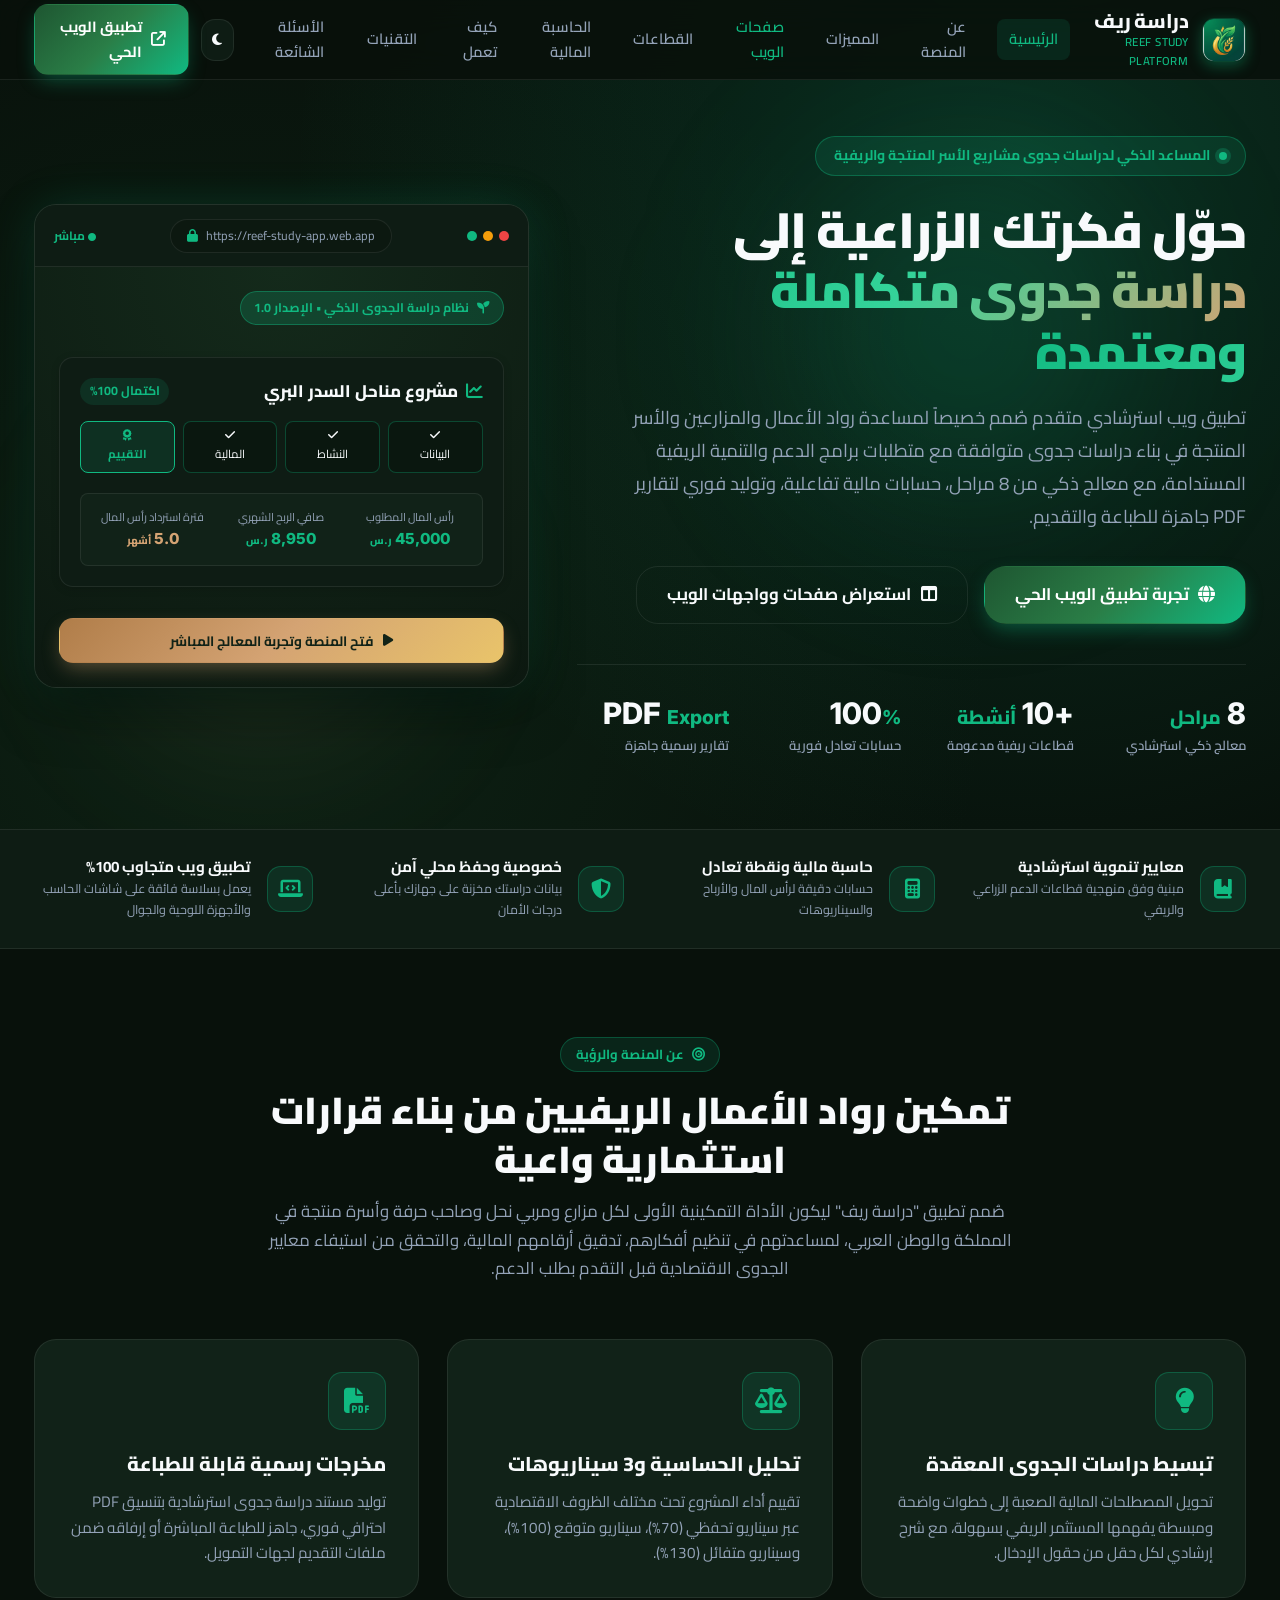
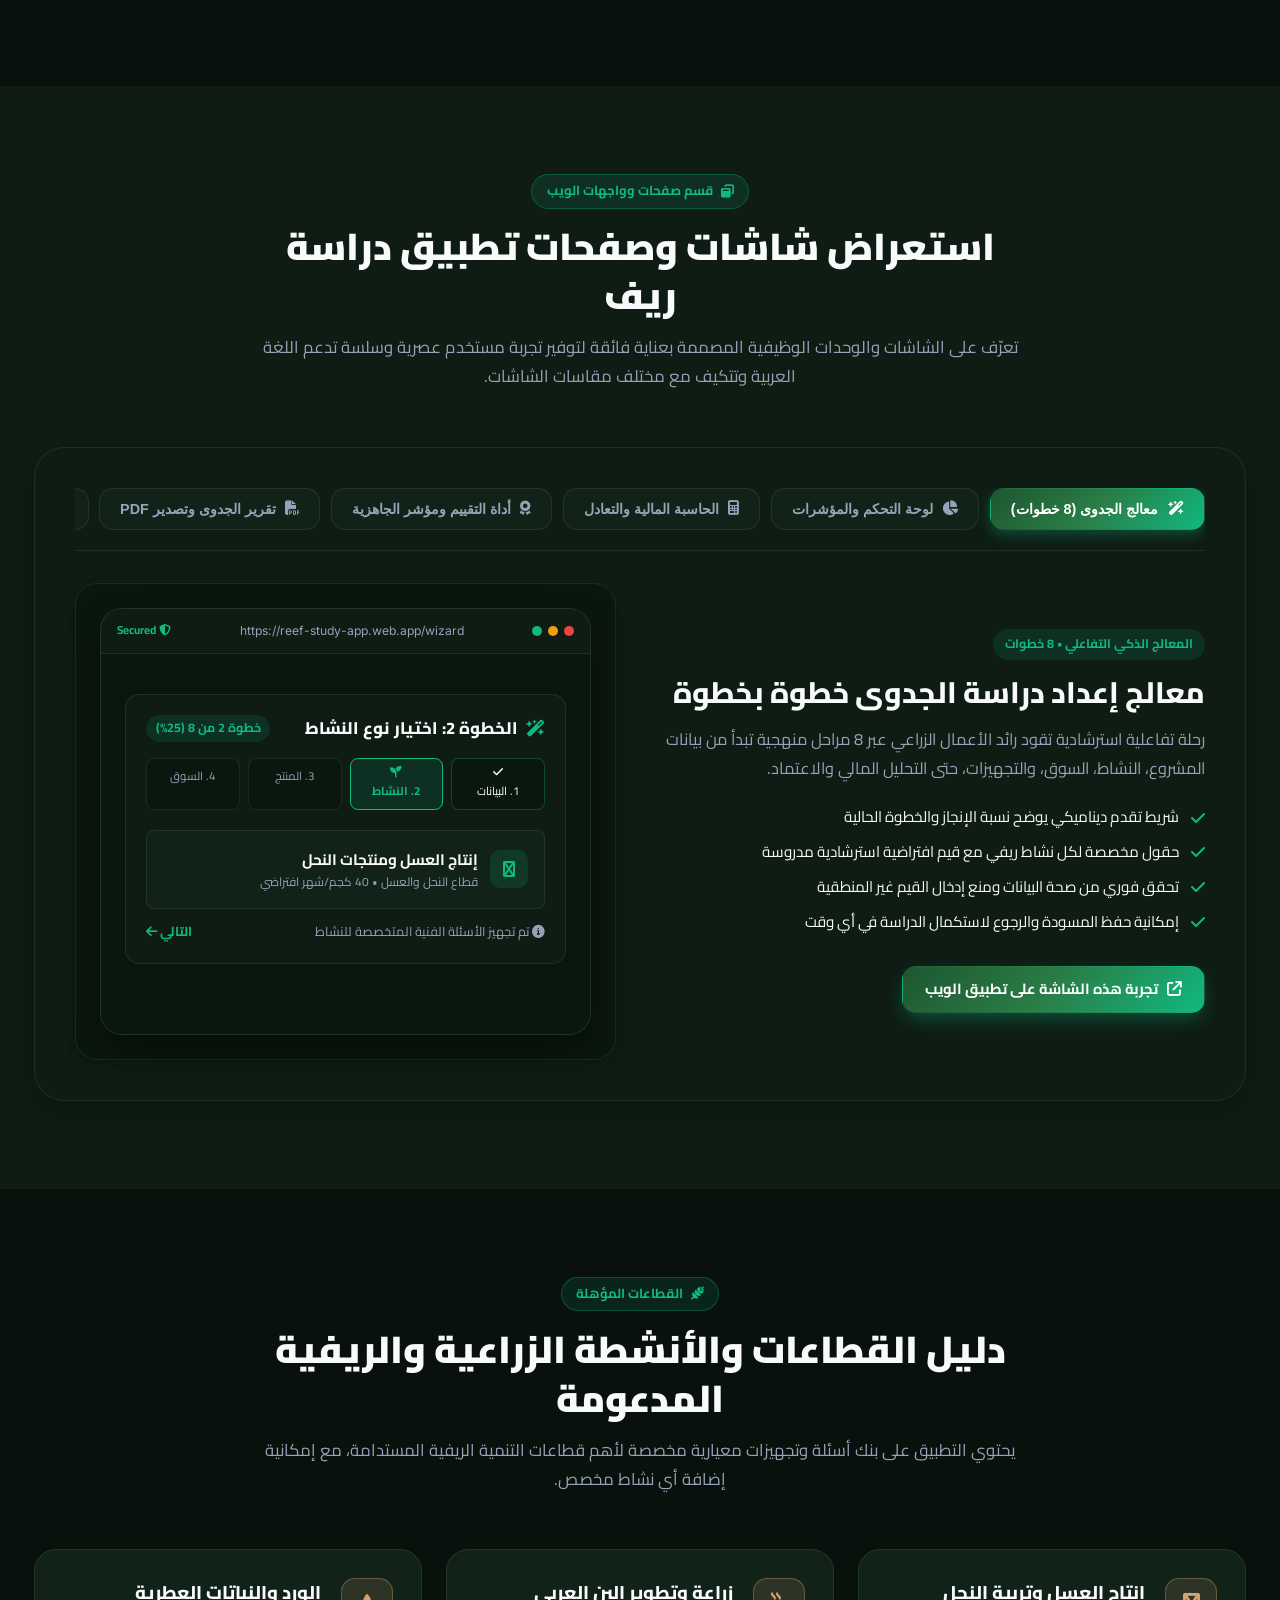
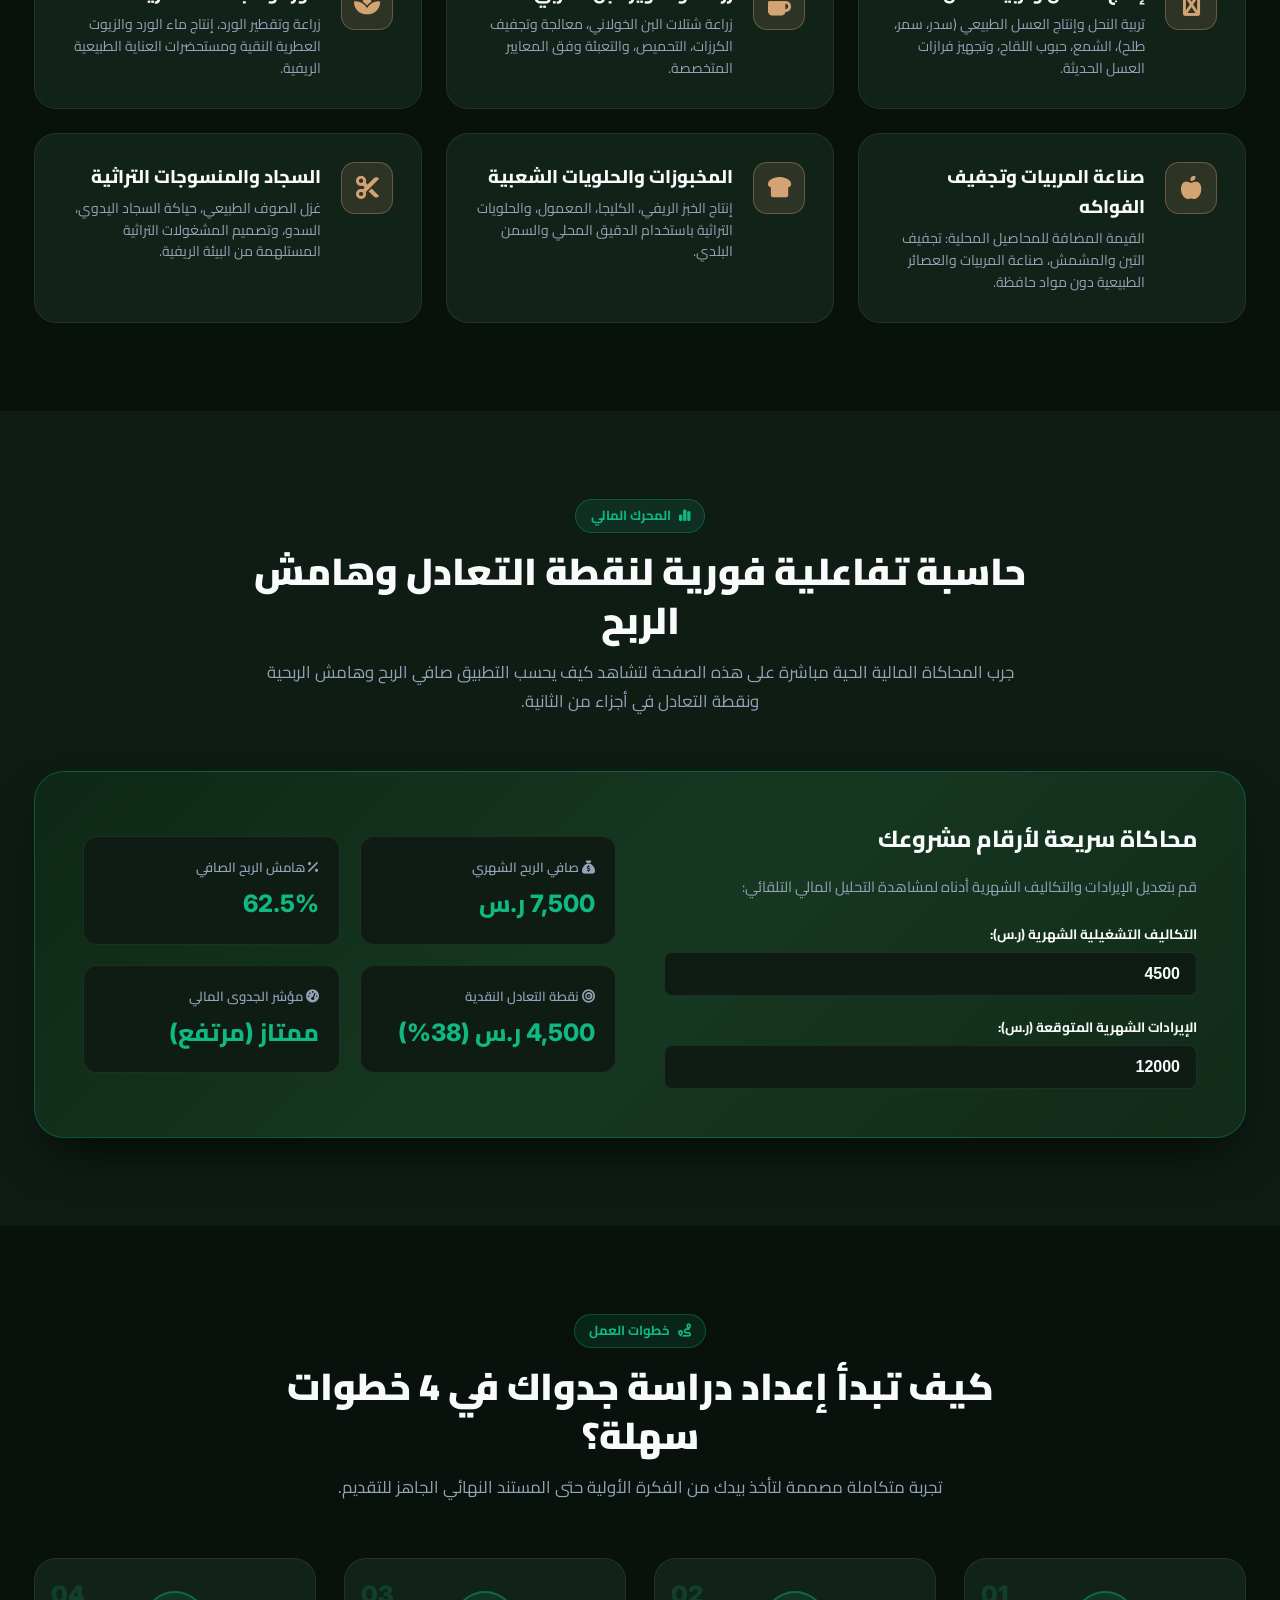
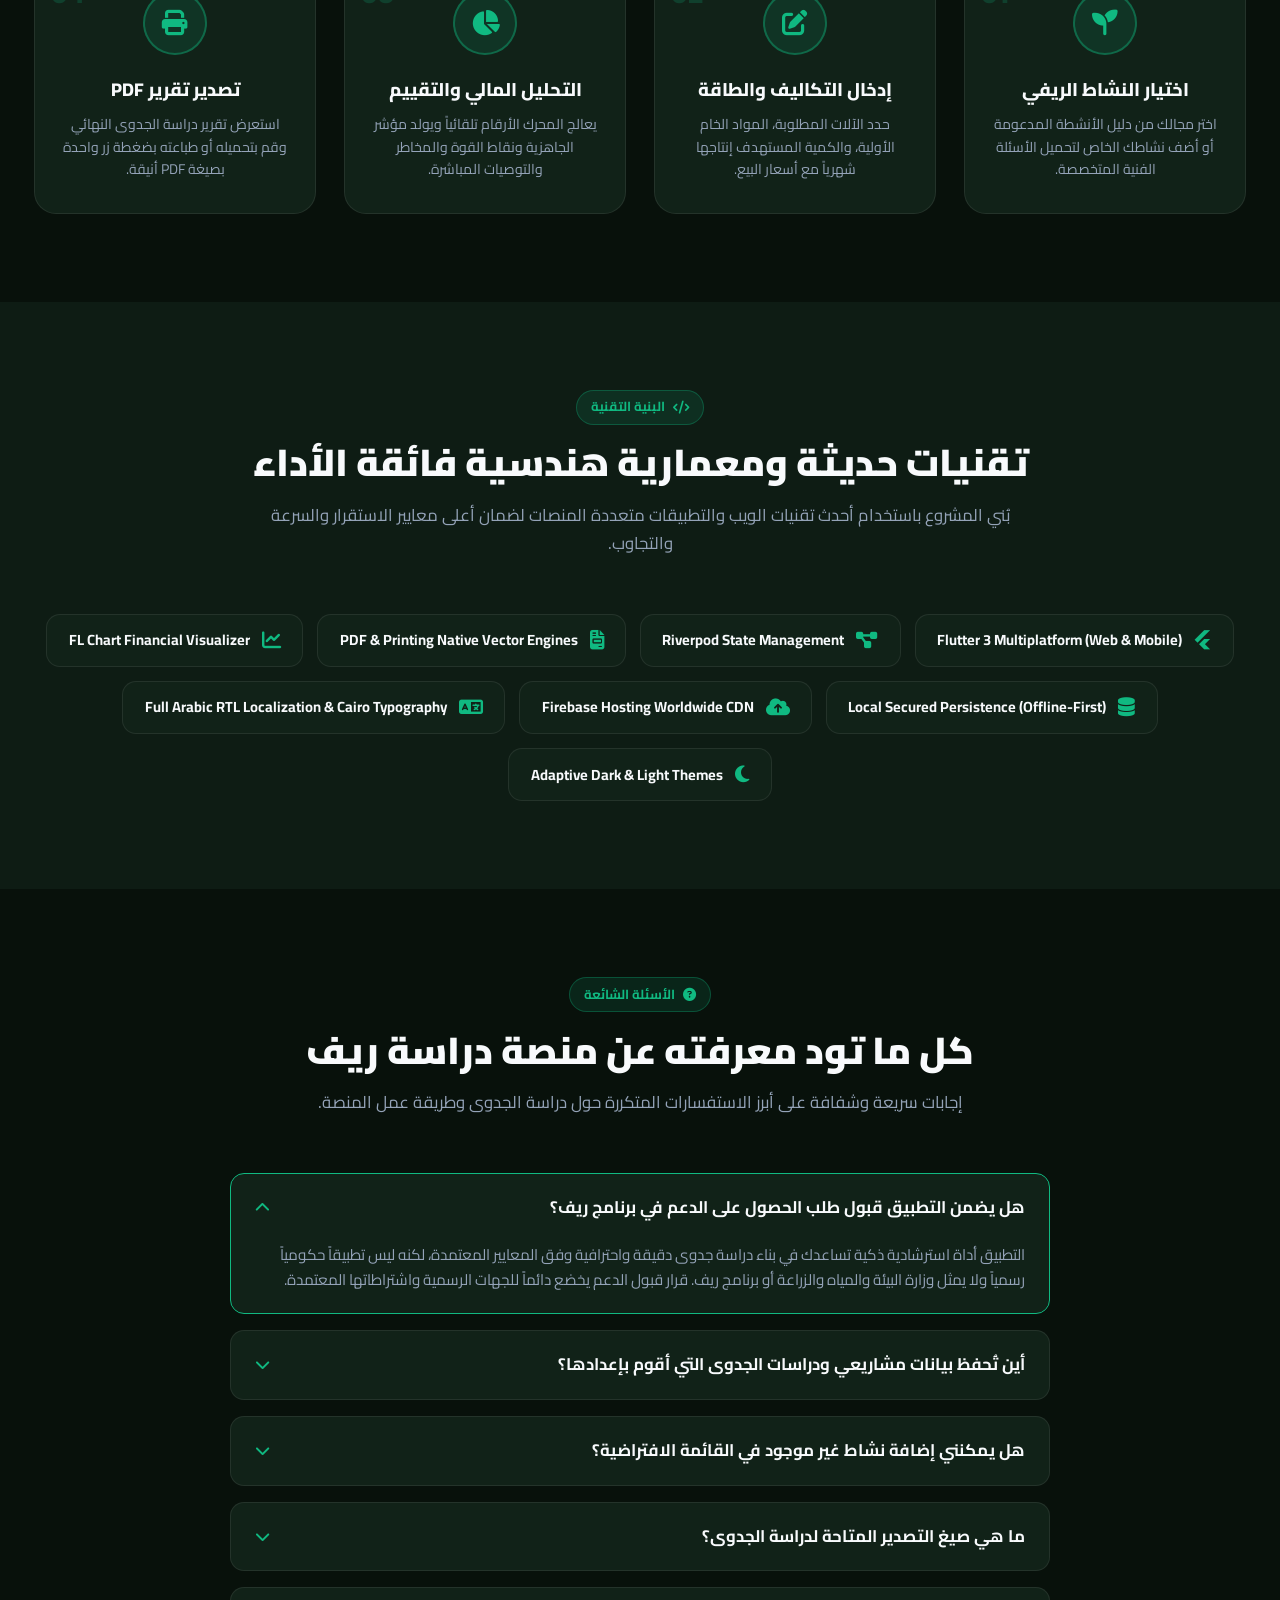
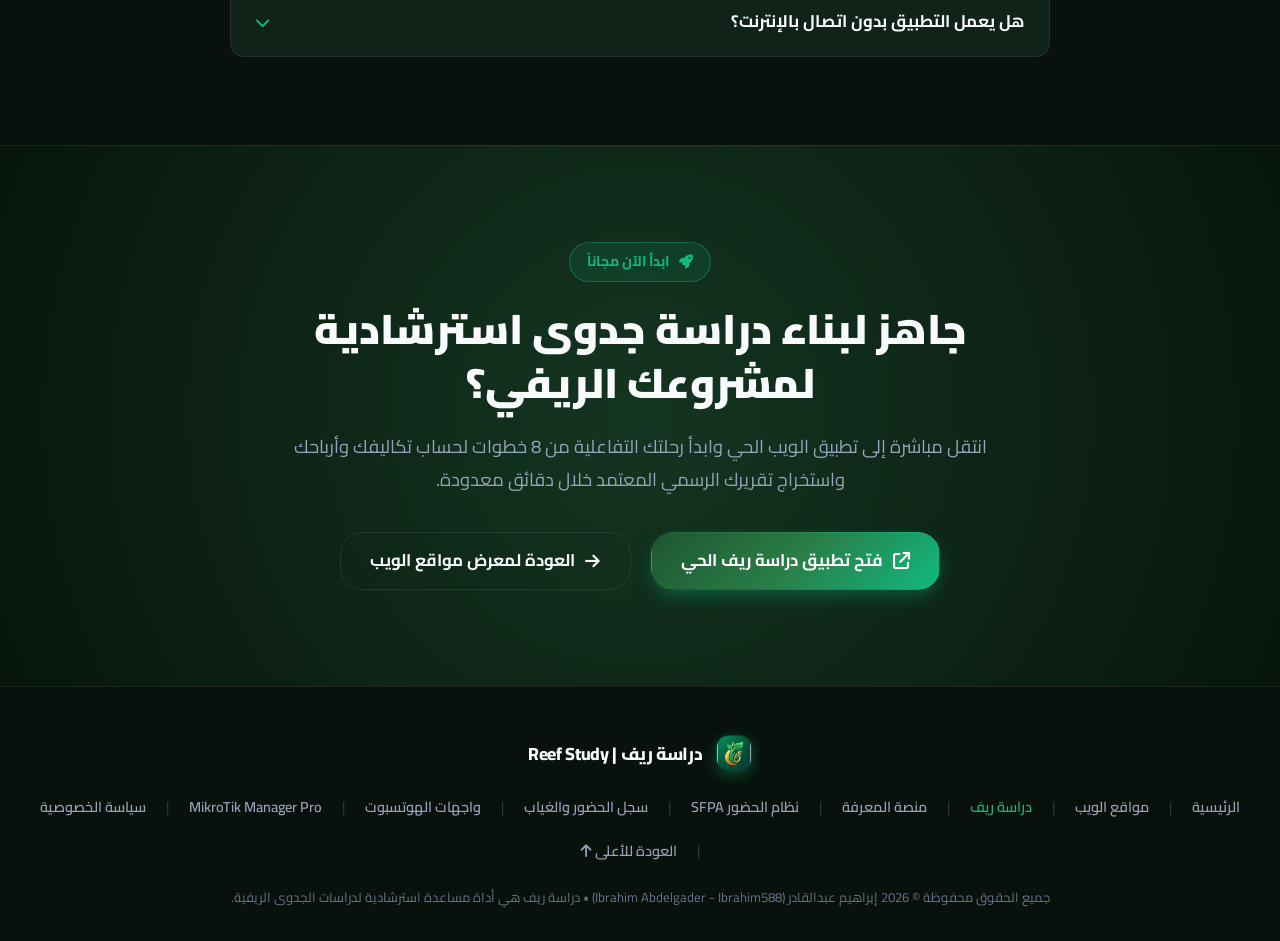
<file: reef-study.html>
<!DOCTYPE html>
<html lang="ar" dir="rtl" data-theme="dark">

<head>
    <meta charset="UTF-8">
    <meta name="viewport" content="width=device-width, initial-scale=1.0">
    <meta name="description"
        content="دراسة ريف (Reef Study) هي منصة وتطبيق ويب ذكي لإعداد دراسات جدوى استرشادية احترافية لمشاريع الأسر المنتجة والريفية وفق معايير برامج التنمية الريفية المستدامة مع حاسبة مالية وتصدير PDF.">
    <meta name="keywords"
        content="دراسة ريف, دراسة جدوى ريف, برنامج ريف, الأسر المنتجة, دعم ريف, حاسبة مالية, دراسة جدوى زراعية, Flutter Web, إبراهيم عبدالقادر, Ibrahim Abdelgader, Ibrahim588, مشاريع ريفية, تربية النحل, زراعة البن">
    <meta name="author" content="Ibrahim Abdelgader (Ibrahim588) - إبراهيم عبدالقادر">
    <link rel="canonical" href="http://ibrahim-protfolio.42web.io/reef-study.html">

    <!-- Open Graph / Social Media -->
    <meta property="og:type" content="website">
    <meta property="og:url" content="http://ibrahim-protfolio.42web.io/reef-study.html">
    <meta property="og:title" content="دراسة ريف | المساعد الذكي لدراسات جدوى مشاريع الأسر المنتجة والريفية">
    <meta property="og:description"
        content="تطبيق ويب متكامل لإعداد دراسات الجدوى الاسترشادية خطوة بخطوة، مع دليل الأنشطة الريفية، الحاسبة المالية التفاعلية، وتحليل السيناريوهات وتصدير تقارير PDF معتمدة.">
    <meta property="og:image" content="http://ibrahim-protfolio.42web.io/img/reef/app_icon.png">

    <!-- Twitter Card -->
    <meta property="twitter:card" content="summary_large_image">
    <meta property="twitter:url" content="http://ibrahim-protfolio.42web.io/reef-study.html">
    <meta property="twitter:title" content="دراسة ريف | Reef Study Feasibility App">
    <meta property="twitter:description"
        content="المساعد الذكي لإعداد دراسات جدوى مشاريع الأسر المنتجة والريفية المدعومة.">
    <meta property="twitter:image" content="http://ibrahim-protfolio.42web.io/img/reef/app_icon.png">

    <title>دراسة ريف | المساعد الذكي لدراسات جدوى مشاريع الأسر المنتجة والريفية</title>

    <!-- Google Fonts -->
    <link rel="preconnect" href="https://fonts.googleapis.com">
    <link rel="preconnect" href="https://fonts.gstatic.com" crossorigin>
    <link
        href="https://fonts.googleapis.com/css2?family=Cairo:wght@300;400;500;600;700;800;900&family=Inter:wght@400;500;600;700;800;900&display=swap"
        rel="stylesheet">

    <!-- Font Awesome 6 Icons -->
    <link rel="stylesheet" href="https://cdnjs.cloudflare.com/ajax/libs/font-awesome/6.5.1/css/all.min.css">

    <!-- Custom CSS -->
    <link rel="stylesheet" href="css/reef-study.css">

    <!-- Favicon -->
    <link rel="icon" type="image/png" href="img/reef/favicon.png">

    <!-- Structured Data (JSON-LD) -->
    <script type="application/ld+json">
    {
      "@context": "https://schema.org",
      "@type": "SoftwareApplication",
      "name": "دراسة ريف - Reef Study",
      "operatingSystem": "Web, Android, Windows",
      "applicationCategory": "BusinessApplication",
      "description": "المساعد الذكي لإعداد دراسات جدوى استرشادية لمشاريع الأسر المنتجة والريفية مع حاسبة مالية وتوليد تقارير PDF احترافية.",
      "url": "http://ibrahim-protfolio.42web.io/reef-study.html",
      "image": "http://ibrahim-protfolio.42web.io/img/reef/app_icon.png",
      "author": {
        "@type": "Person",
        "name": "Ibrahim Abdelgader",
        "alternateName": ["Ibrahim588", "Ibrahim Abdelgadir", "إبراهيم عبدالقادر"],
        "sameAs": [
          "https://github.com/Ibrahim588",
          "https://www.linkedin.com/in/ibrahim-abdelgadir-a41a442bb"
        ]
      }
    }
    </script>
</head>

<body>

    <!-- =================================================================
         Header & Navigation (Navbar)
         ================================================================= -->
    <header class="reef-navbar" role="banner">
        <div class="reef-container reef-nav-container">
            <!-- Brand Logo & Name -->
            <a href="reef-study.html" class="reef-nav-brand" aria-label="الصفحة الرئيسية لدراسة ريف">
                <img src="img/reef/app_icon.png" alt="شعار تطبيق دراسة ريف" class="reef-brand-logo">
                <div class="reef-brand-text">
                    <span class="reef-brand-name">دراسة ريف</span>
                    <span class="reef-brand-tag">Reef Study Platform</span>
                </div>
            </a>

            <!-- Navigation Links -->
            <nav class="reef-nav-menu" id="reef-nav-menu" role="navigation" aria-label="القائمة الرئيسية">
                <a href="#hero" class="reef-nav-link active">الرئيسية</a>
                <a href="#about" class="reef-nav-link">عن المنصة</a>
                <a href="#features" class="reef-nav-link">المميزات</a>
                <a href="#web-screens" class="reef-nav-link" style="color: var(--reef-accent);">صفحات الويب</a>
                <a href="#sectors" class="reef-nav-link">القطاعات</a>
                <a href="#financial" class="reef-nav-link">الحاسبة المالية</a>
                <a href="#workflow" class="reef-nav-link">كيف تعمل</a>
                <a href="#tech" class="reef-nav-link">التقنيات</a>
                <a href="#faq" class="reef-nav-link">الأسئلة الشائعة</a>
            </nav>

            <!-- Actions (Theme Toggle & CTA) -->
            <div class="reef-nav-actions">
                <!-- Theme Toggle Button -->
                <button class="reef-theme-toggle" id="reef-theme-toggle" aria-label="تبديل الوضع الليلي / النهاري">
                    <i class="fa-solid fa-moon"></i>
                </button>

                <!-- Live Web App CTA -->
                <a href="https://reef-study-app.web.app/" target="_blank" rel="noopener noreferrer"
                    class="reef-btn reef-btn-primary">
                    <i class="fa-solid fa-arrow-up-right-from-square"></i>
                    <span>تطبيق الويب الحي</span>
                </a>

                <!-- Mobile Menu Button -->
                <button class="reef-mobile-toggle" id="reef-mobile-toggle" aria-label="فتح القائمة"
                    aria-expanded="false" aria-controls="reef-nav-menu">
                    <i class="fa-solid fa-bars"></i>
                </button>
            </div>
        </div>
    </header>

    <main>
        <!-- =============================================================
             Hero Section with Ambient Lighting & Mockup
             ============================================================= -->
        <section id="hero" class="reef-hero-section">
            <div class="reef-hero-glow-1"></div>
            <div class="reef-hero-glow-2"></div>

            <div class="reef-container reef-hero-grid">
                <!-- Hero Content -->
                <div class="reef-hero-content">
                    <div class="reef-badge-pill">
                        <span class="pulse-dot"></span>
                        <span>المساعد الذكي لدراسات جدوى مشاريع الأسر المنتجة والريفية</span>
                    </div>

                    <h1 class="reef-hero-title">
                        حوّل فكرتك الزراعية إلى <br>
                        <span class="reef-gradient-text">دراسة جدوى متكاملة ومعتمدة</span>
                    </h1>

                    <p class="reef-hero-desc">
                        تطبيق ويب استرشادي متقدم صُمم خصيصاً لمساعدة رواد الأعمال والمزارعين والأسر المنتجة في بناء
                        دراسات جدوى متوافقة مع متطلبات برامج الدعم والتنمية الريفية المستدامة، مع معالج ذكي من 8
                        مراحل، حسابات مالية تفاعلية، وتوليد فوري لتقارير PDF جاهزة للطباعة والتقديم.
                    </p>

                    <div class="reef-hero-actions">
                        <a href="https://reef-study-app.web.app/" target="_blank" rel="noopener noreferrer"
                            class="reef-btn reef-btn-primary reef-btn-large">
                            <i class="fa-solid fa-globe"></i>
                            <span>تجربة تطبيق الويب الحي</span>
                        </a>

                        <a href="https://ibrahim-protfolio.42web.io/websites.html"
                            class="reef-btn reef-btn-outline reef-btn-large">
                            <i class="fa-solid fa-table-columns"></i>
                            <span>استعراض صفحات وواجهات الويب</span>
                        </a>
                    </div>

                    <!-- Hero Quick Metrics -->
                    <div class="reef-hero-metrics">
                        <div class="reef-hero-metric-item">
                            <div class="reef-metric-val">8 <span>مراحل</span></div>
                            <div class="reef-metric-label">معالج ذكي استرشادي</div>
                        </div>
                        <div class="reef-hero-metric-item">
                            <div class="reef-metric-val">+10 <span>أنشطة</span></div>
                            <div class="reef-metric-label">قطاعات ريفية مدعومة</div>
                        </div>
                        <div class="reef-hero-metric-item">
                            <div class="reef-metric-val">100<span>%</span></div>
                            <div class="reef-metric-label">حسابات تعادل فورية</div>
                        </div>
                        <div class="reef-hero-metric-item">
                            <div class="reef-metric-val">PDF <span>Export</span></div>
                            <div class="reef-metric-label">تقارير رسمية جاهزة</div>
                        </div>
                    </div>
                </div>

                <!-- Hero Interactive Browser Mockup Preview -->
                <div class="reef-hero-preview">
                    <div class="reef-browser-mockup">
                        <div class="reef-mockup-header">
                            <div class="reef-browser-dots">
                                <span class="dot-red"></span>
                                <span class="dot-yellow"></span>
                                <span class="dot-green"></span>
                            </div>
                            <div class="reef-mockup-url">
                                <i class="fa-solid fa-lock" style="color: #10B981;"></i>
                                <span>https://reef-study-app.web.app</span>
                            </div>
                            <div style="font-size: 0.75rem; color: #10B981; font-weight: 700;">
                                <i class="fa-solid fa-circle" style="font-size: 0.5rem;"></i> مباشر
                            </div>
                        </div>

                        <div class="reef-mockup-body">
                            <div class="reef-mockup-badge">
                                <i class="fa-solid fa-seedling"></i>
                                <span>نظام دراسة الجدوى الذكي • الإصدار 1.0</span>
                            </div>

                            <div class="reef-mockup-screen-card">
                                <div class="reef-screen-title-bar">
                                    <h4><i class="fa-solid fa-chart-line" style="color: #10B981;"></i> مشروع مناحل السدر
                                        البري</h4>
                                    <span class="reef-screen-status">اكتمال 100%</span>
                                </div>

                                <div class="reef-stepper-preview">
                                    <div class="reef-step-chip done"><i class="fa-solid fa-check"></i> البيانات</div>
                                    <div class="reef-step-chip done"><i class="fa-solid fa-check"></i> النشاط</div>
                                    <div class="reef-step-chip done"><i class="fa-solid fa-check"></i> المالية</div>
                                    <div class="reef-step-chip active"><i class="fa-solid fa-award"></i> التقييم</div>
                                </div>

                                <div class="reef-preview-financial-calc">
                                    <div>
                                        <div class="reef-calc-box-label">رأس المال المطلوب</div>
                                        <div class="reef-calc-box-val">45,000 <span
                                                style="font-size: 0.65rem;">ر.س</span></div>
                                    </div>
                                    <div>
                                        <div class="reef-calc-box-label">صافي الربح الشهري</div>
                                        <div class="reef-calc-box-val" style="color: #10B981;">8,950 <span
                                                style="font-size: 0.65rem;">ر.س</span></div>
                                    </div>
                                    <div>
                                        <div class="reef-calc-box-label">فترة استرداد رأس المال</div>
                                        <div class="reef-calc-box-val" style="color: var(--reef-gold);">5.0 <span
                                                style="font-size: 0.65rem;">أشهر</span></div>
                                    </div>
                                </div>
                            </div>

                            <div style="text-align: center; margin-top: 1rem;">
                                <a href="https://reef-study-app.web.app/" target="_blank" rel="noopener noreferrer"
                                    class="reef-btn reef-btn-secondary" style="width: 100%; font-size: 0.85rem;">
                                    <i class="fa-solid fa-play"></i> فتح المنصة وتجربة المعالج المباشر
                                </a>
                            </div>
                        </div>
                    </div>
                </div>
            </div>
        </section>

        <!-- =============================================================
             Trust & Compliance Bar
             ============================================================= -->
        <section class="reef-trust-bar">
            <div class="reef-container">
                <div class="reef-trust-grid">
                    <div class="reef-trust-item">
                        <div class="reef-trust-icon">
                            <i class="fa-solid fa-book-bookmark"></i>
                        </div>
                        <div>
                            <div class="reef-trust-title">معايير تنموية استرشادية</div>
                            <div class="reef-trust-desc">مبنية وفق منهجية قطاعات الدعم الزراعي والريفي</div>
                        </div>
                    </div>

                    <div class="reef-trust-item">
                        <div class="reef-trust-icon">
                            <i class="fa-solid fa-calculator"></i>
                        </div>
                        <div>
                            <div class="reef-trust-title">حاسبة مالية ونقطة تعادل</div>
                            <div class="reef-trust-desc">حسابات دقيقة لرأس المال والأرباح والسيناريوهات</div>
                        </div>
                    </div>

                    <div class="reef-trust-item">
                        <div class="reef-trust-icon">
                            <i class="fa-solid fa-shield-halved"></i>
                        </div>
                        <div>
                            <div class="reef-trust-title">خصوصية وحفظ محلي آمن</div>
                            <div class="reef-trust-desc">بيانات دراستك مخزنة على جهازك بأعلى درجات الأمان</div>
                        </div>
                    </div>

                    <div class="reef-trust-item">
                        <div class="reef-trust-icon">
                            <i class="fa-solid fa-laptop-code"></i>
                        </div>
                        <div>
                            <div class="reef-trust-title">تطبيق ويب متجاوب 100%</div>
                            <div class="reef-trust-desc">يعمل بسلاسة فائقة على شاشات الحاسب والأجهزة اللوحية والجوال
                            </div>
                        </div>
                    </div>
                </div>
            </div>
        </section>

        <!-- =============================================================
             About Platform & Vision
             ============================================================= -->
        <section id="about" class="reef-section">
            <div class="reef-container">
                <div class="reef-section-header">
                    <span class="reef-section-tag">
                        <i class="fa-solid fa-bullseye"></i> عن المنصة والرؤية
                    </span>
                    <h2 class="reef-section-title">تمكين رواد الأعمال الريفيين من بناء قرارات استثمارية واعية</h2>
                    <p class="reef-section-subtitle">
                        صُمم تطبيق "دراسة ريف" ليكون الأداة التمكينية الأولى لكل مزارع ومربي نحل وصاحب حرفة وأسرة منتجة
                        في المملكة والوطن العربي، لمساعدتهم في تنظيم أفكارهم، تدقيق أرقامهم المالية، والتحقق من
                        استيفاء معايير الجدوى الاقتصادية قبل التقدم بطلب الدعم.
                    </p>
                </div>

                <div class="reef-features-grid">
                    <div class="reef-feature-card">
                        <div class="reef-feature-icon">
                            <i class="fa-solid fa-lightbulb"></i>
                        </div>
                        <h3 class="reef-feature-title">تبسيط دراسات الجدوى المعقدة</h3>
                        <p class="reef-feature-desc">
                            تحويل المصطلحات المالية الصعبة إلى خطوات واضحة ومبسطة يفهمها المستثمر الريفي بسهولة، مع
                            شرح إرشادي لكل حقل من حقول الإدخال.
                        </p>
                    </div>

                    <div class="reef-feature-card">
                        <div class="reef-feature-icon">
                            <i class="fa-solid fa-scale-balanced"></i>
                        </div>
                        <h3 class="reef-feature-title">تحليل الحساسية و3 سيناريوهات</h3>
                        <p class="reef-feature-desc">
                            تقييم أداء المشروع تحت مختلف الظروف الاقتصادية عبر سيناريو تحفظي (70%)، سيناريو متوقع
                            (100%)، وسيناريو متفائل (130%).
                        </p>
                    </div>

                    <div class="reef-feature-card">
                        <div class="reef-feature-icon">
                            <i class="fa-solid fa-file-pdf"></i>
                        </div>
                        <h3 class="reef-feature-title">مخرجات رسمية قابلة للطباعة</h3>
                        <p class="reef-feature-desc">
                            توليد مستند دراسة جدوى استرشادية بتنسيق PDF احترافي فوري، جاهز للطباعة المباشرة أو إرفاقه
                            ضمن ملفات التقديم لجهات التمويل.
                        </p>
                    </div>
                </div>
            </div>
        </section>

        <!-- =============================================================
             Web Pages Showcase Section (قسم صفحات وواجهات تطبيق الويب)
             ============================================================= -->
        <section id="web-screens" class="reef-section reef-section-alt">
            <div class="reef-container">
                <div class="reef-section-header">
                    <span class="reef-section-tag">
                        <i class="fa-solid fa-window-restore"></i> قسم صفحات وواجهات الويب
                    </span>
                    <h2 class="reef-section-title">استعراض شاشات وصفحات تطبيق دراسة ريف</h2>
                    <p class="reef-section-subtitle">
                        تعرّف على الشاشات والوحدات الوظيفية المصممة بعناية فائقة لتوفير تجربة مستخدم عصرية وسلسة تدعم
                        اللغة العربية وتتكيف مع مختلف مقاسات الشاشات.
                    </p>
                </div>

                <div class="reef-showcase-wrapper">
                    <!-- Showcase Filter Tabs -->
                    <div class="reef-tabs-nav">
                        <button type="button" class="reef-tab-btn active" data-tab="wizard">
                            <i class="fa-solid fa-wand-magic-sparkles"></i>
                            <span>معالج الجدوى (8 خطوات)</span>
                        </button>
                        <button type="button" class="reef-tab-btn" data-tab="dashboard">
                            <i class="fa-solid fa-chart-pie"></i>
                            <span>لوحة التحكم والمؤشرات</span>
                        </button>
                        <button type="button" class="reef-tab-btn" data-tab="financial">
                            <i class="fa-solid fa-calculator"></i>
                            <span>الحاسبة المالية والتعادل</span>
                        </button>
                        <button type="button" class="reef-tab-btn" data-tab="evaluation">
                            <i class="fa-solid fa-award"></i>
                            <span>أداة التقييم ومؤشر الجاهزية</span>
                        </button>
                        <button type="button" class="reef-tab-btn" data-tab="pdf">
                            <i class="fa-solid fa-file-pdf"></i>
                            <span>تقرير الجدوى وتصدير PDF</span>
                        </button>
                        <button type="button" class="reef-tab-btn" data-tab="sectors">
                            <i class="fa-solid fa-layer-group"></i>
                            <span>دليل الأنشطة والقطاعات</span>
                        </button>
                    </div>

                    <!-- Showcase Interactive Content Grid -->
                    <div class="reef-showcase-content-grid">
                        <!-- Left Details (Right in RTL) -->
                        <div class="reef-screen-details">
                            <div class="reef-screen-category-badge" id="reef-screen-badge">
                                المعالج الذكي التفاعلي • 8 خطوات
                            </div>

                            <h3 class="reef-screen-heading" id="reef-screen-heading">
                                معالج إعداد دراسة الجدوى خطوة بخطوة
                            </h3>

                            <p class="reef-screen-desc" id="reef-screen-desc">
                                رحلة تفاعلية استرشادية تقود رائد الأعمال الزراعي عبر 8 مراحل منهجية تبدأ من بيانات
                                المشروع، النشاط، السوق، والتجهيزات، حتى التحليل المالي والاعتماد.
                            </p>

                            <ul class="reef-screen-bullets" id="reef-screen-bullets">
                                <li>
                                    <i class="fa-solid fa-check"></i>
                                    <span>شريط تقدم ديناميكي يوضح نسبة الإنجاز والخطوة الحالية</span>
                                </li>
                                <li>
                                    <i class="fa-solid fa-check"></i>
                                    <span>حقول مخصصة لكل نشاط ريفي مع قيم افتراضية استرشادية مدروسة</span>
                                </li>
                                <li>
                                    <i class="fa-solid fa-check"></i>
                                    <span>تحقق فوري من صحة البيانات ومنع إدخال القيم غير المنطقية</span>
                                </li>
                                <li>
                                    <i class="fa-solid fa-check"></i>
                                    <span>إمكانية حفظ المسودة والرجوع لاستكمال الدراسة في أي وقت</span>
                                </li>
                            </ul>

                            <div style="display: flex; gap: 1rem; flex-wrap: wrap;">
                                <a href="https://reef-study-app.web.app/" target="_blank" rel="noopener noreferrer"
                                    class="reef-btn reef-btn-primary">
                                    <i class="fa-solid fa-arrow-up-right-from-square"></i>
                                    <span>تجربة هذه الشاشة على تطبيق الويب</span>
                                </a>
                            </div>
                        </div>

                        <!-- Right Live Mockup Container -->
                        <div class="reef-screen-interactive-demo">
                            <div class="reef-browser-device">
                                <div class="reef-device-topbar">
                                    <div class="reef-browser-dots">
                                        <span class="dot-red"></span>
                                        <span class="dot-yellow"></span>
                                        <span class="dot-green"></span>
                                    </div>
                                    <span
                                        style="font-size: 0.76rem; color: var(--reef-text-secondary); font-family: 'Inter', sans-serif;">
                                        https://reef-study-app.web.app/wizard
                                    </span>
                                    <span style="font-size: 0.72rem; color: var(--reef-accent); font-weight: 700;">
                                        <i class="fa-solid fa-shield-halved"></i> Secured
                                    </span>
                                </div>

                                <div class="reef-device-body" id="reef-screen-mockup-body">
                                    <!-- Dynamic Mockup Content Injected via JS -->
                                    <div class="reef-mockup-screen-card">
                                        <div class="reef-screen-title-bar">
                                            <h4><i class="fa-solid fa-wand-magic-sparkles"
                                                    style="color: var(--reef-accent);"></i> الخطوة 2: اختيار نوع النشاط
                                            </h4>
                                            <span class="reef-screen-status">خطوة 2 من 8 (25%)</span>
                                        </div>
                                        <div class="reef-stepper-preview">
                                            <div class="reef-step-chip done"><i class="fa-solid fa-check"></i> 1.
                                                البيانات</div>
                                            <div class="reef-step-chip active"><i class="fa-solid fa-seedling"></i> 2.
                                                النشاط</div>
                                            <div class="reef-step-chip">3. المنتج</div>
                                            <div class="reef-step-chip">4. السوق</div>
                                        </div>
                                        <div
                                            style="background: var(--reef-bg-card); padding: 1rem; border-radius: var(--reef-radius-sm); border: 1px solid var(--reef-border); margin-bottom: 0.75rem;">
                                            <div style="display: flex; align-items: center; gap: 0.75rem;">
                                                <div
                                                    style="width: 38px; height: 38px; border-radius: 10px; background: rgba(16, 185, 129, 0.15); display: flex; align-items: center; justify-content: center; color: var(--reef-accent);">
                                                    <i class="fa-solid fa-hive"></i>
                                                </div>
                                                <div>
                                                    <div style="font-weight: 700; font-size: 0.95rem;">إنتاج العسل
                                                        ومنتجات النحل</div>
                                                    <div style="font-size: 0.75rem; color: var(--reef-text-secondary);">
                                                        قطاع النحل والعسل • 40 كجم/شهر افتراضي</div>
                                                </div>
                                            </div>
                                        </div>
                                        <div
                                            style="display: flex; justify-content: space-between; align-items: center;">
                                            <span style="font-size: 0.8rem; color: var(--reef-text-secondary);"><i
                                                    class="fa-solid fa-circle-info"></i> تم تجهيز الأسئلة الفنية
                                                المتخصصة للنشاط</span>
                                            <span
                                                style="font-size: 0.82rem; font-weight: 700; color: var(--reef-accent); cursor: pointer;">التالي
                                                <i class="fa-solid fa-arrow-left"></i></span>
                                        </div>
                                    </div>
                                </div>
                            </div>
                        </div>
                    </div>
                </div>
            </div>
        </section>

        <!-- =============================================================
             Supported Agricultural & Rural Sectors
             ============================================================= -->
        <section id="sectors" class="reef-section">
            <div class="reef-container">
                <div class="reef-section-header">
                    <span class="reef-section-tag">
                        <i class="fa-solid fa-wheat-awn"></i> القطاعات المؤهلة
                    </span>
                    <h2 class="reef-section-title">دليل القطاعات والأنشطة الزراعية والريفية المدعومة</h2>
                    <p class="reef-section-subtitle">
                        يحتوي التطبيق على بنك أسئلة وتجهيزات معيارية مخصصة لأهم قطاعات التنمية الريفية المستدامة، مع
                        إمكانية إضافة أي نشاط مخصص.
                    </p>
                </div>

                <div class="reef-sectors-grid">
                    <div class="reef-sector-card">
                        <div class="reef-sector-icon">
                            <i class="fa-solid fa-hive"></i>
                        </div>
                        <div class="reef-sector-info">
                            <h4>إنتاج العسل وتربية النحل</h4>
                            <p>تربية النحل وإنتاج العسل الطبيعي (سدر، سمر، طلح)، الشمع، حبوب اللقاح، وتجهيز فرازات العسل
                                الحديثة.</p>
                        </div>
                    </div>

                    <div class="reef-sector-card">
                        <div class="reef-sector-icon">
                            <i class="fa-solid fa-mug-hot"></i>
                        </div>
                        <div class="reef-sector-info">
                            <h4>زراعة وتطوير البن العربي</h4>
                            <p>زراعة شتلات البن الخولاني، معالجة وتجفيف الكرزات، التحميص، والتعبئة وفق المعايير
                                المتخصصة.</p>
                        </div>
                    </div>

                    <div class="reef-sector-card">
                        <div class="reef-sector-icon">
                            <i class="fa-solid fa-spa"></i>
                        </div>
                        <div class="reef-sector-info">
                            <h4>الورد والنباتات العطرية</h4>
                            <p>زراعة وتقطير الورد، إنتاج ماء الورد والزيوت العطرية النقية ومستحضرات العناية الطبيعية
                                الريفية.</p>
                        </div>
                    </div>

                    <div class="reef-sector-card">
                        <div class="reef-sector-icon">
                            <i class="fa-solid fa-apple-whole"></i>
                        </div>
                        <div class="reef-sector-info">
                            <h4>صناعة المربيات وتجفيف الفواكه</h4>
                            <p>القيمة المضافة للمحاصيل المحلية: تجفيف التين والمشمش، صناعة المربيات والعصائر الطبيعية
                                دون مواد حافظة.</p>
                        </div>
                    </div>

                    <div class="reef-sector-card">
                        <div class="reef-sector-icon">
                            <i class="fa-solid fa-bread-slice"></i>
                        </div>
                        <div class="reef-sector-info">
                            <h4>المخبوزات والحلويات الشعبية</h4>
                            <p>إنتاج الخبز الريفي، الكليجا، المعمول، والحلويات التراثية باستخدام الدقيق المحلي والسمن
                                البلدي.</p>
                        </div>
                    </div>

                    <div class="reef-sector-card">
                        <div class="reef-sector-icon">
                            <i class="fa-solid fa-scissors"></i>
                        </div>
                        <div class="reef-sector-info">
                            <h4>السجاد والمنسوجات التراثية</h4>
                            <p>غزل الصوف الطبيعي، حياكة السجاد اليدوي، السدو، وتصميم المشغولات التراثية المستلهمة من
                                البيئة الريفية.</p>
                        </div>
                    </div>
                </div>
            </div>
        </section>

        <!-- =============================================================
             Interactive Financial Engine & Calculator
             ============================================================= -->
        <section id="financial" class="reef-section reef-section-alt">
            <div class="reef-container">
                <div class="reef-section-header">
                    <span class="reef-section-tag">
                        <i class="fa-solid fa-chart-simple"></i> المحرك المالي
                    </span>
                    <h2 class="reef-section-title">حاسبة تفاعلية فورية لنقطة التعادل وهامش الربح</h2>
                    <p class="reef-section-subtitle">
                        جرب المحاكاة المالية الحية مباشرة على هذه الصفحة لتشاهد كيف يحسب التطبيق صافي الربح وهامش
                        الربحية
                        ونقطة التعادل في أجزاء من الثانية.
                    </p>
                </div>

                <div class="reef-calc-spotlight">
                    <!-- Calculator Inputs -->
                    <div>
                        <h3
                            style="font-size: 1.45rem; font-weight: 800; margin-bottom: 1rem; color: var(--reef-text-primary);">
                            محاكاة سريعة لأرقام مشروعك
                        </h3>
                        <p style="font-size: 0.92rem; color: var(--reef-text-secondary); margin-bottom: 1.5rem;">
                            قم بتعديل الإيرادات والتكاليف الشهرية أدناه لمشاهدة التحليل المالي التلقائي:
                        </p>

                        <div style="display: flex; flex-direction: column; gap: 1.25rem;">
                            <div>
                                <label
                                    style="display: block; font-size: 0.85rem; font-weight: 700; margin-bottom: 0.4rem;">
                                    التكاليف التشغيلية الشهرية (ر.س):
                                </label>
                                <input type="number" id="demo-calc-cost" value="4500" step="500"
                                    style="width: 100%; padding: 0.75rem 1rem; border-radius: 8px; background: var(--reef-bg-surface); border: 1px solid var(--reef-border); color: var(--reef-text-primary); font-size: 1rem; font-weight: 700;">
                            </div>

                            <div>
                                <label
                                    style="display: block; font-size: 0.85rem; font-weight: 700; margin-bottom: 0.4rem;">
                                    الإيرادات الشهرية المتوقعة (ر.س):
                                </label>
                                <input type="number" id="demo-calc-revenue" value="12000" step="500"
                                    style="width: 100%; padding: 0.75rem 1rem; border-radius: 8px; background: var(--reef-bg-surface); border: 1px solid var(--reef-border); color: var(--reef-text-primary); font-size: 1rem; font-weight: 700;">
                            </div>
                        </div>
                    </div>

                    <!-- Calculated Outputs -->
                    <div class="reef-calc-highlight-box">
                        <div class="reef-calc-kpi-card">
                            <span class="reef-calc-kpi-title"><i class="fa-solid fa-sack-dollar"></i> صافي الربح
                                الشهري</span>
                            <span class="reef-calc-kpi-val" id="demo-calc-profit">7,500 ر.س</span>
                        </div>

                        <div class="reef-calc-kpi-card">
                            <span class="reef-calc-kpi-title"><i class="fa-solid fa-percent"></i> هامش الربح
                                الصافي</span>
                            <span class="reef-calc-kpi-val" id="demo-calc-margin">62.5%</span>
                        </div>

                        <div class="reef-calc-kpi-card">
                            <span class="reef-calc-kpi-title"><i class="fa-solid fa-bullseye"></i> نقطة التعادل
                                النقدية</span>
                            <span class="reef-calc-kpi-val" id="demo-calc-breakeven">4,500 ر.س</span>
                        </div>

                        <div class="reef-calc-kpi-card">
                            <span class="reef-calc-kpi-title"><i class="fa-solid fa-gauge-high"></i> مؤشر الجدوى
                                المالي</span>
                            <span class="reef-calc-kpi-val" style="color: #10B981;">ممتاز (مرتفع)</span>
                        </div>
                    </div>
                </div>
            </div>
        </section>

        <!-- =============================================================
             Workflow / How It Works
             ============================================================= -->
        <section id="workflow" class="reef-section">
            <div class="reef-container">
                <div class="reef-section-header">
                    <span class="reef-section-tag">
                        <i class="fa-solid fa-route"></i> خطوات العمل
                    </span>
                    <h2 class="reef-section-title">كيف تبدأ إعداد دراسة جدواك في 4 خطوات سهلة؟</h2>
                    <p class="reef-section-subtitle">
                        تجربة متكاملة مصممة لتأخذ بيدك من الفكرة الأولية حتى المستند النهائي الجاهز للتقديم.
                    </p>
                </div>

                <div class="reef-workflow-grid">
                    <div class="reef-workflow-card">
                        <div class="reef-workflow-number">01</div>
                        <div class="reef-workflow-icon">
                            <i class="fa-solid fa-seedling"></i>
                        </div>
                        <h4 class="reef-workflow-title">اختيار النشاط الريفي</h4>
                        <p class="reef-workflow-desc">
                            اختر مجالك من دليل الأنشطة المدعومة أو أضف نشاطك الخاص لتحميل الأسئلة الفنية المتخصصة.
                        </p>
                    </div>

                    <div class="reef-workflow-card">
                        <div class="reef-workflow-number">02</div>
                        <div class="reef-workflow-icon">
                            <i class="fa-solid fa-pen-to-square"></i>
                        </div>
                        <h4 class="reef-workflow-title">إدخال التكاليف والطاقة</h4>
                        <p class="reef-workflow-desc">
                            حدد الآلات المطلوبة، المواد الخام الأولية، والكمية المستهدف إنتاجها شهرياً مع أسعار البيع.
                        </p>
                    </div>

                    <div class="reef-workflow-card">
                        <div class="reef-workflow-number">03</div>
                        <div class="reef-workflow-icon">
                            <i class="fa-solid fa-chart-pie"></i>
                        </div>
                        <h4 class="reef-workflow-title">التحليل المالي والتقييم</h4>
                        <p class="reef-workflow-desc">
                            يعالج المحرك الأرقام تلقائياً ويولد مؤشر الجاهزية ونقاط القوة والمخاطر والتوصيات المباشرة.
                        </p>
                    </div>

                    <div class="reef-workflow-card">
                        <div class="reef-workflow-number">04</div>
                        <div class="reef-workflow-icon">
                            <i class="fa-solid fa-print"></i>
                        </div>
                        <h4 class="reef-workflow-title">تصدير تقرير PDF</h4>
                        <p class="reef-workflow-desc">
                            استعرض تقرير دراسة الجدوى النهائي وقم بتحميله أو طباعته بضغطة زر واحدة بصيغة PDF أنيقة.
                        </p>
                    </div>
                </div>
            </div>
        </section>

        <!-- =============================================================
             Technical Architecture & Tech Stack
             ============================================================= -->
        <section id="tech" class="reef-section reef-section-alt">
            <div class="reef-container">
                <div class="reef-section-header">
                    <span class="reef-section-tag">
                        <i class="fa-solid fa-code"></i> البنية التقنية
                    </span>
                    <h2 class="reef-section-title">تقنيات حديثة ومعمارية هندسية فائقة الأداء</h2>
                    <p class="reef-section-subtitle">
                        بُني المشروع باستخدام أحدث تقنيات الويب والتطبيقات متعددة المنصات لضمان أعلى معايير الاستقرار
                        والسرعة والتجاوب.
                    </p>
                </div>

                <div class="reef-tech-grid">
                    <div class="reef-tech-card">
                        <i class="fa-brands fa-flutter"></i>
                        <span>Flutter 3 Multiplatform (Web & Mobile)</span>
                    </div>

                    <div class="reef-tech-card">
                        <i class="fa-solid fa-diagram-project"></i>
                        <span>Riverpod State Management</span>
                    </div>

                    <div class="reef-tech-card">
                        <i class="fa-solid fa-file-invoice"></i>
                        <span>PDF & Printing Native Vector Engines</span>
                    </div>

                    <div class="reef-tech-card">
                        <i class="fa-solid fa-chart-line"></i>
                        <span>FL Chart Financial Visualizer</span>
                    </div>

                    <div class="reef-tech-card">
                        <i class="fa-solid fa-database"></i>
                        <span>Local Secured Persistence (Offline-First)</span>
                    </div>

                    <div class="reef-tech-card">
                        <i class="fa-solid fa-cloud-arrow-up"></i>
                        <span>Firebase Hosting Worldwide CDN</span>
                    </div>

                    <div class="reef-tech-card">
                        <i class="fa-solid fa-language"></i>
                        <span>Full Arabic RTL Localization & Cairo Typography</span>
                    </div>

                    <div class="reef-tech-card">
                        <i class="fa-solid fa-moon"></i>
                        <span>Adaptive Dark & Light Themes</span>
                    </div>
                </div>
            </div>
        </section>

        <!-- =============================================================
             FAQ Section
             ============================================================= -->
        <section id="faq" class="reef-section">
            <div class="reef-container">
                <div class="reef-section-header">
                    <span class="reef-section-tag">
                        <i class="fa-solid fa-circle-question"></i> الأسئلة الشائعة
                    </span>
                    <h2 class="reef-section-title">كل ما تود معرفته عن منصة دراسة ريف</h2>
                    <p class="reef-section-subtitle">
                        إجابات سريعة وشفافة على أبرز الاستفسارات المتكررة حول دراسة الجدوى وطريقة عمل المنصة.
                    </p>
                </div>

                <div class="reef-faq-container">
                    <div class="reef-faq-item active">
                        <div class="reef-faq-question">
                            <span>هل يضمن التطبيق قبول طلب الحصول على الدعم في برنامج ريف؟</span>
                            <i class="fa-solid fa-chevron-down reef-faq-icon"></i>
                        </div>
                        <div class="reef-faq-answer">
                            التطبيق أداة استرشادية ذكية تساعدك في بناء دراسة جدوى دقيقة واحترافية وفق المعايير المعتمدة،
                            لكنه ليس تطبيقاً حكومياً رسمياً ولا يمثل وزارة البيئة والمياه والزراعة أو برنامج ريف. قرار
                            قبول الدعم يخضع دائماً للجهات الرسمية واشتراطاتها المعتمدة.
                        </div>
                    </div>

                    <div class="reef-faq-item">
                        <div class="reef-faq-question">
                            <span>أين تُحفظ بيانات مشاريعي ودراسات الجدوى التي أقوم بإعدادها؟</span>
                            <i class="fa-solid fa-chevron-down reef-faq-icon"></i>
                        </div>
                        <div class="reef-faq-answer">
                            تُحفظ كافة البيانات محلياً على متصفحك أو جهازك باستخدام تقنيات التخزين المشفرة دون إرسال أي
                            بيانات مالية أو شخصية حساسة إلى خوادم خارجية، مما يمنحك خصوصية تامة وحرية في التعديل بأي
                            وقت.
                        </div>
                    </div>

                    <div class="reef-faq-item">
                        <div class="reef-faq-question">
                            <span>هل يمكنني إضافة نشاط غير موجود في القائمة الافتراضية؟</span>
                            <i class="fa-solid fa-chevron-down reef-faq-icon"></i>
                        </div>
                        <div class="reef-faq-answer">
                            نعم بكل تأكيد، يتضمن التطبيق خيار "نشاط مخصص (آخر)" يتيح لك تسمية نشاطك وتحديد وحدة
                            القياس، الآلات، وتكاليف المواد الأولية بحرية كاملة مع الاستفادة من جميع المعادلات المالية
                            وتوليد ملف الـ PDF.
                        </div>
                    </div>

                    <div class="reef-faq-item">
                        <div class="reef-faq-question">
                            <span>ما هي صيغ التصدير المتاحة لدراسة الجدوى؟</span>
                            <i class="fa-solid fa-chevron-down reef-faq-icon"></i>
                        </div>
                        <div class="reef-faq-answer">
                            يمكنك تصدير الدراسة بصيغة PDF قياسية عالية الجودة ومنسقة رسمياً تضم جداول التكاليف
                            والإيرادات ونقطة التعادل ومصفوفة التقييم، بالإضافة إلى إمكانية الطباعة الورقية المباشرة.
                        </div>
                    </div>

                    <div class="reef-faq-item">
                        <div class="reef-faq-question">
                            <span>هل يعمل التطبيق بدون اتصال بالإنترنت؟</span>
                            <i class="fa-solid fa-chevron-down reef-faq-icon"></i>
                        </div>
                        <div class="reef-faq-answer">
                            نعم، التطبيق مبني وفق مبدأ (Offline-First)، وبمجرد فتحه في المتصفح يمكنك مواصلة إعداد وحساب
                            الدراسة وحفظها محلياً حتى في حال انقطاع الاتصال.
                        </div>
                    </div>
                </div>
            </div>
        </section>

        <!-- =============================================================
             Final Call to Action Banner
             ============================================================= -->
        <section class="reef-cta-section">
            <div class="reef-container reef-cta-content">
                <span class="reef-badge-pill" style="margin-bottom: 1.25rem;">
                    <i class="fa-solid fa-rocket"></i> ابدأ الآن مجاناً
                </span>

                <h2 class="reef-cta-title">
                    جاهز لبناء دراسة جدوى استرشادية لمشروعك الريفي؟
                </h2>

                <p class="reef-cta-desc">
                    انتقل مباشرة إلى تطبيق الويب الحي وابدأ رحلتك التفاعلية من 8 خطوات لحساب تكاليفك وأرباحك واستخراج
                    تقريرك الرسمي المعتمد خلال دقائق معدودة.
                </p>

                <div class="reef-cta-btns">
                    <a href="https://reef-study-app.web.app/" target="_blank" rel="noopener noreferrer"
                        class="reef-btn reef-btn-primary reef-btn-large">
                        <i class="fa-solid fa-arrow-up-right-from-square"></i>
                        <span>فتح تطبيق دراسة ريف الحي</span>
                    </a>

                    <a href="https://ibrahim-protfolio.42web.io/websites.html"
                        class="reef-btn reef-btn-outline reef-btn-large">
                        <i class="fa-solid fa-arrow-right"></i>
                        <span>العودة لمعرض مواقع الويب</span>
                    </a>
                </div>
            </div>
        </section>
    </main>

    <!-- =============================================================
         Footer
         ============================================================= -->
    <footer class="reef-footer" role="contentinfo">
        <div class="reef-container reef-footer-content">
            <div class="reef-nav-brand">
                <img src="img/reef/app_icon.png" alt="شعار دراسة ريف" class="reef-brand-logo"
                    style="width: 36px; height: 36px;">
                <span class="reef-brand-name" style="font-size: 1.1rem;">دراسة ريف | Reef Study</span>
            </div>

            <div class="reef-footer-links">
                <a href="index.html" class="reef-footer-link">الرئيسية</a>
                <span style="opacity: 0.3;">|</span>
                <a href="websites.html" class="reef-footer-link">مواقع الويب</a>
                <span style="opacity: 0.3;">|</span>
                <a href="reef-study.html" class="reef-footer-link" style="color: var(--reef-accent);">دراسة ريف</a>
                <span style="opacity: 0.3;">|</span>
                <a href="knowledge-platform.html" class="reef-footer-link">منصة المعرفة</a>
                <span style="opacity: 0.3;">|</span>
                <a href="fcp-attendance.html" class="reef-footer-link">نظام الحضور SFPA</a>
                <span style="opacity: 0.3;">|</span>
                <a href="Attendance.html" class="reef-footer-link">سجل الحضور والغياب</a>
                <span style="opacity: 0.3;">|</span>
                <a href="hotspot-templates.html" class="reef-footer-link">واجهات الهوتسبوت</a>
                <span style="opacity: 0.3;">|</span>
                <a href="project-mikrotik.html" class="reef-footer-link">MikroTik Manager Pro</a>
                <span style="opacity: 0.3;">|</span>
                <a href="privacy-policy.html" class="reef-footer-link">سياسة الخصوصية</a>
                <span style="opacity: 0.3;">|</span>
                <a href="#hero" class="reef-footer-link">العودة للأعلى <i class="fa-solid fa-arrow-up"></i></a>
            </div>

            <p class="reef-footer-copy">
                جميع الحقوق محفوظة &copy; 2026 إبراهيم عبدالقادر (Ibrahim Abdelgader - Ibrahim588) • دراسة ريف هي أداة
                مساعدة استرشادية لدراسات الجدوى الريفية.
            </p>
        </div>
    </footer>

    <!-- Custom JS -->
    <script src="js/reef-study.js"></script>
</body>

</html>
</file>
<file: css/style.css>
/* 
 * Modern Developer Portfolio
 * Design System & Main Stylesheet
 */

@import url('https://fonts.googleapis.com/css2?family=Cairo:wght@300;400;500;600;700;800&family=Inter:wght@300;400;500;600;700;800&display=swap');

:root {
    /* Color Palette - Dark Mode (Default) */
    --bg-body: #0a0a0a;
    --bg-surface: #171717;
    --bg-surface-hover: #262626;

    --text-primary: #ededed;
    --text-secondary: #a1a1aa;
    --text-accent: #38bdf8;
    /* Sky Blue */

    --border-color: #262626;
    --primary-color: #38bdf8;
    --primary-hover: #0ea5e9;

    --shadow-sm: 0 1px 2px 0 rgb(0 0 0 / 0.05);
    --shadow-md: 0 4px 6px -1px rgb(0 0 0 / 0.1), 0 2px 4px -2px rgb(0 0 0 / 0.1);
    --shadow-lg: 0 10px 15px -3px rgb(0 0 0 / 0.1), 0 4px 6px -4px rgb(0 0 0 / 0.1);

    --transition-fast: 200ms ease;
    --transition-medium: 300ms ease;

    --font-main: 'Inter', 'Cairo', sans-serif;
    --max-width: 1200px;
    --header-height: 80px;
}

[data-theme="light"] {
    /* Color Palette - Light Mode */
    --bg-body: #ffffff;
    --bg-surface: #f8fafc;
    --bg-surface-hover: #f1f5f9;

    --text-primary: #0f172a;
    --text-secondary: #64748b;
    --text-accent: #0284c7;

    --border-color: #e2e8f0;
    --primary-color: #0284c7;
    --primary-hover: #0369a1;
}

/* Reset & Base Styles */
*,
*::before,
*::after {
    box-sizing: border-box;
    margin: 0;
    padding: 0;
}

html {
    scroll-behavior: smooth;
    font-size: 16px;
    overflow-x: hidden;
    scroll-padding-top: calc(var(--header-height) + 1rem);
}

body {
    font-family: var(--font-main);
    background-color: var(--bg-body);
    color: var(--text-primary);
    line-height: 1.6;
    overflow-x: hidden;
    width: 100%;
    position: relative;
    transition: background-color var(--transition-medium), color var(--transition-medium);
}

a {
    text-decoration: none;
    color: inherit;
    transition: color var(--transition-fast);
}

ul {
    list-style: none;
}

img {
    max-width: 100%;
    display: block;
}

button {
    cursor: pointer;
    border: none;
    background: none;
    font-family: inherit;
}

/* Layout Utilities */
.container {
    width: 90%;
    max-width: var(--max-width);
    margin: 0 auto;
    padding: 0 1rem;
}

section {
    padding: 6rem 0;
}

/* Typography */
h1,
h2,
h3,
h4,
h5,
h6 {
    line-height: 1.2;
    font-weight: 700;
    color: var(--text-primary);
}

h1 {
    font-size: 2.5rem;
}

h2 {
    font-size: 2rem;
    margin-bottom: 3rem;
    text-align: center;
}

h3 {
    font-size: 1.5rem;
    margin-bottom: 1rem;
}

p {
    color: var(--text-secondary);
    margin-bottom: 1.5rem;
}

@media (min-width: 768px) {
    h1 {
        font-size: 3.5rem;
    }

    h2 {
        font-size: 2.5rem;
    }
}

/* Section Header Styling */
.section-title span {
    color: var(--primary-color);
    position: relative;
}

.section-title span::after {
    content: '';
    position: absolute;
    width: 100%;
    height: 4px;
    background: var(--primary-color);
    bottom: -10px;
    left: 0;
    opacity: 0.3;
    border-radius: 2px;
}

/* Navigation */
.navbar {
    position: fixed;
    top: 0;
    left: 0;
    width: 100%;
    height: var(--header-height);
    background: rgba(10, 10, 10, 0.8);
    backdrop-filter: blur(10px);
    z-index: 1000;
    border-bottom: 1px solid rgba(255, 255, 255, 0.05);
    display: flex;
    align-items: center;
    transition: background-color var(--transition-medium), border-color var(--transition-medium);
}

[data-theme="light"] .navbar {
    background: rgba(255, 255, 255, 0.8);
    border-bottom: 1px solid rgba(0, 0, 0, 0.05);
}

.navbar .container {
    display: flex;
    justify-content: space-between;
    align-items: center;
}

.logo {
    font-size: 1.5rem;
    font-weight: 800;
    color: var(--text-primary);
    letter-spacing: -0.5px;
}

.logo span {
    color: var(--primary-color);
}

.nav-links {
    display: flex;
    gap: 2rem;
}

.nav-link {
    font-weight: 500;
    color: var(--text-secondary);
    position: relative;
}

.nav-link:hover,
.nav-link.active {
    color: var(--primary-color);
}

.nav-link::after {
    content: '';
    position: absolute;
    width: 0;
    height: 2px;
    bottom: -4px;
    left: 0;
    background-color: var(--primary-color);
    transition: width var(--transition-fast);
}

.nav-link:hover::after {
    width: 100%;
}

/* Base Mobile Menu - Hidden on Desktop */
.mobile-menu-btn {
    display: none;
    font-size: 1.5rem;
    color: var(--text-primary);
}

/* Theme Toggle */
.theme-toggle {
    color: var(--text-primary);
    font-size: 1.25rem;
    padding: 0.5rem;
    border-radius: 50%;
    transition: background-color var(--transition-fast);
}

.theme-toggle:hover {
    background-color: var(--bg-surface-hover);
}

/* Language Toggle */
.lang-toggle {
    color: var(--text-primary);
    font-size: 0.875rem;
    font-weight: 700;
    padding: 0.5rem 0.75rem;
    border-radius: 0.5rem;
    transition: background-color var(--transition-fast);
    border: 1px solid var(--border-color);
}

.lang-toggle:hover {
    background-color: var(--bg-surface-hover);
    border-color: var(--primary-color);
}

/* Hero Section */
.hero {
    min-height: 100vh;
    display: flex;
    align-items: center;
    padding-top: var(--header-height);
    position: relative;
}

.hero-content {
    max-width: 800px;
}

.hero-greeting {
    font-size: 1.125rem;
    color: var(--primary-color);
    font-weight: 600;
    margin-bottom: 1rem;
    display: block;
}

.hero-name {
    margin-bottom: 1.5rem;
    background: linear-gradient(to right, var(--text-primary), var(--text-secondary));
    -webkit-background-clip: text;
    -webkit-text-fill-color: transparent;
    background-clip: text;
}

.hero-role {
    font-size: 1.25rem;
    color: var(--text-secondary);
    font-weight: 500;
    margin-bottom: 2rem;
}

.hero-btns {
    display: flex;
    gap: 1rem;
    flex-wrap: wrap;
}

.btn {
    display: inline-flex;
    align-items: center;
    justify-content: center;
    padding: 0.75rem 2rem;
    border-radius: 0.5rem;
    font-weight: 600;
    transition: transform var(--transition-fast), box-shadow var(--transition-fast);
}

.btn-primary {
    background: var(--primary-color);
    color: var(--bg-body);
}

[data-theme="dark"] .btn-primary {
    color: #000;
    font-weight: 700;
}

[data-theme="light"] .btn-primary {
    color: #fff;
}

.btn-primary:hover {
    transform: translateY(-2px);
    box-shadow: 0 4px 12px rgba(56, 189, 248, 0.3);
}

.btn-outline {
    border: 2px solid var(--border-color);
    color: var(--text-primary);
}

.btn-outline:hover {
    border-color: var(--primary-color);
    color: var(--primary-color);
    transform: translateY(-2px);
}

/* About Section */
.about-content {
    display: grid;
    grid-template-columns: 1fr;
    gap: 3rem;
    align-items: center;
}

.about-text h3 {
    color: var(--primary-color);
}

.about-image {
    position: relative;
    width: 100%;
    max-width: 400px;
    margin: 0 auto;
    aspect-ratio: 1 / 1;
    border-radius: 1rem;
    overflow: hidden;
    background: var(--bg-surface);
    display: flex;
    align-items: center;
    justify-content: center;
    border: 2px solid var(--border-color);
}

.placeholder-avatar {
    font-size: 5rem;
    color: var(--text-secondary);
}

/* Skills Section */
.skills-grid {
    display: grid;
    grid-template-columns: repeat(auto-fit, minmax(280px, 1fr));
    gap: 2rem;
}

.skill-category {
    background: var(--bg-surface);
    padding: 2rem;
    border-radius: 1rem;
    border: 1px solid var(--border-color);
    transition: transform var(--transition-medium);
}

.skill-category:hover {
    transform: translateY(-5px);
    border-color: var(--primary-color);
}

.skill-category h3 {
    border-bottom: 2px solid var(--border-color);
    padding-bottom: 1rem;
    margin-bottom: 1.5rem;
    display: flex;
    align-items: center;
    gap: 0.75rem;
}

.skill-list li {
    margin-bottom: 0.75rem;
    display: flex;
    justify-content: space-between;
    align-items: center;
    color: var(--text-secondary);
}

.skill-level {
    font-size: 0.875rem;
    padding: 0.25rem 0.75rem;
    border-radius: 2rem;
    background: rgba(56, 189, 248, 0.1);
    color: var(--primary-color);
}

/* Projects Section */
.projects-grid {
    display: grid;
    grid-template-columns: repeat(auto-fit, minmax(300px, 1fr));
    gap: 2rem;
}

.project-card {
    background: var(--bg-surface);
    border-radius: 1rem;
    overflow: hidden;
    border: 1px solid var(--border-color);
    transition: transform var(--transition-medium), box-shadow var(--transition-medium), z-index 0s;
    display: flex;
    flex-direction: column;
    position: relative;
    /* Fixed z-index stacking */
}

.project-card:hover {
    transform: translateY(-8px);
    box-shadow: var(--shadow-lg);
    border-color: var(--primary-color);
    z-index: 10;
}

.project-content {
    padding: 2rem;
    flex: 1;
    display: flex;
    flex-direction: column;
}

.project-tags {
    display: flex;
    flex-wrap: wrap;
    gap: 0.5rem;
    margin-bottom: 1rem;
}

.tag {
    font-size: 0.75rem;
    padding: 0.25rem 0.75rem;
    border-radius: 2rem;
    background: var(--bg-surface-hover);
    color: var(--primary-color);
    font-weight: 500;
}

.project-link {
    margin-top: auto;
    align-self: flex-start;
    font-weight: 600;
    color: var(--primary-color);
    display: inline-flex;
    align-items: center;
    gap: 0.5rem;
}

.project-link:hover {
    text-decoration: underline;
}

/* Experience Section */
.timeline {
    position: relative;
    max-width: 800px;
    margin: 0 auto;
}

.timeline::before {
    content: '';
    position: absolute;
    top: 0;
    bottom: 0;
    left: 0;
    width: 2px;
    background: var(--border-color);
}

.timeline-item {
    position: relative;
    padding-left: 2rem;
    margin-bottom: 3rem;
}

.timeline-dot {
    position: absolute;
    left: -5px;
    top: 0.5rem;
    width: 12px;
    height: 12px;
    border-radius: 50%;
    background: var(--primary-color);
    box-shadow: 0 0 0 4px var(--bg-body);
}

.period {
    font-size: 0.875rem;
    color: var(--primary-color);
    font-weight: 600;
    margin-bottom: 0.5rem;
    display: block;
}

/* Services */
.services-grid {
    display: grid;
    grid-template-columns: repeat(auto-fit, minmax(280px, 1fr));
    gap: 2rem;
    text-align: center;
}

.service-card {
    padding: 2.5rem;
    background: var(--bg-surface);
    border-radius: 1rem;
    border: 1px solid var(--border-color);
    transition: all var(--transition-medium);
}

.service-card:hover {
    background: var(--bg-surface-hover);
    transform: scale(1.02);
}

.service-icon {
    font-size: 2.5rem;
    color: var(--primary-color);
    margin-bottom: 1.5rem;
}

/* Career Objective */
.career-objective-box {
    background: linear-gradient(145deg, var(--bg-surface), var(--bg-body));
    padding: 3rem;
    border-radius: 1rem;
    border: 1px solid var(--border-color);
    text-align: center;
    max-width: 900px;
    margin: 0 auto;
}

.career-objective-box p {
    font-size: 1.125rem;
    color: var(--text-primary);
    margin-bottom: 0;
}

/* Contact Section */
.contact-container {
    display: grid;
    grid-template-columns: 1fr;
    gap: 4rem;
    max-width: 900px;
    margin: 0 auto;
}

.social-links {
    display: flex;
    justify-content: center;
    gap: 2rem;
    margin-bottom: 2rem;
}

.social-icon {
    font-size: 1.75rem;
    color: var(--text-secondary);
    transition: color var(--transition-fast), transform var(--transition-fast);
}

.social-icon:hover {
    color: var(--primary-color);
    transform: translateY(-3px);
}

.contact-form {
    background: var(--bg-surface);
    padding: 2rem;
    border-radius: 1rem;
    border: 1px solid var(--border-color);
}

.form-group {
    margin-bottom: 1.5rem;
}

.form-label {
    display: block;
    margin-bottom: 0.5rem;
    color: var(--text-primary);
    font-weight: 500;
}

.form-input,
.form-textarea {
    width: 100%;
    padding: 0.75rem;
    border-radius: 0.5rem;
    background: var(--bg-body);
    border: 1px solid var(--border-color);
    color: var(--text-primary);
    font-family: inherit;
    transition: border-color var(--transition-fast);
}

.form-input:focus,
.form-textarea:focus {
    outline: none;
    border-color: var(--primary-color);
}

/* Footer */
footer {
    background: var(--bg-surface);
    padding: 2.25rem 0 2rem;
    text-align: center;
    border-top: 1px solid var(--border-color);
}

.footer-link {
    color: var(--primary-color);
    font-size: 0.875rem;
}

/* Visitor Counter Styles */
.visitor-counter-wrapper {
    display: flex;
    justify-content: center;
    align-items: center;
    margin: 0 0 1.25rem;
}

.visitor-counter-card {
    display: inline-flex;
    align-items: center;
    gap: 0.65rem;
    padding: 0.45rem 1.15rem;
    background: rgba(56, 189, 248, 0.05);
    border: 1px solid rgba(56, 189, 248, 0.22);
    border-radius: 9999px;
    backdrop-filter: blur(10px);
    -webkit-backdrop-filter: blur(10px);
    box-shadow: 0 4px 16px -2px rgba(0, 0, 0, 0.25), 0 0 12px -2px rgba(56, 189, 248, 0.15);
    transition: transform var(--transition-fast), border-color var(--transition-fast), box-shadow var(--transition-fast);
    user-select: none;
}

.visitor-counter-card:hover {
    transform: translateY(-2px);
    border-color: var(--primary-color);
    box-shadow: 0 6px 20px -3px rgba(56, 189, 248, 0.3);
}

[data-theme="light"] .visitor-counter-card {
    background: rgba(2, 132, 199, 0.06);
    border-color: rgba(2, 132, 199, 0.25);
    box-shadow: 0 4px 12px -2px rgba(2, 132, 199, 0.12);
}

/* Pulsing live indicator */
.visitor-pulse {
    position: relative;
    display: inline-flex;
    width: 8px;
    height: 8px;
    align-items: center;
    justify-content: center;
    flex-shrink: 0;
}

.visitor-pulse-dot {
    width: 8px;
    height: 8px;
    background: #10b981;
    border-radius: 50%;
    box-shadow: 0 0 6px #10b981;
}

.visitor-pulse-ring {
    position: absolute;
    width: 100%;
    height: 100%;
    border-radius: 50%;
    background: rgba(16, 185, 129, 0.6);
    animation: visitorPulseRing 2s cubic-bezier(0, 0, 0.2, 1) infinite;
}

@keyframes visitorPulseRing {
    0% {
        transform: scale(1);
        opacity: 0.9;
    }
    70%, 100% {
        transform: scale(2.8);
        opacity: 0;
    }
}

.visitor-icon {
    color: var(--primary-color);
    font-size: 0.85rem;
    flex-shrink: 0;
}

.visitor-label {
    font-size: 0.825rem;
    font-weight: 500;
    color: var(--text-secondary);
    letter-spacing: 0.2px;
}

.visitor-divider {
    width: 1px;
    height: 12px;
    background: var(--border-color);
    opacity: 0.8;
}

.visitor-count {
    font-family: 'Inter', monospace, system-ui, sans-serif;
    font-weight: 700;
    font-size: 0.95rem;
    color: var(--primary-color);
    letter-spacing: 0.5px;
    min-width: 2.2rem;
    text-align: center;
    font-variant-numeric: tabular-nums;
}


/* Responsive */
@media (min-width: 768px) {
    .about-content {
        grid-template-columns: 1fr 1fr;
    }
}

@media (max-width: 768px) {
    .nav-links {
        position: fixed;
        top: var(--header-height);
        right: -100%;
        height: calc(100vh - var(--header-height));
        width: 70%;
        background: var(--bg-surface);
        flex-direction: column;
        padding: 2rem;
        transition: right var(--transition-medium);
        border-left: 1px solid var(--border-color);
    }

    .nav-links.active {
        right: 0;
        box-shadow: -10px 0 20px rgba(0, 0, 0, 0.5);
    }

    .mobile-menu-btn {
        display: block;
    }
}

/* Animation Utilities */
.hidden-section {
    opacity: 0;
    transform: translateY(30px);
    transition: opacity 0.6s ease-out, transform 0.6s ease-out;
}

.visible-section {
    opacity: 1;
    transform: translateY(0);
}

/* RTL Support */
[dir="rtl"] {
    direction: rtl;
    text-align: right;
}

/* RTL Notes: Logo, nav-links, and toggles are handled naturally via flex gap */

[dir="rtl"] .project-link i {
    transform: rotate(180deg);
}

[dir="rtl"] .timeline::before {
    left: auto;
    right: 0;
}

[dir="rtl"] .timeline-item {
    padding-left: 0;
    padding-right: 2rem;
}

[dir="rtl"] .timeline-dot {
    left: auto;
    right: -5px;
}

[dir="rtl"] .section-title span::after {
    left: auto;
    right: 0;
}

[dir="rtl"] .nav-link::after {
    left: auto;
    right: 0;
}

/* Mobile RTL */
@media (max-width: 768px) {
    [dir="rtl"] .nav-links {
        right: auto;
        left: -100%;
        border-left: none;
        border-right: 1px solid var(--border-color);
        transition: left var(--transition-medium);
    }

    [dir="rtl"] .nav-links.active {
        right: auto;
        left: 0;
        box-shadow: 10px 0 20px rgba(0, 0, 0, 0.5);
    }
}

/* ===================================================
 * Web Projects Showcase Page Styles
 * =================================================== */
.web-hero {
    padding: 7rem 0 3rem;
    text-align: center;
    background: radial-gradient(circle at 50% 10%, rgba(56, 189, 248, 0.12), transparent 70%);
}

.web-hero-badge {
    display: inline-flex;
    align-items: center;
    gap: 0.5rem;
    padding: 0.4rem 1.2rem;
    background: rgba(56, 189, 248, 0.1);
    color: var(--primary-color);
    border: 1px solid rgba(56, 189, 248, 0.25);
    border-radius: 2rem;
    font-size: 0.875rem;
    font-weight: 600;
    margin-bottom: 1.5rem;
}

.web-hero-desc {
    max-width: 720px;
    margin: 0 auto 2.5rem;
    font-size: 1.125rem;
    color: var(--text-secondary);
    line-height: 1.8;
}

/* Filter Tabs */
.filter-tabs-container {
    display: flex;
    justify-content: center;
    flex-wrap: wrap;
    gap: 0.75rem;
    margin-bottom: 3rem;
}

.filter-btn {
    padding: 0.6rem 1.4rem;
    border-radius: 2rem;
    font-size: 0.9rem;
    font-weight: 600;
    color: var(--text-secondary);
    background: var(--bg-surface);
    border: 1px solid var(--border-color);
    transition: all var(--transition-fast);
    display: inline-flex;
    align-items: center;
    gap: 0.5rem;
    cursor: pointer;
}

.filter-btn:hover {
    color: var(--primary-color);
    border-color: var(--primary-color);
    transform: translateY(-2px);
}

.filter-btn.active {
    background: var(--primary-color);
    color: var(--bg-body);
    border-color: var(--primary-color);
    box-shadow: 0 4px 14px rgba(56, 189, 248, 0.35);
}

[data-theme="dark"] .filter-btn.active {
    color: #000;
}

[data-theme="light"] .filter-btn.active {
    color: #fff;
}

/* Web Projects Grid */
.web-projects-grid {
    display: grid;
    grid-template-columns: repeat(auto-fill, minmax(350px, 1fr));
    gap: 2.5rem;
    margin-bottom: 4rem;
}

@media (max-width: 480px) {
    .web-projects-grid {
        grid-template-columns: 1fr;
    }
}

/* Web Showcase Card */
.web-card {
    background: var(--bg-surface);
    border-radius: 1.25rem;
    border: 1px solid var(--border-color);
    overflow: hidden;
    display: flex;
    flex-direction: column;
    transition: transform var(--transition-medium), box-shadow var(--transition-medium), border-color var(--transition-medium), opacity var(--transition-fast);
    position: relative;
}

.web-card:hover {
    transform: translateY(-6px);
    box-shadow: 0 15px 30px -5px rgba(0, 0, 0, 0.3);
    border-color: var(--primary-color);
}

/* Browser Mockup Header */
.browser-mockup-header {
    background: var(--bg-surface-hover);
    padding: 0.65rem 1rem;
    display: flex;
    align-items: center;
    gap: 0.75rem;
    border-bottom: 1px solid var(--border-color);
}

.browser-dots {
    display: flex;
    gap: 0.35rem;
    align-items: center;
}

.browser-dot {
    width: 10px;
    height: 10px;
    border-radius: 50%;
}

.browser-dot.red { background-color: #ef4444; }
.browser-dot.yellow { background-color: #f59e0b; }
.browser-dot.green { background-color: #10b981; }

.browser-address-bar {
    flex: 1;
    background: var(--bg-body);
    border: 1px solid var(--border-color);
    border-radius: 0.35rem;
    padding: 0.2rem 0.6rem;
    font-size: 0.75rem;
    color: var(--text-secondary);
    display: flex;
    align-items: center;
    gap: 0.4rem;
    overflow: hidden;
    white-space: nowrap;
    text-overflow: ellipsis;
    font-family: monospace;
    direction: ltr; /* URLs are always LTR */
}

/* Preview Image Area */
.web-card-preview {
    position: relative;
    width: 100%;
    aspect-ratio: 16 / 9;
    overflow: hidden;
    background: linear-gradient(135deg, rgba(56, 189, 248, 0.08), rgba(99, 102, 241, 0.08));
    display: flex;
    align-items: center;
    justify-content: center;
}

.web-card-preview img {
    width: 100%;
    height: 100%;
    object-fit: cover;
    transition: transform 0.5s ease;
}

.web-card:hover .web-card-preview img {
    transform: scale(1.05);
}

.web-preview-placeholder {
    display: flex;
    flex-direction: column;
    align-items: center;
    justify-content: center;
    gap: 0.75rem;
    color: var(--text-secondary);
    padding: 2rem;
    text-align: center;
}

.web-preview-placeholder i {
    font-size: 2.8rem;
    color: var(--primary-color);
    opacity: 0.8;
}

.web-card-badge {
    position: absolute;
    top: 0.75rem;
    right: 0.75rem;
    padding: 0.3rem 0.75rem;
    border-radius: 2rem;
    font-size: 0.75rem;
    font-weight: 700;
    backdrop-filter: blur(8px);
    z-index: 2;
    display: inline-flex;
    align-items: center;
    gap: 0.35rem;
}

[dir="rtl"] .web-card-badge {
    right: auto;
    left: 0.75rem;
}

.badge-live {
    background: rgba(16, 185, 129, 0.2);
    color: #10b981;
    border: 1px solid rgba(16, 185, 129, 0.4);
}

.badge-featured {
    background: rgba(245, 158, 11, 0.2);
    color: #f59e0b;
    border: 1px solid rgba(245, 158, 11, 0.4);
}

.badge-demo {
    background: rgba(56, 189, 248, 0.2);
    color: var(--primary-color);
    border: 1px solid rgba(56, 189, 248, 0.4);
}

/* Card Body */
.web-card-body {
    padding: 1.75rem;
    display: flex;
    flex-direction: column;
    flex: 1;
}

.web-card-header {
    display: flex;
    justify-content: space-between;
    align-items: flex-start;
    margin-bottom: 0.5rem;
    gap: 0.5rem;
}

.web-card-title {
    font-size: 1.3rem;
    color: var(--text-primary);
    margin-bottom: 0.25rem;
}

.web-card-category {
    font-size: 0.75rem;
    color: var(--primary-color);
    font-weight: 600;
    text-transform: uppercase;
    letter-spacing: 0.5px;
    margin-bottom: 0.75rem;
    display: block;
}

.web-card-desc {
    color: var(--text-secondary);
    font-size: 0.95rem;
    line-height: 1.65;
    margin-bottom: 1.25rem;
    flex: 1;
}

/* Tech Badges */
.web-tech-stack {
    display: flex;
    flex-wrap: wrap;
    gap: 0.4rem;
    margin-bottom: 1.25rem;
}

.web-tech-badge {
    font-size: 0.75rem;
    padding: 0.25rem 0.65rem;
    border-radius: 0.4rem;
    background: var(--bg-surface-hover);
    color: var(--primary-color);
    font-weight: 600;
    border: 1px solid var(--border-color);
}

/* Feature Highlights */
.web-features-list {
    list-style: none;
    padding: 0;
    margin-bottom: 1.5rem;
    border-top: 1px solid var(--border-color);
    padding-top: 1rem;
}

.web-features-list li {
    display: flex;
    align-items: center;
    gap: 0.5rem;
    font-size: 0.85rem;
    color: var(--text-secondary);
    margin-bottom: 0.45rem;
}

.web-features-list li i {
    color: #10b981;
    font-size: 0.8rem;
    flex-shrink: 0;
}

/* Card Actions */
.web-card-actions {
    display: flex;
    gap: 0.75rem;
    margin-top: auto;
    flex-wrap: wrap;
}

.web-card-actions .btn {
    flex: 1;
    min-width: 130px;
    padding: 0.65rem 1rem;
    font-size: 0.875rem;
    gap: 0.5rem;
}

/* Developer Instructions Box */
.dev-helper-box {
    background: linear-gradient(135deg, rgba(56, 189, 248, 0.07), rgba(99, 102, 241, 0.05));
    border: 2px dashed var(--primary-color);
    border-radius: 1.25rem;
    padding: 2rem;
    margin: 4rem auto;
    max-width: 900px;
}

.dev-helper-title {
    display: flex;
    align-items: center;
    gap: 0.75rem;
    color: var(--primary-color);
    font-size: 1.2rem;
    margin-bottom: 0.75rem;
}

.dev-code-snippet {
    background: var(--bg-body);
    border: 1px solid var(--border-color);
    border-radius: 0.5rem;
    padding: 1rem;
    overflow-x: auto;
    direction: ltr;
    text-align: left;
    font-family: 'Courier New', Courier, monospace;
    font-size: 0.85rem;
    color: #e0e7ff;
    line-height: 1.5;
    margin-top: 1rem;
}

/* Web Page CTA Banner */
.web-cta-section {
    text-align: center;
    background: var(--bg-surface);
    border: 1px solid var(--border-color);
    border-radius: 1.5rem;
    padding: 3.5rem 2rem;
    margin: 4rem 0 2rem;
    position: relative;
    overflow: hidden;
}

.web-cta-section::before {
    content: '';
    position: absolute;
    top: 0;
    left: 0;
    right: 0;
    height: 4px;
    background: linear-gradient(90deg, var(--primary-color), #6366f1);
}
</file>
<file: css/fcp-attendance.css>
/* ==========================================================================
   SFPA Attendance - Design System & Stylesheet
   جمعية تنظيم الأسرة السودانية - نظام الحضور الذكي
   ========================================================================== */

@import url('https://fonts.googleapis.com/css2?family=Cairo:wght@300;400;500;600;700;800;900&family=Inter:wght@400;500;600;700;800&display=swap');

:root {
    /* Brand Colors - Inspired by FCP Identity & Screenshots */
    --fcp-navy: #1e3a8a;
    --fcp-navy-dark: #0f172a;
    --fcp-blue-primary: #1d4ed8;
    --fcp-blue-light: #3b82f6;
    --fcp-blue-subtle: rgba(29, 78, 216, 0.08);

    --fcp-emerald: #059669;
    --fcp-emerald-light: #10b981;
    --fcp-emerald-subtle: rgba(5, 150, 105, 0.1);

    --fcp-amber: #d97706;
    --fcp-amber-light: #f59e0b;
    --fcp-amber-subtle: rgba(217, 119, 6, 0.1);

    --fcp-rose: #e11d48;
    --fcp-rose-subtle: rgba(225, 29, 72, 0.1);

    /* Dark Mode Tokens (Default) */
    --fcp-bg-body: #070d18;
    --fcp-bg-surface: #0f192d;
    --fcp-bg-surface-hover: #172440;
    --fcp-bg-card: #111e38;
    --fcp-bg-card-alt: #0b1528;

    --fcp-text-primary: #f8fafc;
    --fcp-text-secondary: #94a3b8;
    --fcp-text-muted: #64748b;

    --fcp-border: rgba(255, 255, 255, 0.08);
    --fcp-border-hover: rgba(59, 130, 246, 0.3);
    --fcp-glow: rgba(37, 99, 235, 0.2);

    --fcp-phone-border: #1e293b;
    --fcp-phone-shadow: 0 25px 60px -15px rgba(0, 0, 0, 0.7);

    /* Shadows & Radii */
    --fcp-radius-sm: 8px;
    --fcp-radius-md: 14px;
    --fcp-radius-lg: 20px;
    --fcp-radius-xl: 28px;
    --fcp-radius-full: 9999px;

    --fcp-shadow-sm: 0 2px 4px rgba(0, 0, 0, 0.05);
    --fcp-shadow-md: 0 8px 20px -4px rgba(0, 0, 0, 0.2);
    --fcp-shadow-lg: 0 20px 35px -8px rgba(0, 0, 0, 0.35);

    --fcp-transition: all 0.25s cubic-bezier(0.16, 1, 0.3, 1);
    --fcp-max-width: 1240px;
    --fcp-header-height: 80px;
}

[data-theme="light"] {
    --fcp-bg-body: #f8fafc;
    --fcp-bg-surface: #ffffff;
    --fcp-bg-surface-hover: #f1f5f9;
    --fcp-bg-card: #ffffff;
    --fcp-bg-card-alt: #f8fafc;

    --fcp-text-primary: #0f172a;
    --fcp-text-secondary: #475569;
    --fcp-text-muted: #94a3b8;

    --fcp-border: #e2e8f0;
    --fcp-border-hover: #cbd5e1;
    --fcp-glow: rgba(37, 99, 235, 0.1);

    --fcp-phone-border: #0f172a;
    --fcp-phone-shadow: 0 20px 50px -10px rgba(15, 23, 42, 0.15);
}

/* Base & Reset */
*, *::before, *::after {
    box-sizing: border-box;
    margin: 0;
    padding: 0;
}

html {
    scroll-behavior: smooth;
    font-size: 16px;
    overflow-x: hidden;
    scroll-padding-top: calc(var(--fcp-header-height) + 1rem);
}

body {
    font-family: 'Cairo', 'Inter', -apple-system, BlinkMacSystemFont, 'Segoe UI', Roboto, sans-serif;
    background-color: var(--fcp-bg-body);
    color: var(--fcp-text-primary);
    line-height: 1.65;
    direction: rtl;
    text-align: right;
    overflow-x: hidden;
    width: 100%;
    position: relative;
    transition: background-color 0.3s ease, color 0.3s ease;
}

a {
    color: inherit;
    text-decoration: none;
    transition: var(--fcp-transition);
}

ul {
    list-style: none;
}

img {
    max-width: 100%;
    height: auto;
    display: block;
}

button {
    font-family: inherit;
    cursor: pointer;
    border: none;
    background: none;
    transition: var(--fcp-transition);
}

/* Layout Utilities */
.fcp-container {
    width: 92%;
    max-width: var(--fcp-max-width);
    margin: 0 auto;
    padding: 0 1rem;
}

.fcp-section {
    padding: 5.5rem 0;
    position: relative;
}

.fcp-section-alt {
    background-color: var(--fcp-bg-surface);
}

.fcp-section-header {
    text-align: center;
    max-width: 780px;
    margin: 0 auto 3.5rem auto;
}

.fcp-badge-pill {
    display: inline-flex;
    align-items: center;
    gap: 0.5rem;
    padding: 0.35rem 0.95rem;
    background: var(--fcp-blue-subtle);
    border: 1px solid rgba(59, 130, 246, 0.25);
    color: var(--fcp-blue-light);
    border-radius: var(--fcp-radius-full);
    font-size: 0.85rem;
    font-weight: 700;
    margin-bottom: 1rem;
}

[data-theme="light"] .fcp-badge-pill {
    color: var(--fcp-blue-primary);
    background: rgba(29, 78, 216, 0.08);
}

.fcp-badge-dot {
    width: 7px;
    height: 7px;
    background-color: var(--fcp-emerald);
    border-radius: 50%;
    box-shadow: 0 0 8px var(--fcp-emerald);
    animation: pulseGlow 2s infinite ease-in-out;
}

@keyframes pulseGlow {
    0%, 100% { opacity: 1; transform: scale(1); }
    50% { opacity: 0.4; transform: scale(0.85); }
}

.fcp-section-title {
    font-size: 2.1rem;
    font-weight: 800;
    color: var(--fcp-text-primary);
    line-height: 1.3;
    margin-bottom: 0.9rem;
}

.fcp-section-subtitle {
    font-size: 1.05rem;
    color: var(--fcp-text-secondary);
    line-height: 1.7;
}

/* ==========================================================================
   Header & Navbar
   ========================================================================== */
.fcp-navbar {
    position: fixed;
    top: 0;
    left: 0;
    width: 100%;
    height: var(--fcp-header-height);
    background: rgba(7, 13, 24, 0.85);
    backdrop-filter: blur(14px);
    -webkit-backdrop-filter: blur(14px);
    border-bottom: 1px solid var(--fcp-border);
    z-index: 1000;
    transition: var(--fcp-transition);
}

[data-theme="light"] .fcp-navbar {
    background: rgba(255, 255, 255, 0.9);
}

.fcp-navbar .fcp-container {
    height: 100%;
    display: flex;
    align-items: center;
    justify-content: space-between;
}

.fcp-nav-brand {
    display: flex;
    align-items: center;
    gap: 0.75rem;
    text-decoration: none;
}

.fcp-logo-icon {
    width: 44px;
    height: 44px;
    border-radius: var(--fcp-radius-md);
    background: linear-gradient(135deg, var(--fcp-navy), var(--fcp-blue-primary));
    display: flex;
    align-items: center;
    justify-content: center;
    color: #ffffff;
    box-shadow: 0 4px 12px rgba(29, 78, 216, 0.3);
    flex-shrink: 0;
}

.fcp-brand-text {
    display: flex;
    flex-direction: column;
}

.fcp-brand-title {
    font-size: 1rem;
    font-weight: 800;
    color: var(--fcp-text-primary);
    line-height: 1.2;
}

.fcp-brand-sub {
    font-size: 0.75rem;
    font-weight: 600;
    color: var(--fcp-blue-light);
    letter-spacing: 0.5px;
}

[data-theme="light"] .fcp-brand-sub {
    color: var(--fcp-blue-primary);
}

.fcp-nav-menu {
    display: flex;
    align-items: center;
    gap: 1.75rem;
}

.fcp-nav-link {
    font-size: 0.92rem;
    font-weight: 600;
    color: var(--fcp-text-secondary);
    transition: color 0.2s ease;
    position: relative;
    padding: 0.35rem 0;
}

.fcp-nav-link:hover,
.fcp-nav-link.active {
    color: var(--fcp-blue-light);
}

[data-theme="light"] .fcp-nav-link:hover,
[data-theme="light"] .fcp-nav-link.active {
    color: var(--fcp-blue-primary);
}

.fcp-nav-link::after {
    content: '';
    position: absolute;
    bottom: 0;
    left: 0;
    width: 0%;
    height: 2px;
    background: var(--fcp-blue-light);
    transition: width 0.25s ease;
}

.fcp-nav-link:hover::after,
.fcp-nav-link.active::after {
    width: 100%;
}

.fcp-nav-actions {
    display: flex;
    align-items: center;
    gap: 0.75rem;
}

.fcp-btn-icon {
    width: 40px;
    height: 40px;
    border-radius: var(--fcp-radius-md);
    background: var(--fcp-bg-surface);
    border: 1px solid var(--fcp-border);
    color: var(--fcp-text-primary);
    display: flex;
    align-items: center;
    justify-content: center;
    font-size: 1rem;
    transition: var(--fcp-transition);
}

.fcp-btn-icon:hover {
    background: var(--fcp-bg-surface-hover);
    border-color: var(--fcp-border-hover);
    transform: translateY(-1px);
}

.fcp-btn-nav-cta {
    display: inline-flex;
    align-items: center;
    gap: 0.5rem;
    padding: 0.55rem 1.15rem;
    border-radius: var(--fcp-radius-md);
    background: linear-gradient(135deg, var(--fcp-navy), var(--fcp-blue-primary));
    color: #ffffff;
    font-size: 0.88rem;
    font-weight: 700;
    box-shadow: 0 4px 14px rgba(29, 78, 216, 0.25);
}

.fcp-btn-nav-cta:hover {
    box-shadow: 0 6px 18px rgba(29, 78, 216, 0.4);
    transform: translateY(-2px);
    color: #ffffff;
}

.fcp-mobile-toggle {
    display: none;
    font-size: 1.25rem;
    width: 40px;
    height: 40px;
    align-items: center;
    justify-content: center;
    border-radius: var(--fcp-radius-md);
    background: var(--fcp-bg-surface);
    border: 1px solid var(--fcp-border);
    color: var(--fcp-text-primary);
}

/* ==========================================================================
   Hero Section
   ========================================================================== */
.fcp-hero-section {
    padding-top: calc(var(--fcp-header-height) + 3.5rem);
    padding-bottom: 5rem;
    position: relative;
    overflow: hidden;
}

/* Ambient glow & mesh in hero */
.fcp-hero-glow-1 {
    position: absolute;
    top: 10%;
    right: 5%;
    width: 450px;
    height: 450px;
    background: radial-gradient(circle, rgba(29, 78, 216, 0.18) 0%, rgba(29, 78, 216, 0) 70%);
    pointer-events: none;
    z-index: 0;
}

.fcp-hero-glow-2 {
    position: absolute;
    top: 25%;
    left: 5%;
    width: 400px;
    height: 400px;
    background: radial-gradient(circle, rgba(5, 150, 105, 0.12) 0%, rgba(5, 150, 105, 0) 70%);
    pointer-events: none;
    z-index: 0;
}

.fcp-hero-grid {
    display: grid;
    grid-template-columns: 1.15fr 0.85fr;
    gap: 3.5rem;
    align-items: center;
    position: relative;
    z-index: 1;
}

.fcp-hero-content {
    max-width: 650px;
}

.fcp-hero-title {
    font-size: 2.75rem;
    font-weight: 900;
    line-height: 1.25;
    margin-bottom: 1rem;
    color: var(--fcp-text-primary);
}

.fcp-hero-title span {
    background: linear-gradient(135deg, #60a5fa, #38bdf8);
    -webkit-background-clip: text;
    background-clip: text;
    -webkit-text-fill-color: transparent;
}

[data-theme="light"] .fcp-hero-title span {
    background: linear-gradient(135deg, #1e3a8a, #2563eb);
    -webkit-background-clip: text;
    background-clip: text;
    -webkit-text-fill-color: transparent;
}

.fcp-hero-subtitle {
    font-size: 1.2rem;
    font-weight: 700;
    color: var(--fcp-emerald-light);
    margin-bottom: 1.2rem;
    line-height: 1.5;
}

[data-theme="light"] .fcp-hero-subtitle {
    color: var(--fcp-emerald);
}

.fcp-hero-desc {
    font-size: 1.05rem;
    color: var(--fcp-text-secondary);
    line-height: 1.8;
    margin-bottom: 2.2rem;
}

/* CTA Group */
.fcp-cta-group {
    display: flex;
    flex-wrap: wrap;
    gap: 1rem;
    margin-bottom: 2rem;
}

.fcp-btn {
    display: inline-flex;
    align-items: center;
    justify-content: center;
    gap: 0.65rem;
    padding: 0.85rem 1.6rem;
    border-radius: var(--fcp-radius-md);
    font-size: 0.98rem;
    font-weight: 700;
    transition: var(--fcp-transition);
}

.fcp-btn-primary {
    background: linear-gradient(135deg, #10b981, #059669);
    color: #ffffff;
    box-shadow: 0 6px 20px rgba(5, 150, 105, 0.3);
}

.fcp-btn-primary:hover {
    background: linear-gradient(135deg, #059669, #047857);
    box-shadow: 0 8px 25px rgba(5, 150, 105, 0.45);
    transform: translateY(-2px);
    color: #ffffff;
}

.fcp-btn-secondary {
    background: linear-gradient(135deg, var(--fcp-navy), var(--fcp-blue-primary));
    color: #ffffff;
    box-shadow: 0 6px 20px rgba(29, 78, 216, 0.25);
}

.fcp-btn-secondary:hover {
    background: linear-gradient(135deg, #1e40af, #1d4ed8);
    box-shadow: 0 8px 25px rgba(29, 78, 216, 0.4);
    transform: translateY(-2px);
    color: #ffffff;
}

.fcp-btn-outline {
    background: var(--fcp-bg-surface);
    border: 1px solid var(--fcp-border);
    color: var(--fcp-text-primary);
}

.fcp-btn-outline:hover {
    background: var(--fcp-bg-surface-hover);
    border-color: var(--fcp-border-hover);
    transform: translateY(-2px);
}

.fcp-hero-meta-notes {
    display: flex;
    align-items: center;
    gap: 1.5rem;
    font-size: 0.85rem;
    color: var(--fcp-text-muted);
}

.fcp-hero-meta-item {
    display: flex;
    align-items: center;
    gap: 0.4rem;
}

.fcp-hero-meta-item i {
    color: var(--fcp-emerald);
}

/* ==========================================================================
   Hero Mockup / Phone Design
   ========================================================================== */
.fcp-hero-mockup-wrapper {
    position: relative;
    display: flex;
    justify-content: center;
    align-items: center;
}

.fcp-phone-container {
    position: relative;
    width: 310px;
    height: 640px;
    background: #000000;
    border-radius: 46px;
    padding: 10px;
    box-shadow: var(--fcp-phone-shadow), 0 0 0 4px #2a3447;
    animation: fcpFloat 6s ease-in-out infinite;
    z-index: 2;
    overflow: hidden;
    display: flex;
    flex-direction: column;
    box-sizing: border-box;
}

@keyframes fcpFloat {
    0%, 100% { transform: translateY(0); }
    50% { transform: translateY(-10px); }
}

.fcp-phone-screen {
    width: 100%;
    height: 100%;
    flex: 1 1 0%;
    min-height: 0;
    border-radius: 36px;
    overflow: hidden;
    position: relative;
    background: #ffffff;
    -webkit-mask-image: -webkit-radial-gradient(white, black);
    mask-image: -webkit-radial-gradient(white, black);
}

.fcp-phone-screen img {
    width: 100%;
    height: 100%;
    object-fit: cover;
    object-position: top center;
    display: block;
}

.fcp-phone-notch {
    position: absolute;
    top: 10px;
    left: 50%;
    transform: translateX(-50%);
    width: 100px;
    height: 24px;
    background: #000000;
    border-radius: 12px;
    z-index: 10;
}

/* Floating Badges on Phone */
.fcp-floating-pill {
    position: absolute;
    z-index: 5;
    background: rgba(15, 25, 45, 0.9);
    backdrop-filter: blur(12px);
    -webkit-backdrop-filter: blur(12px);
    border: 1px solid rgba(255, 255, 255, 0.15);
    padding: 0.65rem 1.1rem;
    border-radius: var(--fcp-radius-md);
    box-shadow: 0 12px 30px rgba(0, 0, 0, 0.4);
    display: flex;
    align-items: center;
    gap: 0.65rem;
    font-size: 0.85rem;
    font-weight: 700;
    color: #ffffff;
    white-space: nowrap;
    animation: fcpFloatingBadge 4s ease-in-out infinite alternate;
}

[data-theme="light"] .fcp-floating-pill {
    background: rgba(255, 255, 255, 0.95);
    color: var(--fcp-navy-dark);
    border-color: rgba(29, 78, 216, 0.2);
    box-shadow: 0 10px 25px rgba(0, 0, 0, 0.12);
}

.fcp-floating-pill i {
    font-size: 1.1rem;
}

.fcp-pill-top-right {
    top: 12%;
    right: -25px;
    animation-delay: 0s;
}

.fcp-pill-bottom-left {
    bottom: 18%;
    left: -35px;
    animation-delay: 1.5s;
}

.fcp-pill-bottom-right {
    bottom: 5%;
    right: -20px;
    animation-delay: 2.5s;
}

@keyframes fcpFloatingBadge {
    0% { transform: translateY(0); }
    100% { transform: translateY(-8px); }
}

/* ==========================================================================
   Trust / Quick Stats
   ========================================================================== */
.fcp-trust-bar {
    padding: 1.5rem 0 3.5rem;
    position: relative;
    z-index: 2;
}

.fcp-trust-grid {
    display: grid;
    grid-template-columns: repeat(4, 1fr);
    gap: 1.25rem;
}

.fcp-trust-card {
    background: var(--fcp-bg-surface);
    border: 1px solid var(--fcp-border);
    border-radius: var(--fcp-radius-md);
    padding: 1.35rem 1.25rem;
    display: flex;
    align-items: center;
    gap: 1rem;
    transition: var(--fcp-transition);
}

.fcp-trust-card:hover {
    border-color: var(--fcp-border-hover);
    transform: translateY(-3px);
    box-shadow: var(--fcp-shadow-md);
}

.fcp-trust-icon {
    width: 48px;
    height: 48px;
    border-radius: var(--fcp-radius-md);
    background: var(--fcp-blue-subtle);
    color: var(--fcp-blue-light);
    display: flex;
    align-items: center;
    justify-content: center;
    font-size: 1.25rem;
    flex-shrink: 0;
}

[data-theme="light"] .fcp-trust-icon {
    color: var(--fcp-blue-primary);
}

.fcp-trust-icon.emerald {
    background: var(--fcp-emerald-subtle);
    color: var(--fcp-emerald);
}

.fcp-trust-icon.amber {
    background: var(--fcp-amber-subtle);
    color: var(--fcp-amber);
}

.fcp-trust-info h3 {
    font-size: 1rem;
    font-weight: 800;
    color: var(--fcp-text-primary);
    margin-bottom: 0.15rem;
}

.fcp-trust-info p {
    font-size: 0.82rem;
    color: var(--fcp-text-secondary);
    line-height: 1.4;
}

/* ==========================================================================
   About The App Section
   ========================================================================== */
.fcp-about-grid {
    display: grid;
    grid-template-columns: 1fr 1fr;
    gap: 4rem;
    align-items: center;
}

.fcp-about-text p {
    font-size: 1.05rem;
    color: var(--fcp-text-secondary);
    line-height: 1.85;
    margin-bottom: 1.5rem;
}

.fcp-about-highlights {
    display: grid;
    grid-template-columns: 1fr 1fr;
    gap: 1rem;
    margin-top: 2rem;
}

.fcp-about-point {
    background: var(--fcp-bg-surface);
    border: 1px solid var(--fcp-border);
    border-radius: var(--fcp-radius-md);
    padding: 1rem;
    display: flex;
    align-items: flex-start;
    gap: 0.75rem;
}

.fcp-about-point i {
    color: var(--fcp-emerald);
    font-size: 1.1rem;
    margin-top: 0.2rem;
}

.fcp-about-point strong {
    font-size: 0.92rem;
    display: block;
    color: var(--fcp-text-primary);
}

.fcp-about-point span {
    font-size: 0.8rem;
    color: var(--fcp-text-muted);
}

.fcp-about-visual {
    position: relative;
}

.fcp-about-visual-card {
    background: var(--fcp-bg-card);
    border: 1px solid var(--fcp-border);
    border-radius: var(--fcp-radius-xl);
    overflow: hidden;
    box-shadow: var(--fcp-shadow-lg);
    position: relative;
}

.fcp-about-visual-card img {
    width: 100%;
    border-bottom: 1px solid var(--fcp-border);
    display: block;
}

.fcp-about-badge-overlay {
    padding: 1.25rem 1.5rem;
    background: var(--fcp-bg-surface);
    display: flex;
    align-items: center;
    justify-content: space-between;
}

.fcp-association-tag {
    display: flex;
    align-items: center;
    gap: 0.75rem;
}

.fcp-association-tag i {
    font-size: 1.4rem;
    color: var(--fcp-blue-light);
}

[data-theme="light"] .fcp-association-tag i {
    color: var(--fcp-blue-primary);
}

.fcp-association-tag h4 {
    font-size: 0.95rem;
    font-weight: 800;
}

.fcp-association-tag p {
    font-size: 0.75rem;
    color: var(--fcp-text-muted);
}

/* ==========================================================================
   Features Section (7 Cards Grid)
   ========================================================================== */
.fcp-features-grid {
    display: grid;
    grid-template-columns: repeat(3, 1fr);
    gap: 1.5rem;
}

.fcp-feature-card {
    background: var(--fcp-bg-card);
    border: 1px solid var(--fcp-border);
    border-radius: var(--fcp-radius-lg);
    padding: 2rem 1.75rem;
    transition: var(--fcp-transition);
    position: relative;
    display: flex;
    flex-direction: column;
}

.fcp-feature-card:hover {
    border-color: var(--fcp-border-hover);
    transform: translateY(-5px);
    box-shadow: var(--fcp-shadow-lg);
}

.fcp-feature-card.highlighted {
    background: linear-gradient(145deg, var(--fcp-bg-card), var(--fcp-bg-surface-hover));
    border-color: rgba(59, 130, 246, 0.4);
}

.fcp-feature-icon-wrapper {
    width: 56px;
    height: 56px;
    border-radius: var(--fcp-radius-md);
    background: var(--fcp-blue-subtle);
    color: var(--fcp-blue-light);
    display: flex;
    align-items: center;
    justify-content: center;
    font-size: 1.5rem;
    margin-bottom: 1.25rem;
}

[data-theme="light"] .fcp-feature-icon-wrapper {
    color: var(--fcp-blue-primary);
}

.fcp-feature-badge-en {
    display: inline-block;
    font-size: 0.75rem;
    font-weight: 700;
    text-transform: uppercase;
    color: var(--fcp-blue-light);
    margin-bottom: 0.35rem;
    letter-spacing: 0.5px;
    font-family: 'Inter', sans-serif;
}

[data-theme="light"] .fcp-feature-badge-en {
    color: var(--fcp-blue-primary);
}

.fcp-feature-title {
    font-size: 1.2rem;
    font-weight: 800;
    color: var(--fcp-text-primary);
    margin-bottom: 0.75rem;
}

.fcp-feature-desc {
    font-size: 0.95rem;
    color: var(--fcp-text-secondary);
    line-height: 1.7;
}

/* ==========================================================================
   How It Works (Timeline / 4 Steps)
   ========================================================================== */
.fcp-timeline-wrapper {
    position: relative;
    margin-top: 2rem;
}

.fcp-steps-grid {
    display: grid;
    grid-template-columns: repeat(4, 1fr);
    gap: 1.5rem;
    position: relative;
}

.fcp-step-card {
    background: var(--fcp-bg-card);
    border: 1px solid var(--fcp-border);
    border-radius: var(--fcp-radius-lg);
    padding: 2.25rem 1.5rem 1.75rem;
    text-align: center;
    position: relative;
    transition: var(--fcp-transition);
}

.fcp-step-card:hover {
    transform: translateY(-4px);
    border-color: var(--fcp-border-hover);
    box-shadow: var(--fcp-shadow-md);
}

.fcp-step-number {
    position: absolute;
    top: -18px;
    left: 50%;
    transform: translateX(-50%);
    width: 38px;
    height: 38px;
    border-radius: 50%;
    background: linear-gradient(135deg, var(--fcp-navy), var(--fcp-blue-primary));
    color: #ffffff;
    font-weight: 800;
    font-size: 1rem;
    display: flex;
    align-items: center;
    justify-content: center;
    box-shadow: 0 4px 12px rgba(29, 78, 216, 0.4);
    border: 3px solid var(--fcp-bg-body);
}

.fcp-step-icon {
    font-size: 2rem;
    color: var(--fcp-blue-light);
    margin: 0.8rem 0 1rem 0;
}

[data-theme="light"] .fcp-step-icon {
    color: var(--fcp-blue-primary);
}

.fcp-step-title {
    font-size: 1.1rem;
    font-weight: 800;
    color: var(--fcp-text-primary);
    margin-bottom: 0.6rem;
}

.fcp-step-desc {
    font-size: 0.9rem;
    color: var(--fcp-text-secondary);
    line-height: 1.6;
}

/* ==========================================================================
   Employee Experience Showcase
   ========================================================================== */
.fcp-experience-tabs {
    display: flex;
    justify-content: center;
    gap: 0.75rem;
    flex-wrap: wrap;
    margin-bottom: 3rem;
}

.fcp-tab-btn {
    padding: 0.75rem 1.5rem;
    border-radius: var(--fcp-radius-full);
    background: var(--fcp-bg-surface);
    border: 1px solid var(--fcp-border);
    color: var(--fcp-text-secondary);
    font-size: 0.95rem;
    font-weight: 700;
    display: inline-flex;
    align-items: center;
    gap: 0.6rem;
}

.fcp-tab-btn:hover {
    color: var(--fcp-text-primary);
    border-color: var(--fcp-border-hover);
}

.fcp-tab-btn.active {
    background: linear-gradient(135deg, var(--fcp-navy), var(--fcp-blue-primary));
    color: #ffffff;
    border-color: transparent;
    box-shadow: 0 4px 14px rgba(29, 78, 216, 0.3);
}

.fcp-experience-showcase {
    display: grid;
    grid-template-columns: 1fr 1.1fr;
    gap: 3.5rem;
    align-items: center;
    background: var(--fcp-bg-surface);
    border: 1px solid var(--fcp-border);
    border-radius: var(--fcp-radius-xl);
    padding: 3rem;
}

.fcp-exp-info-title {
    font-size: 1.75rem;
    font-weight: 800;
    margin-bottom: 1rem;
    color: var(--fcp-text-primary);
}

.fcp-exp-info-desc {
    font-size: 1.02rem;
    color: var(--fcp-text-secondary);
    line-height: 1.8;
    margin-bottom: 1.75rem;
}

.fcp-exp-checklist {
    display: flex;
    flex-direction: column;
    gap: 0.9rem;
}

.fcp-exp-check-item {
    display: flex;
    align-items: center;
    gap: 0.75rem;
    font-size: 0.95rem;
    font-weight: 600;
    color: var(--fcp-text-primary);
}

.fcp-exp-check-item i {
    color: var(--fcp-emerald);
    font-size: 1.1rem;
}

.fcp-exp-mockup-display {
    display: flex;
    justify-content: center;
}

.fcp-exp-phone-frame {
    width: 290px;
    height: 580px;
    background: #000000;
    border-radius: 40px;
    padding: 10px;
    box-shadow: var(--fcp-phone-shadow), 0 0 0 3px #334155;
    position: relative;
    overflow: hidden;
}

.fcp-exp-phone-frame img {
    width: 100%;
    height: 100%;
    object-fit: cover;
    object-position: top;
    border-radius: 30px;
    transition: opacity 0.3s ease;
}

/* ==========================================================================
   Admin Dashboard Section
   ========================================================================== */
.fcp-admin-grid {
    display: grid;
    grid-template-columns: 1fr 1.15fr;
    gap: 3.5rem;
    align-items: center;
}

.fcp-admin-text p {
    font-size: 1.05rem;
    color: var(--fcp-text-secondary);
    line-height: 1.8;
    margin-bottom: 2rem;
}

.fcp-admin-metrics-list {
    display: grid;
    grid-template-columns: 1fr 1fr;
    gap: 1rem;
}

.fcp-metric-box {
    background: var(--fcp-bg-surface);
    border: 1px solid var(--fcp-border);
    border-radius: var(--fcp-radius-md);
    padding: 1.25rem;
    text-align: right;
}

.fcp-metric-box .number {
    font-size: 1.8rem;
    font-weight: 900;
    color: var(--fcp-blue-light);
    display: block;
    line-height: 1.2;
    margin-bottom: 0.25rem;
}

[data-theme="light"] .fcp-metric-box .number {
    color: var(--fcp-blue-primary);
}

.fcp-metric-box .label {
    font-size: 0.85rem;
    font-weight: 700;
    color: var(--fcp-text-secondary);
}

.fcp-admin-mockup-wrapper {
    background: var(--fcp-bg-card);
    border: 1px solid var(--fcp-border);
    border-radius: var(--fcp-radius-xl);
    padding: 1.5rem;
    box-shadow: var(--fcp-shadow-lg);
}

.fcp-admin-window-header {
    display: flex;
    align-items: center;
    justify-content: space-between;
    padding-bottom: 1rem;
    border-bottom: 1px solid var(--fcp-border);
    margin-bottom: 1.25rem;
}

.fcp-window-dots {
    display: flex;
    gap: 6px;
}

.fcp-window-dots span {
    width: 10px;
    height: 10px;
    border-radius: 50%;
}

.fcp-window-dots .red { background: #ef4444; }
.fcp-window-dots .yellow { background: #f59e0b; }
.fcp-window-dots .green { background: #10b981; }

.fcp-window-title {
    font-size: 0.85rem;
    font-weight: 700;
    color: var(--fcp-text-muted);
}

.fcp-admin-window-content img {
    width: 100%;
    border-radius: var(--fcp-radius-md);
    border: 1px solid var(--fcp-border);
}

/* ==========================================================================
   Security Section
   ========================================================================== */
.fcp-security-banner {
    background: linear-gradient(135deg, rgba(30, 58, 138, 0.15), rgba(15, 23, 42, 0.4));
    border: 1px solid rgba(59, 130, 246, 0.25);
    border-radius: var(--fcp-radius-xl);
    padding: 3.5rem 3rem;
}

[data-theme="light"] .fcp-security-banner {
    background: linear-gradient(135deg, rgba(29, 78, 216, 0.05), rgba(241, 245, 249, 0.9));
    border-color: rgba(29, 78, 216, 0.15);
}

.fcp-security-intro {
    text-align: center;
    max-width: 700px;
    margin: 0 auto 3rem auto;
}

.fcp-security-grid {
    display: grid;
    grid-template-columns: repeat(4, 1fr);
    gap: 1.5rem;
}

.fcp-security-card {
    background: var(--fcp-bg-surface);
    border: 1px solid var(--fcp-border);
    border-radius: var(--fcp-radius-lg);
    padding: 2rem 1.5rem;
    text-align: center;
    transition: var(--fcp-transition);
}

.fcp-security-card:hover {
    transform: translateY(-4px);
    border-color: var(--fcp-border-hover);
    box-shadow: var(--fcp-shadow-md);
}

.fcp-sec-icon {
    width: 60px;
    height: 60px;
    border-radius: 50%;
    background: var(--fcp-blue-subtle);
    color: var(--fcp-blue-light);
    display: flex;
    align-items: center;
    justify-content: center;
    font-size: 1.6rem;
    margin: 0 auto 1.25rem auto;
}

[data-theme="light"] .fcp-sec-icon {
    color: var(--fcp-blue-primary);
}

.fcp-security-card h3 {
    font-size: 1.15rem;
    font-weight: 800;
    color: var(--fcp-text-primary);
    margin-bottom: 0.6rem;
}

.fcp-security-card p {
    font-size: 0.88rem;
    color: var(--fcp-text-secondary);
    line-height: 1.65;
}

/* ==========================================================================
   Reports Section
   ========================================================================== */
.fcp-reports-grid {
    display: grid;
    grid-template-columns: repeat(3, 1fr);
    gap: 1.5rem;
    margin-bottom: 2.5rem;
}

.fcp-report-card {
    background: var(--fcp-bg-card);
    border: 1px solid var(--fcp-border);
    border-radius: var(--fcp-radius-lg);
    padding: 1.75rem;
    display: flex;
    flex-direction: column;
    justify-content: space-between;
    transition: var(--fcp-transition);
}

.fcp-report-card:hover {
    border-color: var(--fcp-border-hover);
    transform: translateY(-4px);
    box-shadow: var(--fcp-shadow-md);
}

.fcp-report-header {
    display: flex;
    align-items: center;
    justify-content: space-between;
    margin-bottom: 1rem;
}

.fcp-report-icon {
    width: 44px;
    height: 44px;
    border-radius: var(--fcp-radius-md);
    background: var(--fcp-blue-subtle);
    color: var(--fcp-blue-light);
    display: flex;
    align-items: center;
    justify-content: center;
    font-size: 1.2rem;
}

[data-theme="light"] .fcp-report-icon {
    color: var(--fcp-blue-primary);
}

.fcp-report-formats {
    display: flex;
    gap: 0.4rem;
}

.fcp-badge-fmt {
    font-size: 0.72rem;
    font-weight: 800;
    padding: 0.2rem 0.5rem;
    border-radius: 4px;
    letter-spacing: 0.5px;
}

.fcp-badge-fmt.pdf {
    background: rgba(239, 68, 68, 0.15);
    color: #ef4444;
}

.fcp-badge-fmt.excel {
    background: rgba(16, 185, 129, 0.15);
    color: #10b981;
}

.fcp-report-title {
    font-size: 1.1rem;
    font-weight: 800;
    margin-bottom: 0.5rem;
    color: var(--fcp-text-primary);
}

.fcp-report-desc {
    font-size: 0.88rem;
    color: var(--fcp-text-secondary);
    line-height: 1.6;
}

/* ==========================================================================
   Technical Overview
   ========================================================================== */
.fcp-tech-grid {
    display: grid;
    grid-template-columns: repeat(5, 1fr);
    gap: 1.25rem;
}

.fcp-tech-card {
    background: var(--fcp-bg-surface);
    border: 1px solid var(--fcp-border);
    border-radius: var(--fcp-radius-lg);
    padding: 1.75rem 1.25rem;
    text-align: center;
    transition: var(--fcp-transition);
}

.fcp-tech-card:hover {
    border-color: var(--fcp-border-hover);
    transform: translateY(-4px);
    box-shadow: var(--fcp-shadow-md);
}

.fcp-tech-icon {
    font-size: 2.25rem;
    margin-bottom: 1rem;
    display: inline-block;
}

.fcp-tech-card h3 {
    font-size: 1.1rem;
    font-weight: 800;
    color: var(--fcp-text-primary);
    margin-bottom: 0.4rem;
}

.fcp-tech-card p {
    font-size: 0.82rem;
    color: var(--fcp-text-secondary);
    line-height: 1.55;
}

/* ==========================================================================
   Value Proposition (2 Columns)
   ========================================================================== */
.fcp-value-grid {
    display: grid;
    grid-template-columns: 1fr 1fr;
    gap: 2rem;
}

.fcp-value-column {
    background: var(--fcp-bg-card);
    border: 1px solid var(--fcp-border);
    border-radius: var(--fcp-radius-xl);
    padding: 2.5rem;
}

.fcp-value-header {
    display: flex;
    align-items: center;
    gap: 1rem;
    margin-bottom: 1.75rem;
    padding-bottom: 1.25rem;
    border-bottom: 1px solid var(--fcp-border);
}

.fcp-value-icon {
    width: 50px;
    height: 50px;
    border-radius: var(--fcp-radius-md);
    background: linear-gradient(135deg, var(--fcp-navy), var(--fcp-blue-primary));
    color: #ffffff;
    display: flex;
    align-items: center;
    justify-content: center;
    font-size: 1.35rem;
}

.fcp-value-header h3 {
    font-size: 1.35rem;
    font-weight: 800;
    color: var(--fcp-text-primary);
}

.fcp-value-list {
    display: flex;
    flex-direction: column;
    gap: 1rem;
}

.fcp-value-item {
    display: flex;
    align-items: center;
    gap: 0.85rem;
    font-size: 0.98rem;
    font-weight: 600;
    color: var(--fcp-text-secondary);
}

.fcp-value-item i {
    color: var(--fcp-emerald);
    font-size: 1.1rem;
}

/* ==========================================================================
   Download Section (High Impact CTA)
   ========================================================================== */
.fcp-download-banner {
    background: linear-gradient(135deg, #0f1c3f 0%, #1e3a8a 50%, #1d4ed8 100%);
    border-radius: var(--fcp-radius-xl);
    padding: 4.5rem 3rem;
    text-align: center;
    color: #ffffff;
    position: relative;
    overflow: hidden;
    box-shadow: 0 20px 50px rgba(29, 78, 216, 0.35);
}

.fcp-download-glow {
    position: absolute;
    width: 600px;
    height: 600px;
    background: radial-gradient(circle, rgba(255, 255, 255, 0.15) 0%, transparent 70%);
    top: -200px;
    left: 50%;
    transform: translateX(-50%);
    pointer-events: none;
}

.fcp-download-title {
    font-size: 2.4rem;
    font-weight: 900;
    margin-bottom: 1rem;
    line-height: 1.3;
}

.fcp-download-subtitle {
    font-size: 1.15rem;
    max-width: 680px;
    margin: 0 auto 2.5rem auto;
    opacity: 0.9;
    line-height: 1.7;
}

.fcp-download-buttons {
    display: flex;
    justify-content: center;
    flex-wrap: wrap;
    gap: 1rem;
    margin-bottom: 2rem;
}

.fcp-download-btn {
    display: inline-flex;
    align-items: center;
    gap: 0.85rem;
    padding: 0.9rem 1.75rem;
    background: #ffffff;
    color: #0f172a;
    border-radius: var(--fcp-radius-md);
    font-weight: 800;
    font-size: 0.98rem;
    box-shadow: 0 8px 25px rgba(0, 0, 0, 0.2);
    transition: var(--fcp-transition);
}

.fcp-download-btn:hover {
    transform: translateY(-3px);
    box-shadow: 0 12px 30px rgba(0, 0, 0, 0.3);
    color: #0f172a;
}

.fcp-download-btn.secondary {
    background: rgba(255, 255, 255, 0.15);
    backdrop-filter: blur(10px);
    color: #ffffff;
    border: 1px solid rgba(255, 255, 255, 0.3);
}

.fcp-download-btn.secondary:hover {
    background: rgba(255, 255, 255, 0.25);
    color: #ffffff;
}

.fcp-download-btn.disabled {
    opacity: 0.6;
    cursor: not-allowed;
    background: rgba(255, 255, 255, 0.08);
    color: #cbd5e1;
    border: 1px dashed rgba(255, 255, 255, 0.3);
}

.fcp-download-meta {
    font-size: 0.85rem;
    opacity: 0.8;
}

/* ==========================================================================
   FAQ Section (Accordion)
   ========================================================================== */
.fcp-faq-list {
    max-width: 860px;
    margin: 0 auto;
    display: flex;
    flex-direction: column;
    gap: 1rem;
}

.fcp-faq-item {
    background: var(--fcp-bg-card);
    border: 1px solid var(--fcp-border);
    border-radius: var(--fcp-radius-lg);
    overflow: hidden;
    transition: var(--fcp-transition);
}

.fcp-faq-item:hover {
    border-color: var(--fcp-border-hover);
}

.fcp-faq-trigger {
    width: 100%;
    padding: 1.35rem 1.5rem;
    display: flex;
    align-items: center;
    justify-content: space-between;
    gap: 1rem;
    text-align: right;
    font-size: 1.05rem;
    font-weight: 800;
    color: var(--fcp-text-primary);
}

.fcp-faq-icon {
    width: 32px;
    height: 32px;
    border-radius: 50%;
    background: var(--fcp-bg-surface-hover);
    color: var(--fcp-text-secondary);
    display: flex;
    align-items: center;
    justify-content: center;
    font-size: 0.9rem;
    transition: transform 0.3s ease;
    flex-shrink: 0;
}

.fcp-faq-item.active .fcp-faq-icon {
    transform: rotate(180deg);
    background: var(--fcp-blue-primary);
    color: #ffffff;
}

.fcp-faq-content {
    max-height: 0;
    overflow: hidden;
    transition: max-height 0.35s ease, padding 0.35s ease;
    padding: 0 1.5rem;
}

.fcp-faq-item.active .fcp-faq-content {
    padding: 0 1.5rem 1.35rem 1.5rem;
}

.fcp-faq-answer {
    font-size: 0.95rem;
    color: var(--fcp-text-secondary);
    line-height: 1.75;
    border-top: 1px solid var(--fcp-border);
    padding-top: 1rem;
}

/* ==========================================================================
   Support & Footer
   ========================================================================== */
.fcp-support-card {
    background: var(--fcp-bg-surface);
    border: 1px solid var(--fcp-border);
    border-radius: var(--fcp-radius-xl);
    padding: 2.75rem;
    display: flex;
    align-items: center;
    justify-content: space-between;
    gap: 2rem;
    margin-bottom: 4rem;
}

.fcp-support-text h3 {
    font-size: 1.4rem;
    font-weight: 800;
    color: var(--fcp-text-primary);
    margin-bottom: 0.4rem;
}

.fcp-support-text p {
    font-size: 0.95rem;
    color: var(--fcp-text-secondary);
}

.fcp-support-actions {
    display: flex;
    gap: 0.75rem;
    flex-shrink: 0;
}

.fcp-footer {
    background: var(--fcp-bg-surface);
    border-top: 1px solid var(--fcp-border);
    padding: 3.5rem 0 2rem;
}

.fcp-footer-grid {
    display: grid;
    grid-template-columns: 2fr 1fr 1fr;
    gap: 3rem;
    margin-bottom: 2.5rem;
}

.fcp-footer-about p {
    font-size: 0.92rem;
    color: var(--fcp-text-secondary);
    line-height: 1.7;
    margin-top: 1rem;
    max-width: 400px;
}

.fcp-footer-links h4 {
    font-size: 1rem;
    font-weight: 800;
    margin-bottom: 1.25rem;
    color: var(--fcp-text-primary);
}

.fcp-footer-links ul {
    display: flex;
    flex-direction: column;
    gap: 0.75rem;
}

.fcp-footer-links a {
    font-size: 0.9rem;
    color: var(--fcp-text-secondary);
}

.fcp-footer-links a:hover {
    color: var(--fcp-blue-light);
}

[data-theme="light"] .fcp-footer-links a:hover {
    color: var(--fcp-blue-primary);
}

.fcp-footer-bottom {
    border-top: 1px solid var(--fcp-border);
    padding-top: 1.5rem;
    display: flex;
    align-items: center;
    justify-content: space-between;
    font-size: 0.85rem;
    color: var(--fcp-text-muted);
}

/* ==========================================================================
   Modals (Download / Guide / Support)
   ========================================================================== */
.fcp-modal-backdrop {
    position: fixed;
    top: 0;
    left: 0;
    width: 100%;
    height: 100%;
    background: rgba(0, 0, 0, 0.7);
    backdrop-filter: blur(6px);
    -webkit-backdrop-filter: blur(6px);
    z-index: 2000;
    display: flex;
    align-items: center;
    justify-content: center;
    padding: 1.5rem;
    opacity: 0;
    pointer-events: none;
    transition: opacity 0.25s ease;
}

.fcp-modal-backdrop.active {
    opacity: 1;
    pointer-events: auto;
}

.fcp-modal-dialog {
    background: var(--fcp-bg-card);
    border: 1px solid var(--fcp-border);
    border-radius: var(--fcp-radius-xl);
    width: 100%;
    max-width: 520px;
    padding: 2.25rem;
    box-shadow: 0 25px 60px rgba(0, 0, 0, 0.5);
    position: relative;
    transform: translateY(20px);
    transition: transform 0.25s ease;
}

.fcp-modal-backdrop.active .fcp-modal-dialog {
    transform: translateY(0);
}

.fcp-modal-close {
    position: absolute;
    top: 1.25rem;
    left: 1.25rem;
    width: 34px;
    height: 34px;
    border-radius: 50%;
    background: var(--fcp-bg-surface-hover);
    color: var(--fcp-text-secondary);
    display: flex;
    align-items: center;
    justify-content: center;
    font-size: 1rem;
}

.fcp-modal-close:hover {
    color: var(--fcp-text-primary);
}

.fcp-modal-header {
    text-align: center;
    margin-bottom: 1.5rem;
}

.fcp-modal-icon {
    width: 60px;
    height: 60px;
    border-radius: 50%;
    background: var(--fcp-blue-subtle);
    color: var(--fcp-blue-light);
    display: flex;
    align-items: center;
    justify-content: center;
    font-size: 1.8rem;
    margin: 0 auto 1rem auto;
}

[data-theme="light"] .fcp-modal-icon {
    color: var(--fcp-blue-primary);
}

.fcp-modal-title {
    font-size: 1.35rem;
    font-weight: 800;
    color: var(--fcp-text-primary);
}

.fcp-modal-body p {
    font-size: 0.95rem;
    color: var(--fcp-text-secondary);
    line-height: 1.7;
    margin-bottom: 1.25rem;
}

/* ==========================================================================
   Animations & Transitions
   ========================================================================== */
.fcp-fade-in {
    opacity: 0;
    transform: translateY(24px);
    transition: opacity 0.6s cubic-bezier(0.16, 1, 0.3, 1), transform 0.6s cubic-bezier(0.16, 1, 0.3, 1);
}

.fcp-fade-in.is-visible {
    opacity: 1;
    transform: translateY(0);
}

@media (prefers-reduced-motion: reduce) {
    *, ::before, ::after {
        animation-duration: 0.001s !important;
        animation-iteration-count: 1 !important;
        transition-duration: 0.001s !important;
    }
    .fcp-phone-container, .fcp-floating-pill {
        animation: none !important;
    }
}

/* ==========================================================================
   Responsive Breakpoints
   ========================================================================== */
@media (max-width: 1024px) {
    .fcp-hero-grid,
    .fcp-about-grid,
    .fcp-admin-grid,
    .fcp-experience-showcase {
        grid-template-columns: 1fr;
        gap: 3rem;
    }

    .fcp-hero-content {
        max-width: 100%;
        text-align: center;
    }

    .fcp-cta-group,
    .fcp-hero-meta-notes {
        justify-content: center;
    }

    .fcp-features-grid,
    .fcp-reports-grid {
        grid-template-columns: repeat(2, 1fr);
    }

    .fcp-steps-grid,
    .fcp-security-grid {
        grid-template-columns: repeat(2, 1fr);
    }

    .fcp-tech-grid {
        grid-template-columns: repeat(3, 1fr);
    }

    .fcp-trust-grid {
        grid-template-columns: repeat(2, 1fr);
    }
}

@media (max-width: 768px) {
    .fcp-navbar {
        height: 72px;
    }

    .fcp-nav-menu {
        position: fixed;
        top: var(--fcp-header-height);
        left: 0;
        width: 100%;
        max-height: calc(100vh - var(--fcp-header-height));
        overflow-y: auto;
        background: var(--fcp-bg-surface);
        border-bottom: 1px solid var(--fcp-border);
        flex-direction: column;
        padding: 1.5rem;
        gap: 1rem;
        transform: translateY(-120%);
        transition: transform 0.3s ease;
        box-shadow: var(--fcp-shadow-lg);
        z-index: 999;
    }

    .fcp-nav-menu.active {
        transform: translateY(0);
    }

    .fcp-mobile-toggle {
        display: flex;
    }

    .fcp-btn-nav-cta {
        display: none;
    }

    .fcp-hero-grid {
        grid-template-columns: 1fr;
        gap: 2.5rem;
        width: 100%;
    }

    .fcp-hero-title {
        font-size: 1.85rem;
        line-height: 1.35;
        word-break: break-word;
        overflow-wrap: break-word;
    }

    .fcp-hero-title span {
        display: inline-block;
        max-width: 100%;
        word-break: break-word;
    }

    .fcp-hero-desc {
        font-size: 1rem;
        line-height: 1.7;
    }

    .fcp-hero-mockup-wrapper {
        flex-direction: column;
        align-items: center;
        width: 100%;
        max-width: 100%;
        overflow: hidden;
        gap: 0.85rem;
    }

    .fcp-phone-container {
        width: min(290px, 84vw);
        height: auto;
        aspect-ratio: 400 / 860;
        max-height: 610px;
        order: 1;
        margin: 0 auto;
        animation: none;
        overflow: hidden;
        display: flex;
        flex-direction: column;
        padding: 9px;
        border-radius: 42px;
        box-sizing: border-box;
    }

    .fcp-phone-screen {
        width: 100%;
        height: 100%;
        flex: 1 1 0%;
        min-height: 0;
        border-radius: 32px;
        overflow: hidden;
        -webkit-mask-image: -webkit-radial-gradient(white, black);
        mask-image: -webkit-radial-gradient(white, black);
    }

    .fcp-phone-notch {
        width: 80px;
        height: 18px;
        border-radius: 10px;
        top: 8px;
    }

    .fcp-pill-top-right,
    .fcp-pill-bottom-left,
    .fcp-pill-bottom-right {
        position: static;
        margin: 0.25rem auto;
        display: inline-flex;
        order: 2;
        max-width: 90vw;
        white-space: normal;
        text-align: center;
        font-size: 0.85rem;
        animation: none;
    }

    .fcp-section-title {
        font-size: 1.75rem;
    }

    .fcp-features-grid,
    .fcp-reports-grid,
    .fcp-steps-grid,
    .fcp-security-grid,
    .fcp-tech-grid,
    .fcp-value-grid,
    .fcp-trust-grid,
    .fcp-footer-grid {
        grid-template-columns: 1fr;
    }

    .fcp-support-card {
        flex-direction: column;
        text-align: center;
        padding: 2rem;
    }

    .fcp-footer-bottom {
        flex-direction: column;
        gap: 0.75rem;
        text-align: center;
    }

    .fcp-experience-showcase {
        padding: 1.75rem 1.25rem;
    }

    .fcp-exp-phone-frame {
        width: min(280px, 90vw);
        height: auto;
        aspect-ratio: 9 / 18.5;
    }
}

@media (max-width: 480px) {
    .fcp-nav-brand {
        gap: 0.5rem;
    }

    .fcp-brand-logo-img {
        width: 38px;
        height: 38px;
    }

    .fcp-brand-title {
        font-size: 0.95rem;
    }

    .fcp-brand-sub {
        font-size: 0.65rem;
    }

    .fcp-nav-actions {
        gap: 0.4rem;
    }

    .fcp-btn-icon {
        width: 36px;
        height: 36px;
        font-size: 0.9rem;
    }

    .fcp-hero-title {
        font-size: 1.55rem;
    }

    .fcp-hero-subtitle {
        font-size: 1.05rem;
    }

    .fcp-hero-desc {
        font-size: 0.92rem;
    }

    .fcp-cta-group {
        flex-direction: column;
        width: 100%;
        gap: 0.75rem;
    }

    .fcp-cta-group .fcp-btn {
        width: 100%;
        justify-content: center;
        padding: 0.85rem 1.25rem;
    }

    .fcp-hero-meta-notes {
        flex-direction: column;
        gap: 0.5rem;
        align-items: center;
    }

    .fcp-promo-banner {
        font-size: 0.78rem;
        padding: 0.45rem 0.75rem;
        line-height: 1.45;
    }

    .fcp-container {
        width: 100%;
        padding: 0 0.85rem;
    }

    .fcp-section {
        padding: 3.5rem 0;
    }

    .fcp-section-title {
        font-size: 1.45rem;
    }

    .fcp-experience-tabs {
        gap: 0.45rem;
        margin-bottom: 2rem;
    }

    .fcp-tab-btn {
        padding: 0.55rem 0.95rem;
        font-size: 0.82rem;
        width: 100%;
        justify-content: center;
    }

    .fcp-experience-showcase {
        padding: 1.25rem 0.85rem;
        border-radius: var(--fcp-radius-lg);
    }
}
</file>
<file: css/knowledge-platform.css>
/* ==========================================================================
   Knowledge Platform - Design System & Modern Enterprise SaaS Showcase
   منصة المعرفة - المنظومة المؤسسية الرقمية لإدارة وتبادل المعرفة
   ========================================================================== */

@import url('https://fonts.googleapis.com/css2?family=Cairo:wght@300;400;500;600;700;800;900&family=Inter:wght@400;500;600;700;800&display=swap');

:root {
    /* Brand Colors - Exact Knowledge Platform Identity */
    --kp-primary: #0D47A1;
    --kp-primary-dark: #002171;
    --kp-accent: #42A5F5;
    --kp-accent-light: #90CAF9;
    --kp-accent-subtle: rgba(66, 165, 245, 0.12);
    --kp-primary-subtle: rgba(13, 71, 161, 0.12);

    /* Functional Accents */
    --kp-success: #10B981;
    --kp-success-subtle: rgba(16, 185, 129, 0.12);
    --kp-warning: #F59E0B;
    --kp-warning-subtle: rgba(245, 158, 11, 0.12);
    --kp-purple: #8B5CF6;
    --kp-purple-subtle: rgba(139, 92, 246, 0.12);

    /* Gradients */
    --kp-gradient-primary: linear-gradient(135deg, #0D47A1 0%, #1565C0 50%, #42A5F5 100%);
    --kp-gradient-hero: radial-gradient(circle at 80% 20%, rgba(66, 165, 245, 0.15) 0%, transparent 60%),
                        radial-gradient(circle at 20% 80%, rgba(13, 71, 161, 0.2) 0%, transparent 60%);
    --kp-gradient-card: linear-gradient(180deg, rgba(255, 255, 255, 0.04) 0%, rgba(255, 255, 255, 0.01) 100%);

    /* Dark Mode (Default Enterprise Theme) */
    --kp-bg-body: #0c1220;
    --kp-bg-surface: #121c32;
    --kp-bg-surface-hover: #192745;
    --kp-bg-card: #142038;
    --kp-bg-card-alt: #0e172a;
    --kp-bg-input: #101a2f;

    --kp-text-primary: #F8FAFC;
    --kp-text-secondary: #94A3B8;
    --kp-text-muted: #64748B;

    --kp-border: rgba(255, 255, 255, 0.09);
    --kp-border-hover: rgba(66, 165, 245, 0.4);
    --kp-glow: rgba(13, 71, 161, 0.35);

    --kp-phone-border: #1e2d4d;
    --kp-phone-shadow: 0 25px 60px -15px rgba(0, 0, 0, 0.8), 0 0 50px -10px rgba(66, 165, 245, 0.2);

    /* Spacing & Radii */
    --kp-radius-sm: 8px;
    --kp-radius-md: 14px;
    --kp-radius-lg: 22px;
    --kp-radius-xl: 30px;
    --kp-radius-full: 9999px;

    --kp-shadow-sm: 0 2px 8px rgba(0, 0, 0, 0.12);
    --kp-shadow-md: 0 10px 25px -5px rgba(0, 0, 0, 0.3);
    --kp-shadow-lg: 0 25px 50px -12px rgba(0, 0, 0, 0.5);

    --kp-transition: all 0.25s cubic-bezier(0.16, 1, 0.3, 1);
    --kp-max-width: 1260px;
    --kp-header-height: 80px;
}

/* Light Mode Overrides */
[data-theme="light"] {
    --kp-bg-body: #F8FAFC;
    --kp-bg-surface: #FFFFFF;
    --kp-bg-surface-hover: #F1F5F9;
    --kp-bg-card: #FFFFFF;
    --kp-bg-card-alt: #F1F5F9;
    --kp-bg-input: #F8FAFC;

    --kp-text-primary: #0F172A;
    --kp-text-secondary: #475569;
    --kp-text-muted: #64748B;

    --kp-border: #E2E8F0;
    --kp-border-hover: #0D47A1;
    --kp-glow: rgba(13, 71, 161, 0.15);

    --kp-phone-border: #CBD5E1;
    --kp-phone-shadow: 0 20px 45px -10px rgba(13, 71, 161, 0.18);
    --kp-gradient-card: linear-gradient(180deg, #FFFFFF 0%, #F8FAFC 100%);
}

/* Base Styles */
*, *::before, *::after {
    box-sizing: border-box;
    margin: 0;
    padding: 0;
}

html {
    scroll-behavior: smooth;
    font-size: 16px;
    -webkit-text-size-adjust: 100%;
    overflow-x: hidden;
    scroll-padding-top: calc(var(--kp-header-height) + 1rem);
}

body {
    font-family: 'Cairo', sans-serif;
    background-color: var(--kp-bg-body);
    color: var(--kp-text-primary);
    line-height: 1.65;
    direction: rtl;
    text-align: right;
    overflow-x: hidden;
    width: 100%;
    position: relative;
    transition: background-color 0.3s ease, color 0.3s ease;
}

/* Containers & Layout */
.kp-container {
    width: 100%;
    max-width: var(--kp-max-width);
    margin: 0 auto;
    padding: 0 1.5rem;
}

.kp-section {
    padding: 5.5rem 0;
    position: relative;
    overflow: hidden;
}

.kp-section-alt {
    background-color: var(--kp-bg-surface);
    border-top: 1px solid var(--kp-border);
    border-bottom: 1px solid var(--kp-border);
}

/* Typography Helpers */
.kp-gradient-text {
    background: var(--kp-gradient-primary);
    -webkit-background-clip: text;
    background-clip: text;
    -webkit-text-fill-color: transparent;
    display: inline-block;
}

/* Section Header */
.kp-section-header {
    text-align: center;
    max-width: 760px;
    margin: 0 auto 3.5rem auto;
}

.kp-badge-pill {
    display: inline-flex;
    align-items: center;
    gap: 0.5rem;
    padding: 0.4rem 1.1rem;
    background: var(--kp-accent-subtle);
    border: 1px solid rgba(66, 165, 245, 0.3);
    border-radius: var(--kp-radius-full);
    color: var(--kp-accent);
    font-size: 0.85rem;
    font-weight: 700;
    margin-bottom: 1rem;
}

.kp-section-title {
    font-size: 2.35rem;
    font-weight: 800;
    line-height: 1.3;
    margin-bottom: 1rem;
    color: var(--kp-text-primary);
}

.kp-section-subtitle {
    font-size: 1.1rem;
    color: var(--kp-text-secondary);
    line-height: 1.7;
}

/* ==========================================================================
   Header & Navbar
   ========================================================================== */
.kp-navbar {
    position: fixed;
    top: 0;
    left: 0;
    right: 0;
    height: var(--kp-header-height);
    background: rgba(12, 18, 32, 0.88);
    backdrop-filter: blur(16px);
    -webkit-backdrop-filter: blur(16px);
    border-bottom: 1px solid var(--kp-border);
    z-index: 1000;
    transition: var(--kp-transition);
}

[data-theme="light"] .kp-navbar {
    background: rgba(255, 255, 255, 0.92);
}

.kp-navbar.scrolled {
    height: 70px;
    box-shadow: var(--kp-shadow-md);
}

.kp-nav-container {
    display: flex;
    align-items: center;
    justify-content: space-between;
    height: 100%;
}

.kp-nav-brand {
    display: flex;
    align-items: center;
    gap: 0.85rem;
    text-decoration: none;
    color: var(--kp-text-primary);
}

.kp-brand-logo {
    width: 44px;
    height: 44px;
    border-radius: var(--kp-radius-md);
    object-fit: contain;
    background: #ffffff;
    padding: 3px;
    box-shadow: 0 4px 12px rgba(13, 71, 161, 0.25);
}

.kp-brand-text {
    display: flex;
    flex-direction: column;
}

.kp-brand-name {
    font-size: 1.25rem;
    font-weight: 800;
    color: var(--kp-text-primary);
    line-height: 1.2;
}

.kp-brand-tag {
    font-size: 0.72rem;
    color: var(--kp-accent);
    font-weight: 600;
    letter-spacing: 0.5px;
}

.kp-nav-menu {
    display: flex;
    align-items: center;
    gap: 1.1rem;
    list-style: none;
}

.kp-nav-link {
    text-decoration: none;
    color: var(--kp-text-secondary);
    font-weight: 600;
    font-size: 0.92rem;
    padding: 0.5rem 0.65rem;
    border-radius: var(--kp-radius-sm);
    transition: var(--kp-transition);
    position: relative;
}

.kp-nav-link:hover,
.kp-nav-link.active {
    color: var(--kp-accent);
}

.kp-nav-actions {
    display: flex;
    align-items: center;
    gap: 0.75rem;
}

.kp-theme-toggle {
    width: 40px;
    height: 40px;
    border-radius: var(--kp-radius-md);
    background: var(--kp-bg-surface);
    border: 1px solid var(--kp-border);
    color: var(--kp-text-secondary);
    cursor: pointer;
    display: flex;
    align-items: center;
    justify-content: center;
    font-size: 1rem;
    transition: var(--kp-transition);
}

.kp-theme-toggle:hover {
    color: var(--kp-accent);
    border-color: var(--kp-accent);
    transform: rotate(15deg);
}

.kp-btn {
    display: inline-flex;
    align-items: center;
    justify-content: center;
    gap: 0.55rem;
    padding: 0.75rem 1.4rem;
    font-size: 0.95rem;
    font-weight: 700;
    font-family: 'Cairo', sans-serif;
    border-radius: var(--kp-radius-md);
    text-decoration: none;
    cursor: pointer;
    transition: var(--kp-transition);
    border: none;
}

.kp-btn-primary {
    background: var(--kp-gradient-primary);
    color: #ffffff !important;
    box-shadow: 0 4px 15px rgba(13, 71, 161, 0.4);
}

.kp-btn-primary:hover {
    transform: translateY(-2px);
    box-shadow: 0 8px 25px rgba(66, 165, 245, 0.5);
}

.kp-btn-secondary {
    background: var(--kp-bg-surface);
    color: var(--kp-text-primary);
    border: 1px solid var(--kp-border);
}

.kp-btn-secondary:hover {
    border-color: var(--kp-accent);
    color: var(--kp-accent);
    transform: translateY(-2px);
    background: var(--kp-bg-surface-hover);
}

.kp-btn-outline {
    background: transparent;
    color: var(--kp-text-primary);
    border: 1px solid var(--kp-border);
}

.kp-btn-outline:hover {
    border-color: var(--kp-accent);
    color: var(--kp-accent);
}

.kp-mobile-toggle {
    display: none;
    width: 40px;
    height: 40px;
    border-radius: var(--kp-radius-md);
    background: var(--kp-bg-surface);
    border: 1px solid var(--kp-border);
    color: var(--kp-text-primary);
    font-size: 1.15rem;
    cursor: pointer;
    align-items: center;
    justify-content: center;
}

/* ==========================================================================
   1. Hero Section
   ========================================================================== */
.kp-hero-section {
    padding-top: calc(var(--kp-header-height) + 3.5rem);
    padding-bottom: 5rem;
    position: relative;
    background: var(--kp-gradient-hero);
}

.kp-hero-grid {
    display: grid;
    grid-template-columns: 1.15fr 0.95fr;
    gap: 3.5rem;
    align-items: center;
}

.kp-hero-content {
    display: flex;
    flex-direction: column;
    gap: 1.35rem;
}

.kp-hero-title {
    font-size: 3.1rem;
    font-weight: 900;
    line-height: 1.25;
    color: var(--kp-text-primary);
}

.kp-hero-text {
    font-size: 1.18rem;
    color: var(--kp-text-secondary);
    line-height: 1.8;
}

.kp-hero-actions {
    display: flex;
    align-items: center;
    gap: 1rem;
    flex-wrap: wrap;
    margin-top: 0.5rem;
}

.kp-hero-meta {
    display: flex;
    align-items: center;
    gap: 1.75rem;
    margin-top: 1rem;
    padding-top: 1.5rem;
    border-top: 1px solid var(--kp-border);
}

.kp-hero-meta-item {
    display: flex;
    align-items: center;
    gap: 0.5rem;
    font-size: 0.88rem;
    color: var(--kp-text-secondary);
    font-weight: 600;
}

.kp-hero-meta-item i {
    color: var(--kp-accent);
}

/* Hero Visual / Smartphone Mockup */
.kp-hero-visual {
    position: relative;
    display: flex;
    justify-content: center;
    align-items: center;
}

.kp-phone-wrapper {
    position: relative;
    z-index: 2;
    width: 320px;
    height: 640px;
    background: #0f172a;
    border-radius: 46px;
    border: 9px solid var(--kp-phone-border);
    box-shadow: var(--kp-phone-shadow);
    overflow: hidden;
    display: flex;
    flex-direction: column;
    animation: kpFloat 6s ease-in-out infinite;
}

@keyframes kpFloat {
    0%, 100% { transform: translateY(0); }
    50% { transform: translateY(-12px); }
}

.kp-phone-notch {
    height: 28px;
    background: #090e18;
    display: flex;
    align-items: center;
    justify-content: space-between;
    padding: 0 1.25rem;
    font-size: 0.72rem;
    color: #94a3b8;
    font-family: 'Inter', sans-serif;
    z-index: 10;
}

.kp-phone-screen {
    flex: 1;
    background: #0D1629;
    overflow-y: auto;
    overflow-x: hidden;
    display: flex;
    flex-direction: column;
    scrollbar-width: none;
}
.kp-phone-screen::-webkit-scrollbar { display: none; }

.kp-phone-header {
    background: #0D1629;
    padding: 0.75rem 1rem 0.5rem 1rem;
    display: flex;
    align-items: center;
    justify-content: space-between;
    border-bottom: 1px solid rgba(255, 255, 255, 0.05);
}

.kp-phone-brand {
    display: flex;
    align-items: center;
    gap: 0.45rem;
    font-weight: 800;
    font-size: 0.92rem;
    color: #ffffff;
}

.kp-phone-brand img {
    width: 22px;
    height: 22px;
    border-radius: 4px;
}

.kp-phone-icons {
    display: flex;
    align-items: center;
    gap: 0.65rem;
    color: #94a3b8;
    font-size: 0.85rem;
}

.kp-phone-welcome {
    margin: 0.75rem 0.85rem;
    padding: 0.95rem;
    background: var(--kp-gradient-primary);
    border-radius: 16px;
    color: #ffffff;
    box-shadow: 0 6px 18px rgba(13, 71, 161, 0.35);
}

.kp-phone-welcome h4 {
    font-size: 0.88rem;
    font-weight: 800;
    margin-bottom: 2px;
}

.kp-phone-welcome p {
    font-size: 0.72rem;
    opacity: 0.85;
}

.kp-phone-search {
    margin: 0 0.85rem 0.75rem 0.85rem;
    padding: 0.55rem 0.85rem;
    background: rgba(255, 255, 255, 0.06);
    border: 1px solid rgba(255, 255, 255, 0.08);
    border-radius: 12px;
    display: flex;
    align-items: center;
    gap: 0.5rem;
    color: #94a3b8;
    font-size: 0.75rem;
}

.kp-phone-categories {
    display: flex;
    gap: 0.4rem;
    padding: 0 0.85rem 0.75rem 0.85rem;
    overflow-x: auto;
}

.kp-phone-chip {
    padding: 0.25rem 0.65rem;
    font-size: 0.7rem;
    font-weight: 700;
    border-radius: 20px;
    white-space: nowrap;
    background: rgba(255, 255, 255, 0.05);
    color: #cbd5e1;
    border: 1px solid rgba(255, 255, 255, 0.06);
}

.kp-phone-chip.active {
    background: #0D47A1;
    color: #ffffff;
    border-color: #42A5F5;
}

.kp-phone-feed {
    padding: 0 0.85rem 1rem 0.85rem;
    display: flex;
    flex-direction: column;
    gap: 0.65rem;
}

.kp-phone-card {
    background: #15223c;
    border: 1px solid rgba(255, 255, 255, 0.06);
    border-radius: 14px;
    padding: 0.75rem;
    display: flex;
    flex-direction: column;
    gap: 0.4rem;
}

.kp-phone-card-tag {
    display: inline-flex;
    align-items: center;
    gap: 0.3rem;
    font-size: 0.65rem;
    font-weight: 800;
    color: #42A5F5;
}

.kp-phone-card-title {
    font-size: 0.78rem;
    font-weight: 700;
    color: #f8fafc;
    line-height: 1.35;
}

.kp-phone-card-author {
    font-size: 0.65rem;
    color: #94a3b8;
    display: flex;
    align-items: center;
    justify-content: space-between;
}

/* Floating Badges */
.kp-floating-badge {
    position: absolute;
    background: rgba(18, 28, 50, 0.92);
    backdrop-filter: blur(12px);
    border: 1px solid var(--kp-border);
    padding: 0.65rem 1rem;
    border-radius: var(--kp-radius-md);
    box-shadow: 0 15px 35px rgba(0, 0, 0, 0.4);
    display: flex;
    align-items: center;
    gap: 0.65rem;
    z-index: 4;
    white-space: nowrap;
    animation: kpFloatingPulse 4s ease-in-out infinite;
}

[data-theme="light"] .kp-floating-badge {
    background: rgba(255, 255, 255, 0.95);
    border-color: #E2E8F0;
}

.kp-float-icon {
    width: 32px;
    height: 32px;
    border-radius: 8px;
    display: flex;
    align-items: center;
    justify-content: center;
    font-size: 0.9rem;
    color: #ffffff;
}

.kp-float-title {
    font-size: 0.78rem;
    font-weight: 700;
    color: var(--kp-text-primary);
}

.kp-float-sub {
    font-size: 0.68rem;
    color: var(--kp-text-muted);
}

.kp-float-1 { top: 8%; right: -25px; animation-delay: 0s; }
.kp-float-2 { bottom: 24%; right: -35px; animation-delay: 1.5s; }
.kp-float-3 { top: 22%; left: -35px; animation-delay: 0.8s; }
.kp-float-4 { bottom: 12%; left: -25px; animation-delay: 2.2s; }

@keyframes kpFloatingPulse {
    0%, 100% { transform: translateY(0); }
    50% { transform: translateY(-8px); }
}

/* ==========================================================================
   2. Trust & Metrics Bar
   ========================================================================== */
.kp-metrics-bar {
    background: var(--kp-bg-surface);
    border-top: 1px solid var(--kp-border);
    border-bottom: 1px solid var(--kp-border);
    padding: 2.25rem 0;
    position: relative;
    z-index: 10;
}

.kp-metrics-grid {
    display: grid;
    grid-template-columns: repeat(4, 1fr);
    gap: 2rem;
    align-items: center;
}

.kp-metric-item {
    display: flex;
    align-items: center;
    gap: 1.25rem;
    padding: 0 1rem;
    border-left: 1px solid var(--kp-border);
}

.kp-metric-item:last-child {
    border-left: none;
}

.kp-metric-icon {
    width: 52px;
    height: 52px;
    border-radius: var(--kp-radius-md);
    background: var(--kp-accent-subtle);
    color: var(--kp-accent);
    display: flex;
    align-items: center;
    justify-content: center;
    font-size: 1.45rem;
    flex-shrink: 0;
}

.kp-metric-info {
    display: flex;
    flex-direction: column;
}

.kp-metric-number {
    font-size: 1.85rem;
    font-weight: 900;
    color: var(--kp-text-primary);
    font-family: 'Inter', 'Cairo', sans-serif;
    line-height: 1.1;
}

.kp-metric-label {
    font-size: 0.92rem;
    color: var(--kp-text-secondary);
    font-weight: 600;
    margin-top: 3px;
}

/* ==========================================================================
   3. Problem → Solution Section
   ========================================================================== */
.kp-problem-solution-grid {
    display: grid;
    grid-template-columns: minmax(0, 1fr) minmax(0, 1fr);
    gap: 2.5rem;
    align-items: stretch;
    width: 100%;
    max-width: 100%;
}

.kp-problem-card {
    background: var(--kp-bg-surface);
    border: 1px solid rgba(239, 68, 68, 0.25);
    border-radius: var(--kp-radius-xl);
    padding: 2.5rem;
    display: flex;
    flex-direction: column;
    justify-content: space-between;
    min-width: 0;
    max-width: 100%;
    width: 100%;
    box-sizing: border-box;
    overflow: hidden;
}

.kp-problem-header {
    display: flex;
    align-items: center;
    gap: 0.75rem;
    color: #EF4444;
    font-size: 1.35rem;
    font-weight: 800;
    margin-bottom: 1.5rem;
}

.kp-problem-list {
    list-style: none;
    display: flex;
    flex-direction: column;
    gap: 1rem;
    width: 100%;
    box-sizing: border-box;
}

.kp-problem-item {
    display: flex;
    align-items: flex-start;
    gap: 0.85rem;
    font-size: 0.98rem;
    color: var(--kp-text-secondary);
    line-height: 1.6;
    width: 100%;
    box-sizing: border-box;
    min-width: 0;
}

.kp-problem-item i {
    color: #EF4444;
    font-size: 1rem;
    margin-top: 4px;
    flex-shrink: 0;
}

.kp-problem-item span {
    flex: 1;
    min-width: 0;
    word-break: break-word;
    overflow-wrap: break-word;
}

.kp-solution-card {
    background: linear-gradient(135deg, rgba(13, 71, 161, 0.15) 0%, rgba(66, 165, 245, 0.05) 100%);
    border: 1px solid rgba(66, 165, 245, 0.35);
    border-radius: var(--kp-radius-xl);
    padding: 2.5rem;
    display: flex;
    flex-direction: column;
    justify-content: space-between;
    min-width: 0;
    max-width: 100%;
    width: 100%;
    box-sizing: border-box;
    overflow: hidden;
}

.kp-solution-header {
    display: flex;
    align-items: center;
    gap: 0.75rem;
    color: var(--kp-accent);
    font-size: 1.35rem;
    font-weight: 800;
    margin-bottom: 1.5rem;
}

.kp-solution-lead {
    font-size: 1.12rem;
    font-weight: 700;
    color: var(--kp-text-primary);
    line-height: 1.7;
    margin-bottom: 1.75rem;
}

/* Knowledge Flow Diagram */
.kp-knowledge-flow {
    display: flex;
    align-items: center;
    justify-content: space-between;
    background: var(--kp-bg-surface);
    border: 1px solid var(--kp-border);
    border-radius: var(--kp-radius-lg);
    padding: 1.25rem 0.85rem;
    gap: 0.4rem;
    margin-top: 1rem;
    width: 100%;
    max-width: 100%;
    box-sizing: border-box;
    overflow-x: auto;
    -webkit-overflow-scrolling: touch;
    scrollbar-width: none;
}

.kp-knowledge-flow::-webkit-scrollbar {
    display: none;
}

.kp-flow-node {
    display: flex;
    flex-direction: column;
    align-items: center;
    text-align: center;
    gap: 0.35rem;
    flex: 1;
    min-width: 60px;
}

.kp-flow-icon {
    width: 42px;
    height: 42px;
    border-radius: var(--kp-radius-md);
    background: var(--kp-primary-subtle);
    border: 1px solid rgba(66, 165, 245, 0.3);
    color: var(--kp-accent);
    display: flex;
    align-items: center;
    justify-content: center;
    font-size: 1rem;
    flex-shrink: 0;
}

.kp-flow-node.active .kp-flow-icon {
    background: var(--kp-gradient-primary);
    color: #ffffff;
    box-shadow: 0 4px 15px rgba(13, 71, 161, 0.4);
}

.kp-flow-label {
    font-size: 0.72rem;
    font-weight: 700;
    color: var(--kp-text-primary);
    line-height: 1.3;
}

.kp-flow-arrow {
    color: var(--kp-accent);
    font-size: 0.8rem;
    opacity: 0.7;
    flex-shrink: 0;
}

/* ==========================================================================
   4. Core Features Grid
   ========================================================================== */
.kp-features-grid {
    display: grid;
    grid-template-columns: repeat(3, 1fr);
    gap: 1.75rem;
}

.kp-feature-card {
    background: var(--kp-bg-surface);
    border: 1px solid var(--kp-border);
    border-radius: var(--kp-radius-lg);
    padding: 2.25rem;
    transition: var(--kp-transition);
    display: flex;
    flex-direction: column;
    gap: 1rem;
    position: relative;
    overflow: hidden;
}

.kp-feature-card::before {
    content: '';
    position: absolute;
    top: 0;
    left: 0;
    right: 0;
    height: 3px;
    background: var(--kp-gradient-primary);
    opacity: 0;
    transition: var(--kp-transition);
}

.kp-feature-card:hover {
    transform: translateY(-5px);
    border-color: var(--kp-border-hover);
    box-shadow: var(--kp-shadow-lg);
}

.kp-feature-card:hover::before {
    opacity: 1;
}

.kp-feature-icon-box {
    width: 58px;
    height: 58px;
    border-radius: var(--kp-radius-md);
    background: var(--kp-accent-subtle);
    color: var(--kp-accent);
    display: flex;
    align-items: center;
    justify-content: center;
    font-size: 1.55rem;
    transition: var(--kp-transition);
}

.kp-feature-card:hover .kp-feature-icon-box {
    background: var(--kp-gradient-primary);
    color: #ffffff;
    transform: scale(1.05);
}

.kp-feature-title {
    font-size: 1.25rem;
    font-weight: 800;
    color: var(--kp-text-primary);
}

.kp-feature-desc {
    font-size: 0.95rem;
    color: var(--kp-text-secondary);
    line-height: 1.65;
}

/* ==========================================================================
   5. Knowledge Disciplines
   ========================================================================== */
.kp-disciplines-grid {
    display: grid;
    grid-template-columns: repeat(4, 1fr);
    gap: 1.5rem;
}

.kp-discipline-card {
    background: var(--kp-bg-surface);
    border: 1px solid var(--kp-border);
    border-radius: var(--kp-radius-lg);
    padding: 2rem 1.5rem;
    display: flex;
    flex-direction: column;
    justify-content: space-between;
    transition: var(--kp-transition);
    position: relative;
}

.kp-discipline-card:hover {
    transform: translateY(-6px);
    border-color: var(--kp-accent);
    box-shadow: 0 15px 35px -5px rgba(13, 71, 161, 0.25);
}

.kp-disc-top {
    display: flex;
    flex-direction: column;
    gap: 0.75rem;
    margin-bottom: 1.5rem;
}

.kp-disc-icon {
    width: 50px;
    height: 50px;
    border-radius: var(--kp-radius-md);
    display: flex;
    align-items: center;
    justify-content: center;
    font-size: 1.35rem;
}

.kp-disc-it .kp-disc-icon { background: rgba(59, 130, 246, 0.15); color: #3B82F6; }
.kp-disc-elec .kp-disc-icon { background: rgba(245, 158, 11, 0.15); color: #F59E0B; }
.kp-disc-mech .kp-disc-icon { background: rgba(16, 185, 129, 0.15); color: #10B981; }
.kp-disc-chem .kp-disc-icon { background: rgba(168, 85, 247, 0.15); color: #A855F7; }

.kp-disc-title {
    font-size: 1.15rem;
    font-weight: 800;
    color: var(--kp-text-primary);
}

.kp-disc-desc {
    font-size: 0.88rem;
    color: var(--kp-text-secondary);
    line-height: 1.6;
}

.kp-disc-samples {
    font-size: 0.78rem;
    color: var(--kp-text-muted);
    background: var(--kp-bg-card-alt);
    padding: 0.65rem 0.85rem;
    border-radius: var(--kp-radius-sm);
    margin-top: 0.5rem;
}

.kp-disc-btn {
    display: inline-flex;
    align-items: center;
    justify-content: space-between;
    width: 100%;
    padding: 0.65rem 1rem;
    border-radius: var(--kp-radius-sm);
    background: transparent;
    border: 1px solid var(--kp-border);
    color: var(--kp-text-primary);
    font-size: 0.85rem;
    font-weight: 700;
    cursor: pointer;
    transition: var(--kp-transition);
}

.kp-discipline-card:hover .kp-disc-btn {
    background: var(--kp-primary-subtle);
    border-color: var(--kp-accent);
    color: var(--kp-accent);
}

/* ==========================================================================
   6. Organizational Departments
   ========================================================================== */
.kp-departments-wrapper {
    background: var(--kp-bg-surface);
    border: 1px solid var(--kp-border);
    border-radius: var(--kp-radius-xl);
    padding: 3rem 2.5rem;
    text-align: center;
}

.kp-departments-title {
    font-size: 1.65rem;
    font-weight: 800;
    color: var(--kp-text-primary);
    margin-bottom: 0.75rem;
}

.kp-departments-subtitle {
    font-size: 1rem;
    color: var(--kp-text-secondary);
    max-width: 650px;
    margin: 0 auto 2rem auto;
}

.kp-dept-grid {
    display: flex;
    flex-wrap: wrap;
    align-items: center;
    justify-content: center;
    gap: 1rem;
}

.kp-dept-pill {
    display: inline-flex;
    align-items: center;
    gap: 0.65rem;
    padding: 0.75rem 1.4rem;
    background: var(--kp-bg-card-alt);
    border: 1px solid var(--kp-border);
    border-radius: var(--kp-radius-full);
    font-size: 0.92rem;
    font-weight: 700;
    color: var(--kp-text-primary);
    transition: var(--kp-transition);
}

.kp-dept-pill i {
    color: var(--kp-accent);
}

.kp-dept-pill:hover {
    background: var(--kp-accent-subtle);
    border-color: var(--kp-accent);
    transform: translateY(-3px);
    color: var(--kp-accent);
}

/* ==========================================================================
   7. How It Works (Timeline)
   ========================================================================== */
.kp-steps-grid {
    display: grid;
    grid-template-columns: repeat(4, 1fr);
    gap: 2rem;
    position: relative;
}

.kp-steps-grid::before {
    content: '';
    position: absolute;
    top: 36px;
    right: 12%;
    left: 12%;
    height: 2px;
    background: repeating-linear-gradient(90deg, var(--kp-accent) 0, var(--kp-accent) 6px, transparent 6px, transparent 12px);
    z-index: 1;
    opacity: 0.4;
}

.kp-step-card {
    position: relative;
    z-index: 2;
    display: flex;
    flex-direction: column;
    align-items: center;
    text-align: center;
    gap: 1rem;
}

.kp-step-number-circle {
    width: 72px;
    height: 72px;
    border-radius: 50%;
    background: var(--kp-bg-surface);
    border: 2px solid var(--kp-accent);
    color: var(--kp-accent);
    display: flex;
    align-items: center;
    justify-content: center;
    font-size: 1.45rem;
    font-weight: 900;
    font-family: 'Inter', sans-serif;
    box-shadow: 0 0 25px rgba(66, 165, 245, 0.2);
    transition: var(--kp-transition);
}

.kp-step-card:hover .kp-step-number-circle {
    background: var(--kp-gradient-primary);
    color: #ffffff;
    transform: scale(1.1);
}

.kp-step-title {
    font-size: 1.2rem;
    font-weight: 800;
    color: var(--kp-text-primary);
}

.kp-step-desc {
    font-size: 0.92rem;
    color: var(--kp-text-secondary);
    line-height: 1.6;
}

/* ==========================================================================
   8. App Showcase (Interactive Tabs & Real Screen UI)
   ========================================================================== */
.kp-showcase-tabs {
    display: flex;
    align-items: center;
    justify-content: center;
    gap: 0.75rem;
    flex-wrap: wrap;
    margin-bottom: 3rem;
}

.kp-tab-btn {
    display: inline-flex;
    align-items: center;
    gap: 0.55rem;
    padding: 0.75rem 1.45rem;
    background: var(--kp-bg-surface);
    border: 1px solid var(--kp-border);
    border-radius: var(--kp-radius-full);
    font-size: 0.92rem;
    font-weight: 700;
    color: var(--kp-text-secondary);
    cursor: pointer;
    transition: var(--kp-transition);
    font-family: 'Cairo', sans-serif;
}

.kp-tab-btn:hover {
    color: var(--kp-accent);
    border-color: var(--kp-accent);
}

.kp-tab-btn.active {
    background: var(--kp-gradient-primary);
    color: #ffffff;
    border-color: transparent;
    box-shadow: 0 4px 15px rgba(13, 71, 161, 0.4);
}

.kp-showcase-viewport {
    background: var(--kp-bg-surface);
    border: 1px solid var(--kp-border);
    border-radius: var(--kp-radius-xl);
    padding: 3rem;
    box-shadow: var(--kp-shadow-lg);
    display: grid;
    grid-template-columns: 0.85fr 1.15fr;
    gap: 3rem;
    align-items: center;
}

.kp-showcase-desc-col {
    display: flex;
    flex-direction: column;
    gap: 1.25rem;
}

.kp-showcase-screen-title {
    font-size: 1.85rem;
    font-weight: 800;
    color: var(--kp-text-primary);
}

.kp-showcase-screen-text {
    font-size: 1.05rem;
    color: var(--kp-text-secondary);
    line-height: 1.7;
}

.kp-showcase-feature-points {
    list-style: none;
    display: flex;
    flex-direction: column;
    gap: 0.75rem;
}

.kp-showcase-feature-points li {
    display: flex;
    align-items: center;
    gap: 0.65rem;
    font-size: 0.95rem;
    color: var(--kp-text-primary);
    font-weight: 600;
}

.kp-showcase-feature-points i {
    color: var(--kp-accent);
}

/* Screen Display Frame */
.kp-device-display-box {
    display: flex;
    justify-content: center;
    align-items: center;
}

.kp-mockup-frame {
    width: 100%;
    max-width: 480px;
    background: var(--kp-bg-card-alt);
    border: 1px solid var(--kp-border);
    border-radius: var(--kp-radius-lg);
    box-shadow: 0 20px 40px rgba(0, 0, 0, 0.4);
    overflow: hidden;
}

.kp-frame-titlebar {
    background: var(--kp-bg-surface);
    padding: 0.65rem 1rem;
    border-bottom: 1px solid var(--kp-border);
    display: flex;
    align-items: center;
    justify-content: space-between;
}

.kp-frame-dots {
    display: flex;
    gap: 6px;
}

.kp-frame-dot {
    width: 10px;
    height: 10px;
    border-radius: 50%;
}
.kp-dot-red { background: #EF4444; }
.kp-dot-yellow { background: #F59E0B; }
.kp-dot-green { background: #10B981; }

.kp-frame-label {
    font-size: 0.78rem;
    font-weight: 700;
    color: var(--kp-text-muted);
}

.kp-frame-body {
    padding: 1.5rem;
    min-height: 380px;
}

/* Tab Screen Views */
.kp-screen-panel {
    display: none;
    animation: kpFadeIn 0.35s ease;
}
.kp-screen-panel.active {
    display: block;
}

@keyframes kpFadeIn {
    from { opacity: 0; transform: translateY(8px); }
    to { opacity: 1; transform: translateY(0); }
}

/* ==========================================================================
   9. Knowledge Detail Deep Dive
   ========================================================================== */
.kp-article-showcase-wrapper {
    background: var(--kp-bg-surface);
    border: 1px solid var(--kp-border);
    border-radius: var(--kp-radius-xl);
    padding: 2.5rem;
    box-shadow: var(--kp-shadow-lg);
}

.kp-article-header-meta {
    display: flex;
    align-items: center;
    justify-content: space-between;
    flex-wrap: wrap;
    gap: 1rem;
    padding-bottom: 1.5rem;
    border-bottom: 1px solid var(--kp-border);
    margin-bottom: 1.5rem;
}

.kp-article-tags {
    display: flex;
    align-items: center;
    gap: 0.65rem;
}

.kp-article-tag {
    background: var(--kp-accent-subtle);
    color: var(--kp-accent);
    padding: 0.35rem 0.85rem;
    border-radius: var(--kp-radius-full);
    font-size: 0.8rem;
    font-weight: 800;
}

.kp-article-author-info {
    display: flex;
    align-items: center;
    gap: 0.75rem;
}

.kp-author-avatar {
    width: 44px;
    height: 44px;
    border-radius: 50%;
    background: var(--kp-primary);
    color: #ffffff;
    display: flex;
    align-items: center;
    justify-content: center;
    font-weight: 800;
    font-size: 0.95rem;
}

.kp-author-name {
    font-size: 0.95rem;
    font-weight: 800;
    color: var(--kp-text-primary);
}

.kp-author-dept {
    font-size: 0.78rem;
    color: var(--kp-text-muted);
}

.kp-article-title {
    font-size: 1.75rem;
    font-weight: 800;
    color: var(--kp-text-primary);
    line-height: 1.4;
    margin-bottom: 1.25rem;
}

.kp-article-body {
    font-size: 1.05rem;
    color: var(--kp-text-secondary);
    line-height: 1.8;
    margin-bottom: 2rem;
}

.kp-article-steps {
    display: flex;
    flex-direction: column;
    gap: 0.85rem;
    margin: 1.5rem 0;
    background: var(--kp-bg-card-alt);
    padding: 1.5rem;
    border-radius: var(--kp-radius-md);
    border: 1px solid var(--kp-border);
}

.kp-step-row {
    display: flex;
    align-items: flex-start;
    gap: 0.75rem;
    font-size: 0.95rem;
    color: var(--kp-text-primary);
}

.kp-step-badge {
    background: var(--kp-primary);
    color: #ffffff;
    width: 24px;
    height: 24px;
    border-radius: 50%;
    display: flex;
    align-items: center;
    justify-content: center;
    font-size: 0.75rem;
    font-weight: 800;
    flex-shrink: 0;
}

.kp-article-images-grid {
    display: grid;
    grid-template-columns: repeat(3, 1fr);
    gap: 1rem;
    margin-bottom: 2rem;
}

.kp-article-img-card {
    height: 140px;
    border-radius: var(--kp-radius-md);
    background: var(--kp-bg-card-alt);
    border: 1px solid var(--kp-border);
    display: flex;
    flex-direction: column;
    align-items: center;
    justify-content: center;
    gap: 0.5rem;
    color: var(--kp-text-muted);
    font-size: 0.82rem;
    font-weight: 600;
}

.kp-article-img-card i {
    font-size: 1.75rem;
    color: var(--kp-accent);
}

.kp-article-action-bar {
    display: flex;
    align-items: center;
    justify-content: space-between;
    padding-top: 1.5rem;
    border-top: 1px solid var(--kp-border);
}

.kp-action-buttons {
    display: flex;
    align-items: center;
    gap: 1rem;
}

.kp-action-btn {
    display: inline-flex;
    align-items: center;
    gap: 0.45rem;
    padding: 0.5rem 0.95rem;
    border-radius: var(--kp-radius-sm);
    background: var(--kp-bg-card-alt);
    border: 1px solid var(--kp-border);
    color: var(--kp-text-secondary);
    font-size: 0.88rem;
    font-weight: 600;
    cursor: pointer;
    transition: var(--kp-transition);
}

.kp-action-btn:hover {
    color: var(--kp-accent);
    border-color: var(--kp-accent);
}

/* Discussion Mockup inside Article */
.kp-discussion-thread {
    margin-top: 2rem;
    padding-top: 2rem;
    border-top: 1px solid var(--kp-border);
    display: flex;
    flex-direction: column;
    gap: 1rem;
}

.kp-comment-item {
    display: flex;
    align-items: flex-start;
    gap: 1rem;
    background: var(--kp-bg-card-alt);
    border: 1px solid var(--kp-border);
    border-radius: var(--kp-radius-md);
    padding: 1rem 1.25rem;
}

.kp-comment-content {
    flex: 1;
}

.kp-comment-author-row {
    display: flex;
    align-items: center;
    justify-content: space-between;
    margin-bottom: 0.35rem;
}

.kp-comment-author {
    font-size: 0.9rem;
    font-weight: 700;
    color: var(--kp-text-primary);
}

.kp-comment-time {
    font-size: 0.72rem;
    color: var(--kp-text-muted);
}

.kp-comment-text {
    font-size: 0.88rem;
    color: var(--kp-text-secondary);
    line-height: 1.5;
}

/* ==========================================================================
   10. Enterprise Security
   ========================================================================== */
.kp-security-grid {
    display: grid;
    grid-template-columns: repeat(3, 1fr);
    gap: 1.75rem;
}

.kp-security-card {
    background: var(--kp-bg-surface);
    border: 1px solid var(--kp-border);
    border-radius: var(--kp-radius-lg);
    padding: 2.25rem;
    display: flex;
    flex-direction: column;
    gap: 1rem;
    transition: var(--kp-transition);
}

.kp-security-card:hover {
    border-color: var(--kp-accent);
    transform: translateY(-4px);
    box-shadow: var(--kp-shadow-md);
}

.kp-security-icon {
    width: 52px;
    height: 52px;
    border-radius: var(--kp-radius-md);
    background: var(--kp-primary-subtle);
    color: var(--kp-accent);
    display: flex;
    align-items: center;
    justify-content: center;
    font-size: 1.4rem;
}

.kp-security-title {
    font-size: 1.2rem;
    font-weight: 800;
    color: var(--kp-text-primary);
}

.kp-security-desc {
    font-size: 0.92rem;
    color: var(--kp-text-secondary);
    line-height: 1.6;
}

/* ==========================================================================
   11. Admin Dashboard Section
   ========================================================================== */
.kp-admin-showcase-box {
    background: var(--kp-bg-surface);
    border: 1px solid var(--kp-border);
    border-radius: var(--kp-radius-xl);
    padding: 2.5rem;
    box-shadow: var(--kp-shadow-lg);
}

.kp-admin-kpis {
    display: grid;
    grid-template-columns: repeat(4, 1fr);
    gap: 1.25rem;
    margin-bottom: 2rem;
}

.kp-admin-kpi-card {
    background: var(--kp-bg-card-alt);
    border: 1px solid var(--kp-border);
    border-radius: var(--kp-radius-md);
    padding: 1.25rem;
    display: flex;
    flex-direction: column;
    gap: 0.35rem;
}

.kp-kpi-title {
    font-size: 0.8rem;
    color: var(--kp-text-muted);
    font-weight: 600;
}

.kp-kpi-number {
    font-size: 1.65rem;
    font-weight: 900;
    color: var(--kp-text-primary);
    font-family: 'Inter', sans-serif;
}

.kp-kpi-trend {
    font-size: 0.72rem;
    font-weight: 700;
    color: var(--kp-success);
}

.kp-admin-table-wrapper {
    background: var(--kp-bg-card-alt);
    border: 1px solid var(--kp-border);
    border-radius: var(--kp-radius-md);
    overflow-x: auto;
}

.kp-admin-table {
    width: 100%;
    border-collapse: collapse;
    text-align: right;
    font-size: 0.88rem;
}

.kp-admin-table th {
    background: rgba(0, 0, 0, 0.2);
    padding: 1rem 1.25rem;
    color: var(--kp-text-muted);
    font-weight: 700;
    border-bottom: 1px solid var(--kp-border);
}

.kp-admin-table td {
    padding: 1rem 1.25rem;
    color: var(--kp-text-primary);
    border-bottom: 1px solid var(--kp-border);
}

.kp-role-badge {
    display: inline-block;
    padding: 0.25rem 0.65rem;
    border-radius: var(--kp-radius-full);
    font-size: 0.75rem;
    font-weight: 700;
}

.kp-role-admin {
    background: rgba(13, 71, 161, 0.2);
    color: #42A5F5;
    border: 1px solid rgba(66, 165, 245, 0.3);
}

.kp-role-user {
    background: rgba(148, 163, 184, 0.15);
    color: #94A3B8;
}

.kp-status-dot {
    display: inline-flex;
    align-items: center;
    gap: 0.4rem;
    font-size: 0.78rem;
}

.kp-status-dot::before {
    content: '';
    width: 8px;
    height: 8px;
    border-radius: 50%;
    background: var(--kp-success);
}

/* ==========================================================================
   12. Technology Stack
   ========================================================================== */
.kp-tech-grid {
    display: grid;
    grid-template-columns: repeat(4, 1fr);
    gap: 1.5rem;
}

.kp-tech-card {
    background: var(--kp-bg-surface);
    border: 1px solid var(--kp-border);
    border-radius: var(--kp-radius-lg);
    padding: 1.75rem;
    display: flex;
    flex-direction: column;
    align-items: center;
    text-align: center;
    gap: 0.75rem;
    transition: var(--kp-transition);
}

.kp-tech-card:hover {
    border-color: var(--kp-accent);
    transform: translateY(-5px);
    box-shadow: var(--kp-shadow-md);
}

.kp-tech-icon {
    width: 60px;
    height: 60px;
    border-radius: var(--kp-radius-md);
    background: var(--kp-bg-card-alt);
    border: 1px solid var(--kp-border);
    display: flex;
    align-items: center;
    justify-content: center;
    font-size: 1.85rem;
    color: var(--kp-accent);
    margin-bottom: 0.25rem;
}

.kp-tech-name {
    font-size: 1.1rem;
    font-weight: 800;
    color: var(--kp-text-primary);
}

.kp-tech-desc {
    font-size: 0.82rem;
    color: var(--kp-text-secondary);
    line-height: 1.5;
}

/* ==========================================================================
   13. Bilingual & Dark Mode Showcase
   ========================================================================== */
.kp-dual-mode-wrapper {
    display: grid;
    grid-template-columns: 1fr 1fr;
    gap: 2.5rem;
    align-items: center;
}

.kp-mode-card {
    border-radius: var(--kp-radius-xl);
    padding: 2.5rem;
    display: flex;
    flex-direction: column;
    gap: 1.25rem;
    border: 1px solid var(--kp-border);
}

.kp-mode-dark {
    background: #0D1629;
    color: #F8FAFC;
    box-shadow: 0 20px 40px rgba(0, 0, 0, 0.6);
}

.kp-mode-light {
    background: #FFFFFF;
    color: #0F172A;
    box-shadow: 0 20px 40px rgba(13, 71, 161, 0.12);
    border-color: #E2E8F0;
}

.kp-mode-title {
    font-size: 1.35rem;
    font-weight: 800;
    display: flex;
    align-items: center;
    gap: 0.65rem;
}

.kp-mode-preview-box {
    background: rgba(0, 0, 0, 0.25);
    border-radius: var(--kp-radius-md);
    padding: 1.25rem;
    border: 1px solid rgba(255, 255, 255, 0.08);
}
.kp-mode-light .kp-mode-preview-box {
    background: #F8FAFC;
    border-color: #E2E8F0;
}

/* ==========================================================================
   14. Download CTA & QR Code
   ========================================================================== */
.kp-download-card {
    background: linear-gradient(135deg, rgba(13, 71, 161, 0.2) 0%, rgba(0, 33, 113, 0.6) 100%);
    border: 1px solid rgba(66, 165, 245, 0.4);
    border-radius: var(--kp-radius-xl);
    padding: 4rem 3.5rem;
    display: grid;
    grid-template-columns: 1.25fr 0.75fr;
    gap: 3.5rem;
    align-items: center;
    box-shadow: 0 25px 60px -15px rgba(0, 0, 0, 0.7);
}

.kp-download-content {
    display: flex;
    flex-direction: column;
    gap: 1.25rem;
}

.kp-download-title {
    font-size: 2.4rem;
    font-weight: 900;
    color: #ffffff;
    line-height: 1.3;
}

.kp-download-text {
    font-size: 1.15rem;
    color: #cbd5e1;
    line-height: 1.8;
}

.kp-download-buttons {
    display: flex;
    align-items: center;
    gap: 1rem;
    flex-wrap: wrap;
    margin-top: 0.5rem;
}

.kp-qr-wrapper {
    display: flex;
    flex-direction: column;
    align-items: center;
    text-align: center;
    gap: 0.85rem;
    background: rgba(18, 28, 50, 0.8);
    backdrop-filter: blur(12px);
    border: 1px solid rgba(255, 255, 255, 0.1);
    border-radius: var(--kp-radius-lg);
    padding: 2rem;
}

.kp-qr-code-placeholder {
    width: 170px;
    height: 170px;
    background: #ffffff;
    border-radius: var(--kp-radius-md);
    padding: 12px;
    display: flex;
    flex-direction: column;
    align-items: center;
    justify-content: center;
    gap: 0.5rem;
    color: #0f172a;
    box-shadow: 0 8px 25px rgba(0, 0, 0, 0.3);
}

.kp-qr-code-placeholder i {
    font-size: 5rem;
    color: #0D47A1;
}

.kp-qr-code-placeholder span {
    font-size: 0.75rem;
    font-weight: 800;
    letter-spacing: 1px;
}

.kp-qr-caption {
    font-size: 0.82rem;
    color: #94a3b8;
    font-weight: 600;
}

/* ==========================================================================
   15. FAQ Section (Accordion)
   ========================================================================== */
.kp-faq-list {
    max-width: 860px;
    margin: 0 auto;
    display: flex;
    flex-direction: column;
    gap: 1rem;
}

.kp-faq-item {
    background: var(--kp-bg-surface);
    border: 1px solid var(--kp-border);
    border-radius: var(--kp-radius-md);
    overflow: hidden;
    transition: var(--kp-transition);
}

.kp-faq-item:hover {
    border-color: var(--kp-accent);
}

.kp-faq-question {
    width: 100%;
    padding: 1.35rem 1.75rem;
    background: transparent;
    border: none;
    display: flex;
    align-items: center;
    justify-content: space-between;
    font-size: 1.08rem;
    font-weight: 700;
    color: var(--kp-text-primary);
    cursor: pointer;
    font-family: 'Cairo', sans-serif;
    text-align: right;
    direction: rtl;
}

.kp-faq-icon {
    width: 32px;
    height: 32px;
    border-radius: 50%;
    background: var(--kp-accent-subtle);
    color: var(--kp-accent);
    display: flex;
    align-items: center;
    justify-content: center;
    font-size: 0.85rem;
    transition: var(--kp-transition);
    flex-shrink: 0;
}

.kp-faq-item.active .kp-faq-icon {
    transform: rotate(180deg);
    background: var(--kp-primary);
    color: #ffffff;
}

.kp-faq-answer {
    max-height: 0;
    overflow: hidden;
    transition: max-height 0.35s ease, padding 0.35s ease;
    padding: 0 1.75rem;
    font-size: 0.95rem;
    color: var(--kp-text-secondary);
    line-height: 1.75;
}

.kp-faq-item.active .kp-faq-answer {
    padding-bottom: 1.5rem;
}

/* ==========================================================================
   16. Final CTA Section
   ========================================================================== */
.kp-final-cta-section {
    padding: 6rem 0;
    text-align: center;
    background: radial-gradient(circle at center, rgba(13, 71, 161, 0.25) 0%, transparent 70%);
}

.kp-final-cta-content {
    max-width: 820px;
    margin: 0 auto;
    display: flex;
    flex-direction: column;
    align-items: center;
    gap: 1.5rem;
}

.kp-final-cta-title {
    font-size: 2.85rem;
    font-weight: 900;
    line-height: 1.3;
    color: var(--kp-text-primary);
}

.kp-final-cta-subtitle {
    font-size: 1.25rem;
    color: var(--kp-text-secondary);
}

/* ==========================================================================
   17. Footer Styles (Aligned with Portfolio)
   ========================================================================== */
.kp-footer {
    background: #080d18;
    border-top: 1px solid var(--kp-border);
    padding: 5rem 0 2.5rem 0;
    color: #94a3b8;
}

.kp-footer-grid {
    display: grid;
    grid-template-columns: 1.5fr 1fr 1fr;
    gap: 3.5rem;
    margin-bottom: 3.5rem;
}

.kp-footer-about {
    display: flex;
    flex-direction: column;
    gap: 1.25rem;
}

.kp-footer-about p {
    font-size: 0.95rem;
    line-height: 1.7;
    color: #94a3b8;
}

.kp-footer-links h4 {
    color: #ffffff;
    font-size: 1.1rem;
    font-weight: 800;
    margin-bottom: 1.25rem;
}

.kp-footer-links ul {
    list-style: none;
    display: flex;
    flex-direction: column;
    gap: 0.75rem;
}

.kp-footer-links a {
    text-decoration: none;
    color: #94a3b8;
    font-size: 0.92rem;
    transition: var(--kp-transition);
}

.kp-footer-links a:hover {
    color: var(--kp-accent);
    padding-right: 4px;
}

.kp-footer-bottom {
    display: flex;
    align-items: center;
    justify-content: space-between;
    padding-top: 2rem;
    border-top: 1px solid rgba(255, 255, 255, 0.08);
    font-size: 0.88rem;
    color: #64748b;
}

.kp-footer-bottom a {
    color: var(--kp-accent);
    text-decoration: none;
}

/* ==========================================================================
   Responsive Breakpoints
   ========================================================================== */
@media (max-width: 1200px) {
    .kp-features-grid { grid-template-columns: repeat(2, 1fr); }
    .kp-disciplines-grid { grid-template-columns: repeat(2, 1fr); }
    .kp-tech-grid { grid-template-columns: repeat(2, 1fr); }
}

@media (max-width: 992px) {
    .kp-hero-grid {
        grid-template-columns: 1fr;
        text-align: center;
        gap: 3.5rem;
    }
    .kp-hero-content {
        align-items: center;
    }
    .kp-hero-title {
        font-size: 2.5rem;
    }
    .kp-hero-actions {
        justify-content: center;
    }
    .kp-hero-meta {
        justify-content: center;
    }

    .kp-float-1, .kp-float-2, .kp-float-3, .kp-float-4 {
        display: none;
    }

    .kp-metrics-grid {
        grid-template-columns: repeat(2, 1fr);
        gap: 1.5rem;
    }
    .kp-metric-item {
        border-left: none;
    }

    .kp-problem-solution-grid {
        grid-template-columns: 1fr;
    }

    .kp-problem-card, .kp-solution-card {
        padding: 2rem 1.5rem;
    }

    .kp-steps-grid {
        grid-template-columns: 1fr;
        gap: 2.5rem;
    }
    .kp-steps-grid::before {
        display: none;
    }

    .kp-showcase-viewport {
        grid-template-columns: 1fr;
        gap: 2rem;
    }

    .kp-dual-mode-wrapper {
        grid-template-columns: 1fr;
    }

    .kp-download-card {
        grid-template-columns: 1fr;
        text-align: center;
    }
    .kp-download-buttons {
        justify-content: center;
    }

    .kp-footer-grid {
        grid-template-columns: 1fr;
        gap: 2.5rem;
    }

    /* Mobile Nav */
    .kp-nav-menu {
        position: fixed;
        top: var(--kp-header-height);
        left: 0;
        right: 0;
        bottom: 0;
        background: var(--kp-bg-surface);
        flex-direction: column;
        align-items: center;
        justify-content: flex-start;
        padding: 2.5rem 1.5rem;
        gap: 1.5rem;
        transform: translateY(-100%);
        opacity: 0;
        pointer-events: none;
        transition: transform 0.3s cubic-bezier(0.16, 1, 0.3, 1), opacity 0.3s ease;
        overflow-y: auto;
    }
    .kp-nav-menu.active {
        transform: translateY(0);
        opacity: 1;
        pointer-events: auto;
    }
    .kp-mobile-toggle {
        display: flex;
    }
    .kp-nav-actions .kp-btn {
        display: none;
    }
}

@media (max-width: 640px) {
    .kp-container {
        width: 100%;
        padding: 0 0.85rem;
    }
    .kp-section {
        padding: 3.5rem 0;
    }
    .kp-hero-title {
        font-size: 1.85rem;
        line-height: 1.35;
        word-break: break-word;
    }
    .kp-section-title {
        font-size: 1.55rem;
        line-height: 1.4;
        word-break: break-word;
    }
    .kp-hero-actions {
        flex-direction: column;
        width: 100%;
        gap: 0.75rem;
    }
    .kp-hero-actions .kp-btn {
        width: 100%;
        justify-content: center;
    }
    .kp-problem-card, .kp-solution-card {
        padding: 1.25rem 1rem;
        border-radius: var(--kp-radius-lg);
        width: 100%;
        max-width: 100%;
        box-sizing: border-box;
        overflow: hidden;
    }
    .kp-problem-header, .kp-solution-header {
        font-size: 1.15rem;
        margin-bottom: 1rem;
    }
    .kp-problem-item {
        font-size: 0.9rem;
        line-height: 1.55;
        gap: 0.65rem;
    }
    .kp-problem-item span {
        word-break: break-word;
        overflow-wrap: anywhere;
    }
    .kp-knowledge-flow {
        justify-content: flex-start;
        padding: 0.9rem 0.65rem;
        gap: 0.5rem;
        overflow-x: auto;
        -webkit-overflow-scrolling: touch;
        scrollbar-width: none;
    }
    .kp-flow-node {
        flex: 0 0 68px;
        min-width: 68px;
    }
    .kp-flow-icon {
        width: 36px;
        height: 36px;
        font-size: 0.9rem;
    }
    .kp-flow-label {
        font-size: 0.68rem;
    }
    .kp-flow-arrow {
        font-size: 0.72rem;
        flex-shrink: 0;
    }
    .kp-metrics-grid {
        grid-template-columns: 1fr;
    }
    .kp-features-grid {
        grid-template-columns: 1fr;
    }
    .kp-disciplines-grid {
        grid-template-columns: 1fr;
    }
    .kp-security-grid {
        grid-template-columns: 1fr;
    }
    .kp-tech-grid {
        grid-template-columns: 1fr;
    }
    .kp-admin-kpis {
        grid-template-columns: 1fr 1fr;
    }
    .kp-article-images-grid {
        grid-template-columns: 1fr;
    }
    .kp-download-card {
        padding: 2.25rem 1.25rem;
    }
    .kp-footer-bottom {
        flex-direction: column;
        gap: 1rem;
        text-align: center;
    }
    .kp-phone-wrapper {
        width: min(280px, 85vw);
        height: auto;
        aspect-ratio: 9 / 18.5;
        max-height: 570px;
    }
}

@media (max-width: 480px) {
    .kp-navbar {
        height: 70px;
    }
    .kp-brand-text {
        font-size: 0.92rem;
    }
    .kp-brand-logo {
        width: 38px;
        height: 38px;
    }
    .kp-hero-title {
        font-size: 1.6rem;
    }
    .kp-hero-text {
        font-size: 0.95rem;
    }
    .kp-section-title {
        font-size: 1.4rem;
    }
}

/* Accessibility: Reduced Motion */
@media (prefers-reduced-motion: reduce) {
    *, *::before, *::after {
        animation-duration: 0.01ms !important;
        animation-iteration-count: 1 !important;
        transition-duration: 0.01ms !important;
        scroll-behavior: auto !important;
    }
}
</file>
<file: css/mikrotik.css>
/* ==========================================================================
   MikroTik Manager Pro - Premium Design System & Stylesheet
   المنظومة الاحترافية لإدارة شبكات المايكروتك وكروت الهوتسبوت
   ========================================================================== */

@import url('https://fonts.googleapis.com/css2?family=Cairo:wght@300;400;500;600;700;800;900&family=Inter:wght@400;500;600;700;800&display=swap');

:root {
    /* Brand Colors - MikroTik Cyan & Electric Blue Identity */
    --mt-primary: #0284c7;
    --mt-primary-light: #38bdf8;
    --mt-primary-subtle: rgba(2, 132, 199, 0.12);
    
    --mt-cyan: #06b6d4;
    --mt-cyan-subtle: rgba(6, 182, 212, 0.12);

    --mt-amber: #f59e0b;
    --mt-amber-subtle: rgba(245, 158, 11, 0.12);

    --mt-emerald: #10b981;
    --mt-emerald-subtle: rgba(16, 185, 129, 0.12);

    --mt-rose: #ef4444;
    --mt-rose-subtle: rgba(239, 68, 68, 0.12);

    /* Dark Mode (Default) */
    --mt-bg-body: #070b14;
    --mt-bg-surface: #0e1526;
    --mt-bg-surface-hover: #162038;
    --mt-bg-card: #10192e;
    --mt-bg-card-alt: #0a1122;

    --mt-text-primary: #f8fafc;
    --mt-text-secondary: #94a3b8;
    --mt-text-muted: #64748b;

    --mt-border: rgba(255, 255, 255, 0.08);
    --mt-border-hover: rgba(56, 189, 248, 0.35);
    --mt-glow: rgba(2, 132, 199, 0.25);

    --mt-phone-border: #1e293b;
    --mt-phone-shadow: 0 25px 60px -15px rgba(0, 0, 0, 0.7);

    /* Radii & Shadows */
    --mt-radius-sm: 8px;
    --mt-radius-md: 14px;
    --mt-radius-lg: 20px;
    --mt-radius-xl: 28px;
    --mt-radius-full: 9999px;

    --mt-shadow-sm: 0 2px 4px rgba(0, 0, 0, 0.05);
    --mt-shadow-md: 0 8px 24px -4px rgba(0, 0, 0, 0.25);
    --mt-shadow-lg: 0 20px 40px -8px rgba(0, 0, 0, 0.45);

    --mt-transition: all 0.25s cubic-bezier(0.16, 1, 0.3, 1);
    --mt-max-width: 1240px;
    --mt-header-height: 80px;
}

[data-theme="light"] {
    --mt-bg-body: #f8fafc;
    --mt-bg-surface: #ffffff;
    --mt-bg-surface-hover: #f1f5f9;
    --mt-bg-card: #ffffff;
    --mt-bg-card-alt: #f8fafc;

    --mt-text-primary: #0f172a;
    --mt-text-secondary: #475569;
    --mt-text-muted: #94a3b8;

    --mt-border: #e2e8f0;
    --mt-border-hover: #cbd5e1;
    --mt-glow: rgba(2, 132, 199, 0.12);

    --mt-phone-border: #0f172a;
    --mt-phone-shadow: 0 20px 50px -10px rgba(15, 23, 42, 0.15);
}

/* Base Styles */
*, *::before, *::after {
    box-sizing: border-box;
    margin: 0;
    padding: 0;
}

html {
    scroll-behavior: smooth;
    font-size: 16px;
    overflow-x: hidden;
    scroll-padding-top: calc(var(--mt-header-height) + 1rem);
}

body {
    font-family: 'Cairo', 'Inter', -apple-system, BlinkMacSystemFont, 'Segoe UI', Roboto, sans-serif;
    background-color: var(--mt-bg-body);
    color: var(--mt-text-primary);
    line-height: 1.65;
    direction: rtl;
    text-align: right;
    overflow-x: hidden;
    width: 100%;
    position: relative;
    transition: background-color 0.3s ease, color 0.3s ease;
}

a {
    color: inherit;
    text-decoration: none;
    transition: var(--mt-transition);
}

ul {
    list-style: none;
}

img {
    max-width: 100%;
    height: auto;
    display: block;
}

button {
    font-family: inherit;
    cursor: pointer;
    border: none;
    background: none;
    transition: var(--mt-transition);
}

/* Utilities */
.mt-container {
    width: 92%;
    max-width: var(--mt-max-width);
    margin: 0 auto;
    padding: 0 1rem;
}

.mt-section {
    padding: 5.5rem 0;
    position: relative;
}

.mt-section-alt {
    background-color: var(--mt-bg-surface);
}

.mt-section-header {
    text-align: center;
    max-width: 780px;
    margin: 0 auto 3.5rem auto;
}

.mt-badge-pill {
    display: inline-flex;
    align-items: center;
    gap: 0.5rem;
    padding: 0.35rem 0.95rem;
    background: var(--mt-primary-subtle);
    border: 1px solid rgba(56, 189, 248, 0.25);
    color: var(--mt-primary-light);
    border-radius: var(--mt-radius-full);
    font-size: 0.85rem;
    font-weight: 700;
    margin-bottom: 1rem;
}

[data-theme="light"] .mt-badge-pill {
    color: var(--mt-primary);
    background: rgba(2, 132, 199, 0.08);
}

.mt-badge-dot {
    width: 7px;
    height: 7px;
    background-color: var(--mt-cyan);
    border-radius: 50%;
    box-shadow: 0 0 8px var(--mt-cyan);
    animation: mtPulseGlow 2s infinite ease-in-out;
}

@keyframes mtPulseGlow {
    0%, 100% { opacity: 1; transform: scale(1); }
    50% { opacity: 0.4; transform: scale(0.85); }
}

.mt-section-title {
    font-size: 2.1rem;
    font-weight: 800;
    color: var(--mt-text-primary);
    line-height: 1.3;
    margin-bottom: 0.9rem;
}

.mt-section-subtitle {
    font-size: 1.05rem;
    color: var(--mt-text-secondary);
    line-height: 1.7;
}

/* ==========================================================================
   Promo Bar (High Contrast, Sleek)
   ========================================================================== */
.mt-promo-banner {
    background: linear-gradient(90deg, #d97706, #0284c7, #06b6d4);
    color: #ffffff;
    text-align: center;
    padding: 0.5rem 1rem;
    font-weight: 800;
    font-size: 0.88rem;
    position: relative;
    z-index: 1001;
    display: flex;
    align-items: center;
    justify-content: center;
    gap: 0.6rem;
    box-shadow: 0 2px 8px rgba(0, 0, 0, 0.15);
}

.mt-promo-banner i {
    animation: mtSpin 4s linear infinite;
}

@keyframes mtSpin {
    0% { transform: rotate(0deg); }
    100% { transform: rotate(360deg); }
}

/* ==========================================================================
   Header & Navbar
   ========================================================================== */
.mt-navbar {
    position: sticky;
    top: 0;
    left: 0;
    width: 100%;
    height: var(--mt-header-height);
    background: rgba(7, 11, 20, 0.88);
    backdrop-filter: blur(14px);
    -webkit-backdrop-filter: blur(14px);
    border-bottom: 1px solid var(--mt-border);
    z-index: 1000;
    transition: var(--mt-transition);
}

[data-theme="light"] .mt-navbar {
    background: rgba(255, 255, 255, 0.92);
}

.mt-navbar .mt-container {
    height: 100%;
    display: flex;
    align-items: center;
    justify-content: space-between;
}

.mt-nav-brand {
    display: flex;
    align-items: center;
    gap: 0.85rem;
}

.mt-brand-logo-img {
    width: 44px;
    height: 44px;
    border-radius: var(--mt-radius-md);
    box-shadow: 0 4px 12px rgba(2, 132, 199, 0.35);
    flex-shrink: 0;
}

.mt-brand-text {
    display: flex;
    flex-direction: column;
}

.mt-brand-title {
    font-size: 1.05rem;
    font-weight: 800;
    color: var(--mt-text-primary);
    line-height: 1.2;
}

.mt-brand-sub {
    font-size: 0.75rem;
    font-weight: 700;
    color: var(--mt-primary-light);
    letter-spacing: 0.5px;
    font-family: 'Inter', sans-serif;
}

[data-theme="light"] .mt-brand-sub {
    color: var(--mt-primary);
}

.mt-nav-menu {
    display: flex;
    align-items: center;
    gap: 1.75rem;
}

.mt-nav-link {
    font-size: 0.92rem;
    font-weight: 600;
    color: var(--mt-text-secondary);
    position: relative;
    padding: 0.35rem 0;
}

.mt-nav-link:hover,
.mt-nav-link.active {
    color: var(--mt-primary-light);
}

[data-theme="light"] .mt-nav-link:hover,
[data-theme="light"] .mt-nav-link.active {
    color: var(--mt-primary);
}

.mt-nav-link::after {
    content: '';
    position: absolute;
    bottom: 0;
    left: 0;
    width: 0%;
    height: 2px;
    background: var(--mt-primary-light);
    transition: width 0.25s ease;
}

.mt-nav-link:hover::after,
.mt-nav-link.active::after {
    width: 100%;
}

.mt-nav-actions {
    display: flex;
    align-items: center;
    gap: 0.75rem;
}

.mt-btn-icon {
    width: 40px;
    height: 40px;
    border-radius: var(--mt-radius-md);
    background: var(--mt-bg-surface);
    border: 1px solid var(--mt-border);
    color: var(--mt-text-primary);
    display: flex;
    align-items: center;
    justify-content: center;
    font-size: 1rem;
    transition: var(--mt-transition);
}

.mt-btn-icon:hover {
    background: var(--mt-bg-surface-hover);
    border-color: var(--mt-border-hover);
    transform: translateY(-1px);
}

.mt-btn-nav-cta {
    display: inline-flex;
    align-items: center;
    gap: 0.5rem;
    padding: 0.55rem 1.15rem;
    border-radius: var(--mt-radius-md);
    background: linear-gradient(135deg, #0284c7, #06b6d4);
    color: #ffffff;
    font-size: 0.88rem;
    font-weight: 700;
    box-shadow: 0 4px 14px rgba(2, 132, 199, 0.3);
}

.mt-btn-nav-cta:hover {
    box-shadow: 0 6px 18px rgba(2, 132, 199, 0.45);
    transform: translateY(-2px);
    color: #ffffff;
}

.mt-mobile-toggle {
    display: none;
    font-size: 1.25rem;
    width: 40px;
    height: 40px;
    align-items: center;
    justify-content: center;
    border-radius: var(--mt-radius-md);
    background: var(--mt-bg-surface);
    border: 1px solid var(--mt-border);
    color: var(--mt-text-primary);
}

/* ==========================================================================
   Hero Section
   ========================================================================== */
.mt-hero-section {
    padding-top: 3.5rem;
    padding-bottom: 5rem;
    position: relative;
    overflow: hidden;
}

.mt-hero-glow-1 {
    position: absolute;
    top: 5%;
    right: 5%;
    width: 500px;
    height: 500px;
    background: radial-gradient(circle, rgba(2, 132, 199, 0.22) 0%, rgba(2, 132, 199, 0) 70%);
    pointer-events: none;
    z-index: 0;
}

.mt-hero-glow-2 {
    position: absolute;
    top: 25%;
    left: 5%;
    width: 450px;
    height: 450px;
    background: radial-gradient(circle, rgba(6, 182, 212, 0.16) 0%, rgba(6, 182, 212, 0) 70%);
    pointer-events: none;
    z-index: 0;
}

.mt-hero-grid {
    display: grid;
    grid-template-columns: 1.15fr 0.85fr;
    gap: 3.5rem;
    align-items: center;
    position: relative;
    z-index: 1;
}

.mt-hero-content {
    max-width: 650px;
}

.mt-hero-title {
    font-size: 2.85rem;
    font-weight: 900;
    line-height: 1.25;
    margin-bottom: 1rem;
    color: var(--mt-text-primary);
}

.mt-hero-title span {
    background: linear-gradient(135deg, #38bdf8, #06b6d4);
    -webkit-background-clip: text;
    background-clip: text;
    -webkit-text-fill-color: transparent;
}

[data-theme="light"] .mt-hero-title span {
    background: linear-gradient(135deg, #0284c7, #0891b2);
    -webkit-background-clip: text;
    background-clip: text;
    -webkit-text-fill-color: transparent;
}

.mt-hero-subtitle {
    font-size: 1.25rem;
    font-weight: 700;
    color: var(--mt-primary-light);
    margin-bottom: 1.2rem;
    line-height: 1.5;
}

[data-theme="light"] .mt-hero-subtitle {
    color: var(--mt-primary);
}

.mt-hero-desc {
    font-size: 1.05rem;
    color: var(--mt-text-secondary);
    line-height: 1.8;
    margin-bottom: 2.2rem;
}

/* CTA Buttons */
.mt-cta-group {
    display: flex;
    flex-wrap: wrap;
    gap: 1rem;
    margin-bottom: 2rem;
}

.mt-btn {
    display: inline-flex;
    align-items: center;
    justify-content: center;
    gap: 0.65rem;
    padding: 0.85rem 1.6rem;
    border-radius: var(--mt-radius-md);
    font-size: 0.98rem;
    font-weight: 700;
    transition: var(--mt-transition);
}

.mt-btn-windows {
    background: linear-gradient(135deg, #0078d4, #00a4ef);
    color: #ffffff;
    box-shadow: 0 6px 20px rgba(0, 120, 212, 0.35);
}

.mt-btn-windows:hover {
    background: linear-gradient(135deg, #0063b1, #0078d4);
    box-shadow: 0 8px 25px rgba(0, 120, 212, 0.5);
    transform: translateY(-2px);
    color: #ffffff;
}

.mt-btn-primary {
    background: linear-gradient(135deg, #0284c7, #06b6d4);
    color: #ffffff;
    box-shadow: 0 6px 20px rgba(2, 132, 199, 0.3);
}

.mt-btn-primary:hover {
    background: linear-gradient(135deg, #0369a1, #0891b2);
    box-shadow: 0 8px 25px rgba(2, 132, 199, 0.45);
    transform: translateY(-2px);
    color: #ffffff;
}

.mt-btn-outline {
    background: var(--mt-bg-surface);
    border: 1px solid var(--mt-border);
    color: var(--mt-text-primary);
}

.mt-btn-outline:hover {
    background: var(--mt-bg-surface-hover);
    border-color: var(--mt-border-hover);
    transform: translateY(-2px);
}

.mt-hero-meta-notes {
    display: flex;
    align-items: center;
    gap: 1.5rem;
    font-size: 0.85rem;
    color: var(--mt-text-muted);
}

.mt-hero-meta-item {
    display: flex;
    align-items: center;
    gap: 0.4rem;
}

.mt-hero-meta-item i {
    color: var(--mt-cyan);
}

/* ==========================================================================
   Hero Visual / Phone Mockup
   ========================================================================== */
.mt-hero-mockup-wrapper {
    position: relative;
    display: flex;
    justify-content: center;
    align-items: center;
}

.mt-phone-container {
    position: relative;
    width: 310px;
    height: 640px;
    background: #000000;
    border-radius: 46px;
    padding: 10px;
    box-shadow: var(--mt-phone-shadow), 0 0 0 4px #1e293b;
    animation: mtFloat 6s ease-in-out infinite;
    z-index: 2;
    overflow: hidden;
    display: flex;
    flex-direction: column;
    box-sizing: border-box;
}

@keyframes mtFloat {
    0%, 100% { transform: translateY(0); }
    50% { transform: translateY(-10px); }
}

.mt-phone-screen {
    width: 100%;
    height: 100%;
    flex: 1 1 0%;
    min-height: 0;
    border-radius: 36px;
    overflow: hidden;
    position: relative;
    background: #0f172a;
    -webkit-mask-image: -webkit-radial-gradient(white, black);
    mask-image: -webkit-radial-gradient(white, black);
}

.mt-phone-screen img {
    width: 100%;
    height: 100%;
    object-fit: cover;
    object-position: top center;
    display: block;
}

.mt-phone-notch {
    position: absolute;
    top: 10px;
    left: 50%;
    transform: translateX(-50%);
    width: 100px;
    height: 24px;
    background: #000000;
    border-radius: 12px;
    z-index: 10;
}

/* Floating Badges */
.mt-floating-pill {
    position: absolute;
    z-index: 5;
    background: rgba(14, 21, 38, 0.92);
    backdrop-filter: blur(12px);
    -webkit-backdrop-filter: blur(12px);
    border: 1px solid rgba(255, 255, 255, 0.15);
    padding: 0.65rem 1.1rem;
    border-radius: var(--mt-radius-md);
    box-shadow: 0 12px 30px rgba(0, 0, 0, 0.45);
    display: flex;
    align-items: center;
    gap: 0.65rem;
    font-size: 0.85rem;
    font-weight: 700;
    color: #ffffff;
    white-space: nowrap;
    animation: mtFloatingBadge 4s ease-in-out infinite alternate;
}

[data-theme="light"] .mt-floating-pill {
    background: rgba(255, 255, 255, 0.95);
    color: #0f172a;
    border-color: rgba(2, 132, 199, 0.2);
    box-shadow: 0 10px 25px rgba(0, 0, 0, 0.12);
}

.mt-floating-pill i {
    font-size: 1.1rem;
}

.mt-pill-top-right {
    top: 12%;
    right: -25px;
    animation-delay: 0s;
}

.mt-pill-bottom-left {
    bottom: 18%;
    left: -35px;
    animation-delay: 1.5s;
}

.mt-pill-bottom-right {
    bottom: 5%;
    right: -20px;
    animation-delay: 2.5s;
}

@keyframes mtFloatingBadge {
    0% { transform: translateY(0); }
    100% { transform: translateY(-8px); }
}

/* ==========================================================================
   Trust / Stats Bar
   ========================================================================== */
.mt-trust-bar {
    padding: 1.5rem 0 3.5rem;
    position: relative;
    z-index: 2;
}

.mt-trust-grid {
    display: grid;
    grid-template-columns: repeat(4, 1fr);
    gap: 1.25rem;
}

.mt-trust-card {
    background: var(--mt-bg-surface);
    border: 1px solid var(--mt-border);
    border-radius: var(--mt-radius-md);
    padding: 1.35rem 1.25rem;
    display: flex;
    align-items: center;
    gap: 1rem;
    transition: var(--mt-transition);
}

.mt-trust-card:hover {
    border-color: var(--mt-border-hover);
    transform: translateY(-3px);
    box-shadow: var(--mt-shadow-md);
}

.mt-trust-icon {
    width: 48px;
    height: 48px;
    border-radius: var(--mt-radius-md);
    background: var(--mt-primary-subtle);
    color: var(--mt-primary-light);
    display: flex;
    align-items: center;
    justify-content: center;
    font-size: 1.25rem;
    flex-shrink: 0;
}

[data-theme="light"] .mt-trust-icon {
    color: var(--mt-primary);
}

.mt-trust-icon.cyan {
    background: var(--mt-cyan-subtle);
    color: var(--mt-cyan);
}

.mt-trust-icon.amber {
    background: var(--mt-amber-subtle);
    color: var(--mt-amber);
}

.mt-trust-icon.emerald {
    background: var(--mt-emerald-subtle);
    color: var(--mt-emerald);
}

.mt-trust-info h3 {
    font-size: 1rem;
    font-weight: 800;
    color: var(--mt-text-primary);
    margin-bottom: 0.15rem;
}

.mt-trust-info p {
    font-size: 0.82rem;
    color: var(--mt-text-secondary);
    line-height: 1.4;
}

/* ==========================================================================
   About The App Section
   ========================================================================== */
.mt-about-grid {
    display: grid;
    grid-template-columns: 1fr 1fr;
    gap: 4rem;
    align-items: center;
}

.mt-about-text p {
    font-size: 1.05rem;
    color: var(--mt-text-secondary);
    line-height: 1.85;
    margin-bottom: 1.5rem;
}

.mt-about-highlights {
    display: grid;
    grid-template-columns: 1fr 1fr;
    gap: 1rem;
    margin-top: 2rem;
}

.mt-about-point {
    background: var(--mt-bg-surface);
    border: 1px solid var(--mt-border);
    border-radius: var(--mt-radius-md);
    padding: 1rem;
    display: flex;
    align-items: flex-start;
    gap: 0.75rem;
}

.mt-about-point i {
    color: var(--mt-cyan);
    font-size: 1.1rem;
    margin-top: 0.2rem;
}

.mt-about-point strong {
    font-size: 0.92rem;
    display: block;
    color: var(--mt-text-primary);
}

.mt-about-point span {
    font-size: 0.8rem;
    color: var(--mt-text-muted);
}

.mt-about-visual-card {
    background: var(--mt-bg-card);
    border: 1px solid var(--mt-border);
    border-radius: var(--mt-radius-xl);
    overflow: hidden;
    box-shadow: var(--mt-shadow-lg);
    position: relative;
}

.mt-about-visual-card img {
    width: 100%;
    border-bottom: 1px solid var(--mt-border);
    display: block;
}

.mt-about-badge-overlay {
    padding: 1.25rem 1.5rem;
    background: var(--mt-bg-surface);
    display: flex;
    align-items: center;
    justify-content: space-between;
}

/* ==========================================================================
   Core Features Grid (8 Cards)
   ========================================================================== */
.mt-features-grid {
    display: grid;
    grid-template-columns: repeat(4, 1fr);
    gap: 1.5rem;
}

.mt-feature-card {
    background: var(--mt-bg-card);
    border: 1px solid var(--mt-border);
    border-radius: var(--mt-radius-lg);
    padding: 2rem 1.5rem;
    transition: var(--mt-transition);
    position: relative;
    display: flex;
    flex-direction: column;
}

.mt-feature-card:hover {
    border-color: var(--mt-border-hover);
    transform: translateY(-5px);
    box-shadow: var(--mt-shadow-lg);
}

.mt-feature-card.highlighted {
    background: linear-gradient(145deg, var(--mt-bg-card), var(--mt-bg-surface-hover));
    border-color: rgba(56, 189, 248, 0.4);
}

.mt-feature-icon-wrapper {
    width: 54px;
    height: 54px;
    border-radius: var(--mt-radius-md);
    background: var(--mt-primary-subtle);
    color: var(--mt-primary-light);
    display: flex;
    align-items: center;
    justify-content: center;
    font-size: 1.4rem;
    margin-bottom: 1.25rem;
}

[data-theme="light"] .mt-feature-icon-wrapper {
    color: var(--mt-primary);
}

.mt-feature-badge-en {
    display: inline-block;
    font-size: 0.72rem;
    font-weight: 700;
    text-transform: uppercase;
    color: var(--mt-primary-light);
    margin-bottom: 0.35rem;
    letter-spacing: 0.5px;
    font-family: 'Inter', sans-serif;
}

[data-theme="light"] .mt-feature-badge-en {
    color: var(--mt-primary);
}

.mt-feature-title {
    font-size: 1.15rem;
    font-weight: 800;
    color: var(--mt-text-primary);
    margin-bottom: 0.65rem;
}

.mt-feature-desc {
    font-size: 0.9rem;
    color: var(--mt-text-secondary);
    line-height: 1.65;
}

/* ==========================================================================
   How It Works (4 Steps)
   ========================================================================== */
.mt-steps-grid {
    display: grid;
    grid-template-columns: repeat(4, 1fr);
    gap: 1.5rem;
    position: relative;
}

.mt-step-card {
    background: var(--mt-bg-card);
    border: 1px solid var(--mt-border);
    border-radius: var(--mt-radius-lg);
    padding: 2.25rem 1.5rem 1.75rem;
    text-align: center;
    position: relative;
    transition: var(--mt-transition);
}

.mt-step-card:hover {
    transform: translateY(-4px);
    border-color: var(--mt-border-hover);
    box-shadow: var(--mt-shadow-md);
}

.mt-step-number {
    position: absolute;
    top: -18px;
    left: 50%;
    transform: translateX(-50%);
    width: 38px;
    height: 38px;
    border-radius: 50%;
    background: linear-gradient(135deg, #0284c7, #06b6d4);
    color: #ffffff;
    font-weight: 800;
    font-size: 1rem;
    display: flex;
    align-items: center;
    justify-content: center;
    box-shadow: 0 4px 12px rgba(2, 132, 199, 0.4);
    border: 3px solid var(--mt-bg-body);
}

.mt-step-icon {
    font-size: 2rem;
    color: var(--mt-cyan);
    margin: 0.8rem 0 1rem 0;
}

.mt-step-title {
    font-size: 1.1rem;
    font-weight: 800;
    color: var(--mt-text-primary);
    margin-bottom: 0.6rem;
}

.mt-step-desc {
    font-size: 0.9rem;
    color: var(--mt-text-secondary);
    line-height: 1.6;
}

/* ==========================================================================
   Interactive Showcase Tabs (Screenshots Gallery)
   ========================================================================== */
.mt-experience-tabs {
    display: flex;
    justify-content: center;
    gap: 0.75rem;
    flex-wrap: wrap;
    margin-bottom: 3rem;
}

.mt-tab-btn {
    padding: 0.75rem 1.5rem;
    border-radius: var(--mt-radius-full);
    background: var(--mt-bg-surface);
    border: 1px solid var(--mt-border);
    color: var(--mt-text-secondary);
    font-size: 0.95rem;
    font-weight: 700;
    display: inline-flex;
    align-items: center;
    gap: 0.6rem;
}

.mt-tab-btn:hover {
    color: var(--mt-text-primary);
    border-color: var(--mt-border-hover);
}

.mt-tab-btn.active {
    background: linear-gradient(135deg, #0284c7, #06b6d4);
    color: #ffffff;
    border-color: transparent;
    box-shadow: 0 4px 14px rgba(2, 132, 199, 0.35);
}

.mt-experience-showcase {
    display: grid;
    grid-template-columns: 1fr 1.1fr;
    gap: 3.5rem;
    align-items: center;
    background: var(--mt-bg-surface);
    border: 1px solid var(--mt-border);
    border-radius: var(--mt-radius-xl);
    padding: 3rem;
}

.mt-exp-info-title {
    font-size: 1.75rem;
    font-weight: 800;
    margin-bottom: 1rem;
    color: var(--mt-text-primary);
}

.mt-exp-info-desc {
    font-size: 1.02rem;
    color: var(--mt-text-secondary);
    line-height: 1.8;
    margin-bottom: 1.75rem;
}

.mt-exp-checklist {
    display: flex;
    flex-direction: column;
    gap: 0.9rem;
}

.mt-exp-check-item {
    display: flex;
    align-items: center;
    gap: 0.75rem;
    font-size: 0.95rem;
    font-weight: 600;
    color: var(--mt-text-primary);
}

.mt-exp-check-item i {
    color: var(--mt-cyan);
    font-size: 1.1rem;
}

.mt-exp-mockup-display {
    display: flex;
    justify-content: center;
}

.mt-exp-phone-frame {
    width: 290px;
    height: 580px;
    background: #000000;
    border-radius: 40px;
    padding: 10px;
    box-shadow: var(--mt-phone-shadow), 0 0 0 3px #1e293b;
    position: relative;
    overflow: hidden;
}

.mt-exp-phone-frame img {
    width: 100%;
    height: 100%;
    object-fit: cover;
    object-position: top;
    border-radius: 30px;
    transition: opacity 0.3s ease;
}

/* Responsive Horizontal Carousel for all 12 Screens */
.mt-gallery-scroll-container {
    display: flex;
    overflow-x: auto;
    gap: 1.25rem;
    padding: 1.5rem 0.5rem;
    scroll-snap-type: x mandatory;
    scrollbar-width: thin;
    scrollbar-color: var(--mt-primary) var(--mt-bg-surface);
}

.mt-gallery-card {
    flex: 0 0 250px;
    scroll-snap-align: start;
    background: var(--mt-bg-card);
    border: 1px solid var(--mt-border);
    border-radius: var(--mt-radius-lg);
    overflow: hidden;
    transition: var(--mt-transition);
}

.mt-gallery-card:hover {
    transform: translateY(-4px);
    border-color: var(--mt-border-hover);
    box-shadow: var(--mt-shadow-md);
}

.mt-gallery-card img {
    width: 100%;
    height: 380px;
    object-fit: cover;
    object-position: top;
    border-bottom: 1px solid var(--mt-border);
}

.mt-gallery-card-label {
    padding: 0.85rem 1rem;
    text-align: center;
    font-weight: 700;
    font-size: 0.88rem;
    color: var(--mt-text-primary);
}

/* ==========================================================================
   Technical Architecture (5 Cards)
   ========================================================================== */
.mt-tech-grid {
    display: grid;
    grid-template-columns: repeat(5, 1fr);
    gap: 1.25rem;
}

.mt-tech-card {
    background: var(--mt-bg-surface);
    border: 1px solid var(--mt-border);
    border-radius: var(--mt-radius-lg);
    padding: 1.75rem 1.25rem;
    text-align: center;
    transition: var(--mt-transition);
}

.mt-tech-card:hover {
    border-color: var(--mt-border-hover);
    transform: translateY(-4px);
    box-shadow: var(--mt-shadow-md);
}

.mt-tech-icon {
    font-size: 2.25rem;
    margin-bottom: 1rem;
    display: inline-block;
}

.mt-tech-card h3 {
    font-size: 1.1rem;
    font-weight: 800;
    color: var(--mt-text-primary);
    margin-bottom: 0.4rem;
}

.mt-tech-card p {
    font-size: 0.82rem;
    color: var(--mt-text-secondary);
    line-height: 1.55;
}

/* ==========================================================================
   Value Proposition (2 Columns)
   ========================================================================== */
.mt-value-grid {
    display: grid;
    grid-template-columns: 1fr 1fr;
    gap: 2rem;
}

.mt-value-column {
    background: var(--mt-bg-card);
    border: 1px solid var(--mt-border);
    border-radius: var(--mt-radius-xl);
    padding: 2.5rem;
}

.mt-value-header {
    display: flex;
    align-items: center;
    gap: 1rem;
    margin-bottom: 1.75rem;
    padding-bottom: 1.25rem;
    border-bottom: 1px solid var(--mt-border);
}

.mt-value-icon {
    width: 50px;
    height: 50px;
    border-radius: var(--mt-radius-md);
    background: linear-gradient(135deg, #0284c7, #06b6d4);
    color: #ffffff;
    display: flex;
    align-items: center;
    justify-content: center;
    font-size: 1.35rem;
}

.mt-value-header h3 {
    font-size: 1.35rem;
    font-weight: 800;
    color: var(--mt-text-primary);
}

.mt-value-list {
    display: flex;
    flex-direction: column;
    gap: 1rem;
}

.mt-value-item {
    display: flex;
    align-items: center;
    gap: 0.85rem;
    font-size: 0.98rem;
    font-weight: 600;
    color: var(--mt-text-secondary);
}

.mt-value-item i {
    color: var(--mt-cyan);
    font-size: 1.1rem;
}

/* ==========================================================================
   Download Section (High Impact CTA)
   ========================================================================== */
.mt-download-banner {
    background: linear-gradient(135deg, #0b1528 0%, #0369a1 50%, #0284c7 100%);
    border-radius: var(--mt-radius-xl);
    padding: 4.5rem 3rem;
    text-align: center;
    color: #ffffff;
    position: relative;
    overflow: hidden;
    box-shadow: 0 20px 50px rgba(2, 132, 199, 0.35);
}

.mt-download-glow {
    position: absolute;
    width: 600px;
    height: 600px;
    background: radial-gradient(circle, rgba(255, 255, 255, 0.15) 0%, transparent 70%);
    top: -200px;
    left: 50%;
    transform: translateX(-50%);
    pointer-events: none;
}

.mt-download-title {
    font-size: 2.4rem;
    font-weight: 900;
    margin-bottom: 1rem;
    line-height: 1.3;
}

.mt-download-subtitle {
    font-size: 1.15rem;
    max-width: 680px;
    margin: 0 auto 2.5rem auto;
    opacity: 0.9;
    line-height: 1.7;
}

.mt-download-buttons {
    display: flex;
    justify-content: center;
    flex-wrap: wrap;
    gap: 1rem;
    margin-bottom: 2rem;
}

.mt-download-btn {
    display: inline-flex;
    align-items: center;
    gap: 0.85rem;
    padding: 0.9rem 1.75rem;
    background: #ffffff;
    color: #0f172a;
    border-radius: var(--mt-radius-md);
    font-weight: 800;
    font-size: 0.98rem;
    box-shadow: 0 8px 25px rgba(0, 0, 0, 0.2);
    transition: var(--mt-transition);
}

.mt-download-btn:hover {
    transform: translateY(-3px);
    box-shadow: 0 12px 30px rgba(0, 0, 0, 0.3);
    color: #0f172a;
}

.mt-download-btn.secondary {
    background: rgba(255, 255, 255, 0.15);
    backdrop-filter: blur(10px);
    color: #ffffff;
    border: 1px solid rgba(255, 255, 255, 0.3);
}

.mt-download-btn.secondary:hover {
    background: rgba(255, 255, 255, 0.25);
    color: #ffffff;
}

.mt-download-btn.disabled {
    opacity: 0.6;
    cursor: not-allowed;
    background: rgba(255, 255, 255, 0.08);
    color: #cbd5e1;
    border: 1px dashed rgba(255, 255, 255, 0.3);
}

.mt-download-meta {
    font-size: 0.85rem;
    opacity: 0.8;
}

/* ==========================================================================
   FAQ Section (Accordion)
   ========================================================================== */
.mt-faq-list {
    max-width: 860px;
    margin: 0 auto;
    display: flex;
    flex-direction: column;
    gap: 1rem;
}

.mt-faq-item {
    background: var(--mt-bg-card);
    border: 1px solid var(--mt-border);
    border-radius: var(--mt-radius-lg);
    overflow: hidden;
    transition: var(--mt-transition);
}

.mt-faq-item:hover {
    border-color: var(--mt-border-hover);
}

.mt-faq-trigger {
    width: 100%;
    padding: 1.35rem 1.5rem;
    display: flex;
    align-items: center;
    justify-content: space-between;
    gap: 1rem;
    text-align: right;
    font-size: 1.05rem;
    font-weight: 800;
    color: var(--mt-text-primary);
}

.mt-faq-icon {
    width: 32px;
    height: 32px;
    border-radius: 50%;
    background: var(--mt-bg-surface-hover);
    color: var(--mt-text-secondary);
    display: flex;
    align-items: center;
    justify-content: center;
    font-size: 0.9rem;
    transition: transform 0.3s ease;
    flex-shrink: 0;
}

.mt-faq-item.active .mt-faq-icon {
    transform: rotate(180deg);
    background: var(--mt-primary);
    color: #ffffff;
}

.mt-faq-content {
    max-height: 0;
    overflow: hidden;
    transition: max-height 0.35s ease, padding 0.35s ease;
    padding: 0 1.5rem;
}

.mt-faq-item.active .mt-faq-content {
    padding: 0 1.5rem 1.35rem 1.5rem;
}

.mt-faq-answer {
    font-size: 0.95rem;
    color: var(--mt-text-secondary);
    line-height: 1.75;
    border-top: 1px solid var(--mt-border);
    padding-top: 1rem;
}

/* ==========================================================================
   Support & Footer
   ========================================================================== */
.mt-support-card {
    background: var(--mt-bg-surface);
    border: 1px solid var(--mt-border);
    border-radius: var(--mt-radius-xl);
    padding: 2.75rem;
    display: flex;
    align-items: center;
    justify-content: space-between;
    gap: 2rem;
    margin-bottom: 4rem;
}

.mt-support-text h3 {
    font-size: 1.4rem;
    font-weight: 800;
    color: var(--mt-text-primary);
    margin-bottom: 0.4rem;
}

.mt-support-text p {
    font-size: 0.95rem;
    color: var(--mt-text-secondary);
}

.mt-support-actions {
    display: flex;
    gap: 0.75rem;
    flex-shrink: 0;
}

.mt-footer {
    background: var(--mt-bg-surface);
    border-top: 1px solid var(--mt-border);
    padding: 3.5rem 0 2rem;
}

.mt-footer-grid {
    display: grid;
    grid-template-columns: 2fr 1fr 1fr;
    gap: 3rem;
    margin-bottom: 2.5rem;
}

.mt-footer-about p {
    font-size: 0.92rem;
    color: var(--mt-text-secondary);
    line-height: 1.7;
    margin-top: 1rem;
    max-width: 400px;
}

.mt-footer-links h4 {
    font-size: 1rem;
    font-weight: 800;
    margin-bottom: 1.25rem;
    color: var(--mt-text-primary);
}

.mt-footer-links ul {
    display: flex;
    flex-direction: column;
    gap: 0.75rem;
}

.mt-footer-links a {
    font-size: 0.9rem;
    color: var(--mt-text-secondary);
}

.mt-footer-links a:hover {
    color: var(--mt-primary-light);
}

[data-theme="light"] .mt-footer-links a:hover {
    color: var(--mt-primary);
}

.mt-footer-bottom {
    border-top: 1px solid var(--mt-border);
    padding-top: 1.5rem;
    display: flex;
    align-items: center;
    justify-content: space-between;
    font-size: 0.85rem;
    color: var(--mt-text-muted);
}

/* Animations */
.mt-fade-in {
    opacity: 0;
    transform: translateY(24px);
    transition: opacity 0.6s cubic-bezier(0.16, 1, 0.3, 1), transform 0.6s cubic-bezier(0.16, 1, 0.3, 1);
}

.mt-fade-in.is-visible {
    opacity: 1;
    transform: translateY(0);
}

@media (prefers-reduced-motion: reduce) {
    *, ::before, ::after {
        animation-duration: 0.001s !important;
        animation-iteration-count: 1 !important;
        transition-duration: 0.001s !important;
    }
    .mt-phone-container, .mt-floating-pill {
        animation: none !important;
    }
}

/* Responsive */
@media (max-width: 1024px) {
    .mt-hero-grid,
    .mt-about-grid,
    .mt-experience-showcase {
        grid-template-columns: 1fr;
        gap: 3rem;
    }

    .mt-hero-content {
        max-width: 100%;
        text-align: center;
    }

    .mt-cta-group,
    .mt-hero-meta-notes {
        justify-content: center;
    }

    .mt-features-grid {
        grid-template-columns: repeat(2, 1fr);
    }

    .mt-steps-grid {
        grid-template-columns: repeat(2, 1fr);
    }

    .mt-tech-grid,
    .mt-trust-grid {
        grid-template-columns: repeat(2, 1fr);
    }
}

@media (max-width: 768px) {
    .mt-navbar {
        height: 72px;
    }

    .mt-nav-menu {
        position: fixed;
        top: var(--mt-header-height);
        left: 0;
        width: 100%;
        max-height: calc(100vh - var(--mt-header-height));
        overflow-y: auto;
        background: var(--mt-bg-surface);
        border-bottom: 1px solid var(--mt-border);
        flex-direction: column;
        padding: 1.5rem;
        gap: 1rem;
        transform: translateY(-120%);
        transition: transform 0.3s ease;
        box-shadow: var(--mt-shadow-lg);
        z-index: 999;
    }

    .mt-nav-menu.active {
        transform: translateY(0);
    }

    .mt-mobile-toggle {
        display: flex;
    }

    .mt-btn-nav-cta {
        display: none;
    }

    .mt-hero-grid {
        grid-template-columns: 1fr;
        gap: 2.5rem;
        width: 100%;
    }

    .mt-hero-title {
        font-size: 1.85rem;
        line-height: 1.35;
        word-break: break-word;
        overflow-wrap: break-word;
    }

    .mt-hero-title span {
        display: inline-block;
        max-width: 100%;
        word-break: break-word;
    }

    .mt-hero-desc {
        font-size: 1rem;
        line-height: 1.7;
    }

    .mt-hero-mockup-wrapper {
        flex-direction: column;
        align-items: center;
        width: 100%;
        max-width: 100%;
        overflow: hidden;
        gap: 0.85rem;
    }

    .mt-phone-container {
        width: min(290px, 84vw);
        height: auto;
        aspect-ratio: 400 / 860;
        max-height: 610px;
        order: 1;
        margin: 0 auto;
        animation: none;
        overflow: hidden;
        display: flex;
        flex-direction: column;
        padding: 9px;
        border-radius: 42px;
        box-sizing: border-box;
    }

    .mt-phone-screen {
        width: 100%;
        height: 100%;
        flex: 1 1 0%;
        min-height: 0;
        border-radius: 32px;
        overflow: hidden;
        -webkit-mask-image: -webkit-radial-gradient(white, black);
        mask-image: -webkit-radial-gradient(white, black);
    }

    .mt-phone-notch {
        width: 80px;
        height: 18px;
        border-radius: 10px;
        top: 8px;
    }

    .mt-pill-top-right,
    .mt-pill-bottom-left,
    .mt-pill-bottom-right {
        position: static;
        margin: 0.25rem auto;
        display: inline-flex;
        order: 2;
        max-width: 90vw;
        white-space: normal;
        text-align: center;
        font-size: 0.85rem;
        animation: none;
    }

    .mt-section-title {
        font-size: 1.75rem;
    }

    .mt-features-grid,
    .mt-steps-grid,
    .mt-tech-grid,
    .mt-value-grid,
    .mt-trust-grid,
    .mt-footer-grid {
        grid-template-columns: 1fr;
    }

    .mt-support-card {
        flex-direction: column;
        text-align: center;
        padding: 2rem;
    }

    .mt-footer-bottom {
        flex-direction: column;
        gap: 0.75rem;
        text-align: center;
    }

    .mt-experience-showcase {
        padding: 1.75rem 1.25rem;
    }

    .mt-exp-phone-frame {
        width: min(280px, 90vw);
        height: auto;
        aspect-ratio: 9 / 18.5;
    }
}

@media (max-width: 480px) {
    .mt-nav-brand {
        gap: 0.5rem;
    }

    .mt-brand-logo-img {
        width: 38px;
        height: 38px;
    }

    .mt-brand-title {
        font-size: 0.95rem;
    }

    .mt-brand-sub {
        font-size: 0.65rem;
    }

    .mt-nav-actions {
        gap: 0.4rem;
    }

    .mt-btn-icon {
        width: 36px;
        height: 36px;
        font-size: 0.9rem;
    }

    .mt-hero-title {
        font-size: 1.55rem;
    }

    .mt-hero-subtitle {
        font-size: 1.05rem;
    }

    .mt-hero-desc {
        font-size: 0.92rem;
    }

    .mt-cta-group {
        flex-direction: column;
        width: 100%;
        gap: 0.75rem;
    }

    .mt-cta-group .mt-btn {
        width: 100%;
        justify-content: center;
        padding: 0.85rem 1.25rem;
    }

    .mt-hero-meta-notes {
        flex-direction: column;
        gap: 0.5rem;
        align-items: center;
    }

    .mt-promo-banner {
        font-size: 0.78rem;
        padding: 0.45rem 0.75rem;
        line-height: 1.45;
    }

    .mt-container {
        width: 100%;
        padding: 0 0.85rem;
    }

    .mt-section {
        padding: 3.5rem 0;
    }

    .mt-section-title {
        font-size: 1.45rem;
    }

    .mt-experience-tabs {
        gap: 0.45rem;
        margin-bottom: 2rem;
    }

    .mt-tab-btn {
        padding: 0.55rem 0.95rem;
        font-size: 0.82rem;
        width: 100%;
        justify-content: center;
    }

    .mt-experience-showcase {
        padding: 1.25rem 0.85rem;
        border-radius: var(--mt-radius-lg);
    }
}

/* ==========================================================================
   Pricing & Payment Section (Visa, Mastercard, Mada, Gumroad & Plans)
   ========================================================================== */
.mt-pricing-grid {
    display: grid;
    grid-template-columns: repeat(4, 1fr);
    gap: 1.5rem;
    margin-top: 2.5rem;
}

@media (max-width: 1100px) {
    .mt-pricing-grid {
        grid-template-columns: repeat(2, 1fr);
    }
}

@media (max-width: 640px) {
    .mt-pricing-grid {
        grid-template-columns: 1fr;
    }
}

.mt-pricing-card {
    position: relative;
    background: var(--mt-bg-surface);
    border: 1px solid var(--mt-border);
    border-radius: var(--mt-radius-xl);
    padding: 2.2rem 1.6rem;
    display: flex;
    flex-direction: column;
    justify-content: space-between;
    transition: var(--mt-transition);
    overflow: hidden;
    box-shadow: var(--mt-shadow-md);
}

.mt-pricing-card:hover {
    transform: translateY(-8px);
    border-color: var(--mt-border-hover);
    box-shadow: 0 20px 40px -10px var(--mt-glow);
}

.mt-pricing-card.popular {
    border-color: rgba(6, 182, 212, 0.6);
    background: linear-gradient(180deg, rgba(6, 182, 212, 0.08) 0%, var(--mt-bg-surface) 100%);
    box-shadow: 0 15px 35px -8px rgba(6, 182, 212, 0.25);
    transform: scale(1.02);
}

.mt-pricing-card.popular:hover {
    transform: scale(1.02) translateY(-8px);
    border-color: var(--mt-cyan);
    box-shadow: 0 25px 50px -10px rgba(6, 182, 212, 0.35);
}

.mt-pricing-card.unlimited {
    border-color: rgba(245, 158, 11, 0.6);
    background: linear-gradient(180deg, rgba(245, 158, 11, 0.08) 0%, var(--mt-bg-surface) 100%);
    box-shadow: 0 15px 35px -8px rgba(245, 158, 11, 0.2);
}

.mt-pricing-card.unlimited:hover {
    border-color: var(--mt-amber);
    box-shadow: 0 25px 50px -10px rgba(245, 158, 11, 0.35);
}

.mt-pricing-badge {
    position: absolute;
    top: 1rem;
    left: 1rem;
    padding: 0.35rem 0.85rem;
    font-size: 0.75rem;
    font-weight: 800;
    border-radius: var(--mt-radius-full);
    letter-spacing: 0.3px;
    display: inline-flex;
    align-items: center;
    gap: 0.35rem;
}

.mt-pricing-badge.popular-badge {
    background: linear-gradient(135deg, #06b6d4, #0284c7);
    color: #ffffff;
    box-shadow: 0 4px 15px rgba(6, 182, 212, 0.4);
}

.mt-pricing-badge.unlimited-badge {
    background: linear-gradient(135deg, #f59e0b, #d97706);
    color: #ffffff;
    box-shadow: 0 4px 15px rgba(245, 158, 11, 0.4);
}

.mt-pricing-header {
    margin-bottom: 1.5rem;
}

.mt-pricing-icon-wrapper {
    width: 52px;
    height: 52px;
    border-radius: var(--mt-radius-md);
    display: flex;
    align-items: center;
    justify-content: center;
    font-size: 1.4rem;
    margin-bottom: 1rem;
}

.mt-pricing-icon-blue {
    background: rgba(2, 132, 199, 0.15);
    color: var(--mt-primary-light);
}

.mt-pricing-icon-cyan {
    background: rgba(6, 182, 212, 0.15);
    color: var(--mt-cyan);
}

.mt-pricing-icon-emerald {
    background: rgba(16, 185, 129, 0.15);
    color: var(--mt-emerald);
}

.mt-pricing-icon-amber {
    background: rgba(245, 158, 11, 0.15);
    color: var(--mt-amber);
}

.mt-pricing-title {
    font-size: 1.25rem;
    font-weight: 800;
    color: var(--mt-text-primary);
    margin-bottom: 0.35rem;
}

.mt-pricing-subtitle {
    font-size: 0.85rem;
    color: var(--mt-text-muted);
}

.mt-pricing-price {
    display: flex;
    align-items: baseline;
    gap: 0.35rem;
    margin: 1.25rem 0 0.5rem;
}

.mt-pricing-currency {
    font-size: 1.4rem;
    font-weight: 700;
    color: var(--mt-text-secondary);
}

.mt-pricing-amount {
    font-size: 2.8rem;
    font-weight: 900;
    color: var(--mt-text-primary);
    line-height: 1;
    font-family: 'Inter', sans-serif;
}

.mt-pricing-validity {
    font-size: 0.85rem;
    font-weight: 600;
    color: var(--mt-emerald);
    display: inline-flex;
    align-items: center;
    gap: 0.3rem;
    margin-bottom: 1.5rem;
}

.mt-pricing-features {
    list-style: none;
    display: flex;
    flex-direction: column;
    gap: 0.8rem;
    margin-bottom: 2rem;
    flex-grow: 1;
}

.mt-pricing-feature-item {
    display: flex;
    align-items: flex-start;
    gap: 0.65rem;
    font-size: 0.88rem;
    color: var(--mt-text-secondary);
    line-height: 1.5;
}

.mt-pricing-feature-item i {
    font-size: 0.95rem;
    margin-top: 0.2rem;
    flex-shrink: 0;
}

.mt-pricing-feature-item.check i {
    color: var(--mt-emerald);
}

.mt-pricing-feature-item.star i {
    color: var(--mt-amber);
}

.mt-pricing-actions {
    display: flex;
    flex-direction: column;
    gap: 0.65rem;
}

.mt-btn-pricing {
    width: 100%;
    padding: 0.85rem 1rem;
    border-radius: var(--mt-radius-md);
    font-size: 0.92rem;
    font-weight: 700;
    display: inline-flex;
    align-items: center;
    justify-content: center;
    gap: 0.55rem;
    text-decoration: none;
    transition: var(--mt-transition);
    cursor: pointer;
    border: none;
}

.mt-btn-pricing-primary {
    background: linear-gradient(135deg, #0284c7, #06b6d4);
    color: #ffffff;
    box-shadow: 0 4px 15px rgba(2, 132, 199, 0.35);
}

.mt-btn-pricing-primary:hover {
    background: linear-gradient(135deg, #0369a1, #0891b2);
    box-shadow: 0 6px 20px rgba(2, 132, 199, 0.5);
    transform: translateY(-2px);
    color: #ffffff;
}

.mt-btn-pricing-popular {
    background: linear-gradient(135deg, #06b6d4, #0891b2);
    color: #ffffff;
    box-shadow: 0 4px 15px rgba(6, 182, 212, 0.4);
}

.mt-btn-pricing-popular:hover {
    background: linear-gradient(135deg, #0891b2, #0e7490);
    box-shadow: 0 6px 22px rgba(6, 182, 212, 0.6);
    transform: translateY(-2px);
    color: #ffffff;
}

.mt-btn-pricing-unlimited {
    background: linear-gradient(135deg, #f59e0b, #d97706);
    color: #ffffff;
    box-shadow: 0 4px 15px rgba(245, 158, 11, 0.4);
}

.mt-btn-pricing-unlimited:hover {
    background: linear-gradient(135deg, #d97706, #b45309);
    box-shadow: 0 6px 22px rgba(245, 158, 11, 0.6);
    transform: translateY(-2px);
    color: #ffffff;
}

.mt-btn-pricing-sub {
    background: transparent;
    border: 1px dashed var(--mt-border);
    color: var(--mt-text-secondary);
    font-size: 0.8rem;
    padding: 0.6rem 0.85rem;
}

.mt-btn-pricing-sub:hover {
    border-color: var(--mt-border-hover);
    color: var(--mt-text-primary);
    background: var(--mt-bg-surface-hover);
}

/* Payment Trust & Gateways Bar */
.mt-payment-trust-bar {
    margin-top: 3.5rem;
    padding: 1.8rem 2rem;
    background: var(--mt-bg-card);
    border: 1px solid var(--mt-border);
    border-radius: var(--mt-radius-xl);
    display: flex;
    align-items: center;
    justify-content: space-between;
    flex-wrap: wrap;
    gap: 1.5rem;
}

.mt-payment-trust-info {
    display: flex;
    align-items: center;
    gap: 1rem;
}

.mt-payment-trust-icon {
    width: 48px;
    height: 48px;
    border-radius: 50%;
    background: rgba(16, 185, 129, 0.15);
    color: var(--mt-emerald);
    display: flex;
    align-items: center;
    justify-content: center;
    font-size: 1.3rem;
    flex-shrink: 0;
}

.mt-payment-trust-text h4 {
    font-size: 1rem;
    font-weight: 800;
    color: var(--mt-text-primary);
    margin-bottom: 0.2rem;
}

.mt-payment-trust-text p {
    font-size: 0.82rem;
    color: var(--mt-text-muted);
}

.mt-payment-icons-list {
    display: flex;
    align-items: center;
    gap: 0.75rem;
    flex-wrap: wrap;
}

.mt-payment-badge-chip {
    padding: 0.45rem 0.95rem;
    background: var(--mt-bg-surface);
    border: 1px solid var(--mt-border);
    border-radius: var(--mt-radius-md);
    font-size: 0.82rem;
    font-weight: 700;
    color: var(--mt-text-primary);
    display: inline-flex;
    align-items: center;
    gap: 0.5rem;
    box-shadow: var(--mt-shadow-sm);
}

.mt-payment-badge-chip i {
    font-size: 1rem;
}

/* Speed Limiter & Profile Management Visual Helpers */
.mt-rate-chips-container {
    display: flex;
    flex-wrap: wrap;
    gap: 0.5rem;
    margin-top: 0.85rem;
}

.mt-rate-chip {
    padding: 0.35rem 0.75rem;
    background: var(--mt-bg-surface-hover);
    border: 1px solid var(--mt-border);
    border-radius: var(--mt-radius-full);
    font-size: 0.78rem;
    font-family: 'Inter', sans-serif;
    font-weight: 700;
    color: var(--mt-primary-light);
    display: inline-flex;
    align-items: center;
    gap: 0.35rem;
    transition: var(--mt-transition);
}

.mt-rate-chip:hover {
    border-color: var(--mt-primary-light);
    background: var(--mt-primary-subtle);
    transform: translateY(-2px);
}

.mt-feature-highlight-tags {
    display: flex;
    flex-wrap: wrap;
    gap: 0.4rem;
    margin-top: 0.75rem;
}

.mt-feature-tag {
    padding: 0.25rem 0.6rem;
    font-size: 0.72rem;
    font-weight: 700;
    border-radius: var(--mt-radius-sm);
    background: rgba(2, 132, 199, 0.12);
    color: var(--mt-primary-light);
    border: 1px solid rgba(56, 189, 248, 0.2);
}

.mt-feature-tag.cyan {
    background: rgba(6, 182, 212, 0.12);
    color: var(--mt-cyan);
    border-color: rgba(6, 182, 212, 0.25);
}

.mt-feature-tag.emerald {
    background: rgba(16, 185, 129, 0.12);
    color: var(--mt-emerald);
    border-color: rgba(16, 185, 129, 0.25);
}

.mt-feature-tag.amber {
    background: rgba(245, 158, 11, 0.12);
    color: var(--mt-amber);
    border-color: rgba(245, 158, 11, 0.25);
}
</file>
<file: css/reef-study.css>
/* ==========================================================================
   Reef Study - Design System & Web Showcase Stylesheet
   دراسة ريف - المساعد الذكي لدراسات جدوى مشاريع الأسر المنتجة والريفية
   Author: Ibrahim Abdelgader (Ibrahim588)
   ========================================================================== */

@import url('https://fonts.googleapis.com/css2?family=Cairo:wght@300;400;500;600;700;800;900&family=Inter:wght@400;500;600;700;800&display=swap');

:root {
    /* Brand Colors - Nature / Saudi Agricultural & Fintech Palette */
    --reef-primary: #1E5631;
    --reef-primary-light: #2A7E47;
    --reef-primary-dark: #133B20;
    --reef-accent: #10B981;
    --reef-accent-glow: rgba(16, 185, 129, 0.35);
    --reef-accent-subtle: rgba(16, 185, 129, 0.12);
    --reef-primary-subtle: rgba(30, 86, 49, 0.16);

    /* Secondary / Earthy & Warm Tones */
    --reef-gold: #D4A373;
    --reef-gold-light: #FAEDCD;
    --reef-gold-dark: #B07D49;
    --reef-amber: #F59E0B;
    --reef-terracotta: #E76F51;

    /* Functional Accents */
    --reef-success: #10B981;
    --reef-warning: #F59E0B;
    --reef-danger: #EF4444;
    --reef-info: #0284C7;

    /* Gradients */
    --reef-gradient-primary: linear-gradient(135deg, #1E5631 0%, #2A7E47 50%, #10B981 100%);
    --reef-gradient-gold: linear-gradient(135deg, #B07D49 0%, #D4A373 50%, #E9C46A 100%);
    --reef-gradient-hero: radial-gradient(circle at 80% 20%, rgba(16, 185, 129, 0.18) 0%, transparent 60%),
                          radial-gradient(circle at 20% 80%, rgba(30, 86, 49, 0.25) 0%, transparent 60%);
    --reef-gradient-card: linear-gradient(180deg, rgba(255, 255, 255, 0.05) 0%, rgba(255, 255, 255, 0.01) 100%);

    /* Dark Mode (Default Theme) */
    --reef-bg-body: #08110b;
    --reef-bg-surface: #0e1c14;
    --reef-bg-surface-hover: #14271c;
    --reef-bg-card: #112218;
    --reef-bg-card-alt: #0a170f;
    --reef-bg-input: #0c1810;

    --reef-text-primary: #F8FAFC;
    --reef-text-secondary: #94A3B8;
    --reef-text-muted: #64748B;

    --reef-border: rgba(255, 255, 255, 0.08);
    --reef-border-hover: rgba(16, 185, 129, 0.4);
    --reef-glow: rgba(16, 185, 129, 0.28);

    /* Spacing & Radii */
    --reef-radius-sm: 8px;
    --reef-radius-md: 14px;
    --reef-radius-lg: 22px;
    --reef-radius-xl: 30px;
    --reef-radius-full: 9999px;

    --reef-shadow-sm: 0 2px 8px rgba(0, 0, 0, 0.15);
    --reef-shadow-md: 0 10px 25px -5px rgba(0, 0, 0, 0.35);
    --reef-shadow-lg: 0 25px 50px -12px rgba(0, 0, 0, 0.55);

    --reef-transition: all 0.25s cubic-bezier(0.16, 1, 0.3, 1);
    --reef-max-width: 1260px;
    --reef-header-height: 80px;
}

/* Light Mode Theme */
[data-theme="light"] {
    --reef-bg-body: #F4F8F5;
    --reef-bg-surface: #FFFFFF;
    --reef-bg-surface-hover: #EBF4EE;
    --reef-bg-card: #FFFFFF;
    --reef-bg-card-alt: #F1F8F3;
    --reef-bg-input: #FFFFFF;

    --reef-text-primary: #122317;
    --reef-text-secondary: #475569;
    --reef-text-muted: #64748B;

    --reef-border: #E2E8F0;
    --reef-border-hover: #1E5631;
    --reef-glow: rgba(30, 86, 49, 0.2);

    --reef-gradient-card: linear-gradient(180deg, #FFFFFF 0%, #F9FCFA 100%);
    --reef-gradient-hero: radial-gradient(circle at 80% 20%, rgba(76, 154, 42, 0.12) 0%, transparent 60%),
                          radial-gradient(circle at 20% 80%, rgba(30, 86, 49, 0.08) 0%, transparent 60%);
}

/* Base Reset & Setup */
*, *::before, *::after {
    box-sizing: border-box;
    margin: 0;
    padding: 0;
}

html {
    scroll-behavior: smooth;
    font-size: 16px;
}

body {
    font-family: 'Cairo', 'Inter', -apple-system, BlinkMacSystemFont, 'Segoe UI', Roboto, sans-serif;
    background-color: var(--reef-bg-body);
    color: var(--reef-text-primary);
    line-height: 1.65;
    direction: rtl;
    text-align: right;
    transition: background-color 0.3s ease, color 0.3s ease;
    overflow-x: hidden;
}

/* Container */
.reef-container {
    width: 100%;
    max-width: var(--reef-max-width);
    margin: 0 auto;
    padding: 0 1.5rem;
}

/* Header & Navbar */
.reef-navbar {
    position: fixed;
    top: 0;
    left: 0;
    right: 0;
    height: var(--reef-header-height);
    background: rgba(8, 17, 11, 0.88);
    backdrop-filter: blur(16px);
    -webkit-backdrop-filter: blur(16px);
    border-bottom: 1px solid var(--reef-border);
    z-index: 1000;
    transition: var(--reef-transition);
}

[data-theme="light"] .reef-navbar {
    background: rgba(255, 255, 255, 0.90);
}

.reef-nav-container {
    height: 100%;
    display: flex;
    align-items: center;
    justify-content: space-between;
    gap: 1.5rem;
}

.reef-nav-brand {
    display: flex;
    align-items: center;
    gap: 0.85rem;
    text-decoration: none;
    color: var(--reef-text-primary);
}

.reef-brand-logo {
    width: 44px;
    height: 44px;
    border-radius: 12px;
    object-fit: cover;
    box-shadow: 0 4px 14px rgba(16, 185, 129, 0.35);
    border: 1px solid rgba(16, 185, 129, 0.3);
}

.reef-brand-text {
    display: flex;
    flex-direction: column;
}

.reef-brand-name {
    font-size: 1.25rem;
    font-weight: 800;
    letter-spacing: -0.02em;
    color: var(--reef-text-primary);
    line-height: 1.2;
}

.reef-brand-tag {
    font-size: 0.72rem;
    color: var(--reef-accent);
    font-weight: 600;
    letter-spacing: 0.04em;
    text-transform: uppercase;
}

.reef-nav-menu {
    display: flex;
    align-items: center;
    gap: 1.15rem;
}

.reef-nav-link {
    text-decoration: none;
    color: var(--reef-text-secondary);
    font-size: 0.92rem;
    font-weight: 600;
    padding: 0.5rem 0.75rem;
    border-radius: var(--reef-radius-sm);
    transition: var(--reef-transition);
    position: relative;
}

.reef-nav-link:hover,
.reef-nav-link.active {
    color: var(--reef-accent);
    background: var(--reef-accent-subtle);
}

.reef-nav-actions {
    display: flex;
    align-items: center;
    gap: 0.75rem;
}

/* Buttons */
.reef-btn {
    display: inline-flex;
    align-items: center;
    justify-content: center;
    gap: 0.6rem;
    padding: 0.65rem 1.35rem;
    font-size: 0.92rem;
    font-weight: 700;
    border-radius: var(--reef-radius-md);
    text-decoration: none;
    transition: var(--reef-transition);
    cursor: pointer;
    border: 1px solid transparent;
}

.reef-btn-primary {
    background: var(--reef-gradient-primary);
    color: #FFFFFF !important;
    box-shadow: 0 8px 20px -4px rgba(16, 185, 129, 0.4);
}

.reef-btn-primary:hover {
    transform: translateY(-2px);
    box-shadow: 0 12px 28px -4px rgba(16, 185, 129, 0.6);
}

.reef-btn-secondary {
    background: var(--reef-gradient-gold);
    color: #122317 !important;
    box-shadow: 0 8px 20px -4px rgba(212, 163, 115, 0.4);
}

.reef-btn-secondary:hover {
    transform: translateY(-2px);
    box-shadow: 0 12px 28px -4px rgba(212, 163, 115, 0.6);
}

.reef-btn-outline {
    background: transparent;
    color: var(--reef-text-primary);
    border-color: var(--reef-border);
}

.reef-btn-outline:hover {
    border-color: var(--reef-accent);
    background: var(--reef-accent-subtle);
    color: var(--reef-accent);
}

.reef-btn-large {
    padding: 0.9rem 1.85rem;
    font-size: 1.05rem;
    border-radius: var(--reef-radius-lg);
}

.reef-theme-toggle,
.reef-mobile-toggle {
    width: 42px;
    height: 42px;
    border-radius: var(--reef-radius-md);
    background: var(--reef-bg-surface);
    border: 1px solid var(--reef-border);
    color: var(--reef-text-primary);
    display: flex;
    align-items: center;
    justify-content: center;
    cursor: pointer;
    transition: var(--reef-transition);
}

.reef-theme-toggle:hover,
.reef-mobile-toggle:hover {
    border-color: var(--reef-accent);
    color: var(--reef-accent);
}

.reef-mobile-toggle {
    display: none;
}

/* Hero Section */
.reef-hero-section {
    position: relative;
    padding: calc(var(--reef-header-height) + 3.5rem) 0 4.5rem;
    background: var(--reef-gradient-hero);
    overflow: hidden;
}

.reef-hero-glow-1 {
    position: absolute;
    top: 10%;
    right: 5%;
    width: 500px;
    height: 500px;
    background: radial-gradient(circle, rgba(16, 185, 129, 0.22) 0%, transparent 70%);
    filter: blur(80px);
    pointer-events: none;
    z-index: 0;
}

.reef-hero-glow-2 {
    position: absolute;
    bottom: 5%;
    left: 5%;
    width: 400px;
    height: 400px;
    background: radial-gradient(circle, rgba(212, 163, 115, 0.18) 0%, transparent 70%);
    filter: blur(80px);
    pointer-events: none;
    z-index: 0;
}

.reef-hero-grid {
    display: grid;
    grid-template-columns: 1.15fr 0.85fr;
    gap: 3rem;
    align-items: center;
    position: relative;
    z-index: 1;
}

.reef-badge-pill {
    display: inline-flex;
    align-items: center;
    gap: 0.6rem;
    padding: 0.45rem 1.1rem;
    border-radius: var(--reef-radius-full);
    background: var(--reef-accent-subtle);
    border: 1px solid rgba(16, 185, 129, 0.35);
    color: var(--reef-accent);
    font-size: 0.88rem;
    font-weight: 700;
    margin-bottom: 1.5rem;
}

.reef-badge-pill .pulse-dot {
    width: 8px;
    height: 8px;
    border-radius: 50%;
    background: var(--reef-accent);
    box-shadow: 0 0 0 4px rgba(16, 185, 129, 0.25);
    animation: reefPulse 2s infinite;
}

@keyframes reefPulse {
    0% { box-shadow: 0 0 0 0 rgba(16, 185, 129, 0.6); }
    70% { box-shadow: 0 0 0 8px rgba(16, 185, 129, 0); }
    100% { box-shadow: 0 0 0 0 rgba(16, 185, 129, 0); }
}

.reef-hero-title {
    font-size: 3.1rem;
    font-weight: 900;
    line-height: 1.22;
    margin-bottom: 1.25rem;
    letter-spacing: -0.02em;
}

.reef-gradient-text {
    background: linear-gradient(135deg, #10B981 0%, #34D399 50%, #D4A373 100%);
    -webkit-background-clip: text;
    -webkit-text-fill-color: transparent;
}

.reef-hero-desc {
    font-size: 1.15rem;
    color: var(--reef-text-secondary);
    line-height: 1.8;
    margin-bottom: 2rem;
    max-width: 620px;
}

.reef-hero-actions {
    display: flex;
    flex-wrap: wrap;
    align-items: center;
    gap: 1rem;
    margin-bottom: 2.5rem;
}

.reef-hero-metrics {
    display: grid;
    grid-template-columns: repeat(4, 1fr);
    gap: 1.25rem;
    padding-top: 2rem;
    border-top: 1px solid var(--reef-border);
}

.reef-hero-metric-item {
    display: flex;
    flex-direction: column;
}

.reef-metric-val {
    font-size: 1.85rem;
    font-weight: 800;
    color: var(--reef-text-primary);
    line-height: 1.1;
    font-family: 'Inter', 'Cairo', sans-serif;
}

.reef-metric-val span {
    color: var(--reef-accent);
    font-size: 1.2rem;
}

.reef-metric-label {
    font-size: 0.82rem;
    color: var(--reef-text-secondary);
    font-weight: 600;
    margin-top: 0.35rem;
}

/* Browser Mockup Hero Preview */
.reef-browser-mockup {
    background: var(--reef-bg-card);
    border-radius: var(--reef-radius-lg);
    border: 1px solid var(--reef-border);
    box-shadow: 0 25px 60px -15px rgba(0, 0, 0, 0.7), 0 0 50px -10px var(--reef-glow);
    overflow: hidden;
    position: relative;
    transition: var(--reef-transition);
}

.reef-browser-mockup:hover {
    transform: translateY(-4px);
    border-color: var(--reef-border-hover);
}

.reef-mockup-header {
    background: var(--reef-bg-surface);
    padding: 0.85rem 1.2rem;
    display: flex;
    align-items: center;
    justify-content: space-between;
    border-bottom: 1px solid var(--reef-border);
}

.reef-browser-dots {
    display: flex;
    gap: 6px;
}

.reef-browser-dots span {
    width: 10px;
    height: 10px;
    border-radius: 50%;
}

.reef-browser-dots .dot-red { background: #EF4444; }
.reef-browser-dots .dot-yellow { background: #F59E0B; }
.reef-browser-dots .dot-green { background: #10B981; }

.reef-mockup-url {
    background: var(--reef-bg-input);
    border: 1px solid var(--reef-border);
    border-radius: var(--reef-radius-full);
    padding: 0.35rem 1rem;
    font-size: 0.78rem;
    color: var(--reef-text-secondary);
    display: flex;
    align-items: center;
    gap: 0.5rem;
    direction: ltr;
}

.reef-mockup-body {
    padding: 1.5rem;
    background: radial-gradient(circle at center top, #142a1b 0%, #0c1810 100%);
    min-height: 420px;
    display: flex;
    flex-direction: column;
    justify-content: space-between;
}

[data-theme="light"] .reef-mockup-body {
    background: radial-gradient(circle at center top, #e8f5ec 0%, #f4fbf6 100%);
}

.reef-mockup-badge {
    align-self: flex-start;
    display: inline-flex;
    align-items: center;
    gap: 0.5rem;
    padding: 0.35rem 0.85rem;
    background: rgba(16, 185, 129, 0.2);
    border: 1px solid rgba(16, 185, 129, 0.4);
    border-radius: var(--reef-radius-full);
    color: #10B981;
    font-size: 0.78rem;
    font-weight: 700;
}

.reef-mockup-screen-card {
    background: var(--reef-bg-surface);
    border: 1px solid var(--reef-border);
    border-radius: var(--reef-radius-md);
    padding: 1.25rem;
    margin-top: 1rem;
    box-shadow: var(--reef-shadow-sm);
}

.reef-screen-title-bar {
    display: flex;
    align-items: center;
    justify-content: space-between;
    margin-bottom: 1rem;
}

.reef-screen-title-bar h4 {
    font-size: 1.05rem;
    font-weight: 800;
    color: var(--reef-text-primary);
    display: flex;
    align-items: center;
    gap: 0.5rem;
}

.reef-screen-status {
    font-size: 0.78rem;
    color: var(--reef-accent);
    background: var(--reef-accent-subtle);
    padding: 0.2rem 0.6rem;
    border-radius: var(--reef-radius-full);
    font-weight: 700;
}

.reef-stepper-preview {
    display: grid;
    grid-template-columns: repeat(4, 1fr);
    gap: 0.5rem;
    margin-bottom: 1.25rem;
}

.reef-step-chip {
    background: var(--reef-bg-card-alt);
    border: 1px solid var(--reef-border);
    border-radius: var(--reef-radius-sm);
    padding: 0.5rem;
    font-size: 0.72rem;
    text-align: center;
    color: var(--reef-text-secondary);
    display: flex;
    flex-direction: column;
    gap: 0.2rem;
}

.reef-step-chip.active {
    border-color: var(--reef-accent);
    background: var(--reef-accent-subtle);
    color: var(--reef-accent);
    font-weight: 700;
}

.reef-step-chip.done {
    border-color: rgba(16, 185, 129, 0.3);
    color: var(--reef-text-primary);
}

.reef-preview-financial-calc {
    background: var(--reef-bg-card);
    border-radius: var(--reef-radius-sm);
    padding: 0.85rem;
    border: 1px solid var(--reef-border);
    display: grid;
    grid-template-columns: repeat(3, 1fr);
    gap: 0.75rem;
    text-align: center;
}

.reef-calc-box-label {
    font-size: 0.7rem;
    color: var(--reef-text-secondary);
}

.reef-calc-box-val {
    font-size: 0.95rem;
    font-weight: 800;
    color: var(--reef-accent);
    font-family: 'Inter', 'Cairo', sans-serif;
}

/* Trust Bar */
.reef-trust-bar {
    background: var(--reef-bg-surface);
    border-top: 1px solid var(--reef-border);
    border-bottom: 1px solid var(--reef-border);
    padding: 1.75rem 0;
}

.reef-trust-grid {
    display: grid;
    grid-template-columns: repeat(4, 1fr);
    gap: 2rem;
    align-items: center;
}

.reef-trust-item {
    display: flex;
    align-items: center;
    gap: 1rem;
}

.reef-trust-icon {
    width: 46px;
    height: 46px;
    border-radius: var(--reef-radius-md);
    background: var(--reef-accent-subtle);
    border: 1px solid rgba(16, 185, 129, 0.3);
    color: var(--reef-accent);
    display: flex;
    align-items: center;
    justify-content: center;
    font-size: 1.25rem;
    flex-shrink: 0;
}

.reef-trust-title {
    font-size: 0.95rem;
    font-weight: 700;
    color: var(--reef-text-primary);
    line-height: 1.2;
}

.reef-trust-desc {
    font-size: 0.78rem;
    color: var(--reef-text-secondary);
    margin-top: 0.2rem;
}

/* Generic Section Styles */
.reef-section {
    padding: 5.5rem 0;
    position: relative;
}

.reef-section-alt {
    background: var(--reef-bg-surface);
}

.reef-section-header {
    text-align: center;
    max-width: 780px;
    margin: 0 auto 3.5rem;
}

.reef-section-tag {
    display: inline-flex;
    align-items: center;
    gap: 0.5rem;
    padding: 0.35rem 0.9rem;
    background: var(--reef-accent-subtle);
    border: 1px solid rgba(16, 185, 129, 0.3);
    border-radius: var(--reef-radius-full);
    color: var(--reef-accent);
    font-size: 0.82rem;
    font-weight: 700;
    margin-bottom: 0.85rem;
    text-transform: uppercase;
}

.reef-section-title {
    font-size: 2.35rem;
    font-weight: 900;
    color: var(--reef-text-primary);
    line-height: 1.3;
    margin-bottom: 0.85rem;
}

.reef-section-subtitle {
    font-size: 1.05rem;
    color: var(--reef-text-secondary);
    line-height: 1.7;
}

/* ==========================================================================
   Web Pages Showcase Section (قسم صفحات وواجهات تطبيق الويب) - CRITICAL SECTION
   ========================================================================== */
.reef-showcase-wrapper {
    background: var(--reef-bg-surface);
    border: 1px solid var(--reef-border);
    border-radius: var(--reef-radius-xl);
    padding: 2.5rem;
    box-shadow: var(--reef-shadow-md);
}

.reef-tabs-nav {
    display: flex;
    gap: 0.65rem;
    overflow-x: auto;
    padding-bottom: 1.25rem;
    margin-bottom: 2rem;
    border-bottom: 1px solid var(--reef-border);
    scrollbar-width: thin;
}

.reef-tab-btn {
    display: inline-flex;
    align-items: center;
    gap: 0.6rem;
    padding: 0.75rem 1.25rem;
    border-radius: var(--reef-radius-md);
    background: var(--reef-bg-card);
    border: 1px solid var(--reef-border);
    color: var(--reef-text-secondary);
    font-size: 0.9rem;
    font-weight: 700;
    cursor: pointer;
    white-space: nowrap;
    transition: var(--reef-transition);
}

.reef-tab-btn:hover {
    color: var(--reef-text-primary);
    border-color: var(--reef-accent);
}

.reef-tab-btn.active {
    background: var(--reef-gradient-primary);
    border-color: transparent;
    color: #FFFFFF;
    box-shadow: 0 4px 14px rgba(16, 185, 129, 0.35);
}

.reef-showcase-content-grid {
    display: grid;
    grid-template-columns: 1fr 1fr;
    gap: 3rem;
    align-items: center;
}

.reef-screen-details {
    display: flex;
    flex-direction: column;
}

.reef-screen-category-badge {
    align-self: flex-start;
    display: inline-flex;
    align-items: center;
    gap: 0.4rem;
    font-size: 0.78rem;
    font-weight: 700;
    color: var(--reef-accent);
    background: var(--reef-accent-subtle);
    padding: 0.3rem 0.75rem;
    border-radius: var(--reef-radius-full);
    margin-bottom: 0.85rem;
}

.reef-screen-heading {
    font-size: 1.85rem;
    font-weight: 800;
    color: var(--reef-text-primary);
    margin-bottom: 0.85rem;
    line-height: 1.3;
}

.reef-screen-desc {
    font-size: 1.02rem;
    color: var(--reef-text-secondary);
    line-height: 1.75;
    margin-bottom: 1.5rem;
}

.reef-screen-bullets {
    list-style: none;
    display: flex;
    flex-direction: column;
    gap: 0.75rem;
    margin-bottom: 2rem;
}

.reef-screen-bullets li {
    display: flex;
    align-items: flex-start;
    gap: 0.75rem;
    font-size: 0.95rem;
    color: var(--reef-text-primary);
    line-height: 1.5;
}

.reef-screen-bullets li i {
    color: var(--reef-accent);
    font-size: 1rem;
    margin-top: 0.2rem;
    flex-shrink: 0;
}

.reef-screen-interactive-demo {
    background: var(--reef-bg-card-alt);
    border: 1px solid var(--reef-border);
    border-radius: var(--reef-radius-lg);
    padding: 1.5rem;
    box-shadow: var(--reef-shadow-sm);
}

.reef-browser-device {
    background: var(--reef-bg-card);
    border-radius: var(--reef-radius-lg);
    border: 1px solid var(--reef-border);
    box-shadow: 0 15px 35px rgba(0, 0, 0, 0.4);
    overflow: hidden;
}

.reef-device-topbar {
    background: var(--reef-bg-surface);
    padding: 0.75rem 1rem;
    display: flex;
    align-items: center;
    justify-content: space-between;
    border-bottom: 1px solid var(--reef-border);
}

.reef-device-body {
    padding: 1.5rem;
    background: var(--reef-bg-card-alt);
    min-height: 380px;
}

/* Feature Cards Grid */
.reef-features-grid {
    display: grid;
    grid-template-columns: repeat(3, 1fr);
    gap: 1.75rem;
}

.reef-feature-card {
    background: var(--reef-bg-card);
    border: 1px solid var(--reef-border);
    border-radius: var(--reef-radius-lg);
    padding: 2rem;
    transition: var(--reef-transition);
    display: flex;
    flex-direction: column;
    position: relative;
    overflow: hidden;
}

.reef-feature-card::before {
    content: '';
    position: absolute;
    top: 0;
    right: 0;
    left: 0;
    height: 3px;
    background: var(--reef-gradient-primary);
    opacity: 0;
    transition: var(--reef-transition);
}

.reef-feature-card:hover {
    transform: translateY(-5px);
    border-color: var(--reef-border-hover);
    box-shadow: var(--reef-shadow-md), 0 0 25px -5px var(--reef-glow);
}

.reef-feature-card:hover::before {
    opacity: 1;
}

.reef-feature-icon {
    width: 58px;
    height: 58px;
    border-radius: var(--reef-radius-md);
    background: var(--reef-accent-subtle);
    border: 1px solid rgba(16, 185, 129, 0.3);
    color: var(--reef-accent);
    display: flex;
    align-items: center;
    justify-content: center;
    font-size: 1.6rem;
    margin-bottom: 1.35rem;
    transition: var(--reef-transition);
}

.reef-feature-card:hover .reef-feature-icon {
    transform: scale(1.08) rotate(-4deg);
    background: var(--reef-gradient-primary);
    color: #FFFFFF;
}

.reef-feature-title {
    font-size: 1.25rem;
    font-weight: 800;
    color: var(--reef-text-primary);
    margin-bottom: 0.75rem;
    line-height: 1.3;
}

.reef-feature-desc {
    font-size: 0.95rem;
    color: var(--reef-text-secondary);
    line-height: 1.65;
}

/* Sectors Grid */
.reef-sectors-grid {
    display: grid;
    grid-template-columns: repeat(3, 1fr);
    gap: 1.5rem;
}

.reef-sector-card {
    background: var(--reef-bg-card);
    border: 1px solid var(--reef-border);
    border-radius: var(--reef-radius-lg);
    padding: 1.75rem;
    display: flex;
    gap: 1.25rem;
    align-items: flex-start;
    transition: var(--reef-transition);
}

.reef-sector-card:hover {
    transform: translateY(-4px);
    border-color: var(--reef-accent);
    box-shadow: var(--reef-shadow-md);
}

.reef-sector-icon {
    width: 52px;
    height: 52px;
    border-radius: var(--reef-radius-md);
    background: rgba(212, 163, 115, 0.15);
    border: 1px solid rgba(212, 163, 115, 0.35);
    color: var(--reef-gold);
    display: flex;
    align-items: center;
    justify-content: center;
    font-size: 1.45rem;
    flex-shrink: 0;
}

.reef-sector-info h4 {
    font-size: 1.15rem;
    font-weight: 800;
    color: var(--reef-text-primary);
    margin-bottom: 0.35rem;
}

.reef-sector-info p {
    font-size: 0.88rem;
    color: var(--reef-text-secondary);
    line-height: 1.55;
}

/* Financial Calculator Showcase Banner */
.reef-calc-spotlight {
    background: linear-gradient(135deg, #0d2816 0%, #163821 50%, #112a19 100%);
    border: 1px solid rgba(16, 185, 129, 0.3);
    border-radius: var(--reef-radius-xl);
    padding: 3rem;
    box-shadow: 0 25px 50px -15px rgba(0, 0, 0, 0.7);
    display: grid;
    grid-template-columns: 1fr 1fr;
    gap: 3rem;
    align-items: center;
}

[data-theme="light"] .reef-calc-spotlight {
    background: linear-gradient(135deg, #eaf6ee 0%, #f4fbf6 50%, #def1e3 100%);
    border-color: rgba(30, 86, 49, 0.25);
}

.reef-calc-highlight-box {
    display: grid;
    grid-template-columns: repeat(2, 1fr);
    gap: 1.25rem;
}

.reef-calc-kpi-card {
    background: var(--reef-bg-surface);
    border: 1px solid var(--reef-border);
    border-radius: var(--reef-radius-md);
    padding: 1.25rem;
    display: flex;
    flex-direction: column;
}

.reef-calc-kpi-title {
    font-size: 0.82rem;
    color: var(--reef-text-secondary);
    font-weight: 600;
}

.reef-calc-kpi-val {
    font-size: 1.5rem;
    font-weight: 800;
    color: var(--reef-accent);
    font-family: 'Inter', 'Cairo', sans-serif;
    margin-top: 0.35rem;
}

/* Workflow Steps */
.reef-workflow-grid {
    display: grid;
    grid-template-columns: repeat(4, 1fr);
    gap: 1.75rem;
    position: relative;
}

.reef-workflow-card {
    background: var(--reef-bg-card);
    border: 1px solid var(--reef-border);
    border-radius: var(--reef-radius-lg);
    padding: 2rem 1.5rem;
    text-align: center;
    position: relative;
    transition: var(--reef-transition);
}

.reef-workflow-card:hover {
    transform: translateY(-5px);
    border-color: var(--reef-border-hover);
}

.reef-workflow-number {
    position: absolute;
    top: 1rem;
    left: 1rem;
    font-size: 1.5rem;
    font-weight: 900;
    color: rgba(16, 185, 129, 0.2);
    font-family: 'Inter', sans-serif;
}

.reef-workflow-icon {
    width: 64px;
    height: 64px;
    border-radius: 50%;
    background: var(--reef-accent-subtle);
    border: 2px solid rgba(16, 185, 129, 0.4);
    color: var(--reef-accent);
    display: flex;
    align-items: center;
    justify-content: center;
    font-size: 1.6rem;
    margin: 0 auto 1.25rem;
}

.reef-workflow-title {
    font-size: 1.15rem;
    font-weight: 800;
    color: var(--reef-text-primary);
    margin-bottom: 0.5rem;
}

.reef-workflow-desc {
    font-size: 0.88rem;
    color: var(--reef-text-secondary);
    line-height: 1.6;
}

/* Tech Stack Badges */
.reef-tech-grid {
    display: flex;
    flex-wrap: wrap;
    gap: 0.85rem;
    justify-content: center;
}

.reef-tech-card {
    background: var(--reef-bg-card);
    border: 1px solid var(--reef-border);
    border-radius: var(--reef-radius-md);
    padding: 0.85rem 1.35rem;
    display: inline-flex;
    align-items: center;
    gap: 0.75rem;
    font-size: 0.92rem;
    font-weight: 700;
    color: var(--reef-text-primary);
    transition: var(--reef-transition);
}

.reef-tech-card i {
    color: var(--reef-accent);
    font-size: 1.2rem;
}

.reef-tech-card:hover {
    border-color: var(--reef-accent);
    transform: translateY(-2px);
    background: var(--reef-accent-subtle);
}

/* FAQ Accordion */
.reef-faq-container {
    max-width: 820px;
    margin: 0 auto;
    display: flex;
    flex-direction: column;
    gap: 1rem;
}

.reef-faq-item {
    background: var(--reef-bg-card);
    border: 1px solid var(--reef-border);
    border-radius: var(--reef-radius-md);
    overflow: hidden;
    transition: var(--reef-transition);
}

.reef-faq-item.active {
    border-color: var(--reef-accent);
}

.reef-faq-question {
    padding: 1.25rem 1.5rem;
    display: flex;
    align-items: center;
    justify-content: space-between;
    cursor: pointer;
    font-weight: 700;
    font-size: 1.05rem;
    color: var(--reef-text-primary);
    transition: var(--reef-transition);
    user-select: none;
}

.reef-faq-question:hover {
    color: var(--reef-accent);
}

.reef-faq-icon {
    font-size: 0.95rem;
    color: var(--reef-accent);
    transition: transform 0.3s ease;
}

.reef-faq-item.active .reef-faq-icon {
    transform: rotate(180deg);
}

.reef-faq-answer {
    padding: 0 1.5rem 1.25rem;
    color: var(--reef-text-secondary);
    font-size: 0.95rem;
    line-height: 1.7;
    display: none;
}

.reef-faq-item.active .reef-faq-answer {
    display: block;
    animation: reefFadeIn 0.3s ease;
}

@keyframes reefFadeIn {
    from { opacity: 0; transform: translateY(-5px); }
    to { opacity: 1; transform: translateY(0); }
}

/* Final CTA Banner */
.reef-cta-section {
    padding: 6rem 0;
    background: radial-gradient(circle at center, #143521 0%, #07150c 100%);
    border-top: 1px solid var(--reef-border);
    text-align: center;
    position: relative;
    overflow: hidden;
}

[data-theme="light"] .reef-cta-section {
    background: radial-gradient(circle at center, #dcf1e2 0%, #f3faf5 100%);
}

.reef-cta-content {
    max-width: 760px;
    margin: 0 auto;
    position: relative;
    z-index: 1;
}

.reef-cta-title {
    font-size: 2.6rem;
    font-weight: 900;
    margin-bottom: 1.25rem;
    line-height: 1.3;
}

.reef-cta-desc {
    font-size: 1.15rem;
    color: var(--reef-text-secondary);
    margin-bottom: 2.25rem;
    line-height: 1.8;
}

.reef-cta-btns {
    display: flex;
    justify-content: center;
    flex-wrap: wrap;
    gap: 1.25rem;
}

/* Footer */
.reef-footer {
    background: var(--reef-bg-body);
    border-top: 1px solid var(--reef-border);
    padding: 3rem 0 2rem;
    color: var(--reef-text-secondary);
    font-size: 0.9rem;
}

.reef-footer-content {
    display: flex;
    flex-direction: column;
    align-items: center;
    gap: 1.5rem;
    text-align: center;
}

.reef-footer-links {
    display: flex;
    flex-wrap: wrap;
    justify-content: center;
    gap: 1.25rem;
}

.reef-footer-link {
    color: var(--reef-text-secondary);
    text-decoration: none;
    font-weight: 600;
    transition: var(--reef-transition);
}

.reef-footer-link:hover {
    color: var(--reef-accent);
}

.reef-footer-copy {
    font-size: 0.82rem;
    color: var(--reef-text-muted);
}

/* Responsive Media Queries */
@media (max-width: 1024px) {
    .reef-hero-grid,
    .reef-showcase-content-grid,
    .reef-calc-spotlight {
        grid-template-columns: 1fr;
        gap: 2.5rem;
    }

    .reef-hero-title {
        font-size: 2.6rem;
    }

    .reef-features-grid,
    .reef-sectors-grid {
        grid-template-columns: repeat(2, 1fr);
    }

    .reef-workflow-grid {
        grid-template-columns: repeat(2, 1fr);
    }

    .reef-trust-grid {
        grid-template-columns: repeat(2, 1fr);
    }
}

@media (max-width: 768px) {
    .reef-nav-menu {
        position: fixed;
        top: var(--reef-header-height);
        right: 0;
        left: 0;
        background: var(--reef-bg-surface);
        border-bottom: 1px solid var(--reef-border);
        flex-direction: column;
        padding: 1.5rem;
        gap: 1rem;
        display: none;
        box-shadow: var(--reef-shadow-md);
    }

    .reef-nav-menu.active {
        display: flex;
    }

    .reef-mobile-toggle {
        display: flex;
    }

    .reef-hero-title {
        font-size: 2.1rem;
    }

    .reef-hero-metrics {
        grid-template-columns: repeat(2, 1fr);
    }

    .reef-features-grid,
    .reef-sectors-grid,
    .reef-workflow-grid,
    .reef-trust-grid {
        grid-template-columns: 1fr;
    }

    .reef-showcase-wrapper {
        padding: 1.5rem;
    }

    .reef-calc-spotlight {
        padding: 1.75rem;
    }

    .reef-calc-highlight-box {
        grid-template-columns: 1fr;
    }
}
</file>
